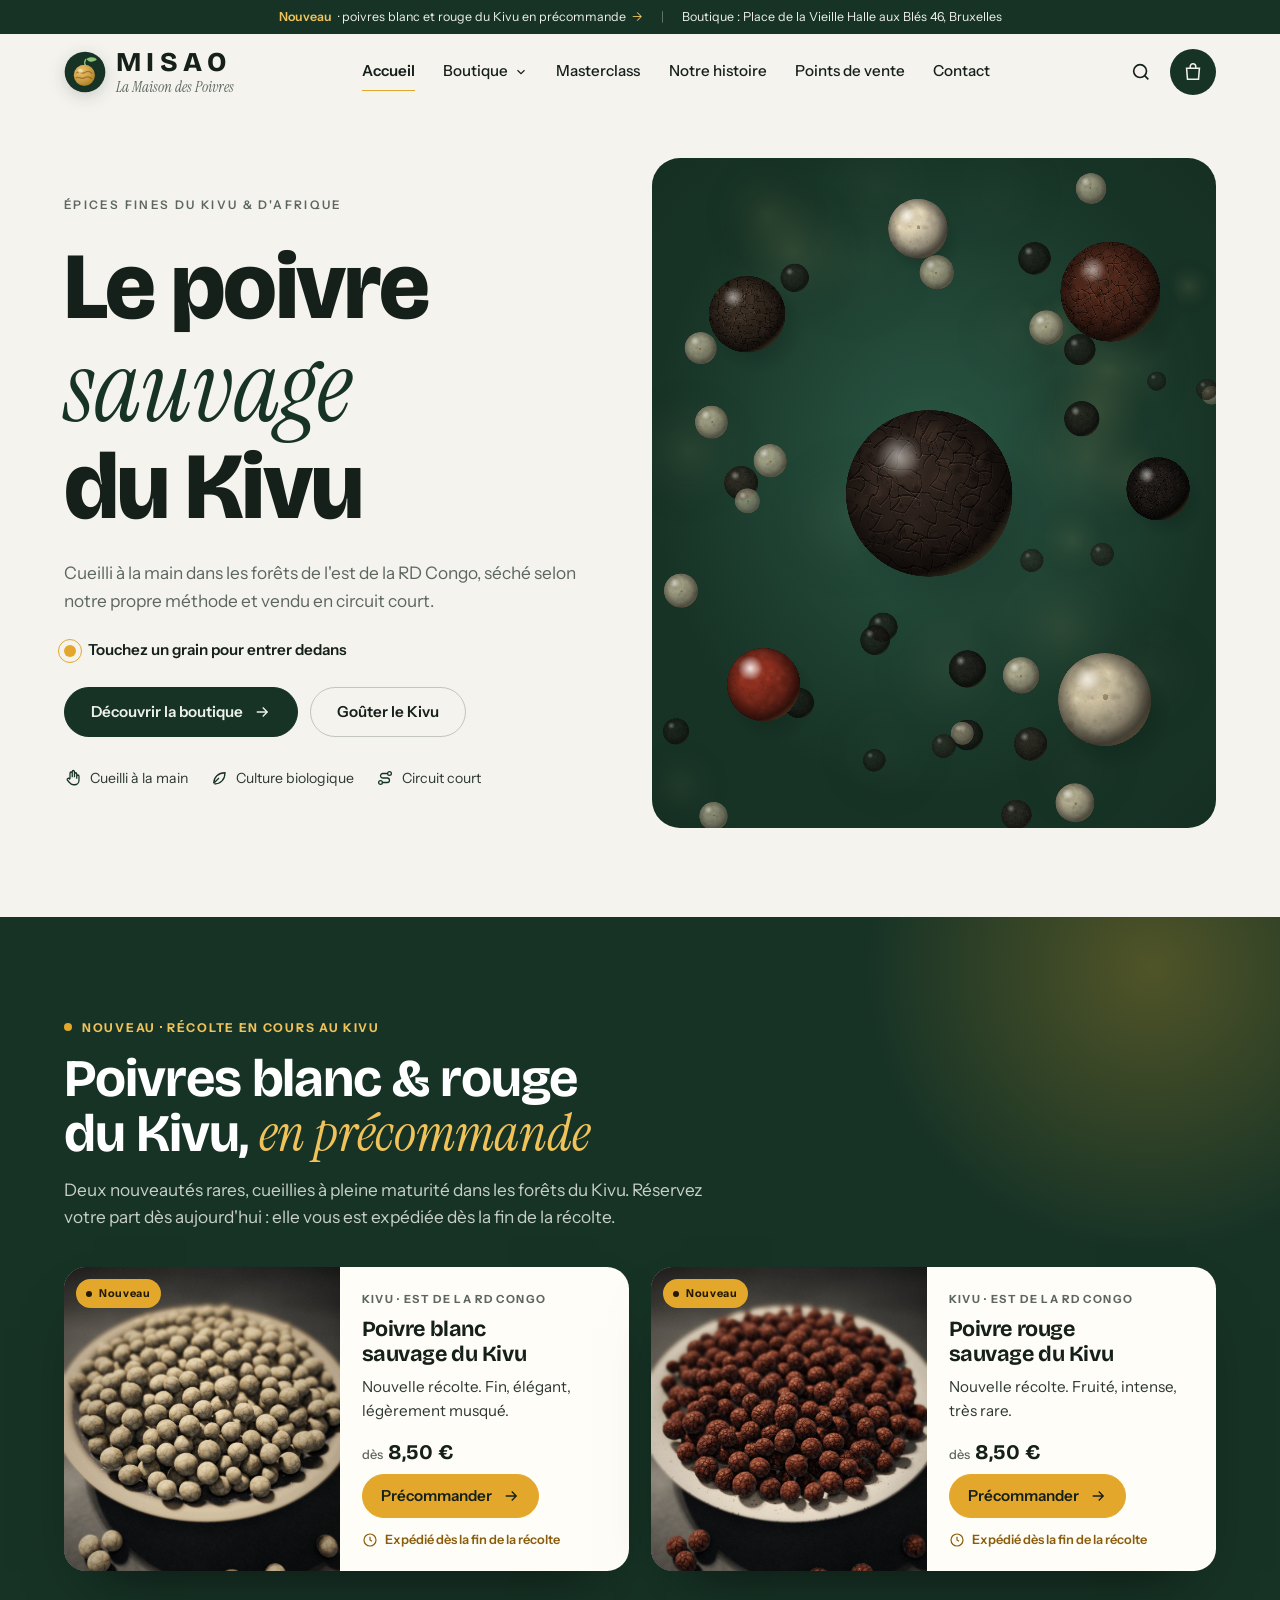
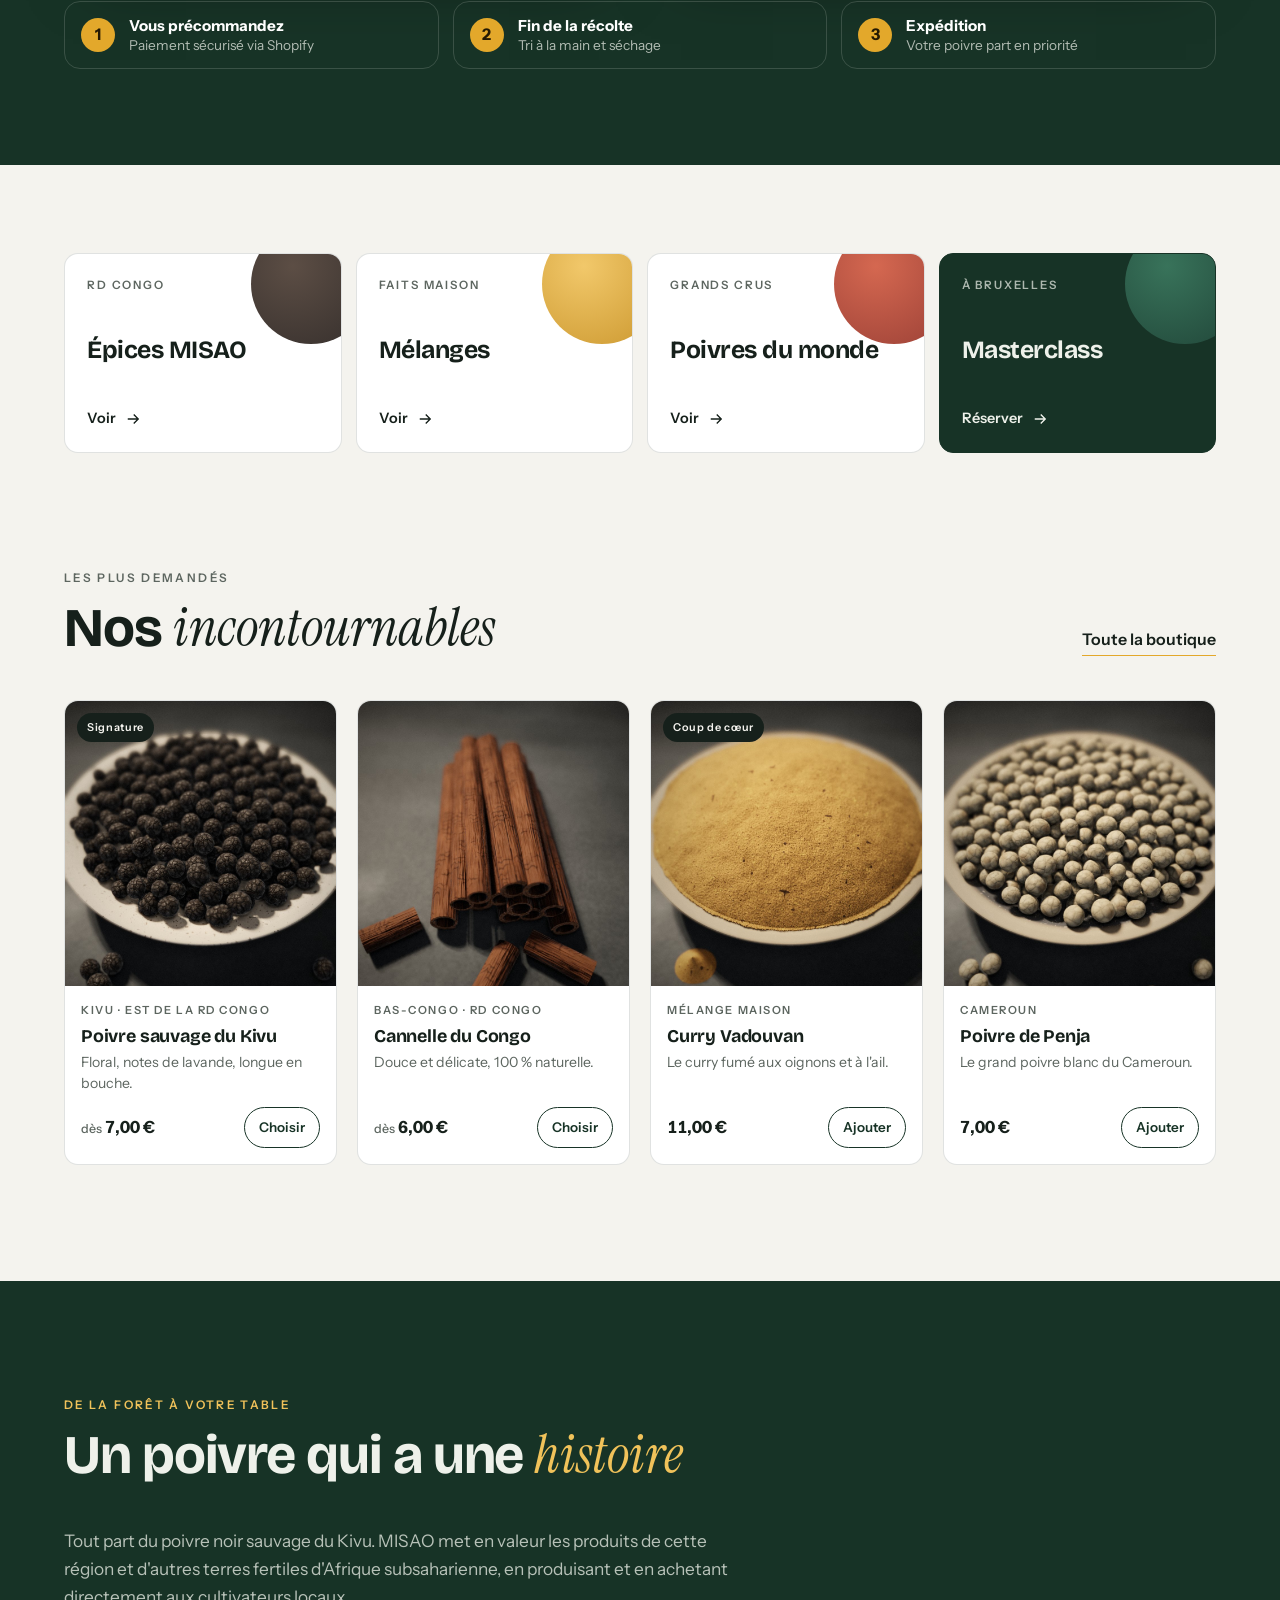
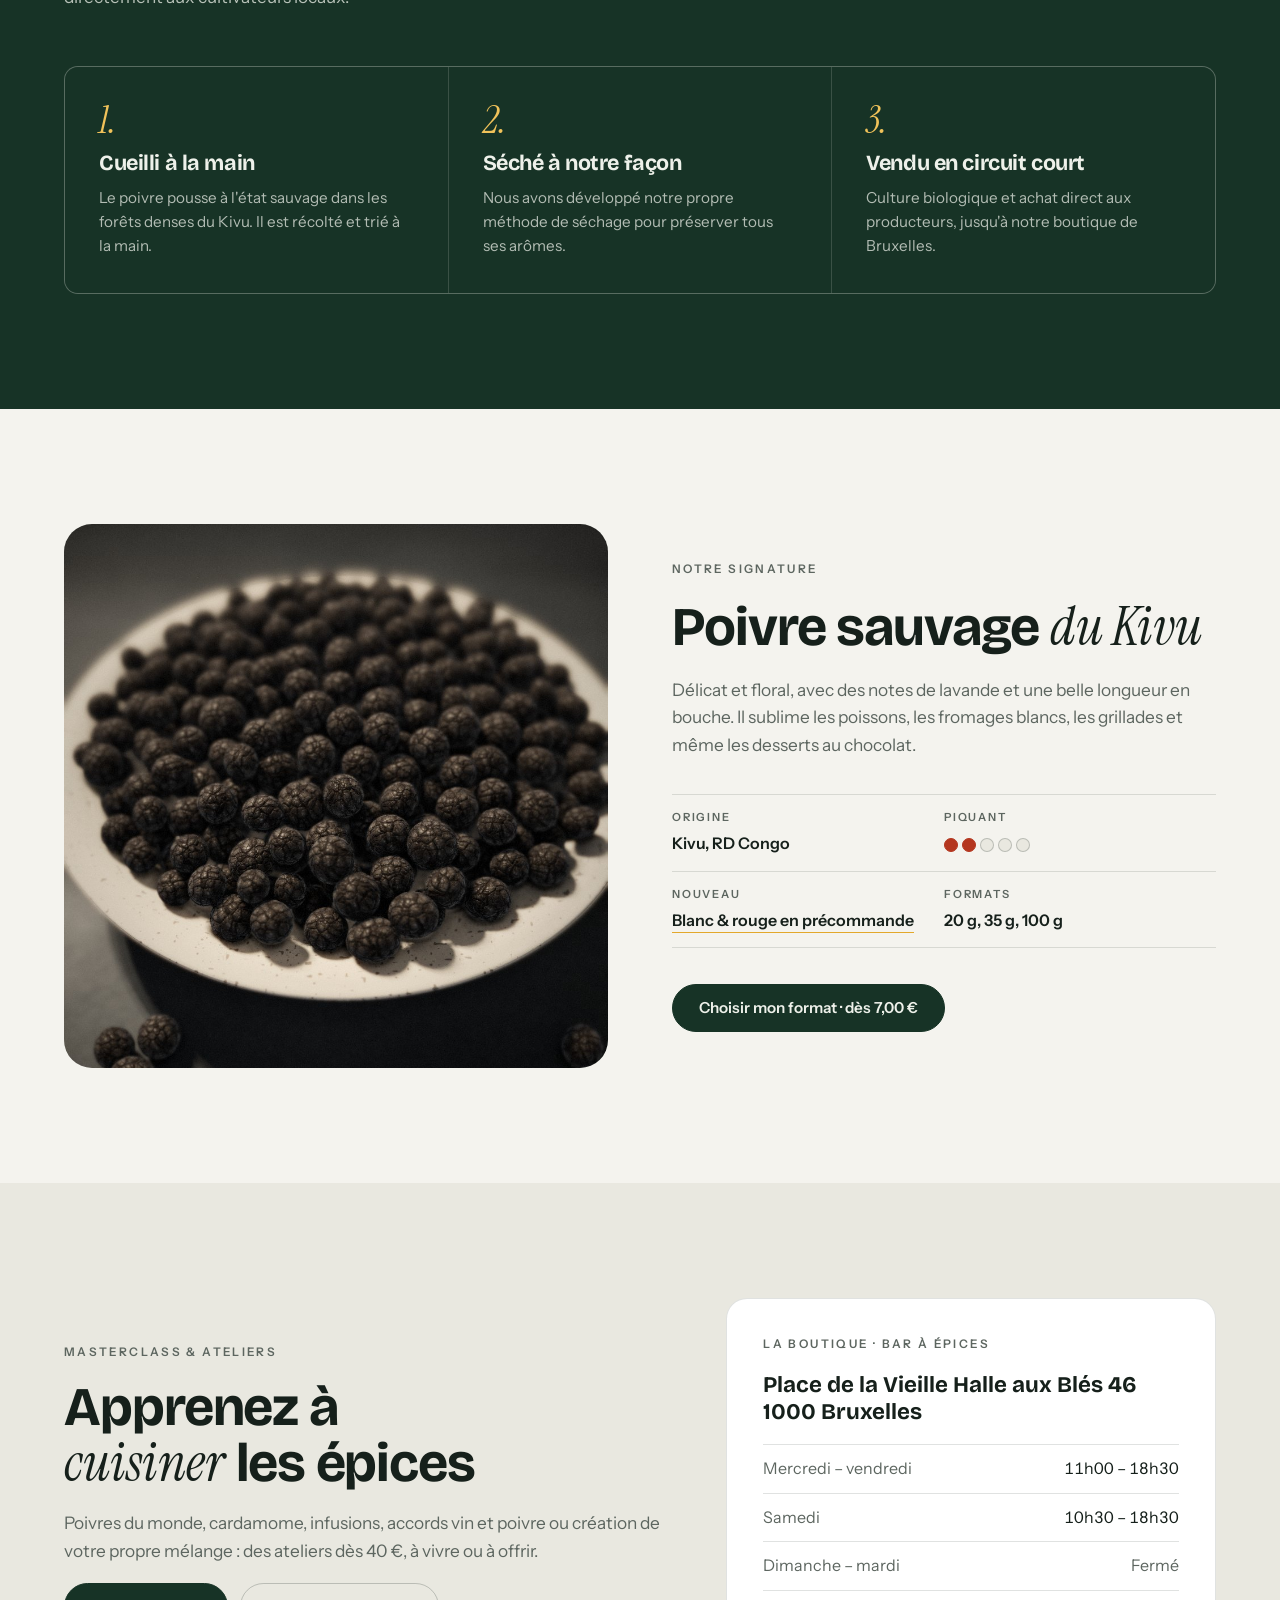
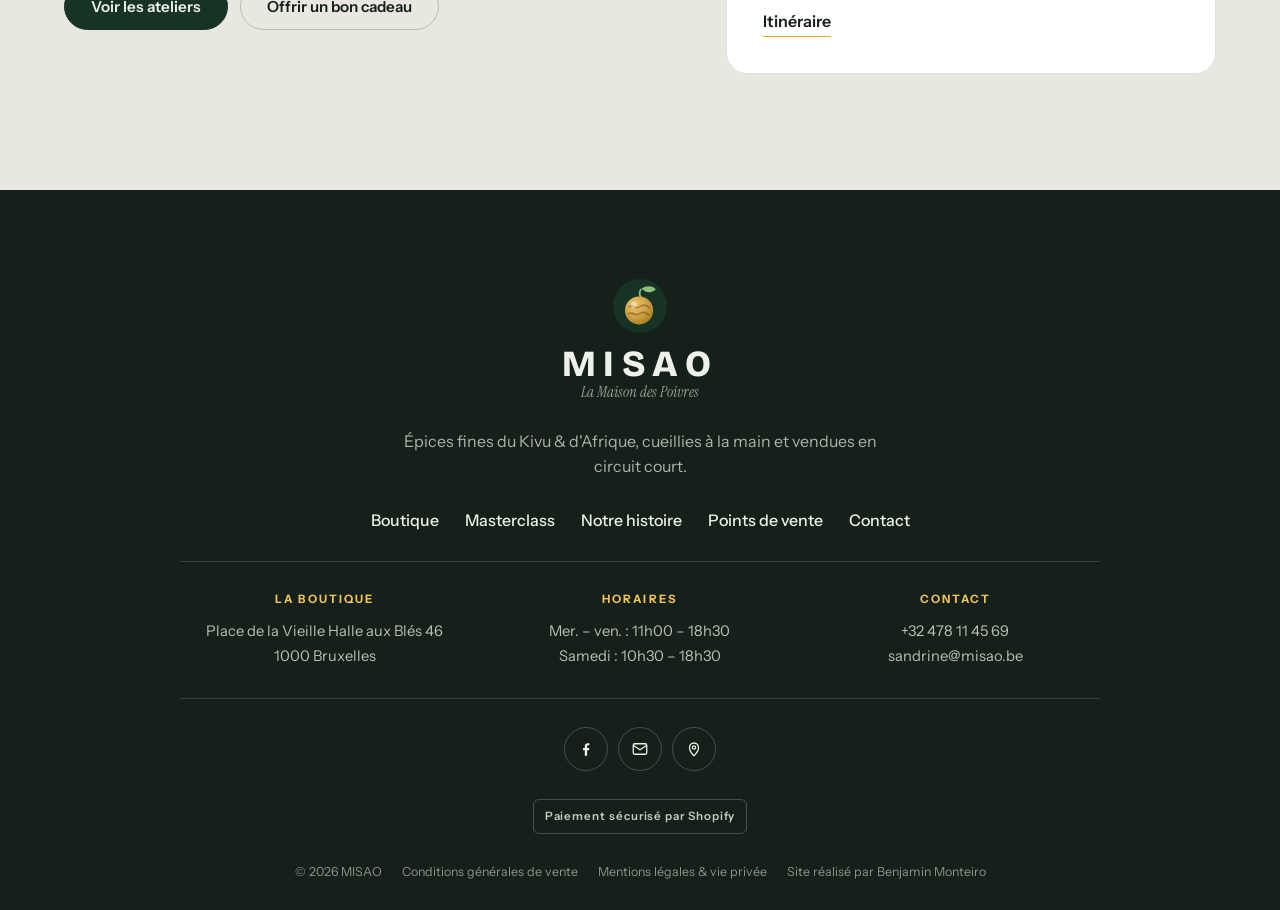
<file: index.html>
<!doctype html>
<html lang="fr">
<head>
<meta charset="utf-8">
<meta name="viewport" content="width=device-width, initial-scale=1, viewport-fit=cover">
<title>MISAO · Épices fines du Kivu & d'Afrique</title>
<meta name="description" content="MISAO, La Maison des Poivres : poivre sauvage du Kivu, épices du Congo, mélanges maison et poivres du monde. Boutique en ligne et bar à épices à Bruxelles.">
<link rel="preconnect" href="https://fonts.googleapis.com">
<link rel="preconnect" href="https://fonts.gstatic.com" crossorigin>
<link rel="stylesheet" href="https://fonts.googleapis.com/css2?family=Bricolage+Grotesque:opsz,wght@12..96,500;12..96,700;12..96,800&family=Instrument+Sans:wght@400;500;600;700&family=Instrument+Serif:ital@0;1&display=swap">
<link rel="icon" type="image/svg+xml" href="data:image/svg+xml,%3Csvg xmlns='http://www.w3.org/2000/svg' viewBox='0 0 64 64'%3E%3Crect width='64' height='64' rx='16' fill='%23173326'/%3E%3Cpath d='M33 13c6-4 13-3 16 1-5 4-11 5-16-1z' fill='%238fc278'/%3E%3Ccircle cx='31' cy='36' r='17' fill='%23e3a82b'/%3E%3Cpath d='M19 32c5-3 8 3 13 0s8-3 12 1M18 40c5-3 9 3 14 0s8-2 12 1' stroke='%237a4f12' stroke-width='2.2' fill='none' stroke-linecap='round' opacity='.55'/%3E%3Ccircle cx='25' cy='29' r='4' fill='%23fff' opacity='.45'/%3E%3C/svg%3E">
<link rel="apple-touch-icon" href="apple-touch-icon.png">
<link rel="stylesheet" href="style.css">
</head>
<body>
<header class="site-header">
  <div class="annonce"><a href="nouveautes.html" class="an-link"><b>Nouveau</b> · poivres blanc et rouge du Kivu en précommande <span class="an-go" aria-hidden="true">→</span></a><span class="sep hide-s">|</span><span class="hide-s">Boutique : Place de la Vieille Halle aux Blés 46, Bruxelles</span></div>
  <div class="wrap hbar">
    <a href="index.html" class="logo" aria-label="MISAO, retour à l'accueil"><svg class="mark" viewBox="0 0 64 64" aria-hidden="true"><circle cx="32" cy="32" r="31" fill="#173326"/><path d="M34 12c6-4 13-3 16 1-5 4-11 5-16-1z" fill="#8fc278"/><path d="M33 13c-2 3-2 6 0 9" stroke="#8fc278" stroke-width="2" fill="none" stroke-linecap="round"/><circle cx="31" cy="37" r="16" fill="#e3a82b"/><circle cx="31" cy="37" r="16" fill="url(#lg-g)"/><path d="M19.5 33c4.5-3 7.5 3 12 0s7.5-3 11 1M18.5 41c4.5-3 8 3 12.5 0s7.5-2 11 1" stroke="#7a4f12" stroke-width="2" fill="none" stroke-linecap="round" opacity=".55"/><circle cx="25" cy="30.5" r="3.6" fill="#fff" opacity=".45"/><defs><radialGradient id="lg-g" cx=".35" cy=".3" r=".8"><stop offset="0" stop-color="#fff" stop-opacity=".25"/><stop offset="1" stop-color="#5a3a08" stop-opacity=".45"/></radialGradient></defs></svg><span class="lt"><span class="m">MISAO</span><span class="s">La Maison des Poivres</span></span></a>
    <nav class="nav" id="nav" aria-label="Navigation principale"><a href="index.html" class="active" aria-current="page">Accueil</a><div class="dd"><a href="boutique.html" class="dd-top">Boutique <svg viewBox="0 0 24 24" fill="none" stroke="currentColor" stroke-width="2" aria-hidden="true"><path d="M6 9l6 6 6-6"/></svg></a><div class="dd-menu"><div class="dd-panel"><a href="nouveautes.html" class="dd-new"><span class="dd-dot d0"></span><span><b>Nouveautés · Précommande <em>Nouveau</em></b><small>Poivres blanc &amp; rouge du Kivu</small></span></a><a href="epices-misao.html"><span class="dd-dot d1"></span><span><b>Épices MISAO</b><small>Poivres sauvages et épices du Congo</small></span></a><a href="melanges.html"><span class="dd-dot d2"></span><span><b>Mélanges</b><small>Curry vadouvan, chaï, berbéré…</small></span></a><a href="poivres-du-monde.html"><span class="dd-dot d3"></span><span><b>Poivres du monde</b><small>Penja, Kampot, Madagascar…</small></span></a><a href="boutique.html" class="dd-all">Voir toute la boutique <svg viewBox="0 0 24 24" fill="none" stroke="currentColor" stroke-width="1.8" aria-hidden="true"><path d="M5 12h14M13 6l6 6-6 6"/></svg></a></div></div></div><a href="masterclass.html">Masterclass</a><a href="maison.html">Notre histoire</a><a href="points-de-vente.html">Points de vente</a><a href="contact.html">Contact</a></nav>
    <div class="hicons">
      <button type="button" class="ibtn" id="hs-open" aria-label="Rechercher un produit" aria-expanded="false" aria-controls="hsearch"><svg viewBox="0 0 24 24" fill="none" stroke="currentColor" stroke-width="1.8" aria-hidden="true"><circle cx="11" cy="11" r="7"/><path d="M20 20l-4-4"/></svg></button>
      <a href="panier.html" class="ibtn cart-btn" aria-label="Voir le panier"><svg viewBox="0 0 24 24" fill="none" stroke="currentColor" stroke-width="1.7" aria-hidden="true"><path d="M5 8h14l-1 12H6L5 8z"/><path d="M9 8V6a3 3 0 0 1 6 0v2"/></svg><span class="cart-count" hidden>0</span></a>
      <button class="ibtn burger" id="burger" aria-label="Ouvrir le menu" aria-expanded="false" aria-controls="nav"><span></span><span></span><span></span></button>
    </div>
  </div>
  <div class="hsearch" id="hsearch" role="dialog" aria-modal="false" aria-label="Rechercher dans la boutique" hidden>
    <div class="hs-panel">
      <div class="hs-field">
        <span class="hs-ico" aria-hidden="true"><svg viewBox="0 0 24 24" fill="none" stroke="currentColor" stroke-width="1.8" aria-hidden="true"><circle cx="11" cy="11" r="7"/><path d="M20 20l-4-4"/></svg></span>
        <input id="hs-input" type="search" placeholder="Poivre, cannelle, curry, atelier…" aria-label="Rechercher un produit" autocomplete="off" spellcheck="false" role="combobox" aria-expanded="false" aria-controls="hs-results" aria-autocomplete="list">
        <button type="button" class="hs-clear" id="hs-clear" aria-label="Effacer" hidden><svg viewBox="0 0 24 24" fill="none" stroke="currentColor" stroke-width="2" aria-hidden="true"><path d="M7 7l10 10M17 7L7 17"/></svg></button>
        <kbd class="hs-kbd" aria-hidden="true">Échap</kbd>
        <button type="button" class="hs-close" id="hs-close" aria-label="Fermer la recherche"><svg viewBox="0 0 24 24" fill="none" stroke="currentColor" stroke-width="1.8" aria-hidden="true"><path d="M6 6l12 12M18 6L6 18"/></svg></button>
      </div>
      <div class="hs-results" id="hs-results" role="listbox" aria-label="Résultats"></div>
    </div>
  </div>
</header>

<main>
  <section class="hero">
    <div class="wrap hero-grid">
      <div class="hero-copy">
        <p class="eyebrow">Épices fines du Kivu &amp; d'Afrique</p>
        <h1>Le poivre <span class="serif">sauvage</span> du Kivu</h1>
        <p class="lead">Cueilli à la main dans les forêts de l'est de la RD Congo, séché selon notre propre méthode et vendu en circuit court.</p>
        <p class="hint"><span class="pulse" aria-hidden="true"></span>Touchez un grain pour entrer dedans</p>
        <div class="hero-cta"><a href="boutique.html" class="btn">Découvrir la boutique <svg viewBox="0 0 24 24" fill="none" stroke="currentColor" stroke-width="1.8" aria-hidden="true"><path d="M5 12h14M13 6l6 6-6 6"/></svg></a><button class="btn ghost" data-open="poivre-kivu">Goûter le Kivu</button></div>
        <div class="trust"><span><svg viewBox="0 0 24 24" fill="none" stroke="currentColor" stroke-width="1.7" aria-hidden="true"><path d="M8 13V5.5a1.5 1.5 0 0 1 3 0V11m0-1.5v-6a1.5 1.5 0 0 1 3 0V11m0-4.5a1.5 1.5 0 0 1 3 0V13m0-3.5a1.5 1.5 0 0 1 3 0V15a6 6 0 0 1-6 6h-1.5a6 6 0 0 1-5-2.7L4.6 15a1.6 1.6 0 0 1 2.6-1.9L8 14"/></svg>Cueilli à la main</span><span><svg viewBox="0 0 24 24" fill="none" stroke="currentColor" stroke-width="1.7" aria-hidden="true"><path d="M5 19c0-8 6-14 15-14 0 9-6 15-14 15"/><path d="M5 19l7-7"/></svg>Culture biologique</span><span><svg viewBox="0 0 24 24" fill="none" stroke="currentColor" stroke-width="1.7" aria-hidden="true"><circle cx="6" cy="18" r="2.5"/><circle cx="18" cy="6" r="2.5"/><path d="M8.5 18H15a3 3 0 0 0 0-6H9a3 3 0 0 1 0-6h6.5"/></svg>Circuit court</span></div>
      </div>
      <div class="hero-art cosmos" id="cosmos" aria-label="Nos poivres : touchez un grain pour le découvrir">
        <canvas id="spheres" aria-hidden="true"></canvas>
        <div class="orbs" id="orbs"></div>
        <div class="orb-tip" id="orb-tip" hidden></div>
      </div>
    </div>
  </section>

  <section class="pre-band" id="precommande" aria-labelledby="pre-title">
    <div class="wrap">
      <div class="pre-head">
        <p class="pre-kicker"><span class="live-dot" aria-hidden="true"></span>Nouveau · Récolte en cours au Kivu</p>
        <h2 id="pre-title">Poivres blanc &amp; rouge du Kivu, <span class="serif">en précommande</span></h2>
        <p class="lead">Deux nouveautés rares, cueillies à pleine maturité dans les forêts du Kivu. Réservez votre part dès aujourd'hui : elle vous est expédiée dès la fin de la récolte.</p>
      </div>
      <div class="pre-grid" data-preorder></div>
      <ol class="pre-steps">
        <li><span>1</span><p><b>Vous précommandez</b>Paiement sécurisé via Shopify</p></li>
        <li><span>2</span><p><b>Fin de la récolte</b>Tri à la main et séchage</p></li>
        <li><span>3</span><p><b>Expédition</b>Votre poivre part en priorité</p></li>
      </ol>
    </div>
  </section>

  <section class="cats" aria-label="Catégories">
    <div class="wrap cat-grid">
      <a class="cat c1" href="epices-misao.html"><span class="dot"></span><span class="n">RD Congo</span><div><h3>Épices MISAO</h3></div><span class="go"><span>Voir</span> <svg viewBox="0 0 24 24" fill="none" stroke="currentColor" stroke-width="1.8" aria-hidden="true"><path d="M5 12h14M13 6l6 6-6 6"/></svg></span></a>
      <a class="cat c2" href="melanges.html"><span class="dot"></span><span class="n">Faits maison</span><div><h3>Mélanges</h3></div><span class="go"><span>Voir</span> <svg viewBox="0 0 24 24" fill="none" stroke="currentColor" stroke-width="1.8" aria-hidden="true"><path d="M5 12h14M13 6l6 6-6 6"/></svg></span></a>
      <a class="cat c3" href="poivres-du-monde.html"><span class="dot"></span><span class="n">Grands crus</span><div><h3>Poivres du monde</h3></div><span class="go"><span>Voir</span> <svg viewBox="0 0 24 24" fill="none" stroke="currentColor" stroke-width="1.8" aria-hidden="true"><path d="M5 12h14M13 6l6 6-6 6"/></svg></span></a>
      <a class="cat c4" href="masterclass.html"><span class="dot"></span><span class="n">À Bruxelles</span><div><h3>Masterclass</h3></div><span class="go"><span>Réserver</span> <svg viewBox="0 0 24 24" fill="none" stroke="currentColor" stroke-width="1.8" aria-hidden="true"><path d="M5 12h14M13 6l6 6-6 6"/></svg></span></a>
    </div>
  </section>

  <section class="best" style="padding-top:0">
    <div class="wrap">
      <div class="head"><div><p class="eyebrow">Les plus demandés</p><h2>Nos <span class="serif">incontournables</span></h2></div><a class="link" href="boutique.html">Toute la boutique</a></div>
      <div class="pgrid" data-grid="vedettes"></div>
    </div>
  </section>

  <section class="story">
    <div class="wrap">
      <div class="head"><div><p class="eyebrow">De la forêt à votre table</p><h2>Un poivre qui a une <span class="serif">histoire</span></h2></div></div>
      <p class="lead">Tout part du poivre noir sauvage du Kivu. MISAO met en valeur les produits de cette région et d'autres terres fertiles d'Afrique subsaharienne, en produisant et en achetant directement aux cultivateurs locaux.</p>
      <div class="steps">
        <div class="step"><span class="i">1.</span><h3>Cueilli à la main</h3><p>Le poivre pousse à l'état sauvage dans les forêts denses du Kivu. Il est récolté et trié à la main.</p></div>
        <div class="step"><span class="i">2.</span><h3>Séché à notre façon</h3><p>Nous avons développé notre propre méthode de séchage pour préserver tous ses arômes.</p></div>
        <div class="step"><span class="i">3.</span><h3>Vendu en circuit court</h3><p>Culture biologique et achat direct aux producteurs, jusqu'à notre boutique de Bruxelles.</p></div>
      </div>
    </div>
  </section>

  <section>
    <div class="wrap feature">
      <div class="feature-media" data-spotlight="poivre-kivu"></div>
      <div class="feature-copy">
        <p class="eyebrow">Notre signature</p>
        <h2>Poivre sauvage <span class="serif">du Kivu</span></h2>
        <p class="lead">Délicat et floral, avec des notes de lavande et une belle longueur en bouche. Il sublime les poissons, les fromages blancs, les grillades et même les desserts au chocolat.</p>
        <dl class="facts">
          <div><dt>Origine</dt><dd>Kivu, RD Congo</dd></div>
          <div><dt>Piquant</dt><dd><span class="heat" aria-label="2 sur 5"><i class="on"></i><i class="on"></i><i></i><i></i><i></i></span></dd></div>
          <div><dt>Nouveau</dt><dd><a class="link" href="nouveautes.html">Blanc &amp; rouge en précommande</a></dd></div>
          <div><dt>Formats</dt><dd>20 g, 35 g, 100 g</dd></div>
        </dl>
        <div class="hero-cta"><button class="btn" data-open="poivre-kivu">Choisir mon format · dès 7,00 €</button></div>
      </div>
    </div>
  </section>

  <section class="band">
    <div class="wrap split">
      <div>
        <p class="eyebrow">Masterclass &amp; ateliers</p>
        <h2>Apprenez à <span class="serif">cuisiner</span> les épices</h2>
        <p class="lead">Poivres du monde, cardamome, infusions, accords vin et poivre ou création de votre propre mélange : des ateliers dès 40 €, à vivre ou à offrir.</p>
        <div class="hero-cta"><a class="btn" href="masterclass.html">Voir les ateliers</a><a class="btn ghost" href="masterclass.html#offrir">Offrir un bon cadeau</a></div>
      </div>
      <div class="shopcard">
        <p class="eyebrow">La boutique · bar à épices</p>
        <p class="addr">Place de la Vieille Halle aux Blés 46<br>1000 Bruxelles</p>
        <div class="hours">
            <div><span>Mercredi – vendredi</span><span>11h00 – 18h30</span></div>
            <div><span>Samedi</span><span>10h30 – 18h30</span></div>
            <div class="closed"><span>Dimanche – mardi</span><span>Fermé</span></div>
          </div>
        <a class="link" href="https://www.google.com/maps/dir/?api=1&amp;destination=Place+de+la+Vieille+Halle+aux+Bl%C3%A9s+46+1000+Bruxelles" target="_blank" rel="noopener" style="justify-self:start">Itinéraire</a>
      </div>
    </div>
  </section>
</main>

<footer class="site-footer">
  <div class="wrap foot">
    <a href="index.html" class="logo"><svg class="mark" viewBox="0 0 64 64" aria-hidden="true"><circle cx="32" cy="32" r="31" fill="#173326"/><path d="M34 12c6-4 13-3 16 1-5 4-11 5-16-1z" fill="#8fc278"/><path d="M33 13c-2 3-2 6 0 9" stroke="#8fc278" stroke-width="2" fill="none" stroke-linecap="round"/><circle cx="31" cy="37" r="16" fill="#e3a82b"/><circle cx="31" cy="37" r="16" fill="url(#lg-f)"/><path d="M19.5 33c4.5-3 7.5 3 12 0s7.5-3 11 1M18.5 41c4.5-3 8 3 12.5 0s7.5-2 11 1" stroke="#7a4f12" stroke-width="2" fill="none" stroke-linecap="round" opacity=".55"/><circle cx="25" cy="30.5" r="3.6" fill="#fff" opacity=".45"/><defs><radialGradient id="lg-f" cx=".35" cy=".3" r=".8"><stop offset="0" stop-color="#fff" stop-opacity=".25"/><stop offset="1" stop-color="#5a3a08" stop-opacity=".45"/></radialGradient></defs></svg><span class="lt"><span class="m">MISAO</span><span class="s">La Maison des Poivres</span></span></a>
    <p class="foot-tag">Épices fines du Kivu &amp; d'Afrique, cueillies à la main et vendues en circuit court.</p>
    <nav class="foot-nav" aria-label="Pied de page">
      <a href="boutique.html">Boutique</a><a href="masterclass.html">Masterclass</a><a href="maison.html">Notre histoire</a><a href="points-de-vente.html">Points de vente</a><a href="contact.html">Contact</a>
    </nav>
    <div class="foot-cols">
      <div><h4>La boutique</h4><p>Place de la Vieille Halle aux Blés 46<br>1000 Bruxelles</p></div>
      <div><h4>Horaires</h4><p>Mer. – ven. : 11h00 – 18h30<br>Samedi : 10h30 – 18h30</p></div>
      <div><h4>Contact</h4><p><a href="tel:+32478114569">+32 478 11 45 69</a><br><a href="mailto:sandrine@misao.be">sandrine@misao.be</a></p></div>
    </div>
    <div class="socials">
      <a href="https://www.facebook.com/misaokivu/" target="_blank" rel="noopener" aria-label="Facebook"><svg viewBox="0 0 24 24" fill="currentColor" aria-hidden="true"><path d="M13.5 21v-7.5h2.5l.4-3h-2.9V8.6c0-.9.3-1.5 1.5-1.5H16.5V4.4c-.3 0-1.2-.1-2.3-.1-2.3 0-3.8 1.4-3.8 3.9v2.3H8v3h2.4V21h3.1z"/></svg></a>
      <a href="contact.html" aria-label="Nous écrire"><svg viewBox="0 0 24 24" fill="none" stroke="currentColor" stroke-width="1.7" aria-hidden="true"><rect x="3" y="5" width="18" height="14" rx="2"/><path d="M3 7l9 6 9-6"/></svg></a>
      <a href="points-de-vente.html" aria-label="Points de vente"><svg viewBox="0 0 24 24" fill="none" stroke="currentColor" stroke-width="1.7" aria-hidden="true"><path d="M12 21s-6-5.6-6-11a6 6 0 0 1 12 0c0 5.4-6 11-6 11z"/><circle cx="12" cy="10" r="2.2"/></svg></a>
    </div>
    <div class="pay"><span>Paiement sécurisé par Shopify</span></div>
    <div class="legal">
      <span>© <span id="year">2026</span> MISAO</span>
      <a href="cgv.html">Conditions générales de vente</a>
      <a href="mentions-legales.html">Mentions légales &amp; vie privée</a>
      <span>Site réalisé par Benjamin Monteiro</span>
    </div>
  </div>
</footer>

<script src="catalogue.js"></script>
<script src="app.js"></script>
<canvas id="dive" class="dive" hidden aria-hidden="true"></canvas>
<div class="inside" id="inside" role="dialog" aria-modal="true" aria-labelledby="in-title" hidden>
  <canvas id="inside-cv" aria-hidden="true"></canvas>
  <div class="in-words" id="in-words" aria-hidden="true"></div>
  <div class="in-top">
    <button class="in-close" id="in-close" type="button"><svg viewBox="0 0 24 24" fill="none" stroke="currentColor" stroke-width="1.8" aria-hidden="true"><path d="M19 12H5M11 6l-6 6 6 6"/></svg>Revenir aux grains</button>
    <div class="in-nav"><button id="in-prev" type="button" aria-label="Grain précédent"><svg viewBox="0 0 24 24" fill="none" stroke="currentColor" stroke-width="1.8" aria-hidden="true"><path d="M15 6l-6 6 6 6"/></svg></button><span id="in-count"></span><button id="in-next" type="button" aria-label="Grain suivant"><svg viewBox="0 0 24 24" fill="none" stroke="currentColor" stroke-width="1.8" aria-hidden="true"><path d="M9 6l6 6-6 6"/></svg></button></div>
  </div>
  <div class="in-panel" id="in-panel"><div class="in-body" id="in-body"></div></div>
</div>
<script src="accueil.js"></script>
</body>
</html>
</file>
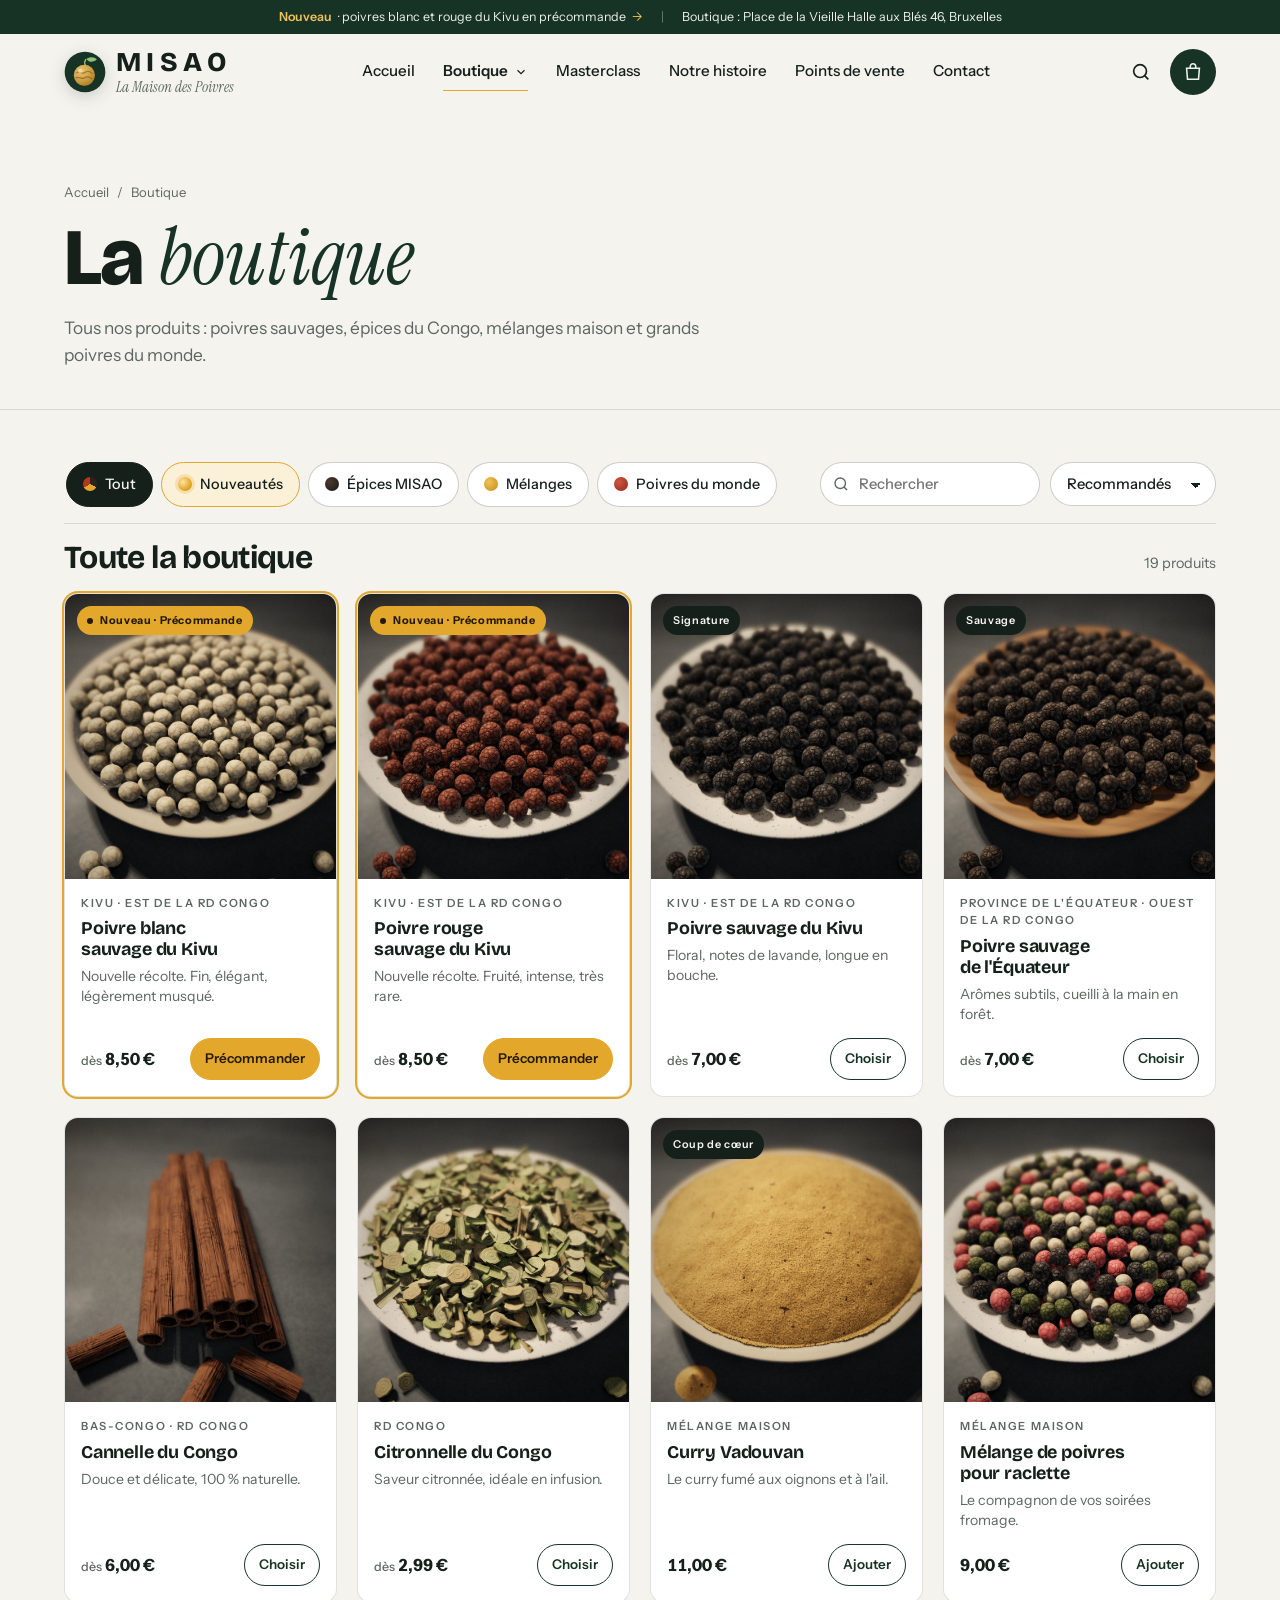
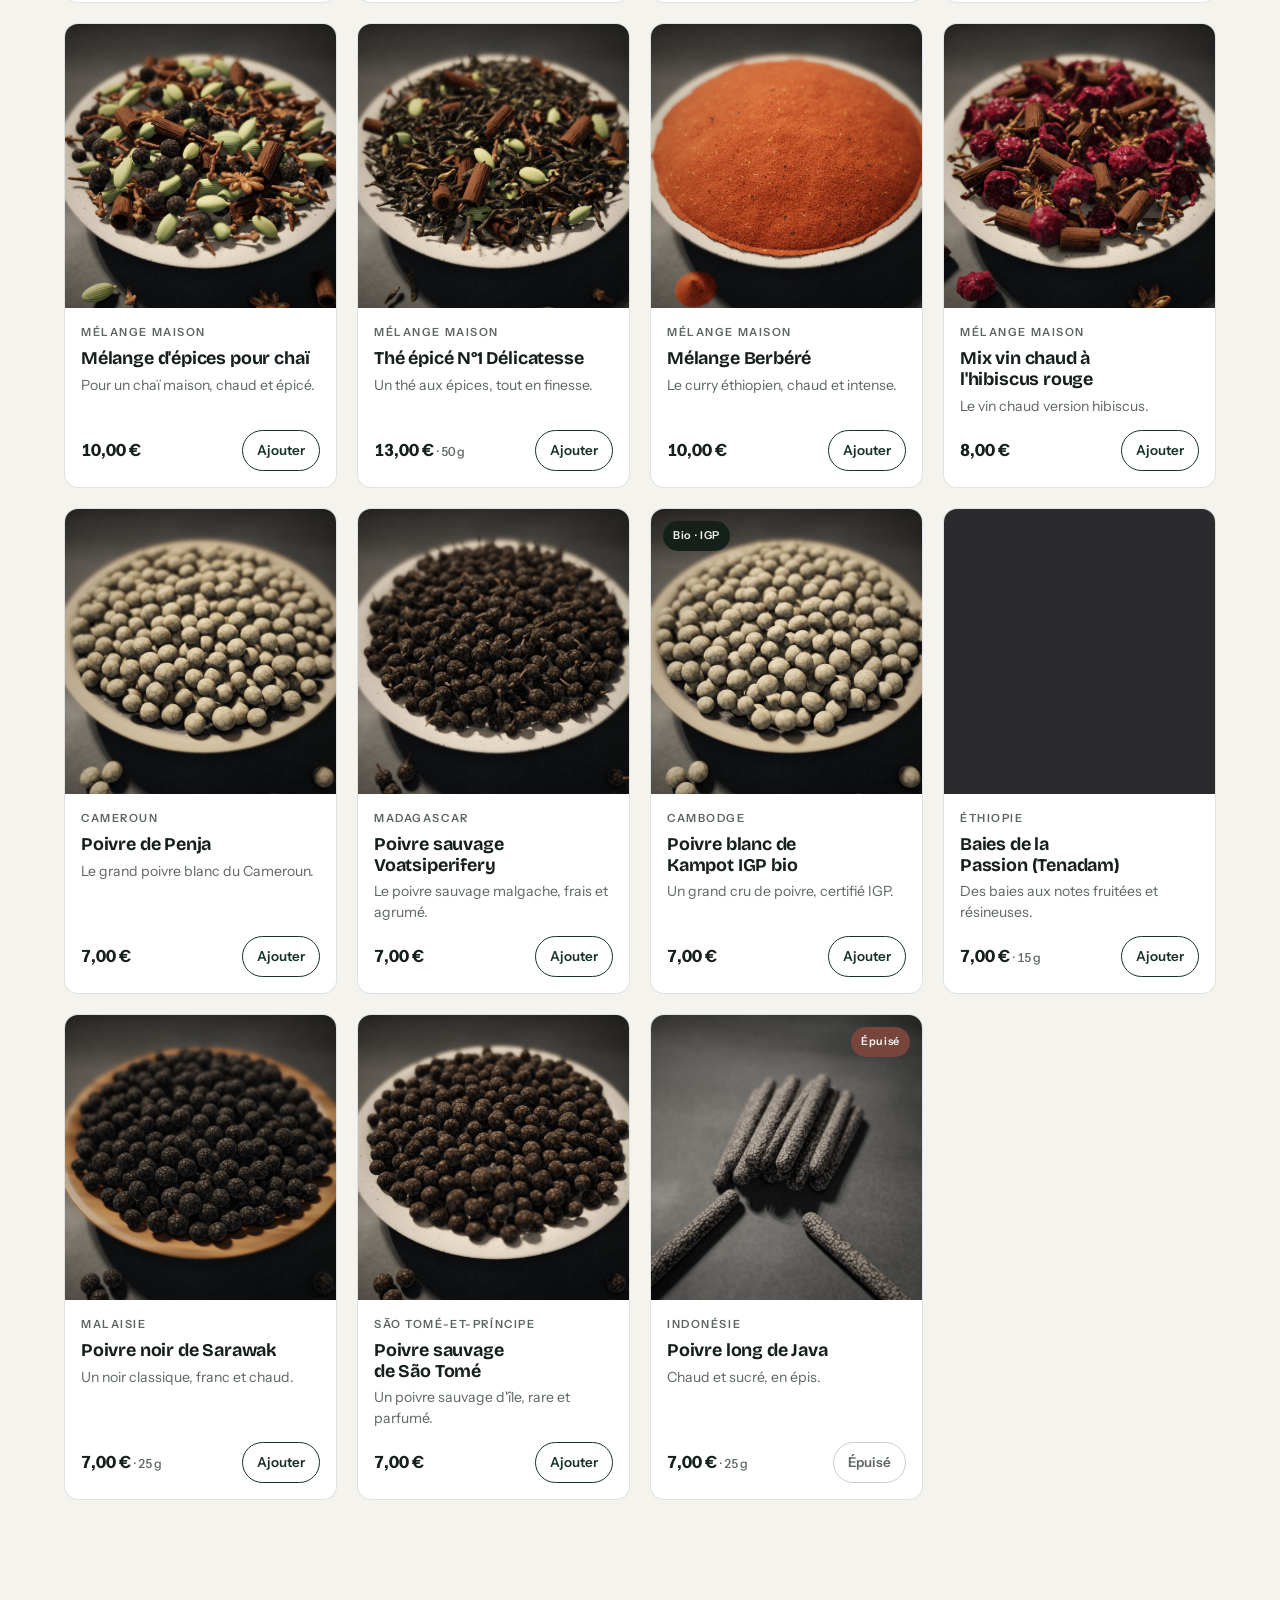
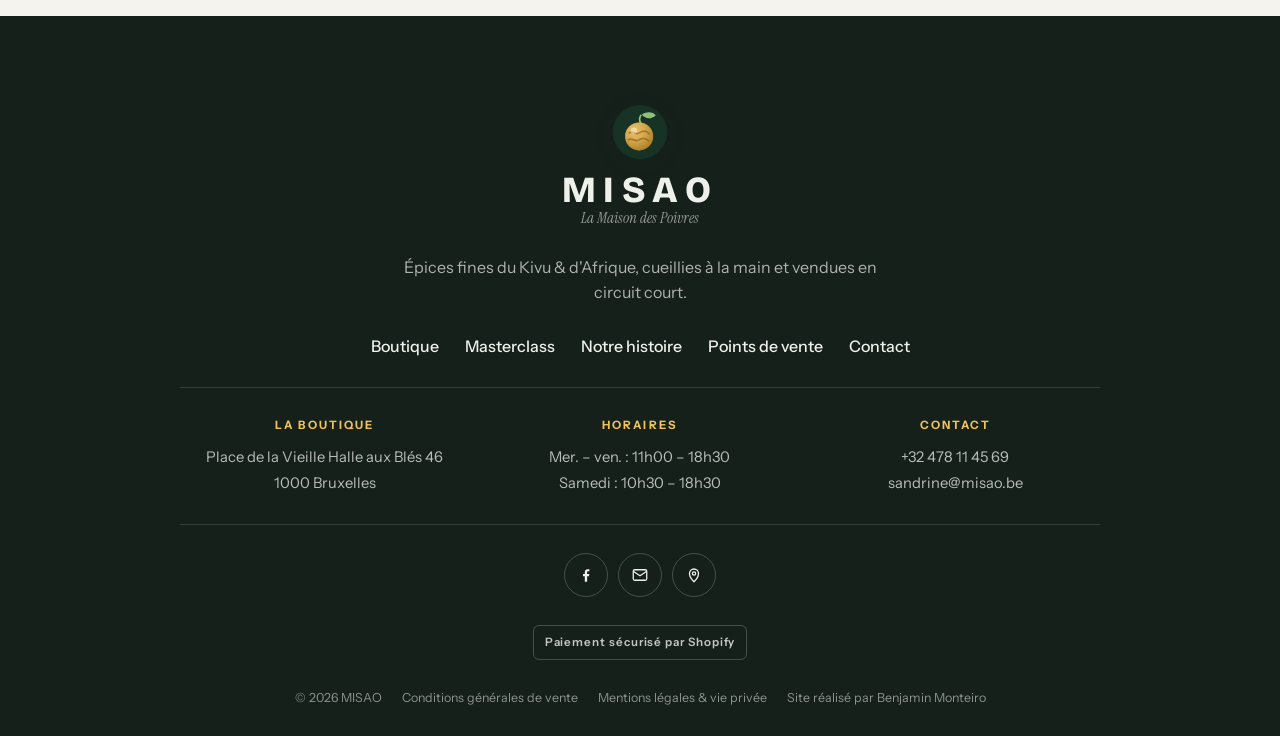
<file: boutique.html>
<!doctype html>
<html lang="fr">
<head>
<meta charset="utf-8">
<meta name="viewport" content="width=device-width, initial-scale=1, viewport-fit=cover">
<title>Boutique · MISAO</title>
<meta name="description" content="MISAO, La Maison des Poivres : poivre sauvage du Kivu, épices du Congo, mélanges maison et poivres du monde. Boutique en ligne et bar à épices à Bruxelles.">
<link rel="preconnect" href="https://fonts.googleapis.com">
<link rel="preconnect" href="https://fonts.gstatic.com" crossorigin>
<link rel="stylesheet" href="https://fonts.googleapis.com/css2?family=Bricolage+Grotesque:opsz,wght@12..96,500;12..96,700;12..96,800&family=Instrument+Sans:wght@400;500;600;700&family=Instrument+Serif:ital@0;1&display=swap">
<link rel="icon" type="image/svg+xml" href="data:image/svg+xml,%3Csvg xmlns='http://www.w3.org/2000/svg' viewBox='0 0 64 64'%3E%3Crect width='64' height='64' rx='16' fill='%23173326'/%3E%3Cpath d='M33 13c6-4 13-3 16 1-5 4-11 5-16-1z' fill='%238fc278'/%3E%3Ccircle cx='31' cy='36' r='17' fill='%23e3a82b'/%3E%3Cpath d='M19 32c5-3 8 3 13 0s8-3 12 1M18 40c5-3 9 3 14 0s8-2 12 1' stroke='%237a4f12' stroke-width='2.2' fill='none' stroke-linecap='round' opacity='.55'/%3E%3Ccircle cx='25' cy='29' r='4' fill='%23fff' opacity='.45'/%3E%3C/svg%3E">
<link rel="apple-touch-icon" href="apple-touch-icon.png">
<link rel="stylesheet" href="style.css">
</head>
<body>
<header class="site-header">
  <div class="annonce"><a href="nouveautes.html" class="an-link"><b>Nouveau</b> · poivres blanc et rouge du Kivu en précommande <span class="an-go" aria-hidden="true">→</span></a><span class="sep hide-s">|</span><span class="hide-s">Boutique : Place de la Vieille Halle aux Blés 46, Bruxelles</span></div>
  <div class="wrap hbar">
    <a href="index.html" class="logo" aria-label="MISAO, retour à l'accueil"><svg class="mark" viewBox="0 0 64 64" aria-hidden="true"><circle cx="32" cy="32" r="31" fill="#173326"/><path d="M34 12c6-4 13-3 16 1-5 4-11 5-16-1z" fill="#8fc278"/><path d="M33 13c-2 3-2 6 0 9" stroke="#8fc278" stroke-width="2" fill="none" stroke-linecap="round"/><circle cx="31" cy="37" r="16" fill="#e3a82b"/><circle cx="31" cy="37" r="16" fill="url(#lg-g)"/><path d="M19.5 33c4.5-3 7.5 3 12 0s7.5-3 11 1M18.5 41c4.5-3 8 3 12.5 0s7.5-2 11 1" stroke="#7a4f12" stroke-width="2" fill="none" stroke-linecap="round" opacity=".55"/><circle cx="25" cy="30.5" r="3.6" fill="#fff" opacity=".45"/><defs><radialGradient id="lg-g" cx=".35" cy=".3" r=".8"><stop offset="0" stop-color="#fff" stop-opacity=".25"/><stop offset="1" stop-color="#5a3a08" stop-opacity=".45"/></radialGradient></defs></svg><span class="lt"><span class="m">MISAO</span><span class="s">La Maison des Poivres</span></span></a>
    <nav class="nav" id="nav" aria-label="Navigation principale"><a href="index.html">Accueil</a><div class="dd"><a href="boutique.html" class="dd-top active" aria-current="page">Boutique <svg viewBox="0 0 24 24" fill="none" stroke="currentColor" stroke-width="2" aria-hidden="true"><path d="M6 9l6 6 6-6"/></svg></a><div class="dd-menu"><div class="dd-panel"><a href="nouveautes.html" class="dd-new"><span class="dd-dot d0"></span><span><b>Nouveautés · Précommande <em>Nouveau</em></b><small>Poivres blanc &amp; rouge du Kivu</small></span></a><a href="epices-misao.html"><span class="dd-dot d1"></span><span><b>Épices MISAO</b><small>Poivres sauvages et épices du Congo</small></span></a><a href="melanges.html"><span class="dd-dot d2"></span><span><b>Mélanges</b><small>Curry vadouvan, chaï, berbéré…</small></span></a><a href="poivres-du-monde.html"><span class="dd-dot d3"></span><span><b>Poivres du monde</b><small>Penja, Kampot, Madagascar…</small></span></a><a href="boutique.html" class="dd-all">Voir toute la boutique <svg viewBox="0 0 24 24" fill="none" stroke="currentColor" stroke-width="1.8" aria-hidden="true"><path d="M5 12h14M13 6l6 6-6 6"/></svg></a></div></div></div><a href="masterclass.html">Masterclass</a><a href="maison.html">Notre histoire</a><a href="points-de-vente.html">Points de vente</a><a href="contact.html">Contact</a></nav>
    <div class="hicons">
      <button type="button" class="ibtn" id="hs-open" aria-label="Rechercher un produit" aria-expanded="false" aria-controls="hsearch"><svg viewBox="0 0 24 24" fill="none" stroke="currentColor" stroke-width="1.8" aria-hidden="true"><circle cx="11" cy="11" r="7"/><path d="M20 20l-4-4"/></svg></button>
      <a href="panier.html" class="ibtn cart-btn" aria-label="Voir le panier"><svg viewBox="0 0 24 24" fill="none" stroke="currentColor" stroke-width="1.7" aria-hidden="true"><path d="M5 8h14l-1 12H6L5 8z"/><path d="M9 8V6a3 3 0 0 1 6 0v2"/></svg><span class="cart-count" hidden>0</span></a>
      <button class="ibtn burger" id="burger" aria-label="Ouvrir le menu" aria-expanded="false" aria-controls="nav"><span></span><span></span><span></span></button>
    </div>
  </div>
  <div class="hsearch" id="hsearch" role="dialog" aria-modal="false" aria-label="Rechercher dans la boutique" hidden>
    <div class="hs-panel">
      <div class="hs-field">
        <span class="hs-ico" aria-hidden="true"><svg viewBox="0 0 24 24" fill="none" stroke="currentColor" stroke-width="1.8" aria-hidden="true"><circle cx="11" cy="11" r="7"/><path d="M20 20l-4-4"/></svg></span>
        <input id="hs-input" type="search" placeholder="Poivre, cannelle, curry, atelier…" aria-label="Rechercher un produit" autocomplete="off" spellcheck="false" role="combobox" aria-expanded="false" aria-controls="hs-results" aria-autocomplete="list">
        <button type="button" class="hs-clear" id="hs-clear" aria-label="Effacer" hidden><svg viewBox="0 0 24 24" fill="none" stroke="currentColor" stroke-width="2" aria-hidden="true"><path d="M7 7l10 10M17 7L7 17"/></svg></button>
        <kbd class="hs-kbd" aria-hidden="true">Échap</kbd>
        <button type="button" class="hs-close" id="hs-close" aria-label="Fermer la recherche"><svg viewBox="0 0 24 24" fill="none" stroke="currentColor" stroke-width="1.8" aria-hidden="true"><path d="M6 6l12 12M18 6L6 18"/></svg></button>
      </div>
      <div class="hs-results" id="hs-results" role="listbox" aria-label="Résultats"></div>
    </div>
  </div>
</header>

<main>
  <section class="page-head">
    <div class="wrap">
      <nav class="crumbs" aria-label="Fil d'Ariane"><a href="index.html">Accueil</a><span aria-hidden="true">/</span><span>Boutique</span></nav>
      <h1>La <span class="serif">boutique</span></h1>
      <p class="lead">Tous nos produits : poivres sauvages, épices du Congo, mélanges maison et grands poivres du monde.</p>
      
    </div>
  </section>

  <section class="shop">
    <div class="wrap">
      <div class="toolbar">
        <nav class="chips" aria-label="Catégories"><a class="chip" href="boutique.html" aria-current="page"><span class="cdot c-tous" aria-hidden="true"></span>Tout</a><a class="chip nv" href="nouveautes.html"><span class="cdot c-nouveautes" aria-hidden="true"></span>Nouveautés</a><a class="chip" href="epices-misao.html"><span class="cdot c-misao" aria-hidden="true"></span>Épices MISAO</a><a class="chip" href="melanges.html"><span class="cdot c-melanges" aria-hidden="true"></span>Mélanges</a><a class="chip" href="poivres-du-monde.html"><span class="cdot c-monde" aria-hidden="true"></span>Poivres du monde</a></nav>
        <div class="tools">
          <label class="search"><svg viewBox="0 0 24 24" fill="none" stroke="currentColor" stroke-width="1.8" aria-hidden="true"><circle cx="11" cy="11" r="7"/><path d="M20 20l-4-4"/></svg><input id="shop-search" type="search" placeholder="Rechercher" aria-label="Rechercher un produit"></label>
          <label class="sort"><select id="shop-sort" aria-label="Trier les produits"><option value="reco">Recommandés</option><option value="prix-asc">Prix croissant</option><option value="prix-desc">Prix décroissant</option><option value="nom">De A à Z</option></select></label>
        </div>
      </div>
      <div class="shop-meta"><h2 id="shop-title">Toute la boutique</h2><span id="shop-count"></span></div>
      <div class="pgrid" id="shop-grid" data-cat="tous"></div>
    </div>
  </section>
</main>

<footer class="site-footer">
  <div class="wrap foot">
    <a href="index.html" class="logo"><svg class="mark" viewBox="0 0 64 64" aria-hidden="true"><circle cx="32" cy="32" r="31" fill="#173326"/><path d="M34 12c6-4 13-3 16 1-5 4-11 5-16-1z" fill="#8fc278"/><path d="M33 13c-2 3-2 6 0 9" stroke="#8fc278" stroke-width="2" fill="none" stroke-linecap="round"/><circle cx="31" cy="37" r="16" fill="#e3a82b"/><circle cx="31" cy="37" r="16" fill="url(#lg-f)"/><path d="M19.5 33c4.5-3 7.5 3 12 0s7.5-3 11 1M18.5 41c4.5-3 8 3 12.5 0s7.5-2 11 1" stroke="#7a4f12" stroke-width="2" fill="none" stroke-linecap="round" opacity=".55"/><circle cx="25" cy="30.5" r="3.6" fill="#fff" opacity=".45"/><defs><radialGradient id="lg-f" cx=".35" cy=".3" r=".8"><stop offset="0" stop-color="#fff" stop-opacity=".25"/><stop offset="1" stop-color="#5a3a08" stop-opacity=".45"/></radialGradient></defs></svg><span class="lt"><span class="m">MISAO</span><span class="s">La Maison des Poivres</span></span></a>
    <p class="foot-tag">Épices fines du Kivu &amp; d'Afrique, cueillies à la main et vendues en circuit court.</p>
    <nav class="foot-nav" aria-label="Pied de page">
      <a href="boutique.html">Boutique</a><a href="masterclass.html">Masterclass</a><a href="maison.html">Notre histoire</a><a href="points-de-vente.html">Points de vente</a><a href="contact.html">Contact</a>
    </nav>
    <div class="foot-cols">
      <div><h4>La boutique</h4><p>Place de la Vieille Halle aux Blés 46<br>1000 Bruxelles</p></div>
      <div><h4>Horaires</h4><p>Mer. – ven. : 11h00 – 18h30<br>Samedi : 10h30 – 18h30</p></div>
      <div><h4>Contact</h4><p><a href="tel:+32478114569">+32 478 11 45 69</a><br><a href="mailto:sandrine@misao.be">sandrine@misao.be</a></p></div>
    </div>
    <div class="socials">
      <a href="https://www.facebook.com/misaokivu/" target="_blank" rel="noopener" aria-label="Facebook"><svg viewBox="0 0 24 24" fill="currentColor" aria-hidden="true"><path d="M13.5 21v-7.5h2.5l.4-3h-2.9V8.6c0-.9.3-1.5 1.5-1.5H16.5V4.4c-.3 0-1.2-.1-2.3-.1-2.3 0-3.8 1.4-3.8 3.9v2.3H8v3h2.4V21h3.1z"/></svg></a>
      <a href="contact.html" aria-label="Nous écrire"><svg viewBox="0 0 24 24" fill="none" stroke="currentColor" stroke-width="1.7" aria-hidden="true"><rect x="3" y="5" width="18" height="14" rx="2"/><path d="M3 7l9 6 9-6"/></svg></a>
      <a href="points-de-vente.html" aria-label="Points de vente"><svg viewBox="0 0 24 24" fill="none" stroke="currentColor" stroke-width="1.7" aria-hidden="true"><path d="M12 21s-6-5.6-6-11a6 6 0 0 1 12 0c0 5.4-6 11-6 11z"/><circle cx="12" cy="10" r="2.2"/></svg></a>
    </div>
    <div class="pay"><span>Paiement sécurisé par Shopify</span></div>
    <div class="legal">
      <span>© <span id="year">2026</span> MISAO</span>
      <a href="cgv.html">Conditions générales de vente</a>
      <a href="mentions-legales.html">Mentions légales &amp; vie privée</a>
      <span>Site réalisé par Benjamin Monteiro</span>
    </div>
  </div>
</footer>

<script src="catalogue.js"></script>
<script src="app.js"></script>
</body>
</html>
</file>
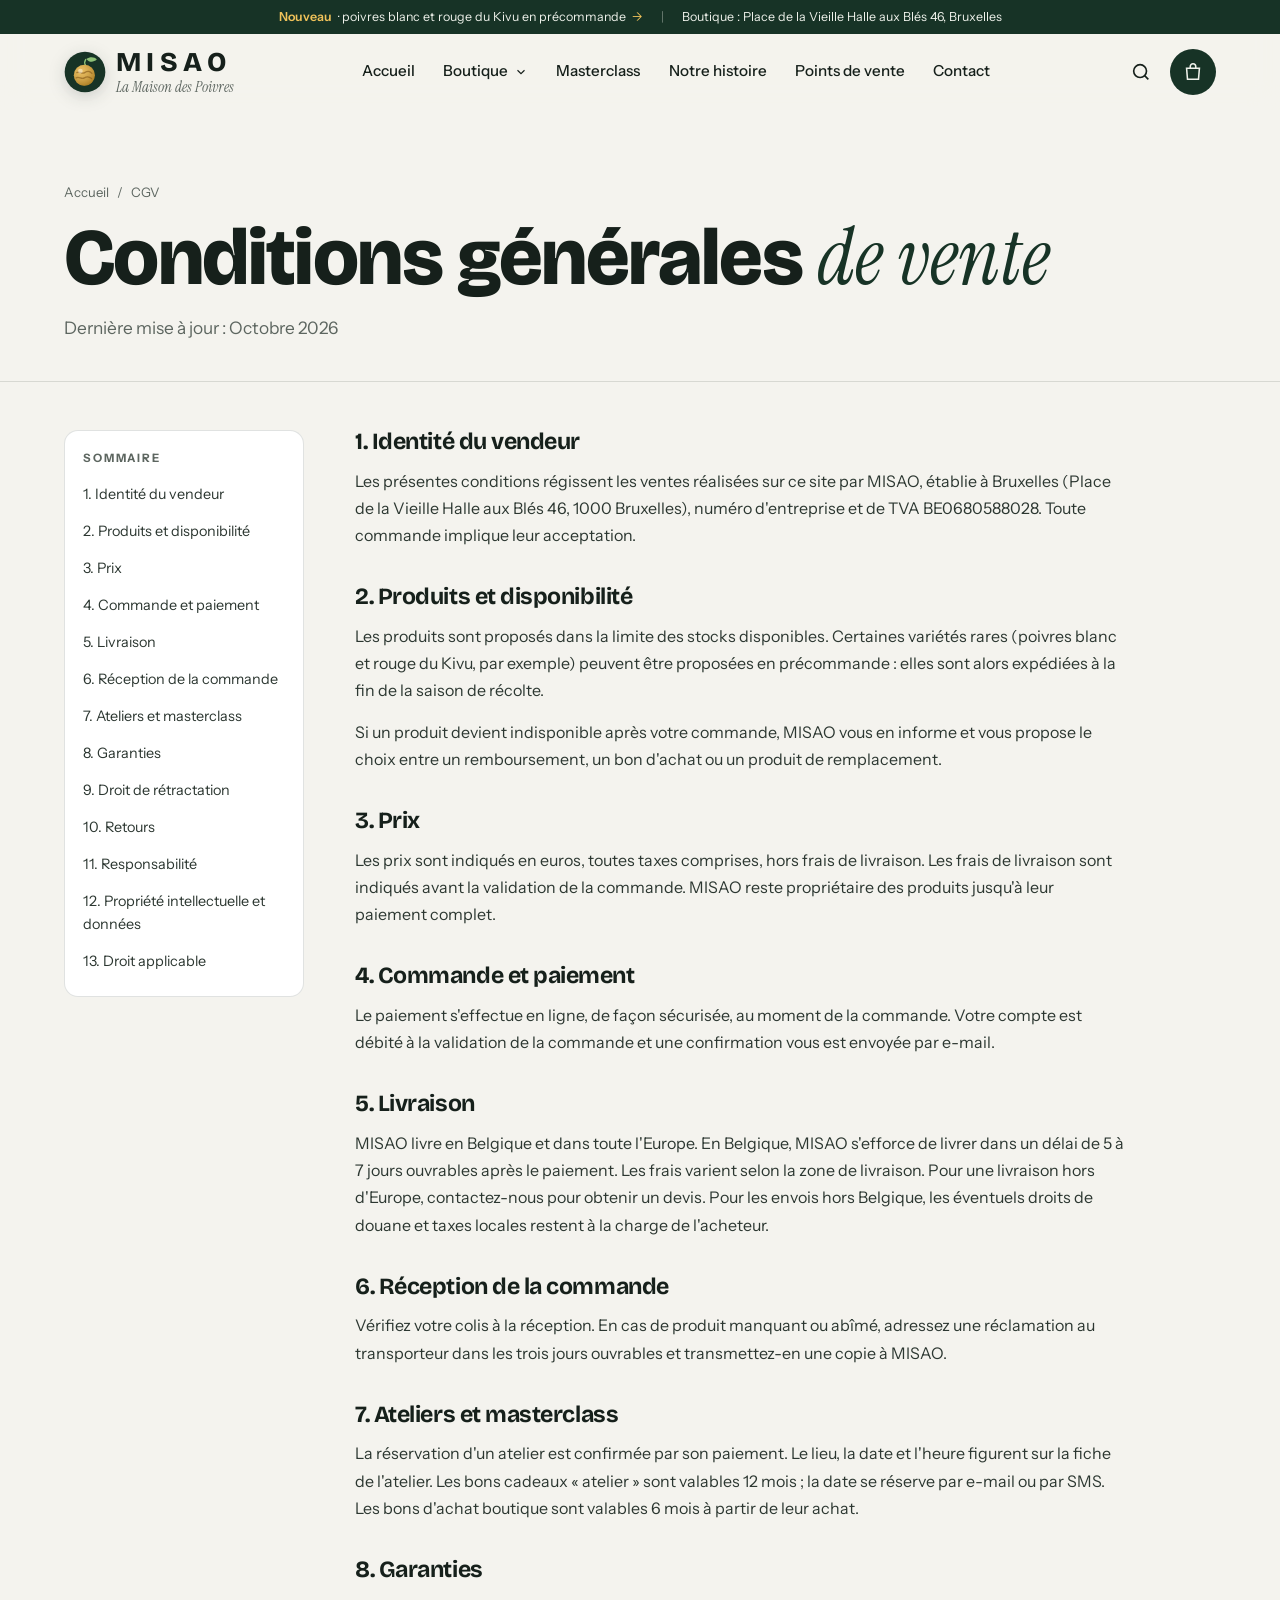
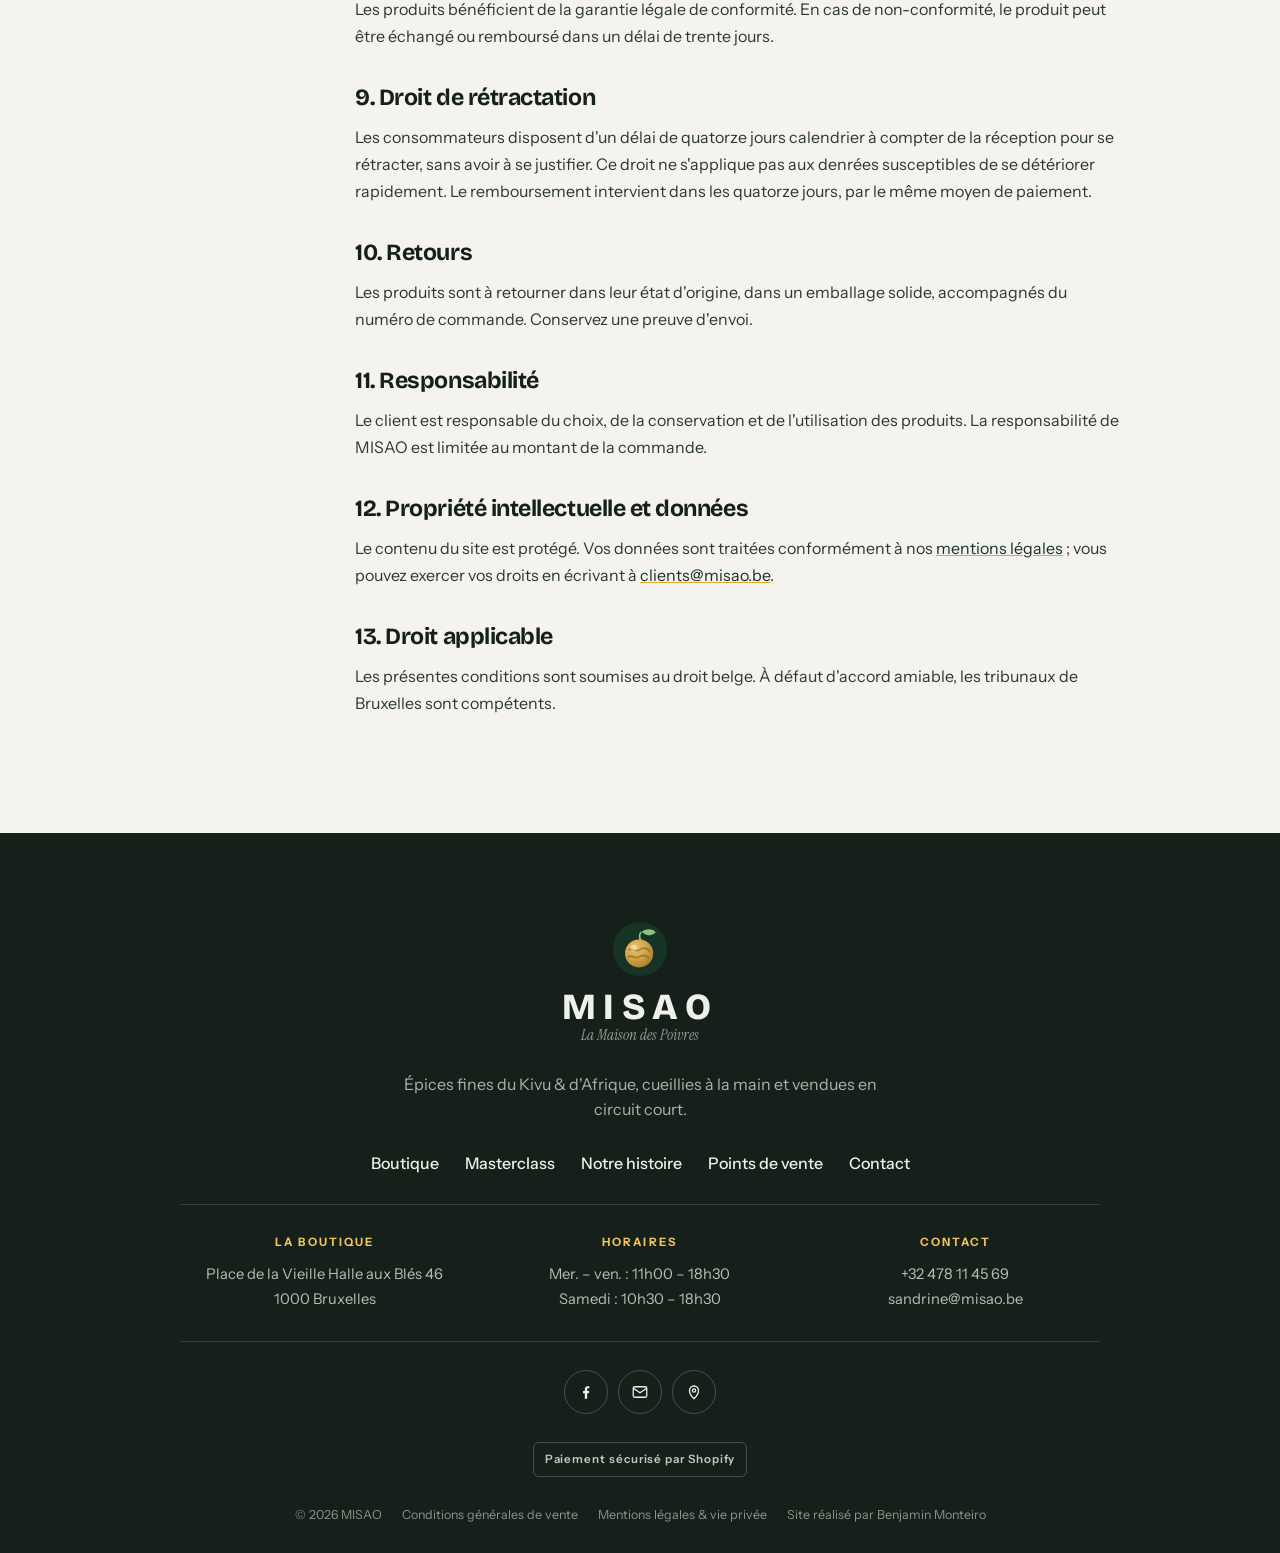
<file: cgv.html>
<!doctype html>
<html lang="fr">
<head>
<meta charset="utf-8">
<meta name="viewport" content="width=device-width, initial-scale=1, viewport-fit=cover">
<title>Conditions générales de vente · MISAO</title>
<meta name="description" content="MISAO, La Maison des Poivres : poivre sauvage du Kivu, épices du Congo, mélanges maison et poivres du monde. Boutique en ligne et bar à épices à Bruxelles.">
<link rel="preconnect" href="https://fonts.googleapis.com">
<link rel="preconnect" href="https://fonts.gstatic.com" crossorigin>
<link rel="stylesheet" href="https://fonts.googleapis.com/css2?family=Bricolage+Grotesque:opsz,wght@12..96,500;12..96,700;12..96,800&family=Instrument+Sans:wght@400;500;600;700&family=Instrument+Serif:ital@0;1&display=swap">
<link rel="icon" type="image/svg+xml" href="data:image/svg+xml,%3Csvg xmlns='http://www.w3.org/2000/svg' viewBox='0 0 64 64'%3E%3Crect width='64' height='64' rx='16' fill='%23173326'/%3E%3Cpath d='M33 13c6-4 13-3 16 1-5 4-11 5-16-1z' fill='%238fc278'/%3E%3Ccircle cx='31' cy='36' r='17' fill='%23e3a82b'/%3E%3Cpath d='M19 32c5-3 8 3 13 0s8-3 12 1M18 40c5-3 9 3 14 0s8-2 12 1' stroke='%237a4f12' stroke-width='2.2' fill='none' stroke-linecap='round' opacity='.55'/%3E%3Ccircle cx='25' cy='29' r='4' fill='%23fff' opacity='.45'/%3E%3C/svg%3E">
<link rel="apple-touch-icon" href="apple-touch-icon.png">
<link rel="stylesheet" href="style.css">
</head>
<body>
<header class="site-header">
  <div class="annonce"><a href="nouveautes.html" class="an-link"><b>Nouveau</b> · poivres blanc et rouge du Kivu en précommande <span class="an-go" aria-hidden="true">→</span></a><span class="sep hide-s">|</span><span class="hide-s">Boutique : Place de la Vieille Halle aux Blés 46, Bruxelles</span></div>
  <div class="wrap hbar">
    <a href="index.html" class="logo" aria-label="MISAO, retour à l'accueil"><svg class="mark" viewBox="0 0 64 64" aria-hidden="true"><circle cx="32" cy="32" r="31" fill="#173326"/><path d="M34 12c6-4 13-3 16 1-5 4-11 5-16-1z" fill="#8fc278"/><path d="M33 13c-2 3-2 6 0 9" stroke="#8fc278" stroke-width="2" fill="none" stroke-linecap="round"/><circle cx="31" cy="37" r="16" fill="#e3a82b"/><circle cx="31" cy="37" r="16" fill="url(#lg-g)"/><path d="M19.5 33c4.5-3 7.5 3 12 0s7.5-3 11 1M18.5 41c4.5-3 8 3 12.5 0s7.5-2 11 1" stroke="#7a4f12" stroke-width="2" fill="none" stroke-linecap="round" opacity=".55"/><circle cx="25" cy="30.5" r="3.6" fill="#fff" opacity=".45"/><defs><radialGradient id="lg-g" cx=".35" cy=".3" r=".8"><stop offset="0" stop-color="#fff" stop-opacity=".25"/><stop offset="1" stop-color="#5a3a08" stop-opacity=".45"/></radialGradient></defs></svg><span class="lt"><span class="m">MISAO</span><span class="s">La Maison des Poivres</span></span></a>
    <nav class="nav" id="nav" aria-label="Navigation principale"><a href="index.html">Accueil</a><div class="dd"><a href="boutique.html" class="dd-top">Boutique <svg viewBox="0 0 24 24" fill="none" stroke="currentColor" stroke-width="2" aria-hidden="true"><path d="M6 9l6 6 6-6"/></svg></a><div class="dd-menu"><div class="dd-panel"><a href="nouveautes.html" class="dd-new"><span class="dd-dot d0"></span><span><b>Nouveautés · Précommande <em>Nouveau</em></b><small>Poivres blanc &amp; rouge du Kivu</small></span></a><a href="epices-misao.html"><span class="dd-dot d1"></span><span><b>Épices MISAO</b><small>Poivres sauvages et épices du Congo</small></span></a><a href="melanges.html"><span class="dd-dot d2"></span><span><b>Mélanges</b><small>Curry vadouvan, chaï, berbéré…</small></span></a><a href="poivres-du-monde.html"><span class="dd-dot d3"></span><span><b>Poivres du monde</b><small>Penja, Kampot, Madagascar…</small></span></a><a href="boutique.html" class="dd-all">Voir toute la boutique <svg viewBox="0 0 24 24" fill="none" stroke="currentColor" stroke-width="1.8" aria-hidden="true"><path d="M5 12h14M13 6l6 6-6 6"/></svg></a></div></div></div><a href="masterclass.html">Masterclass</a><a href="maison.html">Notre histoire</a><a href="points-de-vente.html">Points de vente</a><a href="contact.html">Contact</a></nav>
    <div class="hicons">
      <button type="button" class="ibtn" id="hs-open" aria-label="Rechercher un produit" aria-expanded="false" aria-controls="hsearch"><svg viewBox="0 0 24 24" fill="none" stroke="currentColor" stroke-width="1.8" aria-hidden="true"><circle cx="11" cy="11" r="7"/><path d="M20 20l-4-4"/></svg></button>
      <a href="panier.html" class="ibtn cart-btn" aria-label="Voir le panier"><svg viewBox="0 0 24 24" fill="none" stroke="currentColor" stroke-width="1.7" aria-hidden="true"><path d="M5 8h14l-1 12H6L5 8z"/><path d="M9 8V6a3 3 0 0 1 6 0v2"/></svg><span class="cart-count" hidden>0</span></a>
      <button class="ibtn burger" id="burger" aria-label="Ouvrir le menu" aria-expanded="false" aria-controls="nav"><span></span><span></span><span></span></button>
    </div>
  </div>
  <div class="hsearch" id="hsearch" role="dialog" aria-modal="false" aria-label="Rechercher dans la boutique" hidden>
    <div class="hs-panel">
      <div class="hs-field">
        <span class="hs-ico" aria-hidden="true"><svg viewBox="0 0 24 24" fill="none" stroke="currentColor" stroke-width="1.8" aria-hidden="true"><circle cx="11" cy="11" r="7"/><path d="M20 20l-4-4"/></svg></span>
        <input id="hs-input" type="search" placeholder="Poivre, cannelle, curry, atelier…" aria-label="Rechercher un produit" autocomplete="off" spellcheck="false" role="combobox" aria-expanded="false" aria-controls="hs-results" aria-autocomplete="list">
        <button type="button" class="hs-clear" id="hs-clear" aria-label="Effacer" hidden><svg viewBox="0 0 24 24" fill="none" stroke="currentColor" stroke-width="2" aria-hidden="true"><path d="M7 7l10 10M17 7L7 17"/></svg></button>
        <kbd class="hs-kbd" aria-hidden="true">Échap</kbd>
        <button type="button" class="hs-close" id="hs-close" aria-label="Fermer la recherche"><svg viewBox="0 0 24 24" fill="none" stroke="currentColor" stroke-width="1.8" aria-hidden="true"><path d="M6 6l12 12M18 6L6 18"/></svg></button>
      </div>
      <div class="hs-results" id="hs-results" role="listbox" aria-label="Résultats"></div>
    </div>
  </div>
</header>

<main>
  <section class="page-head">
    <div class="wrap">
      <nav class="crumbs" aria-label="Fil d'Ariane"><a href="index.html">Accueil</a><span aria-hidden="true">/</span><span>CGV</span></nav>
      <h1>Conditions générales <span class="serif">de vente</span></h1>
      <p class="lead">Dernière mise à jour : Octobre 2026</p>
    </div>
  </section>
  <section class="legal-page"><div class="wrap legal-grid"><nav class="toc" aria-label="Sommaire"></nav><article class="prose">
<h2 id="a1">1. Identité du vendeur</h2>
<p>Les présentes conditions régissent les ventes réalisées sur ce site par MISAO, établie à Bruxelles (Place de la Vieille Halle aux Blés 46, 1000 Bruxelles), numéro d'entreprise et de TVA BE0680588028. Toute commande implique leur acceptation.</p>
<h2 id="a2">2. Produits et disponibilité</h2>
<p>Les produits sont proposés dans la limite des stocks disponibles. Certaines variétés rares (poivres blanc et rouge du Kivu, par exemple) peuvent être proposées en précommande : elles sont alors expédiées à la fin de la saison de récolte.</p>
<p>Si un produit devient indisponible après votre commande, MISAO vous en informe et vous propose le choix entre un remboursement, un bon d'achat ou un produit de remplacement.</p>
<h2 id="a3">3. Prix</h2>
<p>Les prix sont indiqués en euros, toutes taxes comprises, hors frais de livraison. Les frais de livraison sont indiqués avant la validation de la commande. MISAO reste propriétaire des produits jusqu'à leur paiement complet.</p>
<h2 id="a4">4. Commande et paiement</h2>
<p>Le paiement s'effectue en ligne, de façon sécurisée, au moment de la commande. Votre compte est débité à la validation de la commande et une confirmation vous est envoyée par e-mail.</p>
<h2 id="a5">5. Livraison</h2>
<p>MISAO livre en Belgique et dans toute l'Europe. En Belgique, MISAO s'efforce de livrer dans un délai de 5 à 7 jours ouvrables après le paiement. Les frais varient selon la zone de livraison. Pour une livraison hors d'Europe, contactez-nous pour obtenir un devis. Pour les envois hors Belgique, les éventuels droits de douane et taxes locales restent à la charge de l'acheteur.</p>
<h2 id="a6">6. Réception de la commande</h2>
<p>Vérifiez votre colis à la réception. En cas de produit manquant ou abîmé, adressez une réclamation au transporteur dans les trois jours ouvrables et transmettez-en une copie à MISAO.</p>
<h2 id="a7">7. Ateliers et masterclass</h2>
<p>La réservation d'un atelier est confirmée par son paiement. Le lieu, la date et l'heure figurent sur la fiche de l'atelier. Les bons cadeaux « atelier » sont valables 12 mois ; la date se réserve par e-mail ou par SMS. Les bons d'achat boutique sont valables 6 mois à partir de leur achat.</p>
<h2 id="a8">8. Garanties</h2>
<p>Les produits bénéficient de la garantie légale de conformité. En cas de non-conformité, le produit peut être échangé ou remboursé dans un délai de trente jours.</p>
<h2 id="a9">9. Droit de rétractation</h2>
<p>Les consommateurs disposent d'un délai de quatorze jours calendrier à compter de la réception pour se rétracter, sans avoir à se justifier. Ce droit ne s'applique pas aux denrées susceptibles de se détériorer rapidement. Le remboursement intervient dans les quatorze jours, par le même moyen de paiement.</p>
<h2 id="a10">10. Retours</h2>
<p>Les produits sont à retourner dans leur état d'origine, dans un emballage solide, accompagnés du numéro de commande. Conservez une preuve d'envoi.</p>
<h2 id="a11">11. Responsabilité</h2>
<p>Le client est responsable du choix, de la conservation et de l'utilisation des produits. La responsabilité de MISAO est limitée au montant de la commande.</p>
<h2 id="a12">12. Propriété intellectuelle et données</h2>
<p>Le contenu du site est protégé. Vos données sont traitées conformément à nos <a href="mentions-legales.html#donnees">mentions légales</a> ; vous pouvez exercer vos droits en écrivant à <a href="mailto:clients@misao.be">clients@misao.be</a>.</p>
<h2 id="a13">13. Droit applicable</h2>
<p>Les présentes conditions sont soumises au droit belge. À défaut d'accord amiable, les tribunaux de Bruxelles sont compétents.</p>
</article></div></section>
</main>

<footer class="site-footer">
  <div class="wrap foot">
    <a href="index.html" class="logo"><svg class="mark" viewBox="0 0 64 64" aria-hidden="true"><circle cx="32" cy="32" r="31" fill="#173326"/><path d="M34 12c6-4 13-3 16 1-5 4-11 5-16-1z" fill="#8fc278"/><path d="M33 13c-2 3-2 6 0 9" stroke="#8fc278" stroke-width="2" fill="none" stroke-linecap="round"/><circle cx="31" cy="37" r="16" fill="#e3a82b"/><circle cx="31" cy="37" r="16" fill="url(#lg-f)"/><path d="M19.5 33c4.5-3 7.5 3 12 0s7.5-3 11 1M18.5 41c4.5-3 8 3 12.5 0s7.5-2 11 1" stroke="#7a4f12" stroke-width="2" fill="none" stroke-linecap="round" opacity=".55"/><circle cx="25" cy="30.5" r="3.6" fill="#fff" opacity=".45"/><defs><radialGradient id="lg-f" cx=".35" cy=".3" r=".8"><stop offset="0" stop-color="#fff" stop-opacity=".25"/><stop offset="1" stop-color="#5a3a08" stop-opacity=".45"/></radialGradient></defs></svg><span class="lt"><span class="m">MISAO</span><span class="s">La Maison des Poivres</span></span></a>
    <p class="foot-tag">Épices fines du Kivu &amp; d'Afrique, cueillies à la main et vendues en circuit court.</p>
    <nav class="foot-nav" aria-label="Pied de page">
      <a href="boutique.html">Boutique</a><a href="masterclass.html">Masterclass</a><a href="maison.html">Notre histoire</a><a href="points-de-vente.html">Points de vente</a><a href="contact.html">Contact</a>
    </nav>
    <div class="foot-cols">
      <div><h4>La boutique</h4><p>Place de la Vieille Halle aux Blés 46<br>1000 Bruxelles</p></div>
      <div><h4>Horaires</h4><p>Mer. – ven. : 11h00 – 18h30<br>Samedi : 10h30 – 18h30</p></div>
      <div><h4>Contact</h4><p><a href="tel:+32478114569">+32 478 11 45 69</a><br><a href="mailto:sandrine@misao.be">sandrine@misao.be</a></p></div>
    </div>
    <div class="socials">
      <a href="https://www.facebook.com/misaokivu/" target="_blank" rel="noopener" aria-label="Facebook"><svg viewBox="0 0 24 24" fill="currentColor" aria-hidden="true"><path d="M13.5 21v-7.5h2.5l.4-3h-2.9V8.6c0-.9.3-1.5 1.5-1.5H16.5V4.4c-.3 0-1.2-.1-2.3-.1-2.3 0-3.8 1.4-3.8 3.9v2.3H8v3h2.4V21h3.1z"/></svg></a>
      <a href="contact.html" aria-label="Nous écrire"><svg viewBox="0 0 24 24" fill="none" stroke="currentColor" stroke-width="1.7" aria-hidden="true"><rect x="3" y="5" width="18" height="14" rx="2"/><path d="M3 7l9 6 9-6"/></svg></a>
      <a href="points-de-vente.html" aria-label="Points de vente"><svg viewBox="0 0 24 24" fill="none" stroke="currentColor" stroke-width="1.7" aria-hidden="true"><path d="M12 21s-6-5.6-6-11a6 6 0 0 1 12 0c0 5.4-6 11-6 11z"/><circle cx="12" cy="10" r="2.2"/></svg></a>
    </div>
    <div class="pay"><span>Paiement sécurisé par Shopify</span></div>
    <div class="legal">
      <span>© <span id="year">2026</span> MISAO</span>
      <a href="cgv.html">Conditions générales de vente</a>
      <a href="mentions-legales.html">Mentions légales &amp; vie privée</a>
      <span>Site réalisé par Benjamin Monteiro</span>
    </div>
  </div>
</footer>

<script src="catalogue.js"></script>
<script src="app.js"></script>
<script>(function(){var t=document.querySelector(".toc");if(!t)return;var h=[].slice.call(document.querySelectorAll(".prose h2"));t.innerHTML='<p class="toc-t">Sommaire</p>'+h.map(function(x){return '<a href="#'+x.id+'">'+x.textContent+'</a>'}).join("");})();</script>
</body>
</html>
</file>
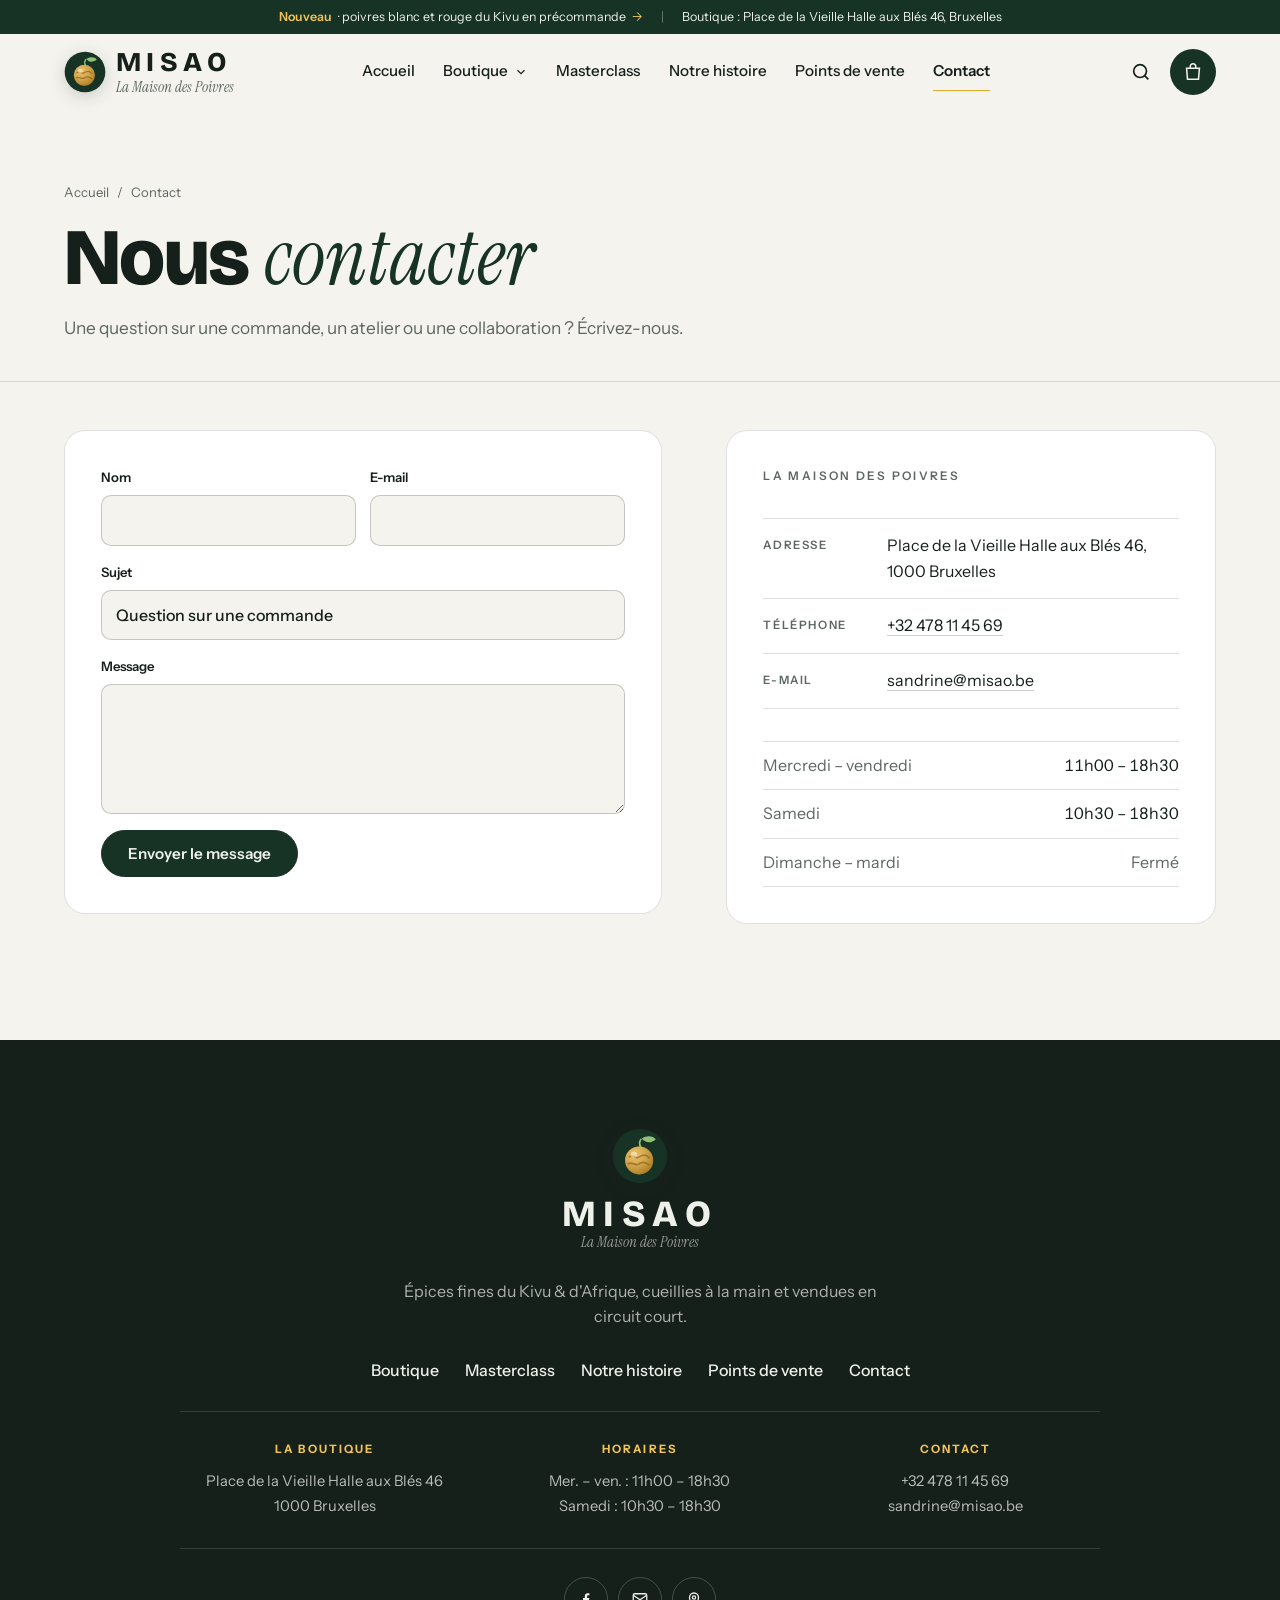
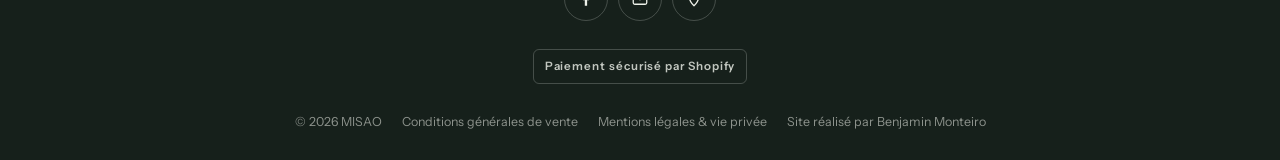
<file: contact.html>
<!doctype html>
<html lang="fr">
<head>
<meta charset="utf-8">
<meta name="viewport" content="width=device-width, initial-scale=1, viewport-fit=cover">
<title>Contact · MISAO</title>
<meta name="description" content="MISAO, La Maison des Poivres : poivre sauvage du Kivu, épices du Congo, mélanges maison et poivres du monde. Boutique en ligne et bar à épices à Bruxelles.">
<link rel="preconnect" href="https://fonts.googleapis.com">
<link rel="preconnect" href="https://fonts.gstatic.com" crossorigin>
<link rel="stylesheet" href="https://fonts.googleapis.com/css2?family=Bricolage+Grotesque:opsz,wght@12..96,500;12..96,700;12..96,800&family=Instrument+Sans:wght@400;500;600;700&family=Instrument+Serif:ital@0;1&display=swap">
<link rel="icon" type="image/svg+xml" href="data:image/svg+xml,%3Csvg xmlns='http://www.w3.org/2000/svg' viewBox='0 0 64 64'%3E%3Crect width='64' height='64' rx='16' fill='%23173326'/%3E%3Cpath d='M33 13c6-4 13-3 16 1-5 4-11 5-16-1z' fill='%238fc278'/%3E%3Ccircle cx='31' cy='36' r='17' fill='%23e3a82b'/%3E%3Cpath d='M19 32c5-3 8 3 13 0s8-3 12 1M18 40c5-3 9 3 14 0s8-2 12 1' stroke='%237a4f12' stroke-width='2.2' fill='none' stroke-linecap='round' opacity='.55'/%3E%3Ccircle cx='25' cy='29' r='4' fill='%23fff' opacity='.45'/%3E%3C/svg%3E">
<link rel="apple-touch-icon" href="apple-touch-icon.png">
<link rel="stylesheet" href="style.css">
</head>
<body>
<header class="site-header">
  <div class="annonce"><a href="nouveautes.html" class="an-link"><b>Nouveau</b> · poivres blanc et rouge du Kivu en précommande <span class="an-go" aria-hidden="true">→</span></a><span class="sep hide-s">|</span><span class="hide-s">Boutique : Place de la Vieille Halle aux Blés 46, Bruxelles</span></div>
  <div class="wrap hbar">
    <a href="index.html" class="logo" aria-label="MISAO, retour à l'accueil"><svg class="mark" viewBox="0 0 64 64" aria-hidden="true"><circle cx="32" cy="32" r="31" fill="#173326"/><path d="M34 12c6-4 13-3 16 1-5 4-11 5-16-1z" fill="#8fc278"/><path d="M33 13c-2 3-2 6 0 9" stroke="#8fc278" stroke-width="2" fill="none" stroke-linecap="round"/><circle cx="31" cy="37" r="16" fill="#e3a82b"/><circle cx="31" cy="37" r="16" fill="url(#lg-g)"/><path d="M19.5 33c4.5-3 7.5 3 12 0s7.5-3 11 1M18.5 41c4.5-3 8 3 12.5 0s7.5-2 11 1" stroke="#7a4f12" stroke-width="2" fill="none" stroke-linecap="round" opacity=".55"/><circle cx="25" cy="30.5" r="3.6" fill="#fff" opacity=".45"/><defs><radialGradient id="lg-g" cx=".35" cy=".3" r=".8"><stop offset="0" stop-color="#fff" stop-opacity=".25"/><stop offset="1" stop-color="#5a3a08" stop-opacity=".45"/></radialGradient></defs></svg><span class="lt"><span class="m">MISAO</span><span class="s">La Maison des Poivres</span></span></a>
    <nav class="nav" id="nav" aria-label="Navigation principale"><a href="index.html">Accueil</a><div class="dd"><a href="boutique.html" class="dd-top">Boutique <svg viewBox="0 0 24 24" fill="none" stroke="currentColor" stroke-width="2" aria-hidden="true"><path d="M6 9l6 6 6-6"/></svg></a><div class="dd-menu"><div class="dd-panel"><a href="nouveautes.html" class="dd-new"><span class="dd-dot d0"></span><span><b>Nouveautés · Précommande <em>Nouveau</em></b><small>Poivres blanc &amp; rouge du Kivu</small></span></a><a href="epices-misao.html"><span class="dd-dot d1"></span><span><b>Épices MISAO</b><small>Poivres sauvages et épices du Congo</small></span></a><a href="melanges.html"><span class="dd-dot d2"></span><span><b>Mélanges</b><small>Curry vadouvan, chaï, berbéré…</small></span></a><a href="poivres-du-monde.html"><span class="dd-dot d3"></span><span><b>Poivres du monde</b><small>Penja, Kampot, Madagascar…</small></span></a><a href="boutique.html" class="dd-all">Voir toute la boutique <svg viewBox="0 0 24 24" fill="none" stroke="currentColor" stroke-width="1.8" aria-hidden="true"><path d="M5 12h14M13 6l6 6-6 6"/></svg></a></div></div></div><a href="masterclass.html">Masterclass</a><a href="maison.html">Notre histoire</a><a href="points-de-vente.html">Points de vente</a><a href="contact.html" class="active" aria-current="page">Contact</a></nav>
    <div class="hicons">
      <button type="button" class="ibtn" id="hs-open" aria-label="Rechercher un produit" aria-expanded="false" aria-controls="hsearch"><svg viewBox="0 0 24 24" fill="none" stroke="currentColor" stroke-width="1.8" aria-hidden="true"><circle cx="11" cy="11" r="7"/><path d="M20 20l-4-4"/></svg></button>
      <a href="panier.html" class="ibtn cart-btn" aria-label="Voir le panier"><svg viewBox="0 0 24 24" fill="none" stroke="currentColor" stroke-width="1.7" aria-hidden="true"><path d="M5 8h14l-1 12H6L5 8z"/><path d="M9 8V6a3 3 0 0 1 6 0v2"/></svg><span class="cart-count" hidden>0</span></a>
      <button class="ibtn burger" id="burger" aria-label="Ouvrir le menu" aria-expanded="false" aria-controls="nav"><span></span><span></span><span></span></button>
    </div>
  </div>
  <div class="hsearch" id="hsearch" role="dialog" aria-modal="false" aria-label="Rechercher dans la boutique" hidden>
    <div class="hs-panel">
      <div class="hs-field">
        <span class="hs-ico" aria-hidden="true"><svg viewBox="0 0 24 24" fill="none" stroke="currentColor" stroke-width="1.8" aria-hidden="true"><circle cx="11" cy="11" r="7"/><path d="M20 20l-4-4"/></svg></span>
        <input id="hs-input" type="search" placeholder="Poivre, cannelle, curry, atelier…" aria-label="Rechercher un produit" autocomplete="off" spellcheck="false" role="combobox" aria-expanded="false" aria-controls="hs-results" aria-autocomplete="list">
        <button type="button" class="hs-clear" id="hs-clear" aria-label="Effacer" hidden><svg viewBox="0 0 24 24" fill="none" stroke="currentColor" stroke-width="2" aria-hidden="true"><path d="M7 7l10 10M17 7L7 17"/></svg></button>
        <kbd class="hs-kbd" aria-hidden="true">Échap</kbd>
        <button type="button" class="hs-close" id="hs-close" aria-label="Fermer la recherche"><svg viewBox="0 0 24 24" fill="none" stroke="currentColor" stroke-width="1.8" aria-hidden="true"><path d="M6 6l12 12M18 6L6 18"/></svg></button>
      </div>
      <div class="hs-results" id="hs-results" role="listbox" aria-label="Résultats"></div>
    </div>
  </div>
</header>

<main>
  <section class="page-head">
    <div class="wrap">
      <nav class="crumbs" aria-label="Fil d'Ariane"><a href="index.html">Accueil</a><span aria-hidden="true">/</span><span>Contact</span></nav>
      <h1>Nous <span class="serif">contacter</span></h1>
      <p class="lead">Une question sur une commande, un atelier ou une collaboration ? Écrivez-nous.</p>
    </div>
  </section>

  <section style="padding-top:clamp(32px,4vw,48px)">
    <div class="wrap cgrid">
      <form class="form" id="form-contact" novalidate>
        <input type="hidden" name="subject" value="Nouveau message depuis misao.be">
        <input type="hidden" name="from_name" value="Site MISAO">
        <div class="row2">
          <div class="field"><label for="c-nom">Nom</label><input id="c-nom" name="Nom" required autocomplete="name"></div>
          <div class="field"><label for="c-email">E-mail</label><input id="c-email" name="email" type="email" required autocomplete="email"></div>
        </div>
        <div class="field"><label for="c-sujet">Sujet</label>
          <select id="c-sujet" name="Sujet"><option>Question sur une commande</option><option>Masterclass ou atelier</option><option>Revendeur / professionnel</option><option>Autre</option></select></div>
        <div class="field"><label for="c-msg">Message</label><textarea id="c-msg" name="Message" required></textarea></div>
        <p class="form-status" role="status" aria-live="polite" hidden></p>
        <button class="btn" type="submit" style="justify-self:start">Envoyer le message</button>
      </form>
      <div class="shopcard">
        <p class="eyebrow">La Maison des Poivres</p>
        <dl class="clist">
          <div><dt>Adresse</dt><dd>Place de la Vieille Halle aux Blés 46, 1000 Bruxelles</dd></div>
          <div><dt>Téléphone</dt><dd><a href="tel:+32478114569">+32 478 11 45 69</a></dd></div>
          <div><dt>E-mail</dt><dd><a href="mailto:sandrine@misao.be">sandrine@misao.be</a></dd></div>
        </dl>
        <div class="hours">
            <div><span>Mercredi – vendredi</span><span>11h00 – 18h30</span></div>
            <div><span>Samedi</span><span>10h30 – 18h30</span></div>
            <div class="closed"><span>Dimanche – mardi</span><span>Fermé</span></div>
          </div>
      </div>
    </div>
  </section>
</main>

<footer class="site-footer">
  <div class="wrap foot">
    <a href="index.html" class="logo"><svg class="mark" viewBox="0 0 64 64" aria-hidden="true"><circle cx="32" cy="32" r="31" fill="#173326"/><path d="M34 12c6-4 13-3 16 1-5 4-11 5-16-1z" fill="#8fc278"/><path d="M33 13c-2 3-2 6 0 9" stroke="#8fc278" stroke-width="2" fill="none" stroke-linecap="round"/><circle cx="31" cy="37" r="16" fill="#e3a82b"/><circle cx="31" cy="37" r="16" fill="url(#lg-f)"/><path d="M19.5 33c4.5-3 7.5 3 12 0s7.5-3 11 1M18.5 41c4.5-3 8 3 12.5 0s7.5-2 11 1" stroke="#7a4f12" stroke-width="2" fill="none" stroke-linecap="round" opacity=".55"/><circle cx="25" cy="30.5" r="3.6" fill="#fff" opacity=".45"/><defs><radialGradient id="lg-f" cx=".35" cy=".3" r=".8"><stop offset="0" stop-color="#fff" stop-opacity=".25"/><stop offset="1" stop-color="#5a3a08" stop-opacity=".45"/></radialGradient></defs></svg><span class="lt"><span class="m">MISAO</span><span class="s">La Maison des Poivres</span></span></a>
    <p class="foot-tag">Épices fines du Kivu &amp; d'Afrique, cueillies à la main et vendues en circuit court.</p>
    <nav class="foot-nav" aria-label="Pied de page">
      <a href="boutique.html">Boutique</a><a href="masterclass.html">Masterclass</a><a href="maison.html">Notre histoire</a><a href="points-de-vente.html">Points de vente</a><a href="contact.html">Contact</a>
    </nav>
    <div class="foot-cols">
      <div><h4>La boutique</h4><p>Place de la Vieille Halle aux Blés 46<br>1000 Bruxelles</p></div>
      <div><h4>Horaires</h4><p>Mer. – ven. : 11h00 – 18h30<br>Samedi : 10h30 – 18h30</p></div>
      <div><h4>Contact</h4><p><a href="tel:+32478114569">+32 478 11 45 69</a><br><a href="mailto:sandrine@misao.be">sandrine@misao.be</a></p></div>
    </div>
    <div class="socials">
      <a href="https://www.facebook.com/misaokivu/" target="_blank" rel="noopener" aria-label="Facebook"><svg viewBox="0 0 24 24" fill="currentColor" aria-hidden="true"><path d="M13.5 21v-7.5h2.5l.4-3h-2.9V8.6c0-.9.3-1.5 1.5-1.5H16.5V4.4c-.3 0-1.2-.1-2.3-.1-2.3 0-3.8 1.4-3.8 3.9v2.3H8v3h2.4V21h3.1z"/></svg></a>
      <a href="contact.html" aria-label="Nous écrire"><svg viewBox="0 0 24 24" fill="none" stroke="currentColor" stroke-width="1.7" aria-hidden="true"><rect x="3" y="5" width="18" height="14" rx="2"/><path d="M3 7l9 6 9-6"/></svg></a>
      <a href="points-de-vente.html" aria-label="Points de vente"><svg viewBox="0 0 24 24" fill="none" stroke="currentColor" stroke-width="1.7" aria-hidden="true"><path d="M12 21s-6-5.6-6-11a6 6 0 0 1 12 0c0 5.4-6 11-6 11z"/><circle cx="12" cy="10" r="2.2"/></svg></a>
    </div>
    <div class="pay"><span>Paiement sécurisé par Shopify</span></div>
    <div class="legal">
      <span>© <span id="year">2026</span> MISAO</span>
      <a href="cgv.html">Conditions générales de vente</a>
      <a href="mentions-legales.html">Mentions légales &amp; vie privée</a>
      <span>Site réalisé par Benjamin Monteiro</span>
    </div>
  </div>
</footer>

<script src="catalogue.js"></script>
<script src="app.js"></script>
</body>
</html>
</file>
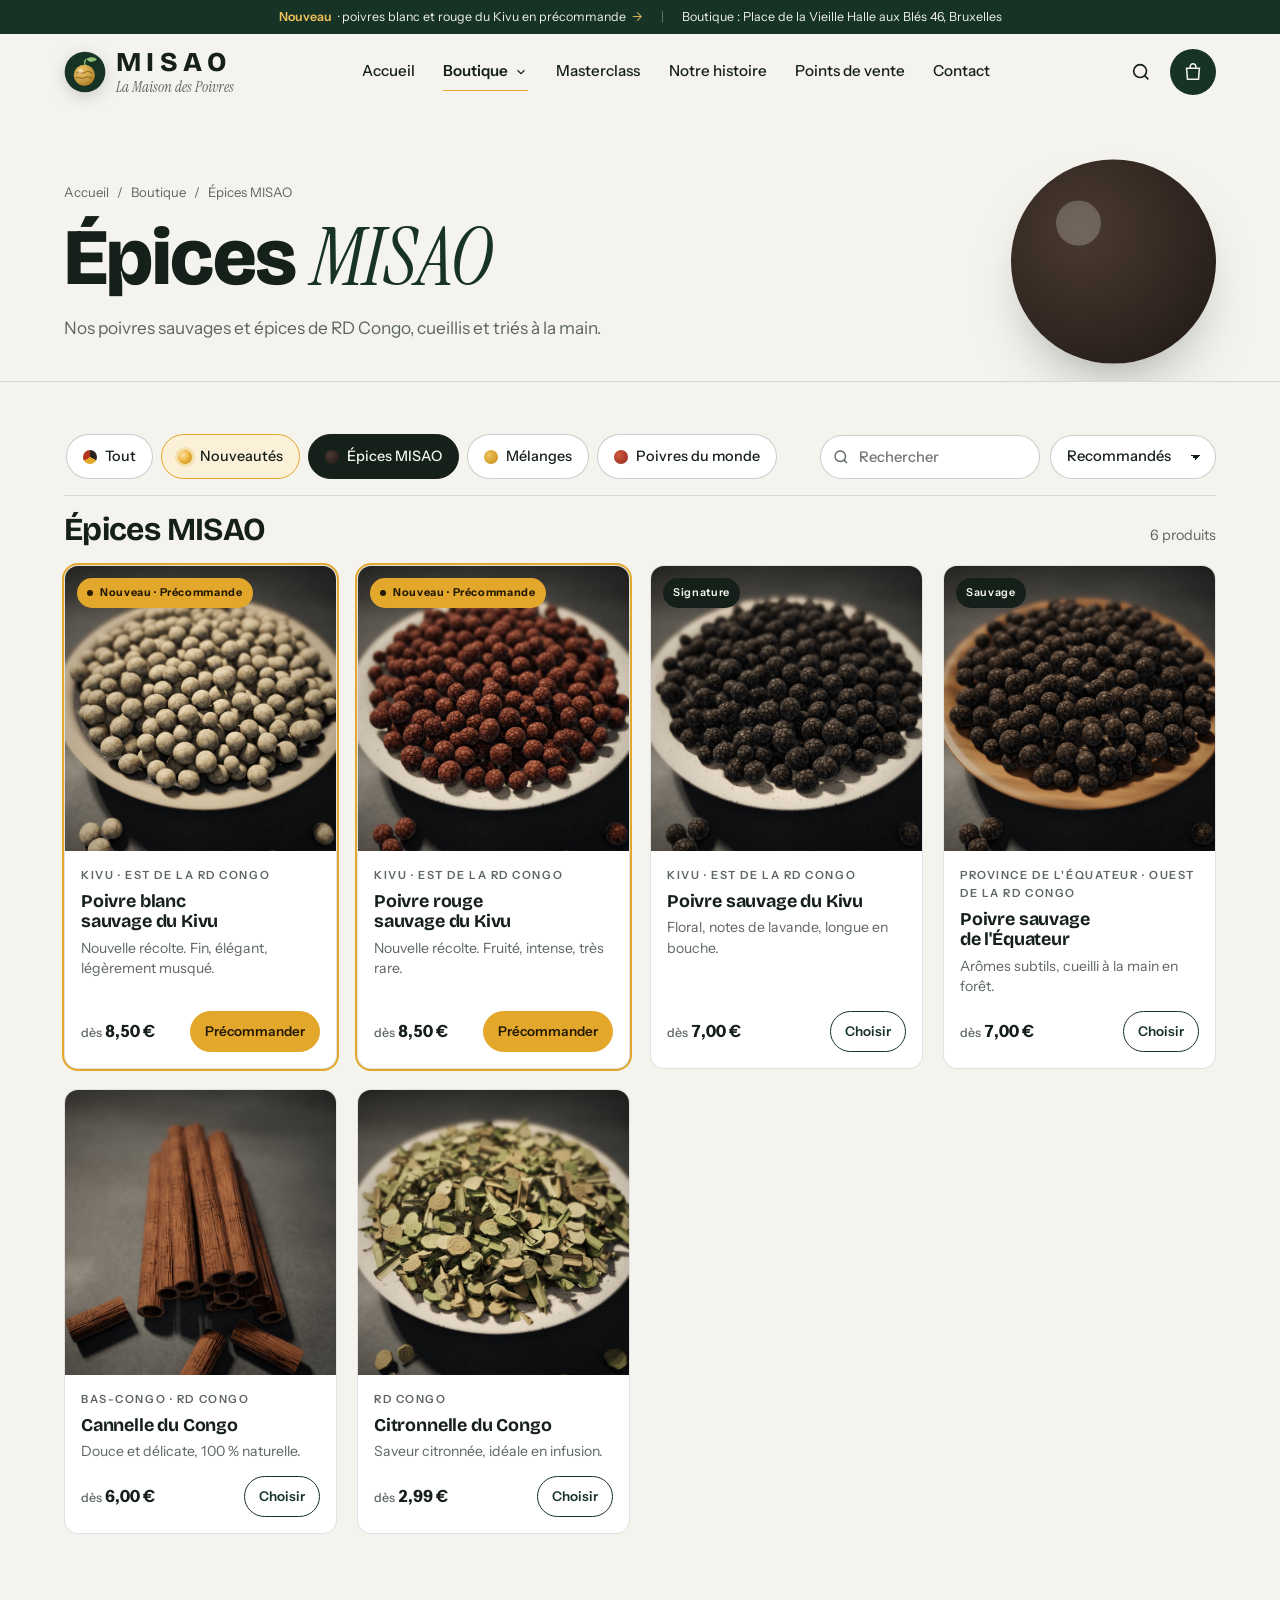
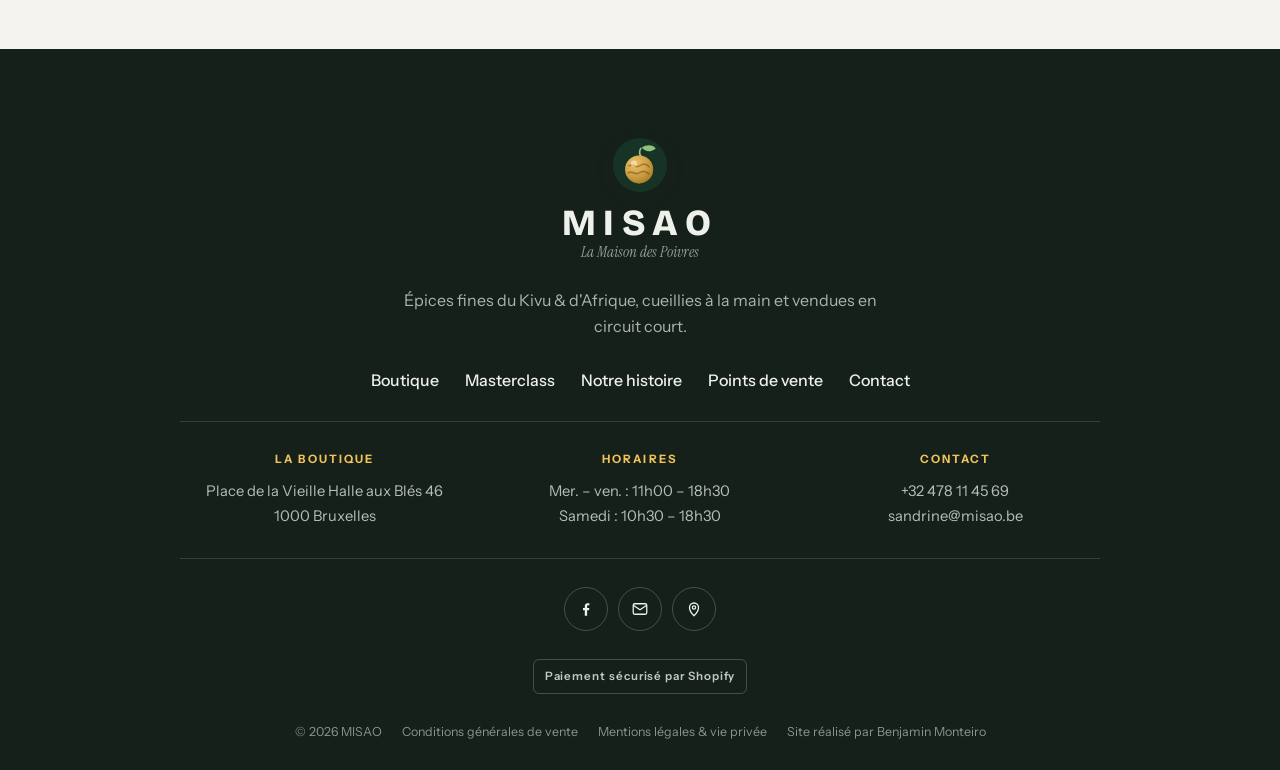
<file: epices-misao.html>
<!doctype html>
<html lang="fr">
<head>
<meta charset="utf-8">
<meta name="viewport" content="width=device-width, initial-scale=1, viewport-fit=cover">
<title>Épices MISAO · Poivres sauvages du Congo</title>
<meta name="description" content="MISAO, La Maison des Poivres : poivre sauvage du Kivu, épices du Congo, mélanges maison et poivres du monde. Boutique en ligne et bar à épices à Bruxelles.">
<link rel="preconnect" href="https://fonts.googleapis.com">
<link rel="preconnect" href="https://fonts.gstatic.com" crossorigin>
<link rel="stylesheet" href="https://fonts.googleapis.com/css2?family=Bricolage+Grotesque:opsz,wght@12..96,500;12..96,700;12..96,800&family=Instrument+Sans:wght@400;500;600;700&family=Instrument+Serif:ital@0;1&display=swap">
<link rel="icon" type="image/svg+xml" href="data:image/svg+xml,%3Csvg xmlns='http://www.w3.org/2000/svg' viewBox='0 0 64 64'%3E%3Crect width='64' height='64' rx='16' fill='%23173326'/%3E%3Cpath d='M33 13c6-4 13-3 16 1-5 4-11 5-16-1z' fill='%238fc278'/%3E%3Ccircle cx='31' cy='36' r='17' fill='%23e3a82b'/%3E%3Cpath d='M19 32c5-3 8 3 13 0s8-3 12 1M18 40c5-3 9 3 14 0s8-2 12 1' stroke='%237a4f12' stroke-width='2.2' fill='none' stroke-linecap='round' opacity='.55'/%3E%3Ccircle cx='25' cy='29' r='4' fill='%23fff' opacity='.45'/%3E%3C/svg%3E">
<link rel="apple-touch-icon" href="apple-touch-icon.png">
<link rel="stylesheet" href="style.css">
</head>
<body>
<header class="site-header">
  <div class="annonce"><a href="nouveautes.html" class="an-link"><b>Nouveau</b> · poivres blanc et rouge du Kivu en précommande <span class="an-go" aria-hidden="true">→</span></a><span class="sep hide-s">|</span><span class="hide-s">Boutique : Place de la Vieille Halle aux Blés 46, Bruxelles</span></div>
  <div class="wrap hbar">
    <a href="index.html" class="logo" aria-label="MISAO, retour à l'accueil"><svg class="mark" viewBox="0 0 64 64" aria-hidden="true"><circle cx="32" cy="32" r="31" fill="#173326"/><path d="M34 12c6-4 13-3 16 1-5 4-11 5-16-1z" fill="#8fc278"/><path d="M33 13c-2 3-2 6 0 9" stroke="#8fc278" stroke-width="2" fill="none" stroke-linecap="round"/><circle cx="31" cy="37" r="16" fill="#e3a82b"/><circle cx="31" cy="37" r="16" fill="url(#lg-g)"/><path d="M19.5 33c4.5-3 7.5 3 12 0s7.5-3 11 1M18.5 41c4.5-3 8 3 12.5 0s7.5-2 11 1" stroke="#7a4f12" stroke-width="2" fill="none" stroke-linecap="round" opacity=".55"/><circle cx="25" cy="30.5" r="3.6" fill="#fff" opacity=".45"/><defs><radialGradient id="lg-g" cx=".35" cy=".3" r=".8"><stop offset="0" stop-color="#fff" stop-opacity=".25"/><stop offset="1" stop-color="#5a3a08" stop-opacity=".45"/></radialGradient></defs></svg><span class="lt"><span class="m">MISAO</span><span class="s">La Maison des Poivres</span></span></a>
    <nav class="nav" id="nav" aria-label="Navigation principale"><a href="index.html">Accueil</a><div class="dd"><a href="boutique.html" class="dd-top active" aria-current="page">Boutique <svg viewBox="0 0 24 24" fill="none" stroke="currentColor" stroke-width="2" aria-hidden="true"><path d="M6 9l6 6 6-6"/></svg></a><div class="dd-menu"><div class="dd-panel"><a href="nouveautes.html" class="dd-new"><span class="dd-dot d0"></span><span><b>Nouveautés · Précommande <em>Nouveau</em></b><small>Poivres blanc &amp; rouge du Kivu</small></span></a><a href="epices-misao.html" class="on" aria-current="page"><span class="dd-dot d1"></span><span><b>Épices MISAO</b><small>Poivres sauvages et épices du Congo</small></span></a><a href="melanges.html"><span class="dd-dot d2"></span><span><b>Mélanges</b><small>Curry vadouvan, chaï, berbéré…</small></span></a><a href="poivres-du-monde.html"><span class="dd-dot d3"></span><span><b>Poivres du monde</b><small>Penja, Kampot, Madagascar…</small></span></a><a href="boutique.html" class="dd-all">Voir toute la boutique <svg viewBox="0 0 24 24" fill="none" stroke="currentColor" stroke-width="1.8" aria-hidden="true"><path d="M5 12h14M13 6l6 6-6 6"/></svg></a></div></div></div><a href="masterclass.html">Masterclass</a><a href="maison.html">Notre histoire</a><a href="points-de-vente.html">Points de vente</a><a href="contact.html">Contact</a></nav>
    <div class="hicons">
      <button type="button" class="ibtn" id="hs-open" aria-label="Rechercher un produit" aria-expanded="false" aria-controls="hsearch"><svg viewBox="0 0 24 24" fill="none" stroke="currentColor" stroke-width="1.8" aria-hidden="true"><circle cx="11" cy="11" r="7"/><path d="M20 20l-4-4"/></svg></button>
      <a href="panier.html" class="ibtn cart-btn" aria-label="Voir le panier"><svg viewBox="0 0 24 24" fill="none" stroke="currentColor" stroke-width="1.7" aria-hidden="true"><path d="M5 8h14l-1 12H6L5 8z"/><path d="M9 8V6a3 3 0 0 1 6 0v2"/></svg><span class="cart-count" hidden>0</span></a>
      <button class="ibtn burger" id="burger" aria-label="Ouvrir le menu" aria-expanded="false" aria-controls="nav"><span></span><span></span><span></span></button>
    </div>
  </div>
  <div class="hsearch" id="hsearch" role="dialog" aria-modal="false" aria-label="Rechercher dans la boutique" hidden>
    <div class="hs-panel">
      <div class="hs-field">
        <span class="hs-ico" aria-hidden="true"><svg viewBox="0 0 24 24" fill="none" stroke="currentColor" stroke-width="1.8" aria-hidden="true"><circle cx="11" cy="11" r="7"/><path d="M20 20l-4-4"/></svg></span>
        <input id="hs-input" type="search" placeholder="Poivre, cannelle, curry, atelier…" aria-label="Rechercher un produit" autocomplete="off" spellcheck="false" role="combobox" aria-expanded="false" aria-controls="hs-results" aria-autocomplete="list">
        <button type="button" class="hs-clear" id="hs-clear" aria-label="Effacer" hidden><svg viewBox="0 0 24 24" fill="none" stroke="currentColor" stroke-width="2" aria-hidden="true"><path d="M7 7l10 10M17 7L7 17"/></svg></button>
        <kbd class="hs-kbd" aria-hidden="true">Échap</kbd>
        <button type="button" class="hs-close" id="hs-close" aria-label="Fermer la recherche"><svg viewBox="0 0 24 24" fill="none" stroke="currentColor" stroke-width="1.8" aria-hidden="true"><path d="M6 6l12 12M18 6L6 18"/></svg></button>
      </div>
      <div class="hs-results" id="hs-results" role="listbox" aria-label="Résultats"></div>
    </div>
  </div>
</header>

<main>
  <section class="page-head has-dot">
    <div class="wrap">
      <nav class="crumbs" aria-label="Fil d'Ariane"><a href="index.html">Accueil</a><span aria-hidden="true">/</span><a href="boutique.html">Boutique</a><span aria-hidden="true">/</span><span>Épices MISAO</span></nav>
      <h1>Épices <span class="serif">MISAO</span></h1>
      <p class="lead">Nos poivres sauvages et épices de RD Congo, cueillis et triés à la main.</p>
      <span class="ph-dot d1" aria-hidden="true"></span>
    </div>
  </section>

  <section class="shop">
    <div class="wrap">
      <div class="toolbar">
        <nav class="chips" aria-label="Catégories"><a class="chip" href="boutique.html"><span class="cdot c-tous" aria-hidden="true"></span>Tout</a><a class="chip nv" href="nouveautes.html"><span class="cdot c-nouveautes" aria-hidden="true"></span>Nouveautés</a><a class="chip" href="epices-misao.html" aria-current="page"><span class="cdot c-misao" aria-hidden="true"></span>Épices MISAO</a><a class="chip" href="melanges.html"><span class="cdot c-melanges" aria-hidden="true"></span>Mélanges</a><a class="chip" href="poivres-du-monde.html"><span class="cdot c-monde" aria-hidden="true"></span>Poivres du monde</a></nav>
        <div class="tools">
          <label class="search"><svg viewBox="0 0 24 24" fill="none" stroke="currentColor" stroke-width="1.8" aria-hidden="true"><circle cx="11" cy="11" r="7"/><path d="M20 20l-4-4"/></svg><input id="shop-search" type="search" placeholder="Rechercher" aria-label="Rechercher un produit"></label>
          <label class="sort"><select id="shop-sort" aria-label="Trier les produits"><option value="reco">Recommandés</option><option value="prix-asc">Prix croissant</option><option value="prix-desc">Prix décroissant</option><option value="nom">De A à Z</option></select></label>
        </div>
      </div>
      <div class="shop-meta"><h2 id="shop-title">Épices MISAO</h2><span id="shop-count"></span></div>
      <div class="pgrid" id="shop-grid" data-cat="misao"></div>
    </div>
  </section>
</main>

<footer class="site-footer">
  <div class="wrap foot">
    <a href="index.html" class="logo"><svg class="mark" viewBox="0 0 64 64" aria-hidden="true"><circle cx="32" cy="32" r="31" fill="#173326"/><path d="M34 12c6-4 13-3 16 1-5 4-11 5-16-1z" fill="#8fc278"/><path d="M33 13c-2 3-2 6 0 9" stroke="#8fc278" stroke-width="2" fill="none" stroke-linecap="round"/><circle cx="31" cy="37" r="16" fill="#e3a82b"/><circle cx="31" cy="37" r="16" fill="url(#lg-f)"/><path d="M19.5 33c4.5-3 7.5 3 12 0s7.5-3 11 1M18.5 41c4.5-3 8 3 12.5 0s7.5-2 11 1" stroke="#7a4f12" stroke-width="2" fill="none" stroke-linecap="round" opacity=".55"/><circle cx="25" cy="30.5" r="3.6" fill="#fff" opacity=".45"/><defs><radialGradient id="lg-f" cx=".35" cy=".3" r=".8"><stop offset="0" stop-color="#fff" stop-opacity=".25"/><stop offset="1" stop-color="#5a3a08" stop-opacity=".45"/></radialGradient></defs></svg><span class="lt"><span class="m">MISAO</span><span class="s">La Maison des Poivres</span></span></a>
    <p class="foot-tag">Épices fines du Kivu &amp; d'Afrique, cueillies à la main et vendues en circuit court.</p>
    <nav class="foot-nav" aria-label="Pied de page">
      <a href="boutique.html">Boutique</a><a href="masterclass.html">Masterclass</a><a href="maison.html">Notre histoire</a><a href="points-de-vente.html">Points de vente</a><a href="contact.html">Contact</a>
    </nav>
    <div class="foot-cols">
      <div><h4>La boutique</h4><p>Place de la Vieille Halle aux Blés 46<br>1000 Bruxelles</p></div>
      <div><h4>Horaires</h4><p>Mer. – ven. : 11h00 – 18h30<br>Samedi : 10h30 – 18h30</p></div>
      <div><h4>Contact</h4><p><a href="tel:+32478114569">+32 478 11 45 69</a><br><a href="mailto:sandrine@misao.be">sandrine@misao.be</a></p></div>
    </div>
    <div class="socials">
      <a href="https://www.facebook.com/misaokivu/" target="_blank" rel="noopener" aria-label="Facebook"><svg viewBox="0 0 24 24" fill="currentColor" aria-hidden="true"><path d="M13.5 21v-7.5h2.5l.4-3h-2.9V8.6c0-.9.3-1.5 1.5-1.5H16.5V4.4c-.3 0-1.2-.1-2.3-.1-2.3 0-3.8 1.4-3.8 3.9v2.3H8v3h2.4V21h3.1z"/></svg></a>
      <a href="contact.html" aria-label="Nous écrire"><svg viewBox="0 0 24 24" fill="none" stroke="currentColor" stroke-width="1.7" aria-hidden="true"><rect x="3" y="5" width="18" height="14" rx="2"/><path d="M3 7l9 6 9-6"/></svg></a>
      <a href="points-de-vente.html" aria-label="Points de vente"><svg viewBox="0 0 24 24" fill="none" stroke="currentColor" stroke-width="1.7" aria-hidden="true"><path d="M12 21s-6-5.6-6-11a6 6 0 0 1 12 0c0 5.4-6 11-6 11z"/><circle cx="12" cy="10" r="2.2"/></svg></a>
    </div>
    <div class="pay"><span>Paiement sécurisé par Shopify</span></div>
    <div class="legal">
      <span>© <span id="year">2026</span> MISAO</span>
      <a href="cgv.html">Conditions générales de vente</a>
      <a href="mentions-legales.html">Mentions légales &amp; vie privée</a>
      <span>Site réalisé par Benjamin Monteiro</span>
    </div>
  </div>
</footer>

<script src="catalogue.js"></script>
<script src="app.js"></script>
</body>
</html>
</file>
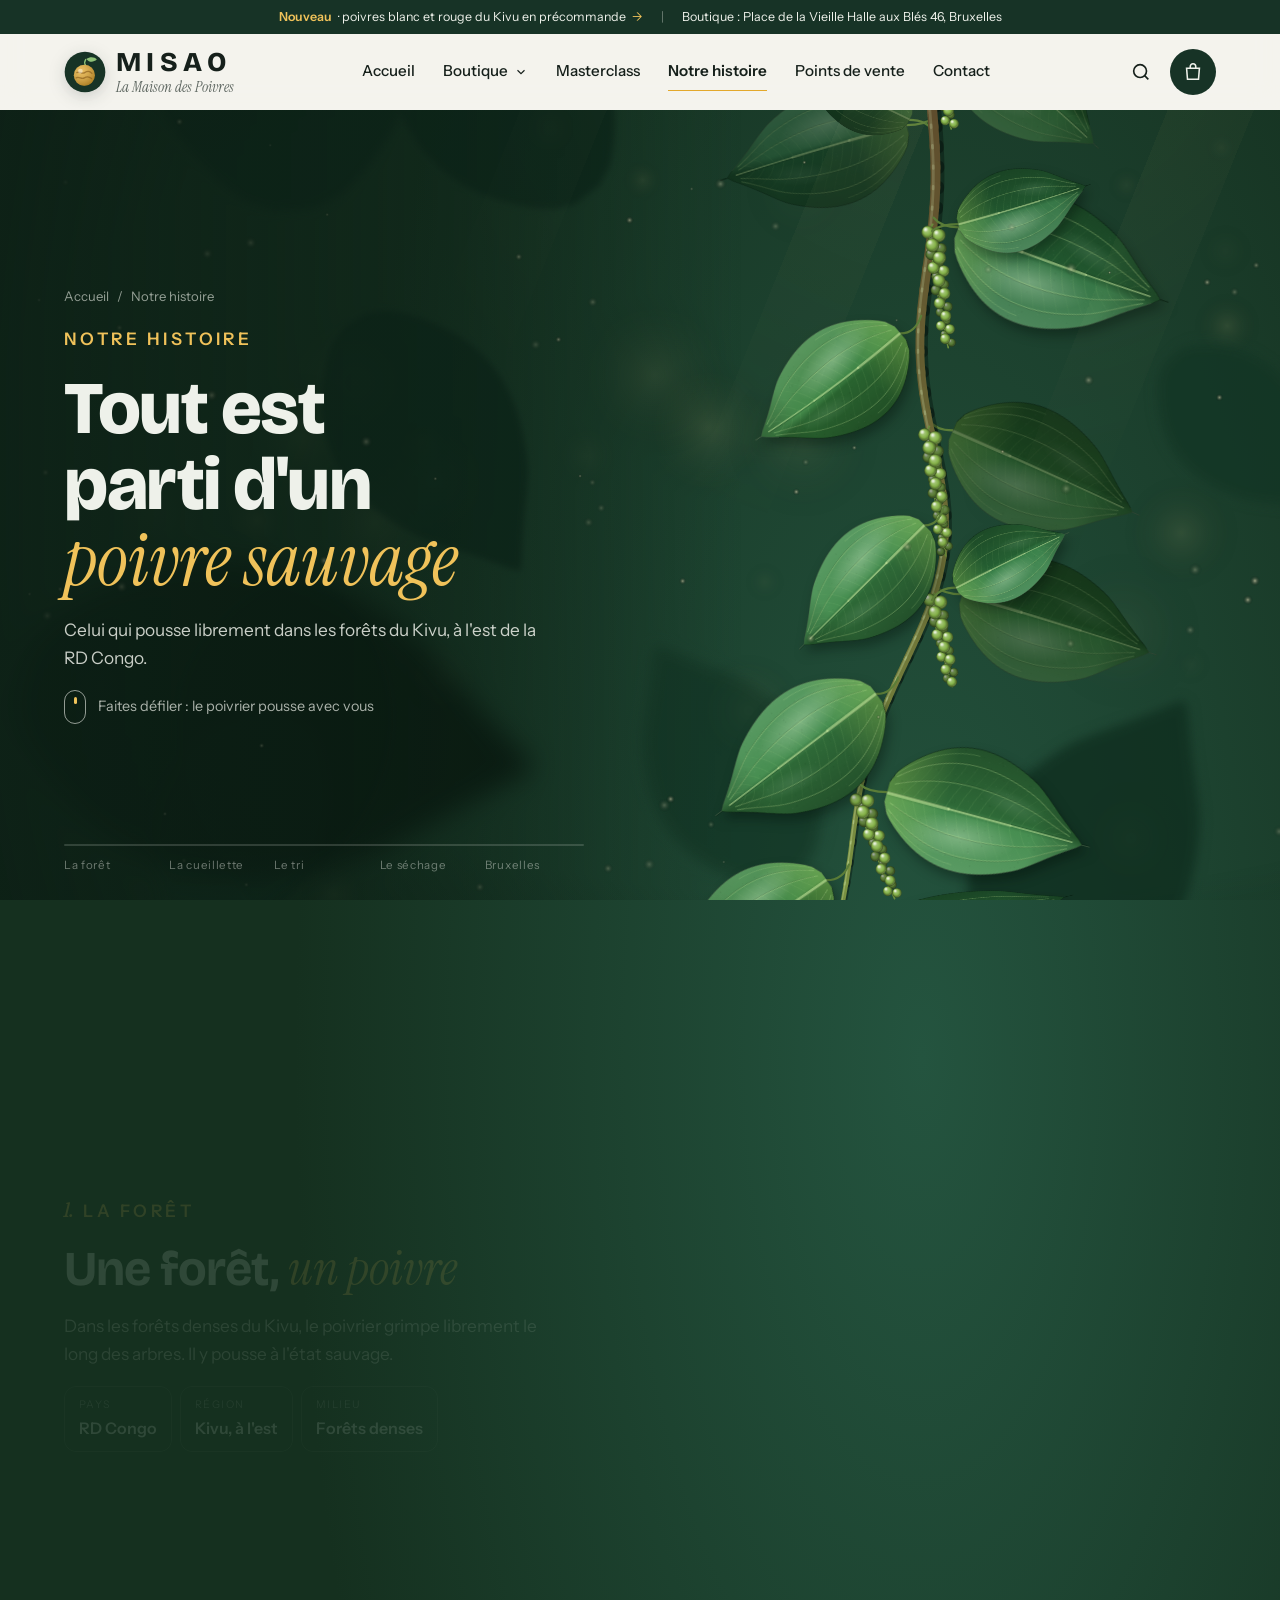
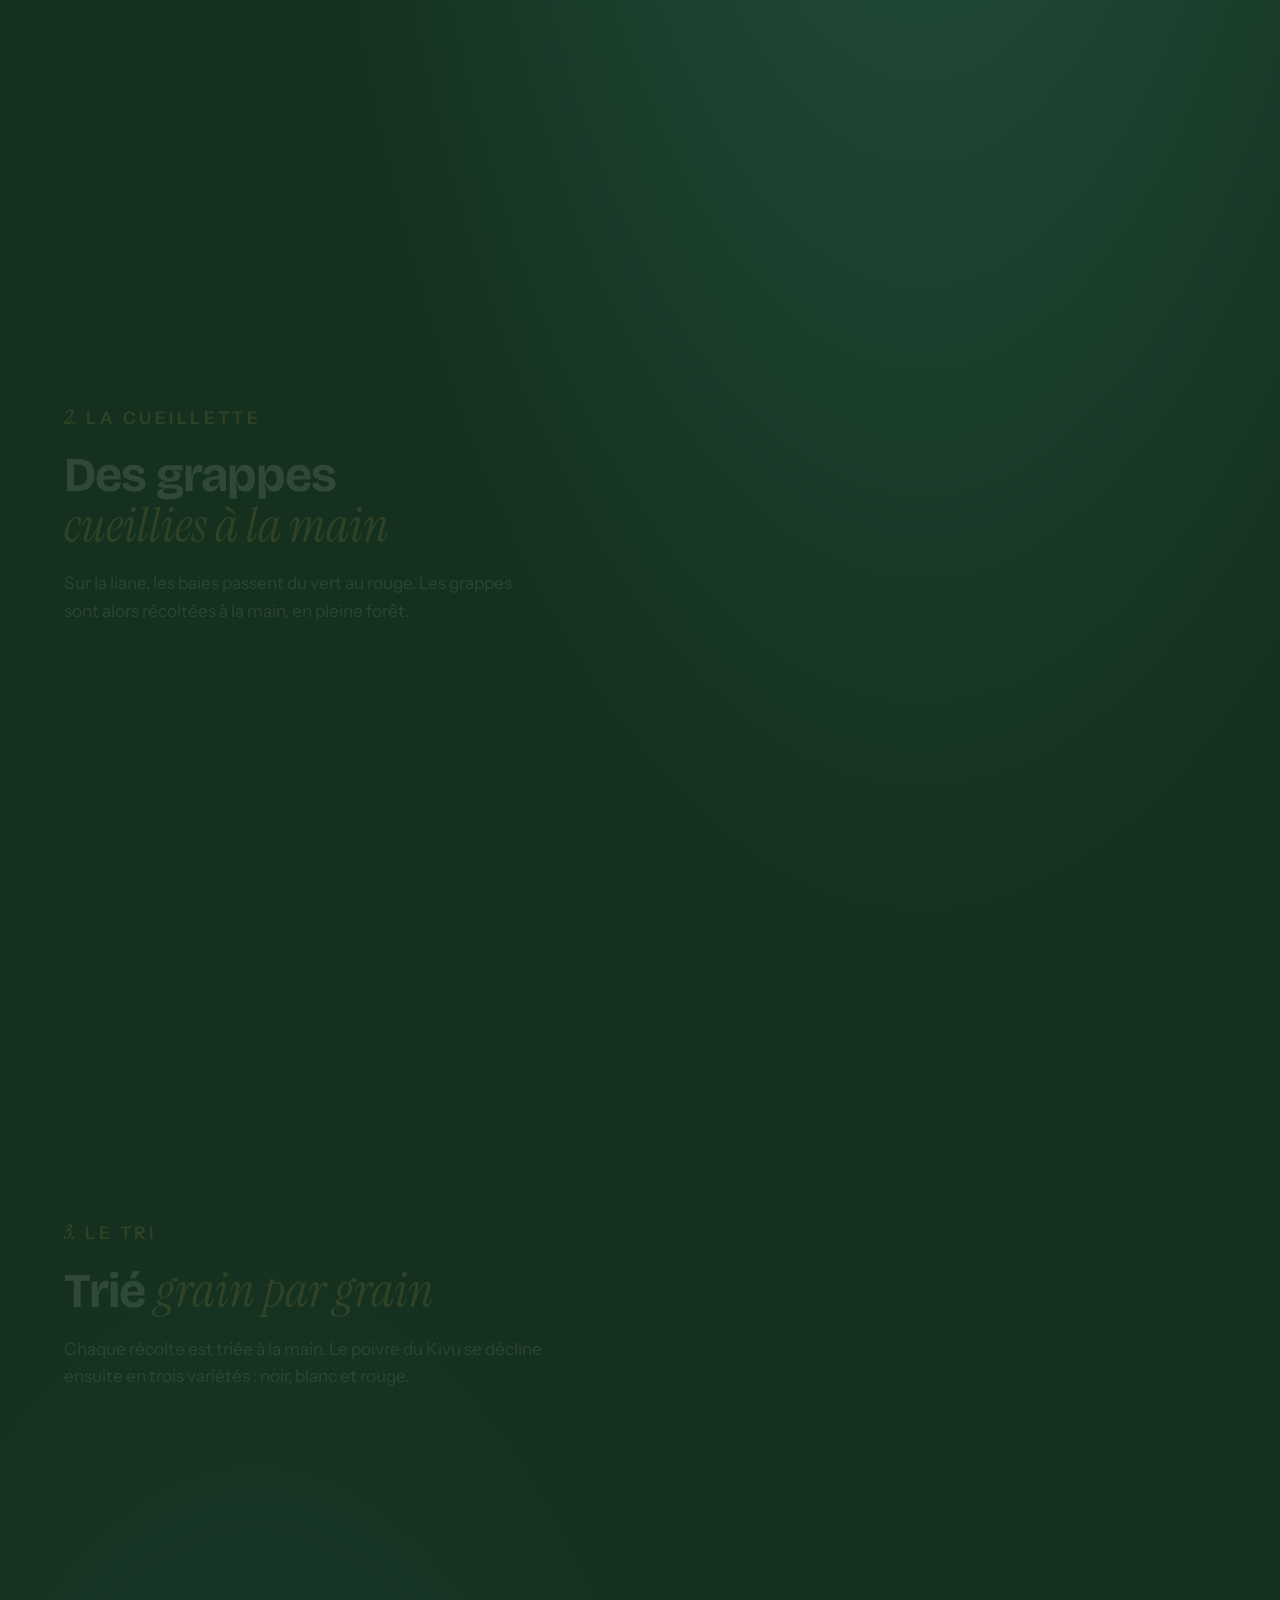
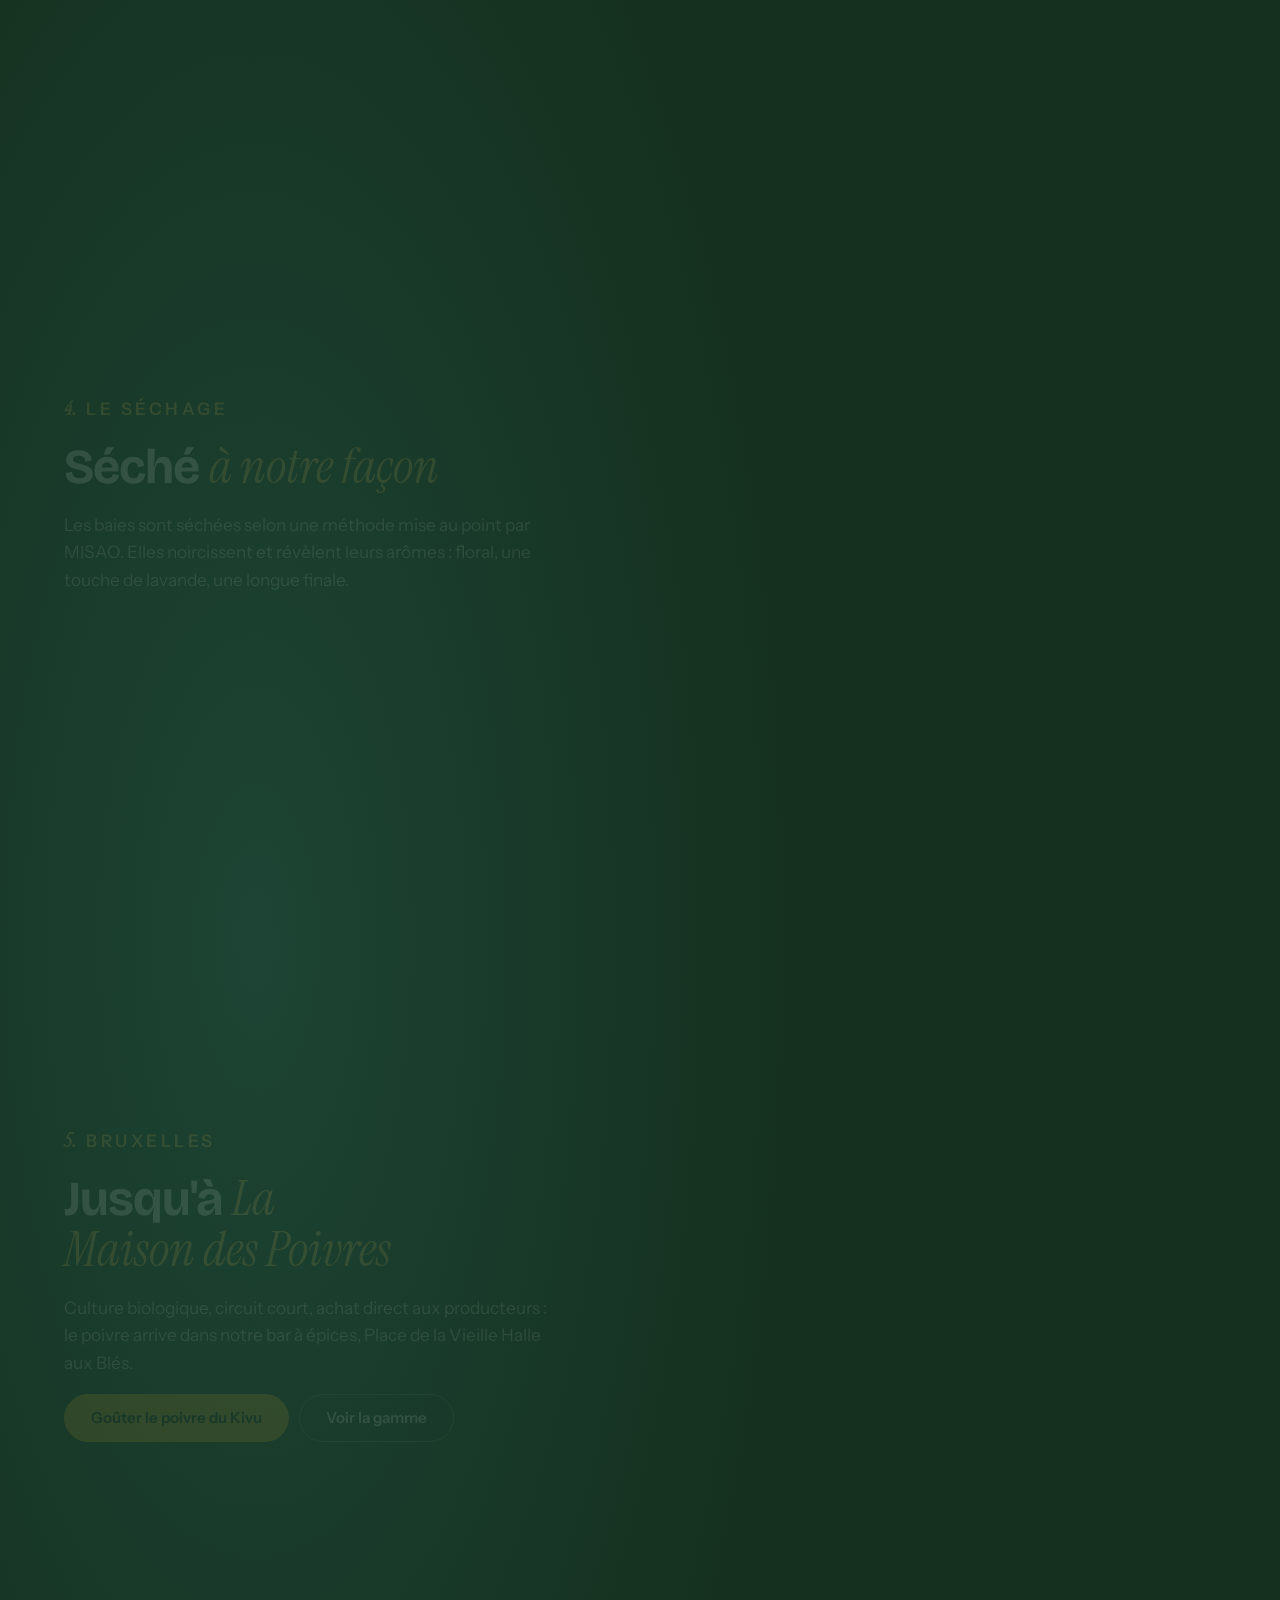
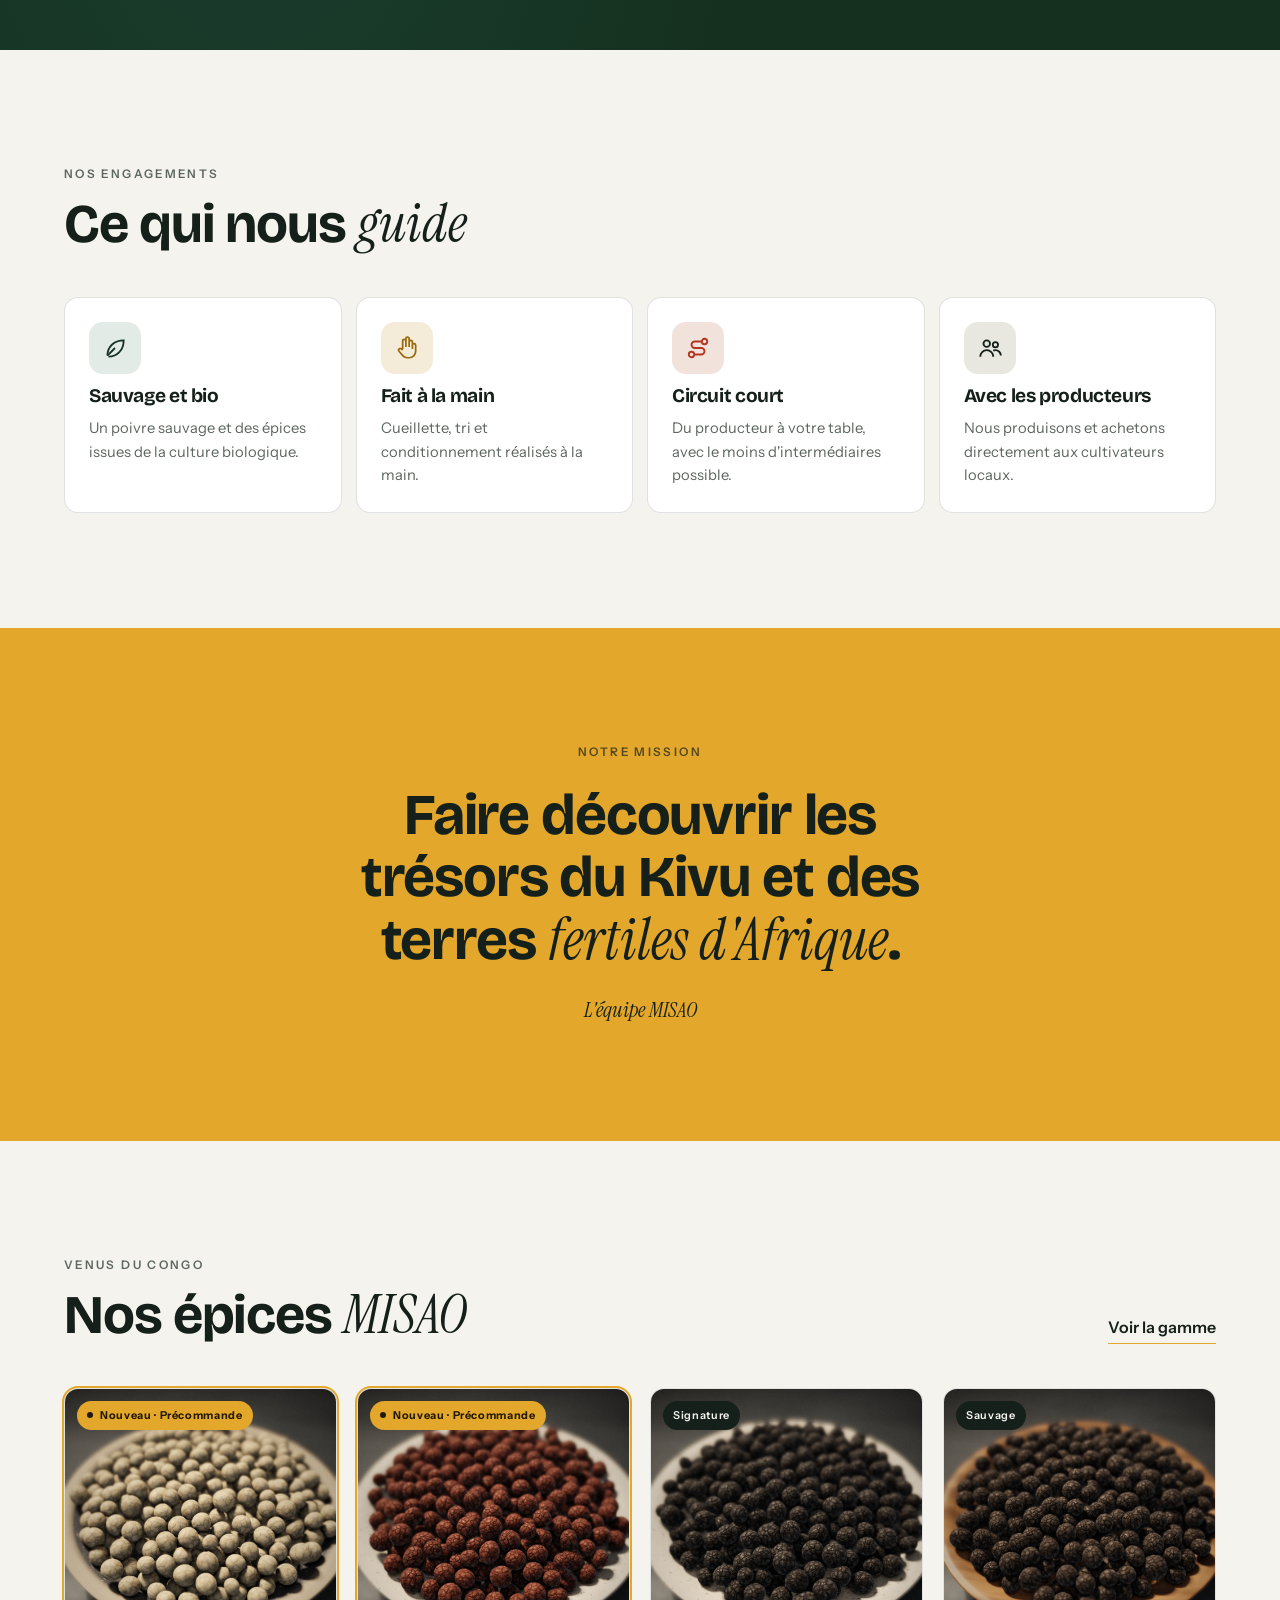
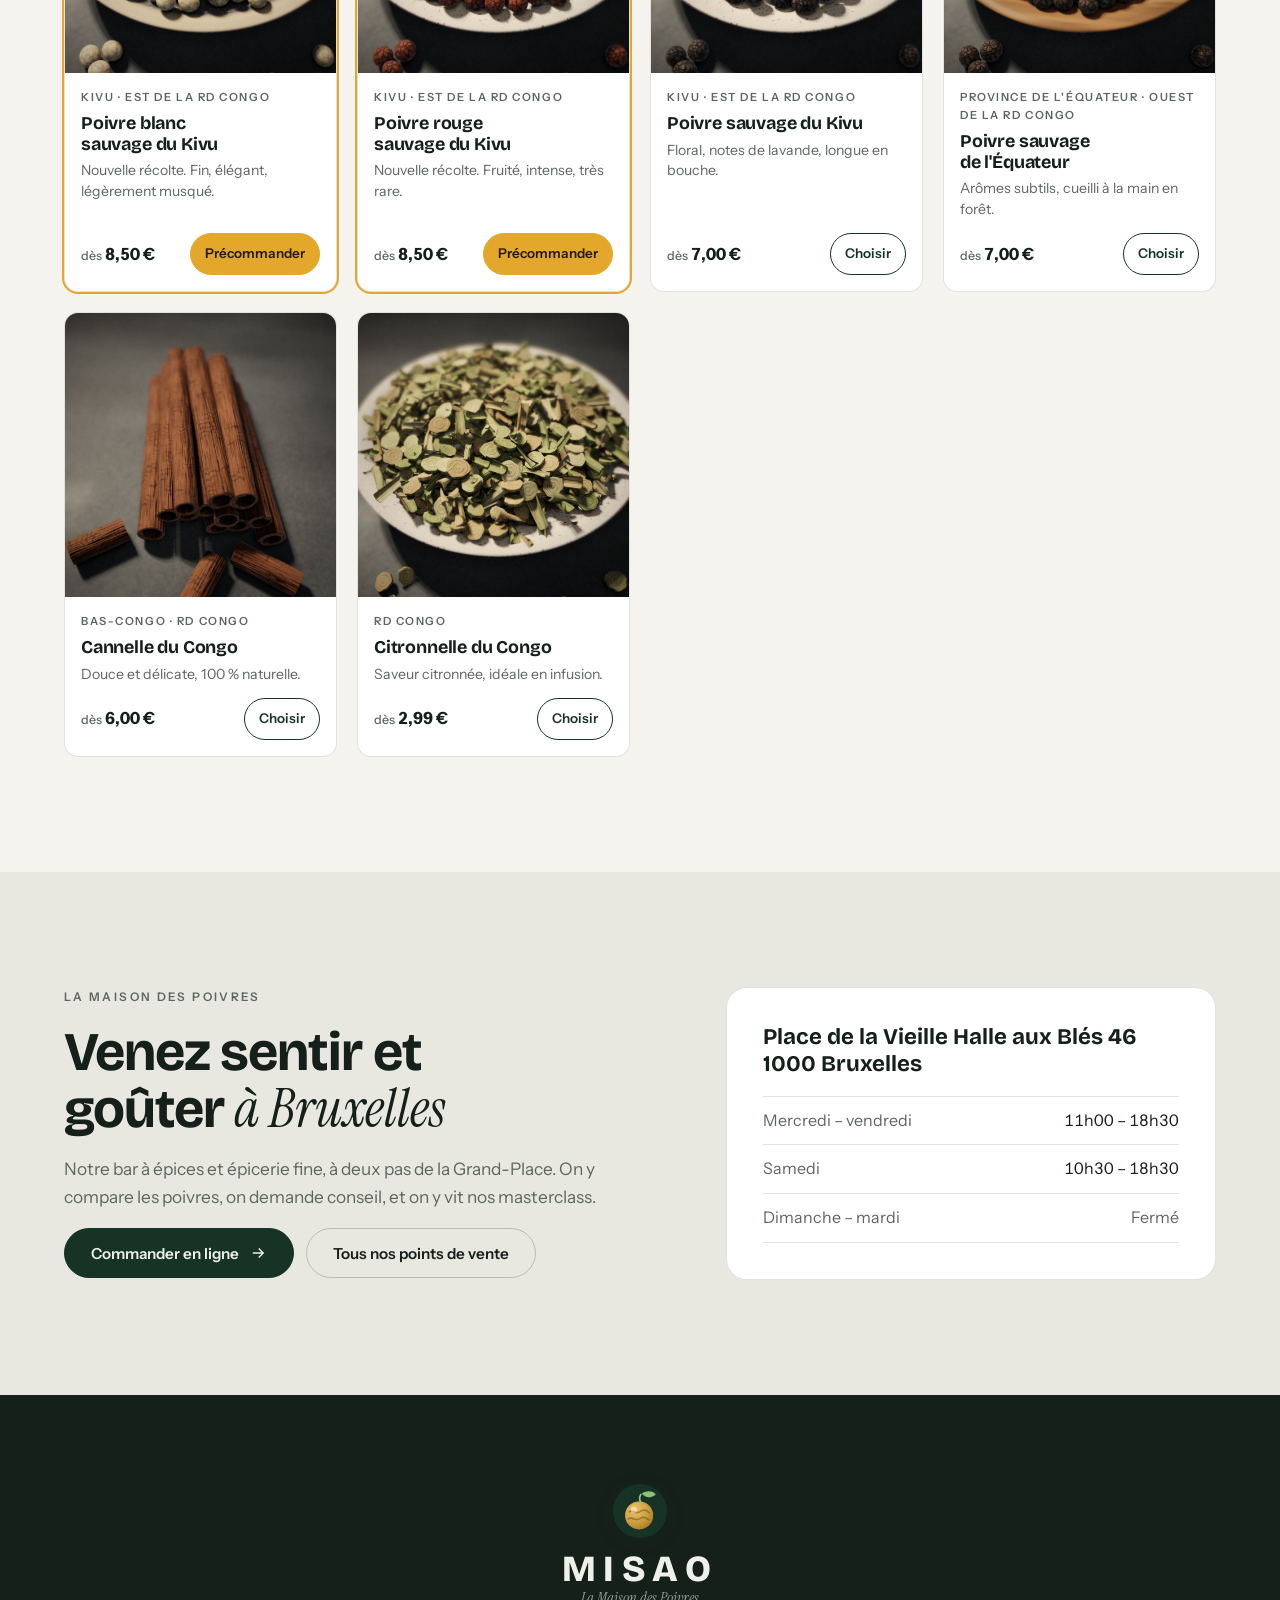
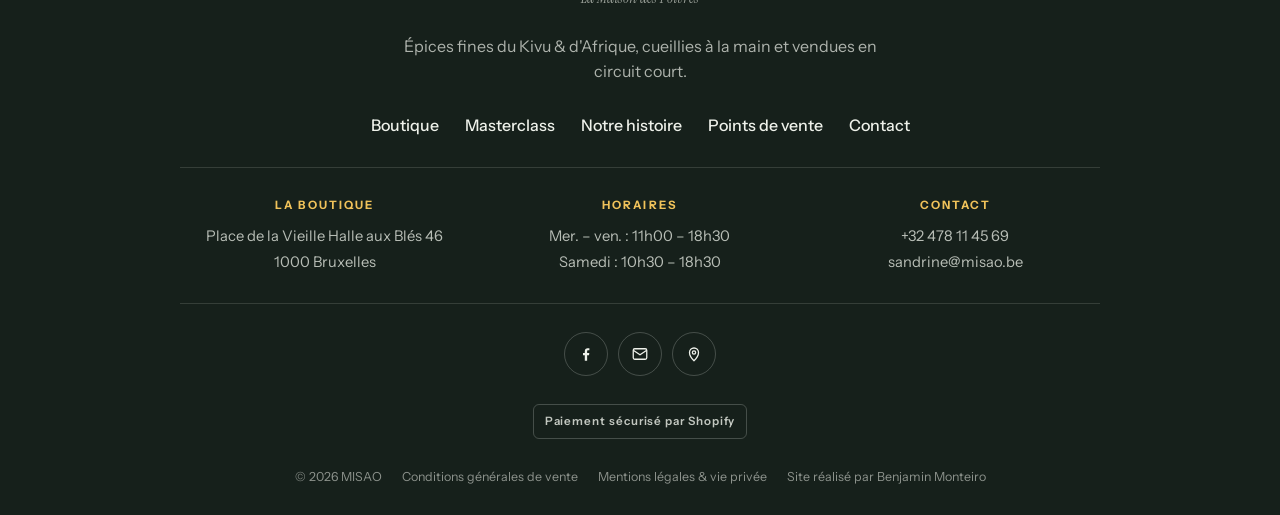
<file: maison.html>
<!doctype html>
<html lang="fr">
<head>
<meta charset="utf-8">
<meta name="viewport" content="width=device-width, initial-scale=1, viewport-fit=cover">
<title>Notre histoire · MISAO</title>
<meta name="description" content="MISAO, La Maison des Poivres : poivre sauvage du Kivu, épices du Congo, mélanges maison et poivres du monde. Boutique en ligne et bar à épices à Bruxelles.">
<link rel="preconnect" href="https://fonts.googleapis.com">
<link rel="preconnect" href="https://fonts.gstatic.com" crossorigin>
<link rel="stylesheet" href="https://fonts.googleapis.com/css2?family=Bricolage+Grotesque:opsz,wght@12..96,500;12..96,700;12..96,800&family=Instrument+Sans:wght@400;500;600;700&family=Instrument+Serif:ital@0;1&display=swap">
<link rel="icon" type="image/svg+xml" href="data:image/svg+xml,%3Csvg xmlns='http://www.w3.org/2000/svg' viewBox='0 0 64 64'%3E%3Crect width='64' height='64' rx='16' fill='%23173326'/%3E%3Cpath d='M33 13c6-4 13-3 16 1-5 4-11 5-16-1z' fill='%238fc278'/%3E%3Ccircle cx='31' cy='36' r='17' fill='%23e3a82b'/%3E%3Cpath d='M19 32c5-3 8 3 13 0s8-3 12 1M18 40c5-3 9 3 14 0s8-2 12 1' stroke='%237a4f12' stroke-width='2.2' fill='none' stroke-linecap='round' opacity='.55'/%3E%3Ccircle cx='25' cy='29' r='4' fill='%23fff' opacity='.45'/%3E%3C/svg%3E">
<link rel="apple-touch-icon" href="apple-touch-icon.png">
<link rel="stylesheet" href="style.css">
</head>
<body>
<header class="site-header">
  <div class="annonce"><a href="nouveautes.html" class="an-link"><b>Nouveau</b> · poivres blanc et rouge du Kivu en précommande <span class="an-go" aria-hidden="true">→</span></a><span class="sep hide-s">|</span><span class="hide-s">Boutique : Place de la Vieille Halle aux Blés 46, Bruxelles</span></div>
  <div class="wrap hbar">
    <a href="index.html" class="logo" aria-label="MISAO, retour à l'accueil"><svg class="mark" viewBox="0 0 64 64" aria-hidden="true"><circle cx="32" cy="32" r="31" fill="#173326"/><path d="M34 12c6-4 13-3 16 1-5 4-11 5-16-1z" fill="#8fc278"/><path d="M33 13c-2 3-2 6 0 9" stroke="#8fc278" stroke-width="2" fill="none" stroke-linecap="round"/><circle cx="31" cy="37" r="16" fill="#e3a82b"/><circle cx="31" cy="37" r="16" fill="url(#lg-g)"/><path d="M19.5 33c4.5-3 7.5 3 12 0s7.5-3 11 1M18.5 41c4.5-3 8 3 12.5 0s7.5-2 11 1" stroke="#7a4f12" stroke-width="2" fill="none" stroke-linecap="round" opacity=".55"/><circle cx="25" cy="30.5" r="3.6" fill="#fff" opacity=".45"/><defs><radialGradient id="lg-g" cx=".35" cy=".3" r=".8"><stop offset="0" stop-color="#fff" stop-opacity=".25"/><stop offset="1" stop-color="#5a3a08" stop-opacity=".45"/></radialGradient></defs></svg><span class="lt"><span class="m">MISAO</span><span class="s">La Maison des Poivres</span></span></a>
    <nav class="nav" id="nav" aria-label="Navigation principale"><a href="index.html">Accueil</a><div class="dd"><a href="boutique.html" class="dd-top">Boutique <svg viewBox="0 0 24 24" fill="none" stroke="currentColor" stroke-width="2" aria-hidden="true"><path d="M6 9l6 6 6-6"/></svg></a><div class="dd-menu"><div class="dd-panel"><a href="nouveautes.html" class="dd-new"><span class="dd-dot d0"></span><span><b>Nouveautés · Précommande <em>Nouveau</em></b><small>Poivres blanc &amp; rouge du Kivu</small></span></a><a href="epices-misao.html"><span class="dd-dot d1"></span><span><b>Épices MISAO</b><small>Poivres sauvages et épices du Congo</small></span></a><a href="melanges.html"><span class="dd-dot d2"></span><span><b>Mélanges</b><small>Curry vadouvan, chaï, berbéré…</small></span></a><a href="poivres-du-monde.html"><span class="dd-dot d3"></span><span><b>Poivres du monde</b><small>Penja, Kampot, Madagascar…</small></span></a><a href="boutique.html" class="dd-all">Voir toute la boutique <svg viewBox="0 0 24 24" fill="none" stroke="currentColor" stroke-width="1.8" aria-hidden="true"><path d="M5 12h14M13 6l6 6-6 6"/></svg></a></div></div></div><a href="masterclass.html">Masterclass</a><a href="maison.html" class="active" aria-current="page">Notre histoire</a><a href="points-de-vente.html">Points de vente</a><a href="contact.html">Contact</a></nav>
    <div class="hicons">
      <button type="button" class="ibtn" id="hs-open" aria-label="Rechercher un produit" aria-expanded="false" aria-controls="hsearch"><svg viewBox="0 0 24 24" fill="none" stroke="currentColor" stroke-width="1.8" aria-hidden="true"><circle cx="11" cy="11" r="7"/><path d="M20 20l-4-4"/></svg></button>
      <a href="panier.html" class="ibtn cart-btn" aria-label="Voir le panier"><svg viewBox="0 0 24 24" fill="none" stroke="currentColor" stroke-width="1.7" aria-hidden="true"><path d="M5 8h14l-1 12H6L5 8z"/><path d="M9 8V6a3 3 0 0 1 6 0v2"/></svg><span class="cart-count" hidden>0</span></a>
      <button class="ibtn burger" id="burger" aria-label="Ouvrir le menu" aria-expanded="false" aria-controls="nav"><span></span><span></span><span></span></button>
    </div>
  </div>
  <div class="hsearch" id="hsearch" role="dialog" aria-modal="false" aria-label="Rechercher dans la boutique" hidden>
    <div class="hs-panel">
      <div class="hs-field">
        <span class="hs-ico" aria-hidden="true"><svg viewBox="0 0 24 24" fill="none" stroke="currentColor" stroke-width="1.8" aria-hidden="true"><circle cx="11" cy="11" r="7"/><path d="M20 20l-4-4"/></svg></span>
        <input id="hs-input" type="search" placeholder="Poivre, cannelle, curry, atelier…" aria-label="Rechercher un produit" autocomplete="off" spellcheck="false" role="combobox" aria-expanded="false" aria-controls="hs-results" aria-autocomplete="list">
        <button type="button" class="hs-clear" id="hs-clear" aria-label="Effacer" hidden><svg viewBox="0 0 24 24" fill="none" stroke="currentColor" stroke-width="2" aria-hidden="true"><path d="M7 7l10 10M17 7L7 17"/></svg></button>
        <kbd class="hs-kbd" aria-hidden="true">Échap</kbd>
        <button type="button" class="hs-close" id="hs-close" aria-label="Fermer la recherche"><svg viewBox="0 0 24 24" fill="none" stroke="currentColor" stroke-width="1.8" aria-hidden="true"><path d="M6 6l12 12M18 6L6 18"/></svg></button>
      </div>
      <div class="hs-results" id="hs-results" role="listbox" aria-label="Résultats"></div>
    </div>
  </div>
</header>

<main>
  <section class="scrolly" id="scrolly">
    <div class="stage" id="stage">
      <canvas id="plant" aria-hidden="true"></canvas>
      <div class="vine-fallback"><svg class="vine" viewBox="0 0 420 520" role="img" aria-label="Liane de poivrier sauvage avec ses grappes de baies"><defs><radialGradient id="vb" cx=".35" cy=".3"><stop offset="0" stop-color="#ffffff" stop-opacity=".35"/><stop offset="1" stop-color="#ffffff" stop-opacity="0"/></radialGradient></defs><path d="M330 520 C 320 400 345 300 330 200 C 318 120 336 60 326 0" fill="none" stroke="#2c4a3b" stroke-width="34" stroke-linecap="round"/><path d="M322 520 C 312 400 337 300 322 200 C 310 120 328 60 318 0" fill="none" stroke="rgba(255,255,255,.06)" stroke-width="6"/><path d="M318.0 520.0 L311.9 516.6 L306.2 513.1 L300.9 509.5 L296.0 505.9 L291.4 502.2 L287.2 498.4 L283.3 494.5 L279.8 490.6 L276.6 486.6 L273.7 482.5 L271.1 478.3 L268.8 474.1 L266.8 469.7 L265.0 465.3 L263.5 460.9 L262.3 456.3 L261.2 451.7 L260.4 447.0 L259.9 442.2 L259.5 437.3 L259.3 432.4 L259.3 427.4 L259.4 422.3 L259.7 417.1 L260.2 411.9 L260.8 406.6 L261.5 401.2 L262.3 395.7 L263.3 390.1 L264.3 384.5 L265.4 378.8 L266.6 373.0 L267.8 367.1 L269.1 361.1 L270.5 355.1 L271.8 349.0 L273.2 342.8 L274.5 336.5 L275.9 330.2 L277.2 323.8 L278.6 317.2 L279.8 310.7 L281.1 304.0 L282.2 297.2 L283.3 290.4 L284.3 283.5 L285.2 276.5 L286.0 269.4 L286.7 262.3 L287.3 255.1 L287.7 247.7 L288.0 240.4 L288.1 232.9 L288.0 225.3 L287.8 217.7 L287.3 210.0 L286.7 202.2 L285.8 194.3 L284.7 186.3 L283.4 178.3 L281.8 170.2 L280.0 161.9 L277.9 153.7 L275.5 145.3 L272.8 136.8 L269.8 128.3 L266.5 119.7 L262.9 111.0 L259.0 102.2 L254.6 93.3 L250.0 84.3 L244.9 75.3 L239.5 66.2 L233.7 57.0 L227.5 47.7 L220.9 38.3 L213.8 28.9 L206.3 19.3 L198.4 9.7 L190.0 0.0" fill="none" stroke="#5c7a3c" stroke-width="5" stroke-linecap="round"/><g transform="translate(285.6 496.9) rotate(-192.8) scale(1.06)"><path d="M0 0 C 8 -26, 58 -30, 78 0 C 58 30, 8 26, 0 0 Z" fill="#3f7a52"/><path d="M2 0 L 74 0 M24 0 L 38 -12 M24 0 L 38 12 M44 0 L 56 -10 M44 0 L 56 10" stroke="rgba(255,255,255,.18)" stroke-width="1.3" fill="none"/></g><g transform="translate(267.2 470.6) rotate(-56.0) scale(1.23)"><path d="M0 0 C 8 -26, 58 -30, 78 0 C 58 30, 8 26, 0 0 Z" fill="#4c8c5c"/><path d="M2 0 L 74 0 M24 0 L 38 -12 M24 0 L 38 12 M44 0 L 56 -10 M44 0 L 56 10" stroke="rgba(255,255,255,.18)" stroke-width="1.3" fill="none"/></g><g transform="translate(259.5 437.3) rotate(-156.6) scale(1.17)"><path d="M0 0 C 8 -26, 58 -30, 78 0 C 58 30, 8 26, 0 0 Z" fill="#2f6a46"/><path d="M2 0 L 74 0 M24 0 L 38 -12 M24 0 L 38 12 M44 0 L 56 -10 M44 0 L 56 10" stroke="rgba(255,255,255,.18)" stroke-width="1.3" fill="none"/></g><path d="M259.5 437.3 q 0.1 36.4 0.2 72.9" stroke="#5c7a3c" stroke-width="2" fill="none"/><circle cx="254.8" cy="443.3" r="5.2" fill="#d24a2c"/><circle cx="254.8" cy="443.3" r="5.2" fill="url(#vb)"/><circle cx="264.1" cy="443.3" r="5.2" fill="#d24a2c"/><circle cx="264.1" cy="443.3" r="5.2" fill="url(#vb)"/><circle cx="255.0" cy="450.0" r="5.0" fill="#b4361f"/><circle cx="255.0" cy="450.0" r="5.0" fill="url(#vb)"/><circle cx="264.0" cy="450.0" r="5.0" fill="#b4361f"/><circle cx="264.0" cy="450.0" r="5.0" fill="url(#vb)"/><circle cx="255.2" cy="456.6" r="4.8" fill="#d24a2c"/><circle cx="255.2" cy="456.6" r="4.8" fill="url(#vb)"/><circle cx="263.8" cy="456.6" r="4.8" fill="#d24a2c"/><circle cx="263.8" cy="456.6" r="4.8" fill="url(#vb)"/><circle cx="255.3" cy="463.2" r="4.6" fill="#d24a2c"/><circle cx="255.3" cy="463.2" r="4.6" fill="url(#vb)"/><circle cx="263.6" cy="463.2" r="4.6" fill="#c84a32"/><circle cx="263.6" cy="463.2" r="4.6" fill="url(#vb)"/><circle cx="255.5" cy="469.9" r="4.4" fill="#b4361f"/><circle cx="255.5" cy="469.9" r="4.4" fill="url(#vb)"/><circle cx="263.5" cy="469.9" r="4.4" fill="#d24a2c"/><circle cx="263.5" cy="469.9" r="4.4" fill="url(#vb)"/><circle cx="255.7" cy="476.5" r="4.2" fill="#c84a32"/><circle cx="255.7" cy="476.5" r="4.2" fill="url(#vb)"/><circle cx="263.3" cy="476.5" r="4.2" fill="#d24a2c"/><circle cx="263.3" cy="476.5" r="4.2" fill="url(#vb)"/><circle cx="255.9" cy="483.1" r="4.0" fill="#d24a2c"/><circle cx="255.9" cy="483.1" r="4.0" fill="url(#vb)"/><circle cx="263.1" cy="483.1" r="4.0" fill="#c84a32"/><circle cx="263.1" cy="483.1" r="4.0" fill="url(#vb)"/><circle cx="256.1" cy="489.7" r="3.8" fill="#c84a32"/><circle cx="256.1" cy="489.7" r="3.8" fill="url(#vb)"/><circle cx="263.0" cy="489.7" r="3.8" fill="#c84a32"/><circle cx="263.0" cy="489.7" r="3.8" fill="url(#vb)"/><circle cx="256.3" cy="496.4" r="3.6" fill="#d24a2c"/><circle cx="256.3" cy="496.4" r="3.6" fill="url(#vb)"/><circle cx="262.8" cy="496.4" r="3.6" fill="#c84a32"/><circle cx="262.8" cy="496.4" r="3.6" fill="url(#vb)"/><circle cx="256.6" cy="503.0" r="3.4" fill="#c84a32"/><circle cx="256.6" cy="503.0" r="3.4" fill="url(#vb)"/><circle cx="262.7" cy="503.0" r="3.4" fill="#b4361f"/><circle cx="262.7" cy="503.0" r="3.4" fill="url(#vb)"/><circle cx="256.8" cy="509.6" r="3.2" fill="#d24a2c"/><circle cx="256.8" cy="509.6" r="3.2" fill="url(#vb)"/><circle cx="262.5" cy="509.6" r="3.2" fill="#d24a2c"/><circle cx="262.5" cy="509.6" r="3.2" fill="url(#vb)"/><g transform="translate(261.1 404.4) rotate(-5.6) scale(0.92)"><path d="M0 0 C 8 -26, 58 -30, 78 0 C 58 30, 8 26, 0 0 Z" fill="#5a9a64"/><path d="M2 0 L 74 0 M24 0 L 38 -12 M24 0 L 38 12 M44 0 L 56 -10 M44 0 L 56 10" stroke="rgba(255,255,255,.18)" stroke-width="1.3" fill="none"/></g><g transform="translate(268.6 363.5) rotate(-136.3) scale(1.04)"><path d="M0 0 C 8 -26, 58 -30, 78 0 C 58 30, 8 26, 0 0 Z" fill="#3f7a52"/><path d="M2 0 L 74 0 M24 0 L 38 -12 M24 0 L 38 12 M44 0 L 56 -10 M44 0 L 56 10" stroke="rgba(255,255,255,.18)" stroke-width="1.3" fill="none"/></g><path d="M268.6 363.5 q -2.9 37.9 -5.7 75.9" stroke="#5c7a3c" stroke-width="2" fill="none"/><circle cx="263.9" cy="369.5" r="5.2" fill="#6b4430"/><circle cx="263.9" cy="369.5" r="5.2" fill="url(#vb)"/><circle cx="273.3" cy="369.5" r="5.2" fill="#5a3a2a"/><circle cx="273.3" cy="369.5" r="5.2" fill="url(#vb)"/><circle cx="264.1" cy="375.8" r="5.0" fill="#5a3a2a"/><circle cx="264.1" cy="375.8" r="5.0" fill="url(#vb)"/><circle cx="273.1" cy="375.8" r="5.0" fill="#6b4430"/><circle cx="273.1" cy="375.8" r="5.0" fill="url(#vb)"/><circle cx="264.1" cy="382.2" r="4.8" fill="#6b4430"/><circle cx="264.1" cy="382.2" r="4.8" fill="url(#vb)"/><circle cx="272.8" cy="382.2" r="4.8" fill="#6b4430"/><circle cx="272.8" cy="382.2" r="4.8" fill="url(#vb)"/><circle cx="264.1" cy="388.5" r="4.7" fill="#5a3a2a"/><circle cx="264.1" cy="388.5" r="4.7" fill="url(#vb)"/><circle cx="272.4" cy="388.5" r="4.7" fill="#4a2f24"/><circle cx="272.4" cy="388.5" r="4.7" fill="url(#vb)"/><circle cx="264.0" cy="394.8" r="4.5" fill="#5a3a2a"/><circle cx="264.0" cy="394.8" r="4.5" fill="url(#vb)"/><circle cx="272.0" cy="394.8" r="4.5" fill="#6b4430"/><circle cx="272.0" cy="394.8" r="4.5" fill="url(#vb)"/><circle cx="263.8" cy="401.1" r="4.3" fill="#6b4430"/><circle cx="263.8" cy="401.1" r="4.3" fill="url(#vb)"/><circle cx="271.5" cy="401.1" r="4.3" fill="#5a3a2a"/><circle cx="271.5" cy="401.1" r="4.3" fill="url(#vb)"/><circle cx="263.5" cy="407.5" r="4.1" fill="#6b4430"/><circle cx="263.5" cy="407.5" r="4.1" fill="url(#vb)"/><circle cx="270.9" cy="407.5" r="4.1" fill="#5a3a2a"/><circle cx="270.9" cy="407.5" r="4.1" fill="url(#vb)"/><circle cx="263.1" cy="413.8" r="3.9" fill="#6b4430"/><circle cx="263.1" cy="413.8" r="3.9" fill="url(#vb)"/><circle cx="270.2" cy="413.8" r="3.9" fill="#5a3a2a"/><circle cx="270.2" cy="413.8" r="3.9" fill="url(#vb)"/><circle cx="262.7" cy="420.1" r="3.7" fill="#4a2f24"/><circle cx="262.7" cy="420.1" r="3.7" fill="url(#vb)"/><circle cx="269.4" cy="420.1" r="3.7" fill="#6b4430"/><circle cx="269.4" cy="420.1" r="3.7" fill="url(#vb)"/><circle cx="262.2" cy="426.4" r="3.5" fill="#6b4430"/><circle cx="262.2" cy="426.4" r="3.5" fill="url(#vb)"/><circle cx="268.6" cy="426.4" r="3.5" fill="#4a2f24"/><circle cx="268.6" cy="426.4" r="3.5" fill="url(#vb)"/><circle cx="261.6" cy="432.8" r="3.4" fill="#4a2f24"/><circle cx="261.6" cy="432.8" r="3.4" fill="url(#vb)"/><circle cx="267.7" cy="432.8" r="3.4" fill="#4a2f24"/><circle cx="267.7" cy="432.8" r="3.4" fill="url(#vb)"/><circle cx="260.9" cy="439.1" r="3.2" fill="#6b4430"/><circle cx="260.9" cy="439.1" r="3.2" fill="url(#vb)"/><circle cx="266.7" cy="439.1" r="3.2" fill="#4a2f24"/><circle cx="266.7" cy="439.1" r="3.2" fill="url(#vb)"/><g transform="translate(277.2 323.8) rotate(-17.3) scale(1.08)"><path d="M0 0 C 8 -26, 58 -30, 78 0 C 58 30, 8 26, 0 0 Z" fill="#4c8c5c"/><path d="M2 0 L 74 0 M24 0 L 38 -12 M24 0 L 38 12 M44 0 L 56 -10 M44 0 L 56 10" stroke="rgba(255,255,255,.18)" stroke-width="1.3" fill="none"/></g><g transform="translate(284.7 280.7) rotate(-157.4) scale(0.99)"><path d="M0 0 C 8 -26, 58 -30, 78 0 C 58 30, 8 26, 0 0 Z" fill="#2f6a46"/><path d="M2 0 L 74 0 M24 0 L 38 -12 M24 0 L 38 12 M44 0 L 56 -10 M44 0 L 56 10" stroke="rgba(255,255,255,.18)" stroke-width="1.3" fill="none"/></g><path d="M284.7 280.7 q -3.0 37.0 -6.0 74.1" stroke="#5c7a3c" stroke-width="2" fill="none"/><circle cx="280.0" cy="286.7" r="5.2" fill="#86ab4f"/><circle cx="280.0" cy="286.7" r="5.2" fill="url(#vb)"/><circle cx="289.4" cy="286.7" r="5.2" fill="#86ab4f"/><circle cx="289.4" cy="286.7" r="5.2" fill="url(#vb)"/><circle cx="280.1" cy="293.4" r="5.0" fill="#7a9a44"/><circle cx="280.1" cy="293.4" r="5.0" fill="url(#vb)"/><circle cx="289.1" cy="293.4" r="5.0" fill="#86ab4f"/><circle cx="289.1" cy="293.4" r="5.0" fill="url(#vb)"/><circle cx="280.2" cy="300.2" r="4.8" fill="#86ab4f"/><circle cx="280.2" cy="300.2" r="4.8" fill="url(#vb)"/><circle cx="288.8" cy="300.2" r="4.8" fill="#7a9a44"/><circle cx="288.8" cy="300.2" r="4.8" fill="url(#vb)"/><circle cx="280.1" cy="306.9" r="4.6" fill="#9cbf62"/><circle cx="280.1" cy="306.9" r="4.6" fill="url(#vb)"/><circle cx="288.4" cy="306.9" r="4.6" fill="#9cbf62"/><circle cx="288.4" cy="306.9" r="4.6" fill="url(#vb)"/><circle cx="279.9" cy="313.7" r="4.4" fill="#7a9a44"/><circle cx="279.9" cy="313.7" r="4.4" fill="url(#vb)"/><circle cx="287.9" cy="313.7" r="4.4" fill="#86ab4f"/><circle cx="287.9" cy="313.7" r="4.4" fill="url(#vb)"/><circle cx="279.7" cy="320.4" r="4.2" fill="#9cbf62"/><circle cx="279.7" cy="320.4" r="4.2" fill="url(#vb)"/><circle cx="287.2" cy="320.4" r="4.2" fill="#86ab4f"/><circle cx="287.2" cy="320.4" r="4.2" fill="url(#vb)"/><circle cx="279.3" cy="327.1" r="4.0" fill="#9cbf62"/><circle cx="279.3" cy="327.1" r="4.0" fill="url(#vb)"/><circle cx="286.5" cy="327.1" r="4.0" fill="#86ab4f"/><circle cx="286.5" cy="327.1" r="4.0" fill="url(#vb)"/><circle cx="278.8" cy="333.9" r="3.8" fill="#86ab4f"/><circle cx="278.8" cy="333.9" r="3.8" fill="url(#vb)"/><circle cx="285.7" cy="333.9" r="3.8" fill="#9cbf62"/><circle cx="285.7" cy="333.9" r="3.8" fill="url(#vb)"/><circle cx="278.3" cy="340.6" r="3.6" fill="#7a9a44"/><circle cx="278.3" cy="340.6" r="3.6" fill="url(#vb)"/><circle cx="284.8" cy="340.6" r="3.6" fill="#9cbf62"/><circle cx="284.8" cy="340.6" r="3.6" fill="url(#vb)"/><circle cx="277.6" cy="347.3" r="3.4" fill="#7a9a44"/><circle cx="277.6" cy="347.3" r="3.4" fill="url(#vb)"/><circle cx="283.7" cy="347.3" r="3.4" fill="#7a9a44"/><circle cx="283.7" cy="347.3" r="3.4" fill="url(#vb)"/><circle cx="276.9" cy="354.1" r="3.2" fill="#86ab4f"/><circle cx="276.9" cy="354.1" r="3.2" fill="url(#vb)"/><circle cx="282.6" cy="354.1" r="3.2" fill="#86ab4f"/><circle cx="282.6" cy="354.1" r="3.2" fill="url(#vb)"/><g transform="translate(288.1 228.4) rotate(-21.3) scale(1.25)"><path d="M0 0 C 8 -26, 58 -30, 78 0 C 58 30, 8 26, 0 0 Z" fill="#5a9a64"/><path d="M2 0 L 74 0 M24 0 L 38 -12 M24 0 L 38 12 M44 0 L 56 -10 M44 0 L 56 10" stroke="rgba(255,255,255,.18)" stroke-width="1.3" fill="none"/></g><g transform="translate(283.4 178.3) rotate(-167.2) scale(1.19)"><path d="M0 0 C 8 -26, 58 -30, 78 0 C 58 30, 8 26, 0 0 Z" fill="#3f7a52"/><path d="M2 0 L 74 0 M24 0 L 38 -12 M24 0 L 38 12 M44 0 L 56 -10 M44 0 L 56 10" stroke="rgba(255,255,255,.18)" stroke-width="1.3" fill="none"/></g><path d="M283.4 178.3 q 6.7 56.0 13.3 112.0" stroke="#5c7a3c" stroke-width="2" fill="none"/><circle cx="278.7" cy="184.3" r="5.2" fill="#b4361f"/><circle cx="278.7" cy="184.3" r="5.2" fill="url(#vb)"/><circle cx="288.1" cy="184.3" r="5.2" fill="#c84a32"/><circle cx="288.1" cy="184.3" r="5.2" fill="url(#vb)"/><circle cx="278.9" cy="190.5" r="5.1" fill="#c84a32"/><circle cx="278.9" cy="190.5" r="5.1" fill="url(#vb)"/><circle cx="288.0" cy="190.5" r="5.1" fill="#d24a2c"/><circle cx="288.0" cy="190.5" r="5.1" fill="url(#vb)"/><circle cx="279.1" cy="196.7" r="5.0" fill="#d24a2c"/><circle cx="279.1" cy="196.7" r="5.0" fill="url(#vb)"/><circle cx="288.0" cy="196.7" r="5.0" fill="#c84a32"/><circle cx="288.0" cy="196.7" r="5.0" fill="url(#vb)"/><circle cx="279.4" cy="202.9" r="4.8" fill="#c84a32"/><circle cx="279.4" cy="202.9" r="4.8" fill="url(#vb)"/><circle cx="288.1" cy="202.9" r="4.8" fill="#b4361f"/><circle cx="288.1" cy="202.9" r="4.8" fill="url(#vb)"/><circle cx="279.8" cy="209.2" r="4.7" fill="#c84a32"/><circle cx="279.8" cy="209.2" r="4.7" fill="url(#vb)"/><circle cx="288.3" cy="209.2" r="4.7" fill="#c84a32"/><circle cx="288.3" cy="209.2" r="4.7" fill="url(#vb)"/><circle cx="280.3" cy="215.4" r="4.6" fill="#c84a32"/><circle cx="280.3" cy="215.4" r="4.6" fill="url(#vb)"/><circle cx="288.6" cy="215.4" r="4.6" fill="#b4361f"/><circle cx="288.6" cy="215.4" r="4.6" fill="url(#vb)"/><circle cx="280.9" cy="221.6" r="4.5" fill="#b4361f"/><circle cx="280.9" cy="221.6" r="4.5" fill="url(#vb)"/><circle cx="288.9" cy="221.6" r="4.5" fill="#c84a32"/><circle cx="288.9" cy="221.6" r="4.5" fill="url(#vb)"/><circle cx="281.5" cy="227.8" r="4.3" fill="#b4361f"/><circle cx="281.5" cy="227.8" r="4.3" fill="url(#vb)"/><circle cx="289.3" cy="227.8" r="4.3" fill="#c84a32"/><circle cx="289.3" cy="227.8" r="4.3" fill="url(#vb)"/><circle cx="282.2" cy="234.1" r="4.2" fill="#b4361f"/><circle cx="282.2" cy="234.1" r="4.2" fill="url(#vb)"/><circle cx="289.8" cy="234.1" r="4.2" fill="#d24a2c"/><circle cx="289.8" cy="234.1" r="4.2" fill="url(#vb)"/><circle cx="283.1" cy="240.3" r="4.1" fill="#b4361f"/><circle cx="283.1" cy="240.3" r="4.1" fill="url(#vb)"/><circle cx="290.4" cy="240.3" r="4.1" fill="#b4361f"/><circle cx="290.4" cy="240.3" r="4.1" fill="url(#vb)"/><circle cx="283.9" cy="246.5" r="4.0" fill="#d24a2c"/><circle cx="283.9" cy="246.5" r="4.0" fill="url(#vb)"/><circle cx="291.1" cy="246.5" r="4.0" fill="#c84a32"/><circle cx="291.1" cy="246.5" r="4.0" fill="url(#vb)"/><circle cx="284.9" cy="252.7" r="3.9" fill="#d24a2c"/><circle cx="284.9" cy="252.7" r="3.9" fill="url(#vb)"/><circle cx="291.9" cy="252.7" r="3.9" fill="#b4361f"/><circle cx="291.9" cy="252.7" r="3.9" fill="url(#vb)"/><circle cx="286.0" cy="258.9" r="3.7" fill="#d24a2c"/><circle cx="286.0" cy="258.9" r="3.7" fill="url(#vb)"/><circle cx="292.7" cy="258.9" r="3.7" fill="#d24a2c"/><circle cx="292.7" cy="258.9" r="3.7" fill="url(#vb)"/><circle cx="287.1" cy="265.2" r="3.6" fill="#b4361f"/><circle cx="287.1" cy="265.2" r="3.6" fill="url(#vb)"/><circle cx="293.6" cy="265.2" r="3.6" fill="#d24a2c"/><circle cx="293.6" cy="265.2" r="3.6" fill="url(#vb)"/><circle cx="288.3" cy="271.4" r="3.5" fill="#c84a32"/><circle cx="288.3" cy="271.4" r="3.5" fill="url(#vb)"/><circle cx="294.6" cy="271.4" r="3.5" fill="#d24a2c"/><circle cx="294.6" cy="271.4" r="3.5" fill="url(#vb)"/><circle cx="289.6" cy="277.6" r="3.4" fill="#b4361f"/><circle cx="289.6" cy="277.6" r="3.4" fill="url(#vb)"/><circle cx="295.7" cy="277.6" r="3.4" fill="#b4361f"/><circle cx="295.7" cy="277.6" r="3.4" fill="url(#vb)"/><circle cx="291.0" cy="283.8" r="3.2" fill="#b4361f"/><circle cx="291.0" cy="283.8" r="3.2" fill="url(#vb)"/><circle cx="296.9" cy="283.8" r="3.2" fill="#d24a2c"/><circle cx="296.9" cy="283.8" r="3.2" fill="url(#vb)"/><circle cx="292.5" cy="290.1" r="3.1" fill="#d24a2c"/><circle cx="292.5" cy="290.1" r="3.1" fill="url(#vb)"/><circle cx="298.1" cy="290.1" r="3.1" fill="#b4361f"/><circle cx="298.1" cy="290.1" r="3.1" fill="url(#vb)"/><g transform="translate(265.8 117.9) rotate(-50.8) scale(1.10)"><path d="M0 0 C 8 -26, 58 -30, 78 0 C 58 30, 8 26, 0 0 Z" fill="#4c8c5c"/><path d="M2 0 L 74 0 M24 0 L 38 -12 M24 0 L 38 12 M44 0 L 56 -10 M44 0 L 56 10" stroke="rgba(255,255,255,.18)" stroke-width="1.3" fill="none"/></g><g transform="translate(236.1 60.7) rotate(-188.8) scale(0.97)"><path d="M0 0 C 8 -26, 58 -30, 78 0 C 58 30, 8 26, 0 0 Z" fill="#2f6a46"/><path d="M2 0 L 74 0 M24 0 L 38 -12 M24 0 L 38 12 M44 0 L 56 -10 M44 0 L 56 10" stroke="rgba(255,255,255,.18)" stroke-width="1.3" fill="none"/></g><path d="M250 140 c 20 -10 30 8 18 16 c -10 6 -18 -6 -8 -10" fill="none" stroke="#7a9a4a" stroke-width="1.6"/><path d="M232 380 c -22 -4 -26 16 -12 20 c 10 2 14 -10 4 -12" fill="none" stroke="#7a9a4a" stroke-width="1.6"/></svg></div>
      <div class="rays" aria-hidden="true"></div>
      <div class="rail" aria-label="Étapes du voyage">
        <div class="rail-bar"><i></i></div>
        <ol><li>La forêt</li><li>La cueillette</li><li>Le tri</li><li>Le séchage</li><li>Bruxelles</li></ol>
      </div>
    </div>
    <div class="chaps">
      <article class="chap hero-chap">
        <div class="in">
          <nav class="crumbs" aria-label="Fil d'Ariane"><a href="index.html">Accueil</a><span aria-hidden="true">/</span><span>Notre histoire</span></nav>
          <p class="eyebrow">Notre histoire</p>
          <h1>Tout est parti d'un <span class="serif">poivre sauvage</span></h1>
          <p class="lead">Celui qui pousse librement dans les forêts du Kivu, à l'est de la RD Congo.</p>
          <p class="cue"><span class="mouse" aria-hidden="true"></span>Faites défiler : le poivrier pousse avec vous</p>
        </div>
      </article>
      <article class="chap">
        <div class="in">
          <p class="eyebrow"><span class="n">1.</span> La forêt</p>
          <h2>Une forêt, <span class="serif">un poivre</span></h2>
          <p>Dans les forêts denses du Kivu, le poivrier grimpe librement le long des arbres. Il y pousse à l'état sauvage.</p>
          <dl class="mini"><div><dt>Pays</dt><dd>RD Congo</dd></div><div><dt>Région</dt><dd>Kivu, à l'est</dd></div><div><dt>Milieu</dt><dd>Forêts denses</dd></div></dl>
        </div>
      </article>
      <article class="chap">
        <div class="in">
          <p class="eyebrow"><span class="n">2.</span> La cueillette</p>
          <h2>Des grappes <span class="serif">cueillies à la main</span></h2>
          <p>Sur la liane, les baies passent du vert au rouge. Les grappes sont alors récoltées à la main, en pleine forêt.</p>
        </div>
      </article>
      <article class="chap">
        <div class="in">
          <p class="eyebrow"><span class="n">3.</span> Le tri</p>
          <h2>Trié <span class="serif">grain par grain</span></h2>
          <p>Chaque récolte est triée à la main. Le poivre du Kivu se décline ensuite en trois variétés : noir, blanc et rouge.</p>
        </div>
      </article>
      <article class="chap">
        <div class="in">
          <p class="eyebrow"><span class="n">4.</span> Le séchage</p>
          <h2>Séché <span class="serif">à notre façon</span></h2>
          <p>Les baies sont séchées selon une méthode mise au point par MISAO. Elles noircissent et révèlent leurs arômes : floral, une touche de lavande, une longue finale.</p>
        </div>
      </article>
      <article class="chap">
        <div class="in">
          <p class="eyebrow"><span class="n">5.</span> Bruxelles</p>
          <h2>Jusqu'à <span class="serif">La Maison des Poivres</span></h2>
          <p>Culture biologique, circuit court, achat direct aux producteurs : le poivre arrive dans notre bar à épices, Place de la Vieille Halle aux Blés.</p>
          <div class="acts"><button class="btn gold" data-open="poivre-kivu">Goûter le poivre du Kivu</button><a class="btn light" href="epices-misao.html">Voir la gamme</a></div>
        </div>
      </article>
    </div>
  </section>

  <section>
    <div class="wrap">
      <div class="head"><div><p class="eyebrow">Nos engagements</p><h2>Ce qui nous <span class="serif">guide</span></h2></div></div>
      <div class="values">
        <div class="value"><span class="badge"><svg viewBox="0 0 24 24" fill="none" stroke="currentColor" stroke-width="1.7" aria-hidden="true"><path d="M5 19c0-8 6-14 15-14 0 9-6 15-14 15"/><path d="M5 19l7-7"/></svg></span><h3>Sauvage et bio</h3><p>Un poivre sauvage et des épices issues de la culture biologique.</p></div>
        <div class="value"><span class="badge"><svg viewBox="0 0 24 24" fill="none" stroke="currentColor" stroke-width="1.6" aria-hidden="true"><path d="M8 13V5.5a1.5 1.5 0 0 1 3 0V11m0-1.5v-6a1.5 1.5 0 0 1 3 0V11m0-4.5a1.5 1.5 0 0 1 3 0V13m0-3.5a1.5 1.5 0 0 1 3 0V15a6 6 0 0 1-6 6h-1.5a6 6 0 0 1-5-2.7L4.6 15a1.6 1.6 0 0 1 2.6-1.9L8 14"/></svg></span><h3>Fait à la main</h3><p>Cueillette, tri et conditionnement réalisés à la main.</p></div>
        <div class="value"><span class="badge"><svg viewBox="0 0 24 24" fill="none" stroke="currentColor" stroke-width="1.7" aria-hidden="true"><circle cx="6" cy="18" r="2.5"/><circle cx="18" cy="6" r="2.5"/><path d="M8.5 18H15a3 3 0 0 0 0-6H9a3 3 0 0 1 0-6h6.5"/></svg></span><h3>Circuit court</h3><p>Du producteur à votre table, avec le moins d'intermédiaires possible.</p></div>
        <div class="value"><span class="badge"><svg viewBox="0 0 24 24" fill="none" stroke="currentColor" stroke-width="1.7" aria-hidden="true"><circle cx="9" cy="8" r="3"/><circle cx="17" cy="9" r="2.4"/><path d="M3 20c0-3.3 2.7-6 6-6s6 2.7 6 6M15 14.4c.6-.3 1.3-.4 2-.4 2.8 0 5 2.2 5 5"/></svg></span><h3>Avec les producteurs</h3><p>Nous produisons et achetons directement aux cultivateurs locaux.</p></div>
      </div>
    </div>
  </section>

  <section class="mission">
    <div class="wrap">
      <p class="eyebrow">Notre mission</p>
      <p class="m">Faire découvrir les trésors du Kivu et des terres <span class="serif">fertiles d'Afrique</span>.</p>
      <p class="sign">L'équipe MISAO</p>
    </div>
  </section>

  <section>
    <div class="wrap">
      <div class="head"><div><p class="eyebrow">Venus du Congo</p><h2>Nos épices <span class="serif">MISAO</span></h2></div><a class="link" href="epices-misao.html">Voir la gamme</a></div>
      <div class="pgrid" data-grid="misao"></div>
    </div>
  </section>

  <section class="band">
    <div class="wrap split">
      <div>
        <p class="eyebrow">La Maison des Poivres</p>
        <h2>Venez sentir et goûter <span class="serif">à Bruxelles</span></h2>
        <p class="lead">Notre bar à épices et épicerie fine, à deux pas de la Grand-Place. On y compare les poivres, on demande conseil, et on y vit nos masterclass.</p>
        <div class="hero-cta"><a class="btn" href="boutique.html">Commander en ligne <svg viewBox="0 0 24 24" fill="none" stroke="currentColor" stroke-width="1.8" aria-hidden="true"><path d="M5 12h14M13 6l6 6-6 6"/></svg></a><a class="btn ghost" href="points-de-vente.html">Tous nos points de vente</a></div>
      </div>
      <div class="shopcard">
        <p class="addr">Place de la Vieille Halle aux Blés 46<br>1000 Bruxelles</p>
        <div class="hours">
            <div><span>Mercredi – vendredi</span><span>11h00 – 18h30</span></div>
            <div><span>Samedi</span><span>10h30 – 18h30</span></div>
            <div class="closed"><span>Dimanche – mardi</span><span>Fermé</span></div>
          </div>
      </div>
    </div>
  </section>
</main>

<footer class="site-footer">
  <div class="wrap foot">
    <a href="index.html" class="logo"><svg class="mark" viewBox="0 0 64 64" aria-hidden="true"><circle cx="32" cy="32" r="31" fill="#173326"/><path d="M34 12c6-4 13-3 16 1-5 4-11 5-16-1z" fill="#8fc278"/><path d="M33 13c-2 3-2 6 0 9" stroke="#8fc278" stroke-width="2" fill="none" stroke-linecap="round"/><circle cx="31" cy="37" r="16" fill="#e3a82b"/><circle cx="31" cy="37" r="16" fill="url(#lg-f)"/><path d="M19.5 33c4.5-3 7.5 3 12 0s7.5-3 11 1M18.5 41c4.5-3 8 3 12.5 0s7.5-2 11 1" stroke="#7a4f12" stroke-width="2" fill="none" stroke-linecap="round" opacity=".55"/><circle cx="25" cy="30.5" r="3.6" fill="#fff" opacity=".45"/><defs><radialGradient id="lg-f" cx=".35" cy=".3" r=".8"><stop offset="0" stop-color="#fff" stop-opacity=".25"/><stop offset="1" stop-color="#5a3a08" stop-opacity=".45"/></radialGradient></defs></svg><span class="lt"><span class="m">MISAO</span><span class="s">La Maison des Poivres</span></span></a>
    <p class="foot-tag">Épices fines du Kivu &amp; d'Afrique, cueillies à la main et vendues en circuit court.</p>
    <nav class="foot-nav" aria-label="Pied de page">
      <a href="boutique.html">Boutique</a><a href="masterclass.html">Masterclass</a><a href="maison.html">Notre histoire</a><a href="points-de-vente.html">Points de vente</a><a href="contact.html">Contact</a>
    </nav>
    <div class="foot-cols">
      <div><h4>La boutique</h4><p>Place de la Vieille Halle aux Blés 46<br>1000 Bruxelles</p></div>
      <div><h4>Horaires</h4><p>Mer. – ven. : 11h00 – 18h30<br>Samedi : 10h30 – 18h30</p></div>
      <div><h4>Contact</h4><p><a href="tel:+32478114569">+32 478 11 45 69</a><br><a href="mailto:sandrine@misao.be">sandrine@misao.be</a></p></div>
    </div>
    <div class="socials">
      <a href="https://www.facebook.com/misaokivu/" target="_blank" rel="noopener" aria-label="Facebook"><svg viewBox="0 0 24 24" fill="currentColor" aria-hidden="true"><path d="M13.5 21v-7.5h2.5l.4-3h-2.9V8.6c0-.9.3-1.5 1.5-1.5H16.5V4.4c-.3 0-1.2-.1-2.3-.1-2.3 0-3.8 1.4-3.8 3.9v2.3H8v3h2.4V21h3.1z"/></svg></a>
      <a href="contact.html" aria-label="Nous écrire"><svg viewBox="0 0 24 24" fill="none" stroke="currentColor" stroke-width="1.7" aria-hidden="true"><rect x="3" y="5" width="18" height="14" rx="2"/><path d="M3 7l9 6 9-6"/></svg></a>
      <a href="points-de-vente.html" aria-label="Points de vente"><svg viewBox="0 0 24 24" fill="none" stroke="currentColor" stroke-width="1.7" aria-hidden="true"><path d="M12 21s-6-5.6-6-11a6 6 0 0 1 12 0c0 5.4-6 11-6 11z"/><circle cx="12" cy="10" r="2.2"/></svg></a>
    </div>
    <div class="pay"><span>Paiement sécurisé par Shopify</span></div>
    <div class="legal">
      <span>© <span id="year">2026</span> MISAO</span>
      <a href="cgv.html">Conditions générales de vente</a>
      <a href="mentions-legales.html">Mentions légales &amp; vie privée</a>
      <span>Site réalisé par Benjamin Monteiro</span>
    </div>
  </div>
</footer>

<script src="catalogue.js"></script>
<script src="app.js"></script>
<script src="histoire.js"></script>
</body>
</html>
</file>
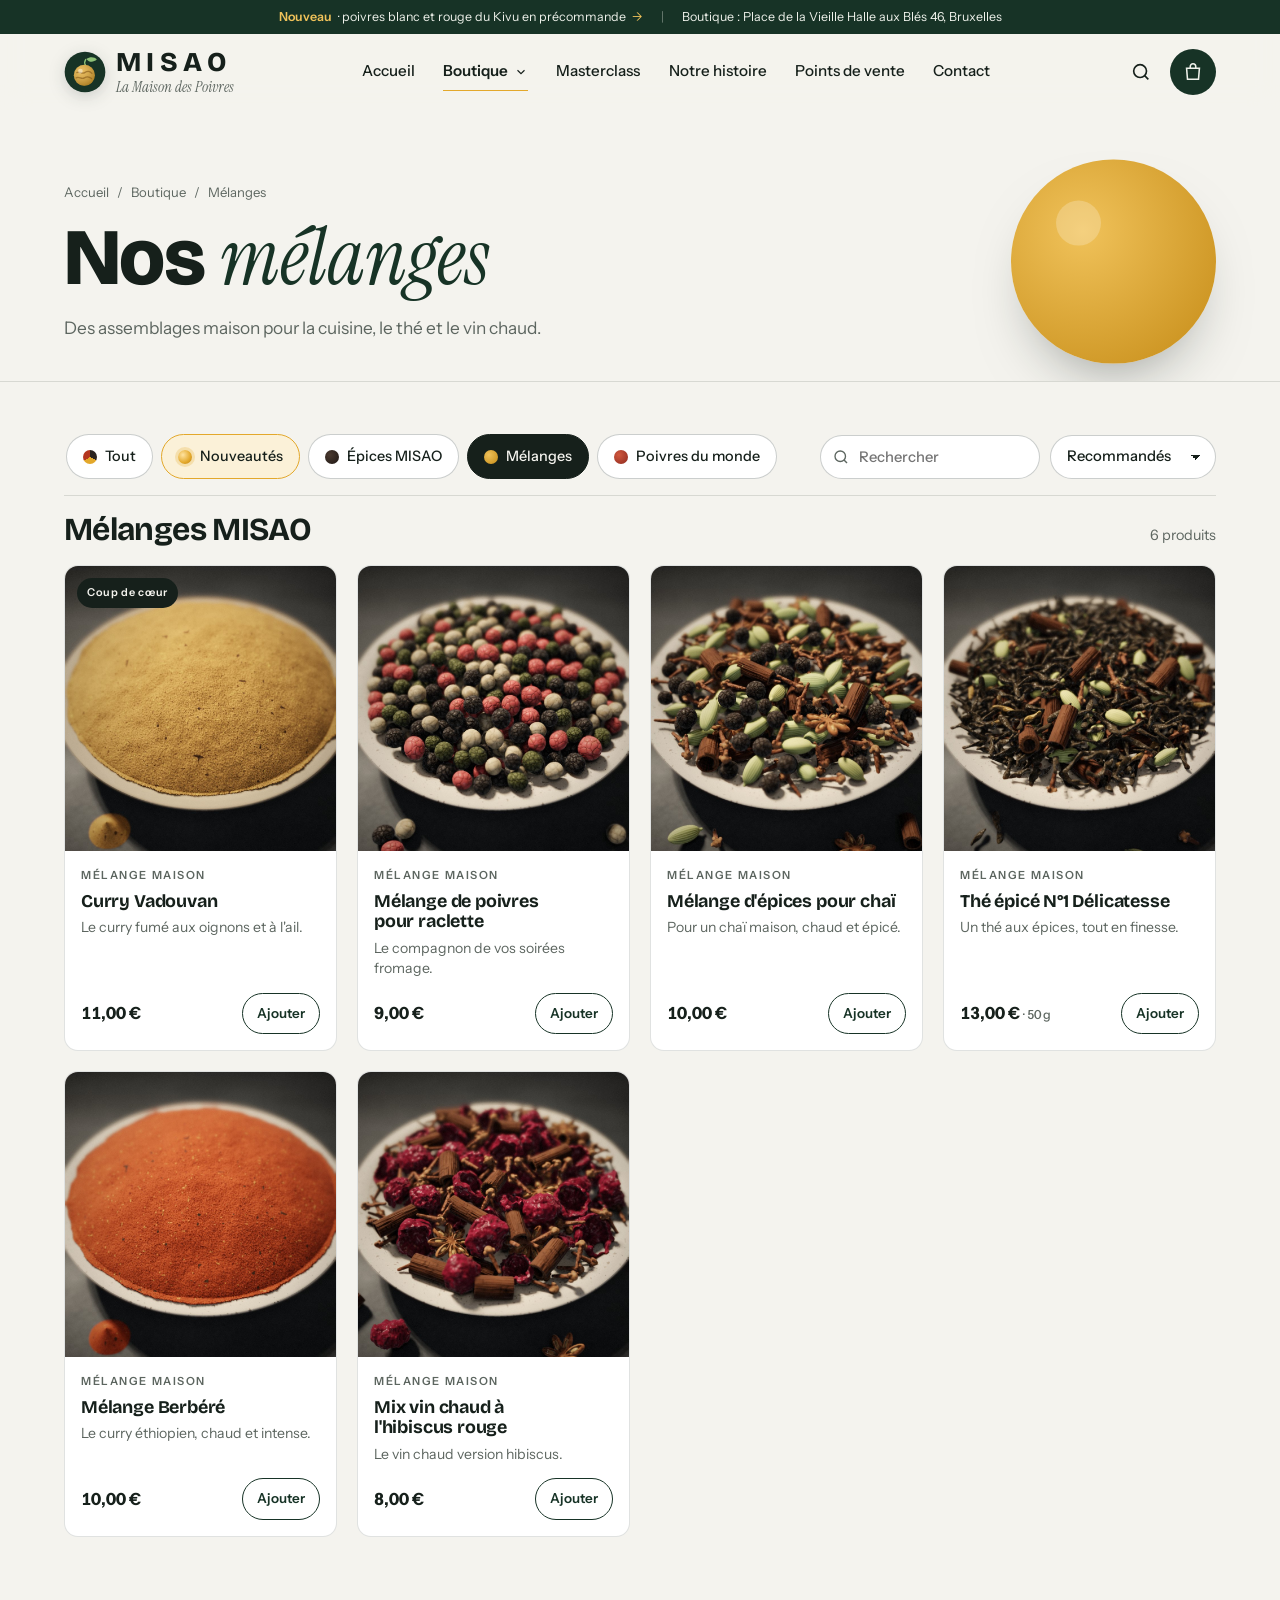
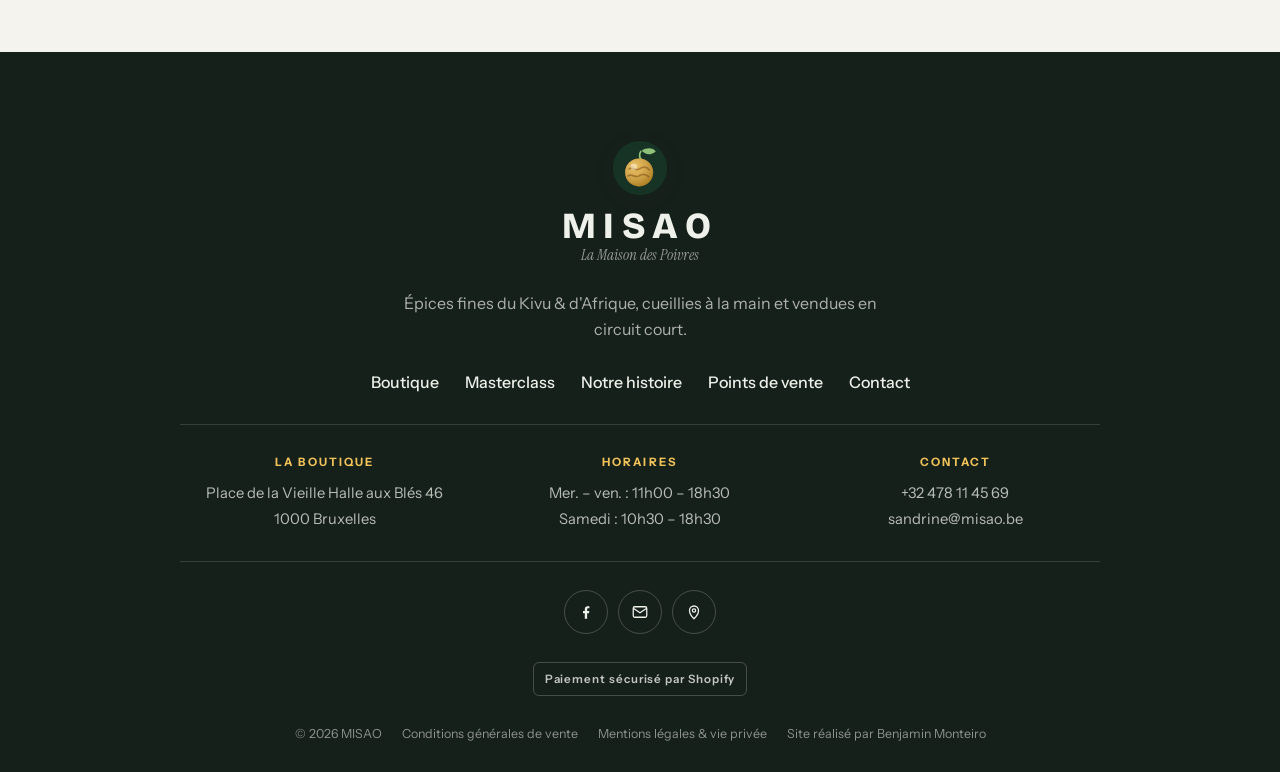
<file: melanges.html>
<!doctype html>
<html lang="fr">
<head>
<meta charset="utf-8">
<meta name="viewport" content="width=device-width, initial-scale=1, viewport-fit=cover">
<title>Mélanges d'épices · MISAO</title>
<meta name="description" content="MISAO, La Maison des Poivres : poivre sauvage du Kivu, épices du Congo, mélanges maison et poivres du monde. Boutique en ligne et bar à épices à Bruxelles.">
<link rel="preconnect" href="https://fonts.googleapis.com">
<link rel="preconnect" href="https://fonts.gstatic.com" crossorigin>
<link rel="stylesheet" href="https://fonts.googleapis.com/css2?family=Bricolage+Grotesque:opsz,wght@12..96,500;12..96,700;12..96,800&family=Instrument+Sans:wght@400;500;600;700&family=Instrument+Serif:ital@0;1&display=swap">
<link rel="icon" type="image/svg+xml" href="data:image/svg+xml,%3Csvg xmlns='http://www.w3.org/2000/svg' viewBox='0 0 64 64'%3E%3Crect width='64' height='64' rx='16' fill='%23173326'/%3E%3Cpath d='M33 13c6-4 13-3 16 1-5 4-11 5-16-1z' fill='%238fc278'/%3E%3Ccircle cx='31' cy='36' r='17' fill='%23e3a82b'/%3E%3Cpath d='M19 32c5-3 8 3 13 0s8-3 12 1M18 40c5-3 9 3 14 0s8-2 12 1' stroke='%237a4f12' stroke-width='2.2' fill='none' stroke-linecap='round' opacity='.55'/%3E%3Ccircle cx='25' cy='29' r='4' fill='%23fff' opacity='.45'/%3E%3C/svg%3E">
<link rel="apple-touch-icon" href="apple-touch-icon.png">
<link rel="stylesheet" href="style.css">
</head>
<body>
<header class="site-header">
  <div class="annonce"><a href="nouveautes.html" class="an-link"><b>Nouveau</b> · poivres blanc et rouge du Kivu en précommande <span class="an-go" aria-hidden="true">→</span></a><span class="sep hide-s">|</span><span class="hide-s">Boutique : Place de la Vieille Halle aux Blés 46, Bruxelles</span></div>
  <div class="wrap hbar">
    <a href="index.html" class="logo" aria-label="MISAO, retour à l'accueil"><svg class="mark" viewBox="0 0 64 64" aria-hidden="true"><circle cx="32" cy="32" r="31" fill="#173326"/><path d="M34 12c6-4 13-3 16 1-5 4-11 5-16-1z" fill="#8fc278"/><path d="M33 13c-2 3-2 6 0 9" stroke="#8fc278" stroke-width="2" fill="none" stroke-linecap="round"/><circle cx="31" cy="37" r="16" fill="#e3a82b"/><circle cx="31" cy="37" r="16" fill="url(#lg-g)"/><path d="M19.5 33c4.5-3 7.5 3 12 0s7.5-3 11 1M18.5 41c4.5-3 8 3 12.5 0s7.5-2 11 1" stroke="#7a4f12" stroke-width="2" fill="none" stroke-linecap="round" opacity=".55"/><circle cx="25" cy="30.5" r="3.6" fill="#fff" opacity=".45"/><defs><radialGradient id="lg-g" cx=".35" cy=".3" r=".8"><stop offset="0" stop-color="#fff" stop-opacity=".25"/><stop offset="1" stop-color="#5a3a08" stop-opacity=".45"/></radialGradient></defs></svg><span class="lt"><span class="m">MISAO</span><span class="s">La Maison des Poivres</span></span></a>
    <nav class="nav" id="nav" aria-label="Navigation principale"><a href="index.html">Accueil</a><div class="dd"><a href="boutique.html" class="dd-top active" aria-current="page">Boutique <svg viewBox="0 0 24 24" fill="none" stroke="currentColor" stroke-width="2" aria-hidden="true"><path d="M6 9l6 6 6-6"/></svg></a><div class="dd-menu"><div class="dd-panel"><a href="nouveautes.html" class="dd-new"><span class="dd-dot d0"></span><span><b>Nouveautés · Précommande <em>Nouveau</em></b><small>Poivres blanc &amp; rouge du Kivu</small></span></a><a href="epices-misao.html"><span class="dd-dot d1"></span><span><b>Épices MISAO</b><small>Poivres sauvages et épices du Congo</small></span></a><a href="melanges.html" class="on" aria-current="page"><span class="dd-dot d2"></span><span><b>Mélanges</b><small>Curry vadouvan, chaï, berbéré…</small></span></a><a href="poivres-du-monde.html"><span class="dd-dot d3"></span><span><b>Poivres du monde</b><small>Penja, Kampot, Madagascar…</small></span></a><a href="boutique.html" class="dd-all">Voir toute la boutique <svg viewBox="0 0 24 24" fill="none" stroke="currentColor" stroke-width="1.8" aria-hidden="true"><path d="M5 12h14M13 6l6 6-6 6"/></svg></a></div></div></div><a href="masterclass.html">Masterclass</a><a href="maison.html">Notre histoire</a><a href="points-de-vente.html">Points de vente</a><a href="contact.html">Contact</a></nav>
    <div class="hicons">
      <button type="button" class="ibtn" id="hs-open" aria-label="Rechercher un produit" aria-expanded="false" aria-controls="hsearch"><svg viewBox="0 0 24 24" fill="none" stroke="currentColor" stroke-width="1.8" aria-hidden="true"><circle cx="11" cy="11" r="7"/><path d="M20 20l-4-4"/></svg></button>
      <a href="panier.html" class="ibtn cart-btn" aria-label="Voir le panier"><svg viewBox="0 0 24 24" fill="none" stroke="currentColor" stroke-width="1.7" aria-hidden="true"><path d="M5 8h14l-1 12H6L5 8z"/><path d="M9 8V6a3 3 0 0 1 6 0v2"/></svg><span class="cart-count" hidden>0</span></a>
      <button class="ibtn burger" id="burger" aria-label="Ouvrir le menu" aria-expanded="false" aria-controls="nav"><span></span><span></span><span></span></button>
    </div>
  </div>
  <div class="hsearch" id="hsearch" role="dialog" aria-modal="false" aria-label="Rechercher dans la boutique" hidden>
    <div class="hs-panel">
      <div class="hs-field">
        <span class="hs-ico" aria-hidden="true"><svg viewBox="0 0 24 24" fill="none" stroke="currentColor" stroke-width="1.8" aria-hidden="true"><circle cx="11" cy="11" r="7"/><path d="M20 20l-4-4"/></svg></span>
        <input id="hs-input" type="search" placeholder="Poivre, cannelle, curry, atelier…" aria-label="Rechercher un produit" autocomplete="off" spellcheck="false" role="combobox" aria-expanded="false" aria-controls="hs-results" aria-autocomplete="list">
        <button type="button" class="hs-clear" id="hs-clear" aria-label="Effacer" hidden><svg viewBox="0 0 24 24" fill="none" stroke="currentColor" stroke-width="2" aria-hidden="true"><path d="M7 7l10 10M17 7L7 17"/></svg></button>
        <kbd class="hs-kbd" aria-hidden="true">Échap</kbd>
        <button type="button" class="hs-close" id="hs-close" aria-label="Fermer la recherche"><svg viewBox="0 0 24 24" fill="none" stroke="currentColor" stroke-width="1.8" aria-hidden="true"><path d="M6 6l12 12M18 6L6 18"/></svg></button>
      </div>
      <div class="hs-results" id="hs-results" role="listbox" aria-label="Résultats"></div>
    </div>
  </div>
</header>

<main>
  <section class="page-head has-dot">
    <div class="wrap">
      <nav class="crumbs" aria-label="Fil d'Ariane"><a href="index.html">Accueil</a><span aria-hidden="true">/</span><a href="boutique.html">Boutique</a><span aria-hidden="true">/</span><span>Mélanges</span></nav>
      <h1>Nos <span class="serif">mélanges</span></h1>
      <p class="lead">Des assemblages maison pour la cuisine, le thé et le vin chaud.</p>
      <span class="ph-dot d2" aria-hidden="true"></span>
    </div>
  </section>

  <section class="shop">
    <div class="wrap">
      <div class="toolbar">
        <nav class="chips" aria-label="Catégories"><a class="chip" href="boutique.html"><span class="cdot c-tous" aria-hidden="true"></span>Tout</a><a class="chip nv" href="nouveautes.html"><span class="cdot c-nouveautes" aria-hidden="true"></span>Nouveautés</a><a class="chip" href="epices-misao.html"><span class="cdot c-misao" aria-hidden="true"></span>Épices MISAO</a><a class="chip" href="melanges.html" aria-current="page"><span class="cdot c-melanges" aria-hidden="true"></span>Mélanges</a><a class="chip" href="poivres-du-monde.html"><span class="cdot c-monde" aria-hidden="true"></span>Poivres du monde</a></nav>
        <div class="tools">
          <label class="search"><svg viewBox="0 0 24 24" fill="none" stroke="currentColor" stroke-width="1.8" aria-hidden="true"><circle cx="11" cy="11" r="7"/><path d="M20 20l-4-4"/></svg><input id="shop-search" type="search" placeholder="Rechercher" aria-label="Rechercher un produit"></label>
          <label class="sort"><select id="shop-sort" aria-label="Trier les produits"><option value="reco">Recommandés</option><option value="prix-asc">Prix croissant</option><option value="prix-desc">Prix décroissant</option><option value="nom">De A à Z</option></select></label>
        </div>
      </div>
      <div class="shop-meta"><h2 id="shop-title">Mélanges MISAO</h2><span id="shop-count"></span></div>
      <div class="pgrid" id="shop-grid" data-cat="melanges"></div>
    </div>
  </section>
</main>

<footer class="site-footer">
  <div class="wrap foot">
    <a href="index.html" class="logo"><svg class="mark" viewBox="0 0 64 64" aria-hidden="true"><circle cx="32" cy="32" r="31" fill="#173326"/><path d="M34 12c6-4 13-3 16 1-5 4-11 5-16-1z" fill="#8fc278"/><path d="M33 13c-2 3-2 6 0 9" stroke="#8fc278" stroke-width="2" fill="none" stroke-linecap="round"/><circle cx="31" cy="37" r="16" fill="#e3a82b"/><circle cx="31" cy="37" r="16" fill="url(#lg-f)"/><path d="M19.5 33c4.5-3 7.5 3 12 0s7.5-3 11 1M18.5 41c4.5-3 8 3 12.5 0s7.5-2 11 1" stroke="#7a4f12" stroke-width="2" fill="none" stroke-linecap="round" opacity=".55"/><circle cx="25" cy="30.5" r="3.6" fill="#fff" opacity=".45"/><defs><radialGradient id="lg-f" cx=".35" cy=".3" r=".8"><stop offset="0" stop-color="#fff" stop-opacity=".25"/><stop offset="1" stop-color="#5a3a08" stop-opacity=".45"/></radialGradient></defs></svg><span class="lt"><span class="m">MISAO</span><span class="s">La Maison des Poivres</span></span></a>
    <p class="foot-tag">Épices fines du Kivu &amp; d'Afrique, cueillies à la main et vendues en circuit court.</p>
    <nav class="foot-nav" aria-label="Pied de page">
      <a href="boutique.html">Boutique</a><a href="masterclass.html">Masterclass</a><a href="maison.html">Notre histoire</a><a href="points-de-vente.html">Points de vente</a><a href="contact.html">Contact</a>
    </nav>
    <div class="foot-cols">
      <div><h4>La boutique</h4><p>Place de la Vieille Halle aux Blés 46<br>1000 Bruxelles</p></div>
      <div><h4>Horaires</h4><p>Mer. – ven. : 11h00 – 18h30<br>Samedi : 10h30 – 18h30</p></div>
      <div><h4>Contact</h4><p><a href="tel:+32478114569">+32 478 11 45 69</a><br><a href="mailto:sandrine@misao.be">sandrine@misao.be</a></p></div>
    </div>
    <div class="socials">
      <a href="https://www.facebook.com/misaokivu/" target="_blank" rel="noopener" aria-label="Facebook"><svg viewBox="0 0 24 24" fill="currentColor" aria-hidden="true"><path d="M13.5 21v-7.5h2.5l.4-3h-2.9V8.6c0-.9.3-1.5 1.5-1.5H16.5V4.4c-.3 0-1.2-.1-2.3-.1-2.3 0-3.8 1.4-3.8 3.9v2.3H8v3h2.4V21h3.1z"/></svg></a>
      <a href="contact.html" aria-label="Nous écrire"><svg viewBox="0 0 24 24" fill="none" stroke="currentColor" stroke-width="1.7" aria-hidden="true"><rect x="3" y="5" width="18" height="14" rx="2"/><path d="M3 7l9 6 9-6"/></svg></a>
      <a href="points-de-vente.html" aria-label="Points de vente"><svg viewBox="0 0 24 24" fill="none" stroke="currentColor" stroke-width="1.7" aria-hidden="true"><path d="M12 21s-6-5.6-6-11a6 6 0 0 1 12 0c0 5.4-6 11-6 11z"/><circle cx="12" cy="10" r="2.2"/></svg></a>
    </div>
    <div class="pay"><span>Paiement sécurisé par Shopify</span></div>
    <div class="legal">
      <span>© <span id="year">2026</span> MISAO</span>
      <a href="cgv.html">Conditions générales de vente</a>
      <a href="mentions-legales.html">Mentions légales &amp; vie privée</a>
      <span>Site réalisé par Benjamin Monteiro</span>
    </div>
  </div>
</footer>

<script src="catalogue.js"></script>
<script src="app.js"></script>
</body>
</html>
</file>
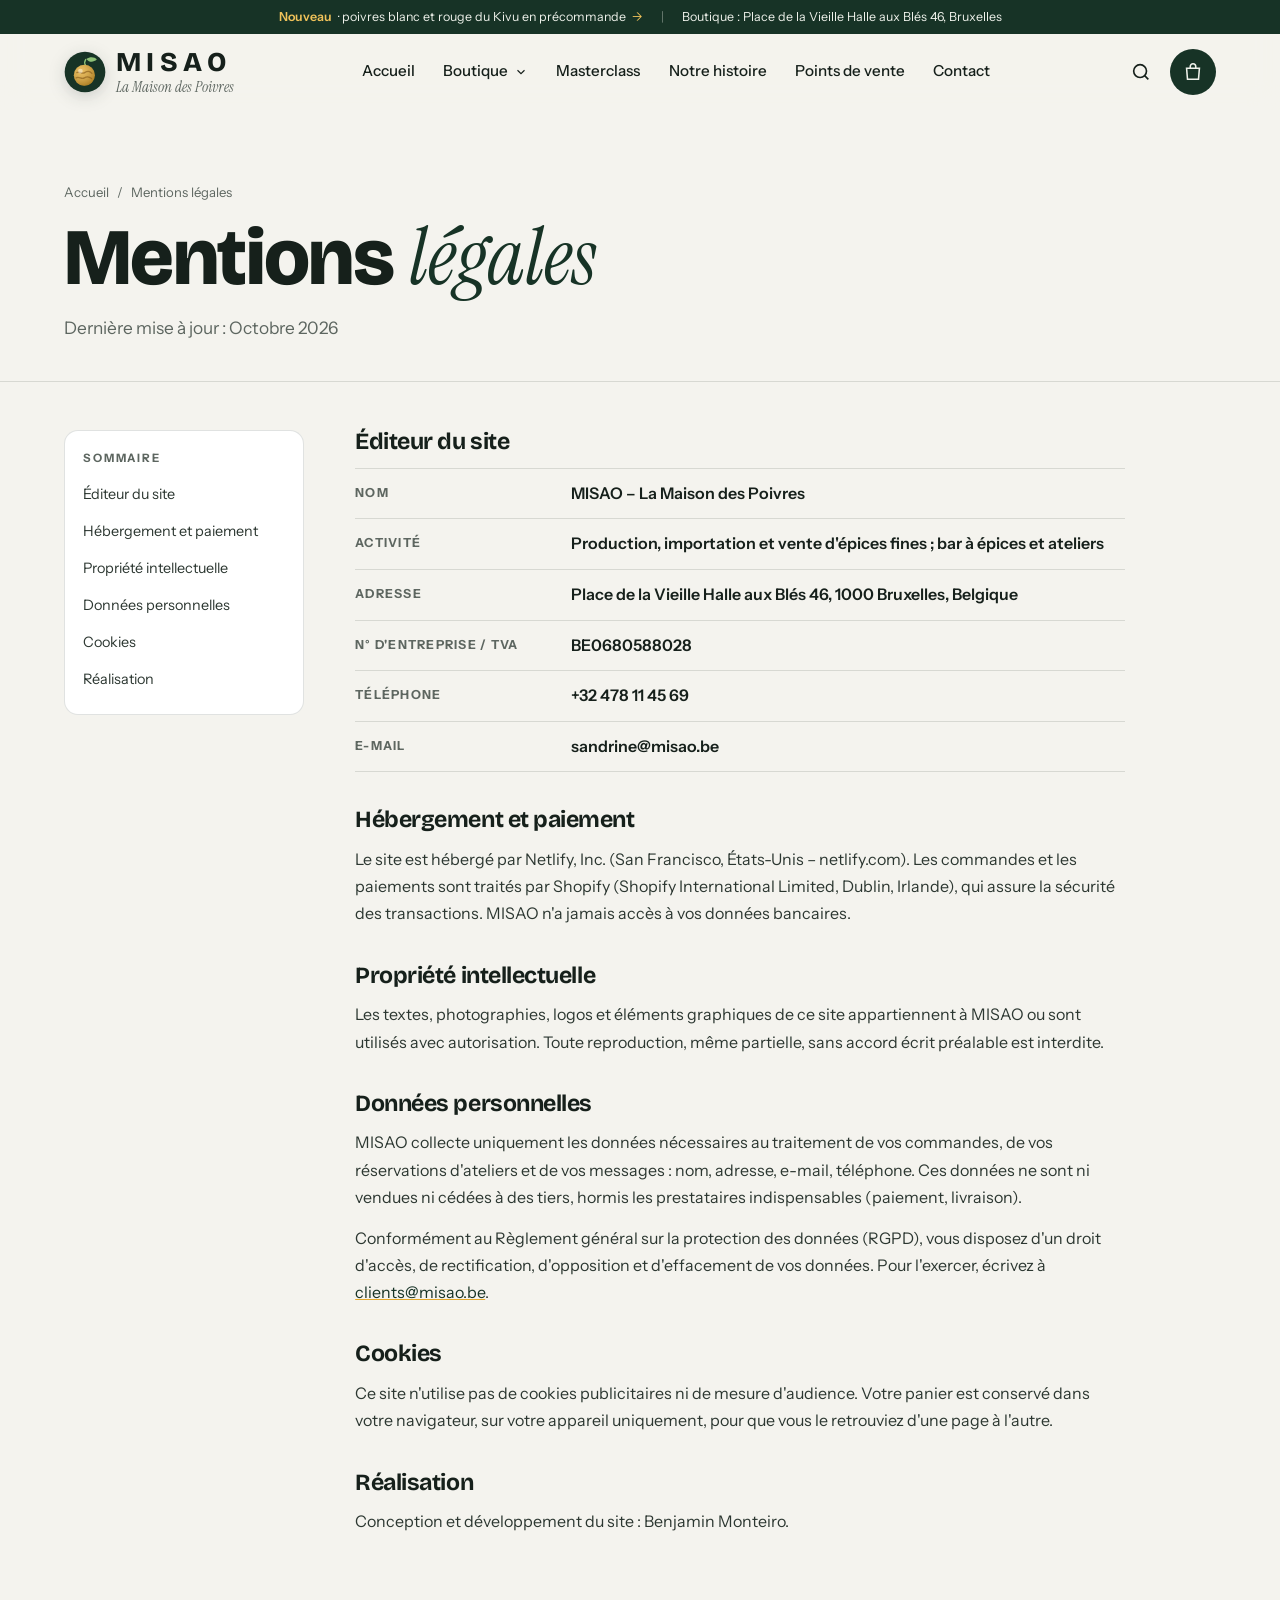
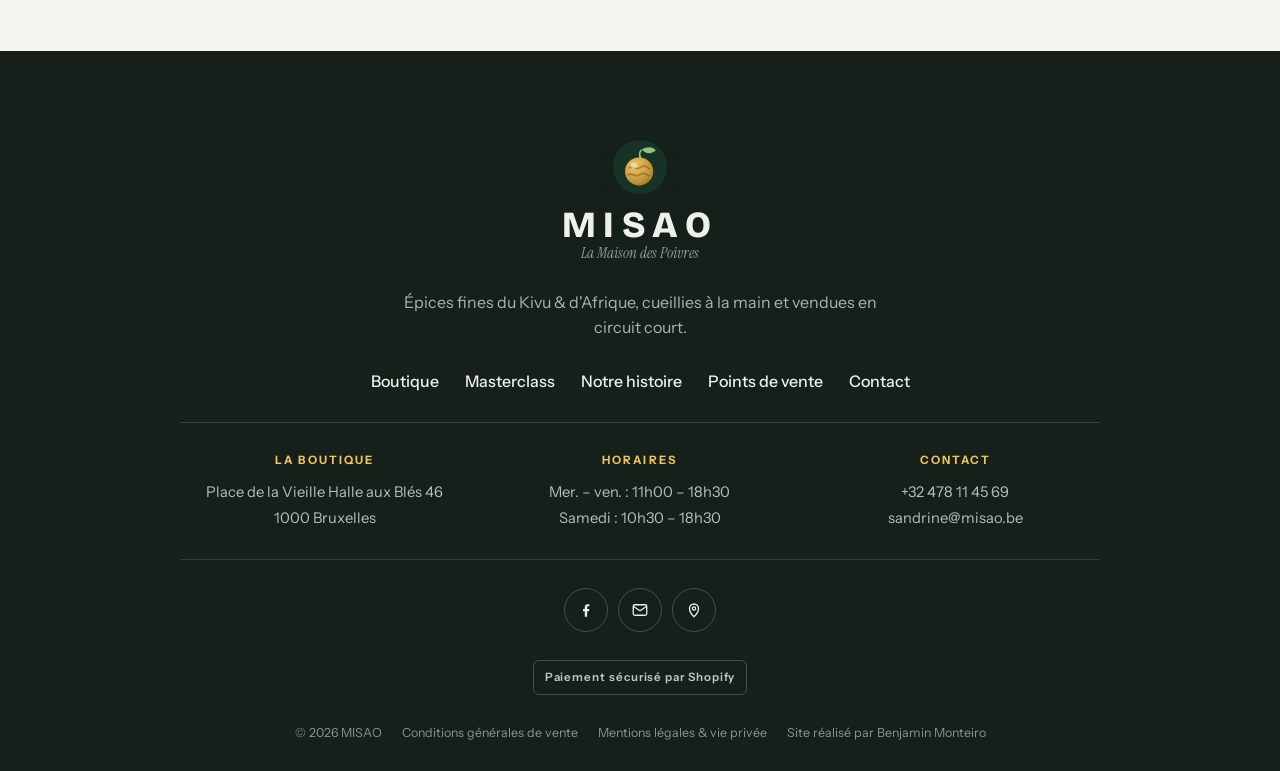
<file: mentions-legales.html>
<!doctype html>
<html lang="fr">
<head>
<meta charset="utf-8">
<meta name="viewport" content="width=device-width, initial-scale=1, viewport-fit=cover">
<title>Mentions légales · MISAO</title>
<meta name="description" content="MISAO, La Maison des Poivres : poivre sauvage du Kivu, épices du Congo, mélanges maison et poivres du monde. Boutique en ligne et bar à épices à Bruxelles.">
<link rel="preconnect" href="https://fonts.googleapis.com">
<link rel="preconnect" href="https://fonts.gstatic.com" crossorigin>
<link rel="stylesheet" href="https://fonts.googleapis.com/css2?family=Bricolage+Grotesque:opsz,wght@12..96,500;12..96,700;12..96,800&family=Instrument+Sans:wght@400;500;600;700&family=Instrument+Serif:ital@0;1&display=swap">
<link rel="icon" type="image/svg+xml" href="data:image/svg+xml,%3Csvg xmlns='http://www.w3.org/2000/svg' viewBox='0 0 64 64'%3E%3Crect width='64' height='64' rx='16' fill='%23173326'/%3E%3Cpath d='M33 13c6-4 13-3 16 1-5 4-11 5-16-1z' fill='%238fc278'/%3E%3Ccircle cx='31' cy='36' r='17' fill='%23e3a82b'/%3E%3Cpath d='M19 32c5-3 8 3 13 0s8-3 12 1M18 40c5-3 9 3 14 0s8-2 12 1' stroke='%237a4f12' stroke-width='2.2' fill='none' stroke-linecap='round' opacity='.55'/%3E%3Ccircle cx='25' cy='29' r='4' fill='%23fff' opacity='.45'/%3E%3C/svg%3E">
<link rel="apple-touch-icon" href="apple-touch-icon.png">
<link rel="stylesheet" href="style.css">
</head>
<body>
<header class="site-header">
  <div class="annonce"><a href="nouveautes.html" class="an-link"><b>Nouveau</b> · poivres blanc et rouge du Kivu en précommande <span class="an-go" aria-hidden="true">→</span></a><span class="sep hide-s">|</span><span class="hide-s">Boutique : Place de la Vieille Halle aux Blés 46, Bruxelles</span></div>
  <div class="wrap hbar">
    <a href="index.html" class="logo" aria-label="MISAO, retour à l'accueil"><svg class="mark" viewBox="0 0 64 64" aria-hidden="true"><circle cx="32" cy="32" r="31" fill="#173326"/><path d="M34 12c6-4 13-3 16 1-5 4-11 5-16-1z" fill="#8fc278"/><path d="M33 13c-2 3-2 6 0 9" stroke="#8fc278" stroke-width="2" fill="none" stroke-linecap="round"/><circle cx="31" cy="37" r="16" fill="#e3a82b"/><circle cx="31" cy="37" r="16" fill="url(#lg-g)"/><path d="M19.5 33c4.5-3 7.5 3 12 0s7.5-3 11 1M18.5 41c4.5-3 8 3 12.5 0s7.5-2 11 1" stroke="#7a4f12" stroke-width="2" fill="none" stroke-linecap="round" opacity=".55"/><circle cx="25" cy="30.5" r="3.6" fill="#fff" opacity=".45"/><defs><radialGradient id="lg-g" cx=".35" cy=".3" r=".8"><stop offset="0" stop-color="#fff" stop-opacity=".25"/><stop offset="1" stop-color="#5a3a08" stop-opacity=".45"/></radialGradient></defs></svg><span class="lt"><span class="m">MISAO</span><span class="s">La Maison des Poivres</span></span></a>
    <nav class="nav" id="nav" aria-label="Navigation principale"><a href="index.html">Accueil</a><div class="dd"><a href="boutique.html" class="dd-top">Boutique <svg viewBox="0 0 24 24" fill="none" stroke="currentColor" stroke-width="2" aria-hidden="true"><path d="M6 9l6 6 6-6"/></svg></a><div class="dd-menu"><div class="dd-panel"><a href="nouveautes.html" class="dd-new"><span class="dd-dot d0"></span><span><b>Nouveautés · Précommande <em>Nouveau</em></b><small>Poivres blanc &amp; rouge du Kivu</small></span></a><a href="epices-misao.html"><span class="dd-dot d1"></span><span><b>Épices MISAO</b><small>Poivres sauvages et épices du Congo</small></span></a><a href="melanges.html"><span class="dd-dot d2"></span><span><b>Mélanges</b><small>Curry vadouvan, chaï, berbéré…</small></span></a><a href="poivres-du-monde.html"><span class="dd-dot d3"></span><span><b>Poivres du monde</b><small>Penja, Kampot, Madagascar…</small></span></a><a href="boutique.html" class="dd-all">Voir toute la boutique <svg viewBox="0 0 24 24" fill="none" stroke="currentColor" stroke-width="1.8" aria-hidden="true"><path d="M5 12h14M13 6l6 6-6 6"/></svg></a></div></div></div><a href="masterclass.html">Masterclass</a><a href="maison.html">Notre histoire</a><a href="points-de-vente.html">Points de vente</a><a href="contact.html">Contact</a></nav>
    <div class="hicons">
      <button type="button" class="ibtn" id="hs-open" aria-label="Rechercher un produit" aria-expanded="false" aria-controls="hsearch"><svg viewBox="0 0 24 24" fill="none" stroke="currentColor" stroke-width="1.8" aria-hidden="true"><circle cx="11" cy="11" r="7"/><path d="M20 20l-4-4"/></svg></button>
      <a href="panier.html" class="ibtn cart-btn" aria-label="Voir le panier"><svg viewBox="0 0 24 24" fill="none" stroke="currentColor" stroke-width="1.7" aria-hidden="true"><path d="M5 8h14l-1 12H6L5 8z"/><path d="M9 8V6a3 3 0 0 1 6 0v2"/></svg><span class="cart-count" hidden>0</span></a>
      <button class="ibtn burger" id="burger" aria-label="Ouvrir le menu" aria-expanded="false" aria-controls="nav"><span></span><span></span><span></span></button>
    </div>
  </div>
  <div class="hsearch" id="hsearch" role="dialog" aria-modal="false" aria-label="Rechercher dans la boutique" hidden>
    <div class="hs-panel">
      <div class="hs-field">
        <span class="hs-ico" aria-hidden="true"><svg viewBox="0 0 24 24" fill="none" stroke="currentColor" stroke-width="1.8" aria-hidden="true"><circle cx="11" cy="11" r="7"/><path d="M20 20l-4-4"/></svg></span>
        <input id="hs-input" type="search" placeholder="Poivre, cannelle, curry, atelier…" aria-label="Rechercher un produit" autocomplete="off" spellcheck="false" role="combobox" aria-expanded="false" aria-controls="hs-results" aria-autocomplete="list">
        <button type="button" class="hs-clear" id="hs-clear" aria-label="Effacer" hidden><svg viewBox="0 0 24 24" fill="none" stroke="currentColor" stroke-width="2" aria-hidden="true"><path d="M7 7l10 10M17 7L7 17"/></svg></button>
        <kbd class="hs-kbd" aria-hidden="true">Échap</kbd>
        <button type="button" class="hs-close" id="hs-close" aria-label="Fermer la recherche"><svg viewBox="0 0 24 24" fill="none" stroke="currentColor" stroke-width="1.8" aria-hidden="true"><path d="M6 6l12 12M18 6L6 18"/></svg></button>
      </div>
      <div class="hs-results" id="hs-results" role="listbox" aria-label="Résultats"></div>
    </div>
  </div>
</header>

<main>
  <section class="page-head">
    <div class="wrap">
      <nav class="crumbs" aria-label="Fil d'Ariane"><a href="index.html">Accueil</a><span aria-hidden="true">/</span><span>Mentions légales</span></nav>
      <h1>Mentions <span class="serif">légales</span></h1>
      <p class="lead">Dernière mise à jour : Octobre 2026</p>
    </div>
  </section>
  <section class="legal-page"><div class="wrap legal-grid"><nav class="toc" aria-label="Sommaire"></nav><article class="prose">
<h2 id="editeur">Éditeur du site</h2>
<dl class="facts-legal">
<div><dt>Nom</dt><dd>MISAO – La Maison des Poivres</dd></div>
<div><dt>Activité</dt><dd>Production, importation et vente d'épices fines ; bar à épices et ateliers</dd></div>
<div><dt>Adresse</dt><dd>Place de la Vieille Halle aux Blés 46, 1000 Bruxelles, Belgique</dd></div>
<div><dt>N° d'entreprise / TVA</dt><dd>BE0680588028</dd></div>
<div><dt>Téléphone</dt><dd>+32 478 11 45 69</dd></div>
<div><dt>E-mail</dt><dd>sandrine@misao.be</dd></div>
</dl>
<h2 id="hebergement">Hébergement et paiement</h2>
<p>Le site est hébergé par Netlify, Inc. (San Francisco, États-Unis – netlify.com). Les commandes et les paiements sont traités par Shopify (Shopify International Limited, Dublin, Irlande), qui assure la sécurité des transactions. MISAO n'a jamais accès à vos données bancaires.</p>
<h2 id="propriete">Propriété intellectuelle</h2>
<p>Les textes, photographies, logos et éléments graphiques de ce site appartiennent à MISAO ou sont utilisés avec autorisation. Toute reproduction, même partielle, sans accord écrit préalable est interdite.</p>
<h2 id="donnees">Données personnelles</h2>
<p>MISAO collecte uniquement les données nécessaires au traitement de vos commandes, de vos réservations d'ateliers et de vos messages : nom, adresse, e-mail, téléphone. Ces données ne sont ni vendues ni cédées à des tiers, hormis les prestataires indispensables (paiement, livraison).</p>
<p>Conformément au Règlement général sur la protection des données (RGPD), vous disposez d'un droit d'accès, de rectification, d'opposition et d'effacement de vos données. Pour l'exercer, écrivez à <a href="mailto:clients@misao.be">clients@misao.be</a>.</p>
<h2 id="cookies">Cookies</h2>
<p>Ce site n'utilise pas de cookies publicitaires ni de mesure d'audience. Votre panier est conservé dans votre navigateur, sur votre appareil uniquement, pour que vous le retrouviez d'une page à l'autre.</p>
<h2 id="realisation">Réalisation</h2>
<p>Conception et développement du site : Benjamin Monteiro.</p>
</article></div></section>
</main>

<footer class="site-footer">
  <div class="wrap foot">
    <a href="index.html" class="logo"><svg class="mark" viewBox="0 0 64 64" aria-hidden="true"><circle cx="32" cy="32" r="31" fill="#173326"/><path d="M34 12c6-4 13-3 16 1-5 4-11 5-16-1z" fill="#8fc278"/><path d="M33 13c-2 3-2 6 0 9" stroke="#8fc278" stroke-width="2" fill="none" stroke-linecap="round"/><circle cx="31" cy="37" r="16" fill="#e3a82b"/><circle cx="31" cy="37" r="16" fill="url(#lg-f)"/><path d="M19.5 33c4.5-3 7.5 3 12 0s7.5-3 11 1M18.5 41c4.5-3 8 3 12.5 0s7.5-2 11 1" stroke="#7a4f12" stroke-width="2" fill="none" stroke-linecap="round" opacity=".55"/><circle cx="25" cy="30.5" r="3.6" fill="#fff" opacity=".45"/><defs><radialGradient id="lg-f" cx=".35" cy=".3" r=".8"><stop offset="0" stop-color="#fff" stop-opacity=".25"/><stop offset="1" stop-color="#5a3a08" stop-opacity=".45"/></radialGradient></defs></svg><span class="lt"><span class="m">MISAO</span><span class="s">La Maison des Poivres</span></span></a>
    <p class="foot-tag">Épices fines du Kivu &amp; d'Afrique, cueillies à la main et vendues en circuit court.</p>
    <nav class="foot-nav" aria-label="Pied de page">
      <a href="boutique.html">Boutique</a><a href="masterclass.html">Masterclass</a><a href="maison.html">Notre histoire</a><a href="points-de-vente.html">Points de vente</a><a href="contact.html">Contact</a>
    </nav>
    <div class="foot-cols">
      <div><h4>La boutique</h4><p>Place de la Vieille Halle aux Blés 46<br>1000 Bruxelles</p></div>
      <div><h4>Horaires</h4><p>Mer. – ven. : 11h00 – 18h30<br>Samedi : 10h30 – 18h30</p></div>
      <div><h4>Contact</h4><p><a href="tel:+32478114569">+32 478 11 45 69</a><br><a href="mailto:sandrine@misao.be">sandrine@misao.be</a></p></div>
    </div>
    <div class="socials">
      <a href="https://www.facebook.com/misaokivu/" target="_blank" rel="noopener" aria-label="Facebook"><svg viewBox="0 0 24 24" fill="currentColor" aria-hidden="true"><path d="M13.5 21v-7.5h2.5l.4-3h-2.9V8.6c0-.9.3-1.5 1.5-1.5H16.5V4.4c-.3 0-1.2-.1-2.3-.1-2.3 0-3.8 1.4-3.8 3.9v2.3H8v3h2.4V21h3.1z"/></svg></a>
      <a href="contact.html" aria-label="Nous écrire"><svg viewBox="0 0 24 24" fill="none" stroke="currentColor" stroke-width="1.7" aria-hidden="true"><rect x="3" y="5" width="18" height="14" rx="2"/><path d="M3 7l9 6 9-6"/></svg></a>
      <a href="points-de-vente.html" aria-label="Points de vente"><svg viewBox="0 0 24 24" fill="none" stroke="currentColor" stroke-width="1.7" aria-hidden="true"><path d="M12 21s-6-5.6-6-11a6 6 0 0 1 12 0c0 5.4-6 11-6 11z"/><circle cx="12" cy="10" r="2.2"/></svg></a>
    </div>
    <div class="pay"><span>Paiement sécurisé par Shopify</span></div>
    <div class="legal">
      <span>© <span id="year">2026</span> MISAO</span>
      <a href="cgv.html">Conditions générales de vente</a>
      <a href="mentions-legales.html">Mentions légales &amp; vie privée</a>
      <span>Site réalisé par Benjamin Monteiro</span>
    </div>
  </div>
</footer>

<script src="catalogue.js"></script>
<script src="app.js"></script>
<script>(function(){var t=document.querySelector(".toc");if(!t)return;var h=[].slice.call(document.querySelectorAll(".prose h2"));t.innerHTML='<p class="toc-t">Sommaire</p>'+h.map(function(x){return '<a href="#'+x.id+'">'+x.textContent+'</a>'}).join("");})();</script>
</body>
</html>
</file>
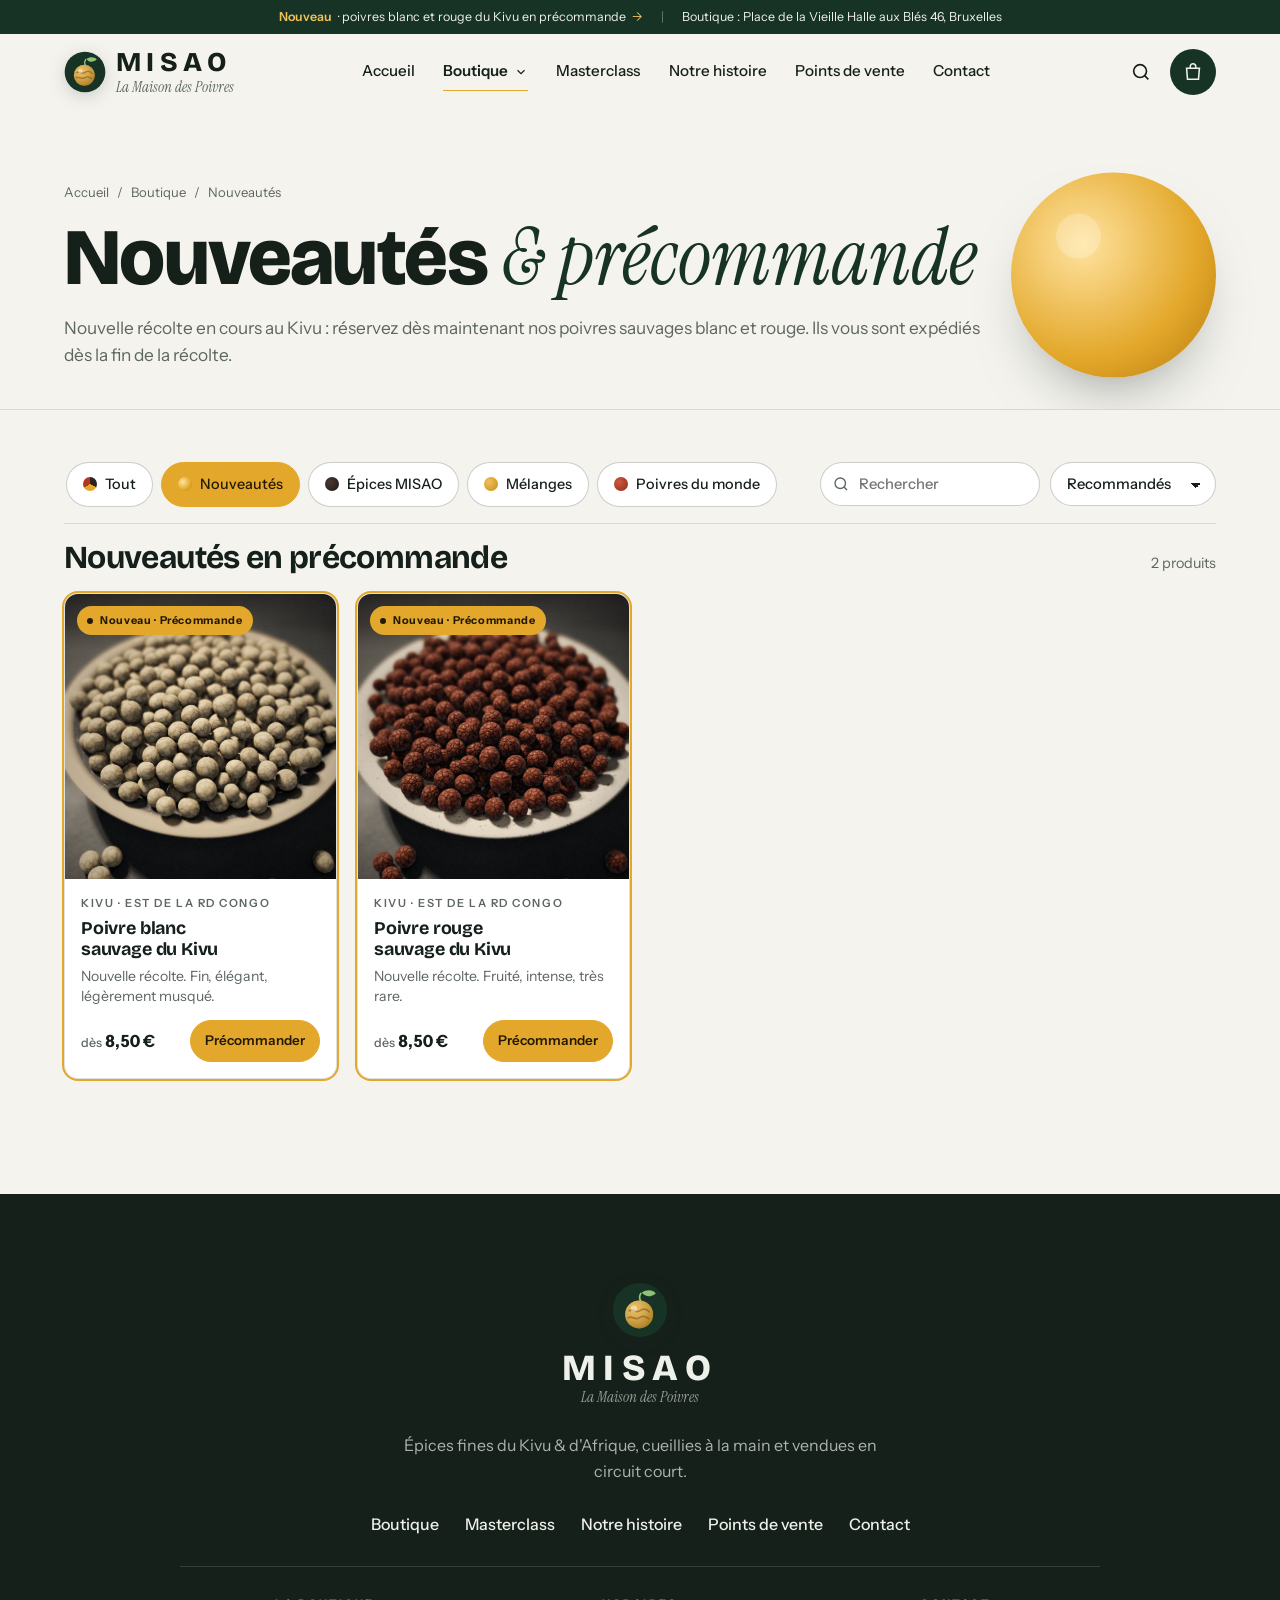
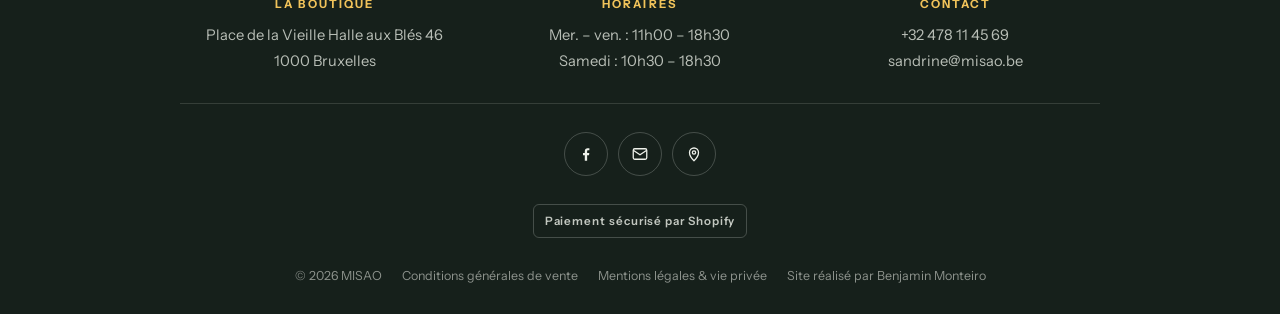
<file: nouveautes.html>
<!doctype html>
<html lang="fr">
<head>
<meta charset="utf-8">
<meta name="viewport" content="width=device-width, initial-scale=1, viewport-fit=cover">
<title>Nouveautés & précommande · MISAO</title>
<meta name="description" content="MISAO, La Maison des Poivres : poivre sauvage du Kivu, épices du Congo, mélanges maison et poivres du monde. Boutique en ligne et bar à épices à Bruxelles.">
<link rel="preconnect" href="https://fonts.googleapis.com">
<link rel="preconnect" href="https://fonts.gstatic.com" crossorigin>
<link rel="stylesheet" href="https://fonts.googleapis.com/css2?family=Bricolage+Grotesque:opsz,wght@12..96,500;12..96,700;12..96,800&family=Instrument+Sans:wght@400;500;600;700&family=Instrument+Serif:ital@0;1&display=swap">
<link rel="icon" type="image/svg+xml" href="data:image/svg+xml,%3Csvg xmlns='http://www.w3.org/2000/svg' viewBox='0 0 64 64'%3E%3Crect width='64' height='64' rx='16' fill='%23173326'/%3E%3Cpath d='M33 13c6-4 13-3 16 1-5 4-11 5-16-1z' fill='%238fc278'/%3E%3Ccircle cx='31' cy='36' r='17' fill='%23e3a82b'/%3E%3Cpath d='M19 32c5-3 8 3 13 0s8-3 12 1M18 40c5-3 9 3 14 0s8-2 12 1' stroke='%237a4f12' stroke-width='2.2' fill='none' stroke-linecap='round' opacity='.55'/%3E%3Ccircle cx='25' cy='29' r='4' fill='%23fff' opacity='.45'/%3E%3C/svg%3E">
<link rel="apple-touch-icon" href="apple-touch-icon.png">
<link rel="stylesheet" href="style.css">
</head>
<body>
<header class="site-header">
  <div class="annonce"><a href="nouveautes.html" class="an-link"><b>Nouveau</b> · poivres blanc et rouge du Kivu en précommande <span class="an-go" aria-hidden="true">→</span></a><span class="sep hide-s">|</span><span class="hide-s">Boutique : Place de la Vieille Halle aux Blés 46, Bruxelles</span></div>
  <div class="wrap hbar">
    <a href="index.html" class="logo" aria-label="MISAO, retour à l'accueil"><svg class="mark" viewBox="0 0 64 64" aria-hidden="true"><circle cx="32" cy="32" r="31" fill="#173326"/><path d="M34 12c6-4 13-3 16 1-5 4-11 5-16-1z" fill="#8fc278"/><path d="M33 13c-2 3-2 6 0 9" stroke="#8fc278" stroke-width="2" fill="none" stroke-linecap="round"/><circle cx="31" cy="37" r="16" fill="#e3a82b"/><circle cx="31" cy="37" r="16" fill="url(#lg-g)"/><path d="M19.5 33c4.5-3 7.5 3 12 0s7.5-3 11 1M18.5 41c4.5-3 8 3 12.5 0s7.5-2 11 1" stroke="#7a4f12" stroke-width="2" fill="none" stroke-linecap="round" opacity=".55"/><circle cx="25" cy="30.5" r="3.6" fill="#fff" opacity=".45"/><defs><radialGradient id="lg-g" cx=".35" cy=".3" r=".8"><stop offset="0" stop-color="#fff" stop-opacity=".25"/><stop offset="1" stop-color="#5a3a08" stop-opacity=".45"/></radialGradient></defs></svg><span class="lt"><span class="m">MISAO</span><span class="s">La Maison des Poivres</span></span></a>
    <nav class="nav" id="nav" aria-label="Navigation principale"><a href="index.html">Accueil</a><div class="dd"><a href="boutique.html" class="dd-top active" aria-current="page">Boutique <svg viewBox="0 0 24 24" fill="none" stroke="currentColor" stroke-width="2" aria-hidden="true"><path d="M6 9l6 6 6-6"/></svg></a><div class="dd-menu"><div class="dd-panel"><a href="nouveautes.html" class="dd-new on" aria-current="page"><span class="dd-dot d0"></span><span><b>Nouveautés · Précommande <em>Nouveau</em></b><small>Poivres blanc &amp; rouge du Kivu</small></span></a><a href="epices-misao.html"><span class="dd-dot d1"></span><span><b>Épices MISAO</b><small>Poivres sauvages et épices du Congo</small></span></a><a href="melanges.html"><span class="dd-dot d2"></span><span><b>Mélanges</b><small>Curry vadouvan, chaï, berbéré…</small></span></a><a href="poivres-du-monde.html"><span class="dd-dot d3"></span><span><b>Poivres du monde</b><small>Penja, Kampot, Madagascar…</small></span></a><a href="boutique.html" class="dd-all">Voir toute la boutique <svg viewBox="0 0 24 24" fill="none" stroke="currentColor" stroke-width="1.8" aria-hidden="true"><path d="M5 12h14M13 6l6 6-6 6"/></svg></a></div></div></div><a href="masterclass.html">Masterclass</a><a href="maison.html">Notre histoire</a><a href="points-de-vente.html">Points de vente</a><a href="contact.html">Contact</a></nav>
    <div class="hicons">
      <button type="button" class="ibtn" id="hs-open" aria-label="Rechercher un produit" aria-expanded="false" aria-controls="hsearch"><svg viewBox="0 0 24 24" fill="none" stroke="currentColor" stroke-width="1.8" aria-hidden="true"><circle cx="11" cy="11" r="7"/><path d="M20 20l-4-4"/></svg></button>
      <a href="panier.html" class="ibtn cart-btn" aria-label="Voir le panier"><svg viewBox="0 0 24 24" fill="none" stroke="currentColor" stroke-width="1.7" aria-hidden="true"><path d="M5 8h14l-1 12H6L5 8z"/><path d="M9 8V6a3 3 0 0 1 6 0v2"/></svg><span class="cart-count" hidden>0</span></a>
      <button class="ibtn burger" id="burger" aria-label="Ouvrir le menu" aria-expanded="false" aria-controls="nav"><span></span><span></span><span></span></button>
    </div>
  </div>
  <div class="hsearch" id="hsearch" role="dialog" aria-modal="false" aria-label="Rechercher dans la boutique" hidden>
    <div class="hs-panel">
      <div class="hs-field">
        <span class="hs-ico" aria-hidden="true"><svg viewBox="0 0 24 24" fill="none" stroke="currentColor" stroke-width="1.8" aria-hidden="true"><circle cx="11" cy="11" r="7"/><path d="M20 20l-4-4"/></svg></span>
        <input id="hs-input" type="search" placeholder="Poivre, cannelle, curry, atelier…" aria-label="Rechercher un produit" autocomplete="off" spellcheck="false" role="combobox" aria-expanded="false" aria-controls="hs-results" aria-autocomplete="list">
        <button type="button" class="hs-clear" id="hs-clear" aria-label="Effacer" hidden><svg viewBox="0 0 24 24" fill="none" stroke="currentColor" stroke-width="2" aria-hidden="true"><path d="M7 7l10 10M17 7L7 17"/></svg></button>
        <kbd class="hs-kbd" aria-hidden="true">Échap</kbd>
        <button type="button" class="hs-close" id="hs-close" aria-label="Fermer la recherche"><svg viewBox="0 0 24 24" fill="none" stroke="currentColor" stroke-width="1.8" aria-hidden="true"><path d="M6 6l12 12M18 6L6 18"/></svg></button>
      </div>
      <div class="hs-results" id="hs-results" role="listbox" aria-label="Résultats"></div>
    </div>
  </div>
</header>

<main>
  <section class="page-head has-dot">
    <div class="wrap">
      <nav class="crumbs" aria-label="Fil d'Ariane"><a href="index.html">Accueil</a><span aria-hidden="true">/</span><a href="boutique.html">Boutique</a><span aria-hidden="true">/</span><span>Nouveautés</span></nav>
      <h1>Nouveautés <span class="serif">&amp; précommande</span></h1>
      <p class="lead">Nouvelle récolte en cours au Kivu : réservez dès maintenant nos poivres sauvages blanc et rouge. Ils vous sont expédiés dès la fin de la récolte.</p>
      <span class="ph-dot d0" aria-hidden="true"></span>
    </div>
  </section>

  <section class="shop">
    <div class="wrap">
      <div class="toolbar">
        <nav class="chips" aria-label="Catégories"><a class="chip" href="boutique.html"><span class="cdot c-tous" aria-hidden="true"></span>Tout</a><a class="chip nv" href="nouveautes.html" aria-current="page"><span class="cdot c-nouveautes" aria-hidden="true"></span>Nouveautés</a><a class="chip" href="epices-misao.html"><span class="cdot c-misao" aria-hidden="true"></span>Épices MISAO</a><a class="chip" href="melanges.html"><span class="cdot c-melanges" aria-hidden="true"></span>Mélanges</a><a class="chip" href="poivres-du-monde.html"><span class="cdot c-monde" aria-hidden="true"></span>Poivres du monde</a></nav>
        <div class="tools">
          <label class="search"><svg viewBox="0 0 24 24" fill="none" stroke="currentColor" stroke-width="1.8" aria-hidden="true"><circle cx="11" cy="11" r="7"/><path d="M20 20l-4-4"/></svg><input id="shop-search" type="search" placeholder="Rechercher" aria-label="Rechercher un produit"></label>
          <label class="sort"><select id="shop-sort" aria-label="Trier les produits"><option value="reco">Recommandés</option><option value="prix-asc">Prix croissant</option><option value="prix-desc">Prix décroissant</option><option value="nom">De A à Z</option></select></label>
        </div>
      </div>
      <div class="shop-meta"><h2 id="shop-title">Nouveautés en précommande</h2><span id="shop-count"></span></div>
      <div class="pgrid" id="shop-grid" data-cat="nouveautes"></div>
    </div>
  </section>
</main>

<footer class="site-footer">
  <div class="wrap foot">
    <a href="index.html" class="logo"><svg class="mark" viewBox="0 0 64 64" aria-hidden="true"><circle cx="32" cy="32" r="31" fill="#173326"/><path d="M34 12c6-4 13-3 16 1-5 4-11 5-16-1z" fill="#8fc278"/><path d="M33 13c-2 3-2 6 0 9" stroke="#8fc278" stroke-width="2" fill="none" stroke-linecap="round"/><circle cx="31" cy="37" r="16" fill="#e3a82b"/><circle cx="31" cy="37" r="16" fill="url(#lg-f)"/><path d="M19.5 33c4.5-3 7.5 3 12 0s7.5-3 11 1M18.5 41c4.5-3 8 3 12.5 0s7.5-2 11 1" stroke="#7a4f12" stroke-width="2" fill="none" stroke-linecap="round" opacity=".55"/><circle cx="25" cy="30.5" r="3.6" fill="#fff" opacity=".45"/><defs><radialGradient id="lg-f" cx=".35" cy=".3" r=".8"><stop offset="0" stop-color="#fff" stop-opacity=".25"/><stop offset="1" stop-color="#5a3a08" stop-opacity=".45"/></radialGradient></defs></svg><span class="lt"><span class="m">MISAO</span><span class="s">La Maison des Poivres</span></span></a>
    <p class="foot-tag">Épices fines du Kivu &amp; d'Afrique, cueillies à la main et vendues en circuit court.</p>
    <nav class="foot-nav" aria-label="Pied de page">
      <a href="boutique.html">Boutique</a><a href="masterclass.html">Masterclass</a><a href="maison.html">Notre histoire</a><a href="points-de-vente.html">Points de vente</a><a href="contact.html">Contact</a>
    </nav>
    <div class="foot-cols">
      <div><h4>La boutique</h4><p>Place de la Vieille Halle aux Blés 46<br>1000 Bruxelles</p></div>
      <div><h4>Horaires</h4><p>Mer. – ven. : 11h00 – 18h30<br>Samedi : 10h30 – 18h30</p></div>
      <div><h4>Contact</h4><p><a href="tel:+32478114569">+32 478 11 45 69</a><br><a href="mailto:sandrine@misao.be">sandrine@misao.be</a></p></div>
    </div>
    <div class="socials">
      <a href="https://www.facebook.com/misaokivu/" target="_blank" rel="noopener" aria-label="Facebook"><svg viewBox="0 0 24 24" fill="currentColor" aria-hidden="true"><path d="M13.5 21v-7.5h2.5l.4-3h-2.9V8.6c0-.9.3-1.5 1.5-1.5H16.5V4.4c-.3 0-1.2-.1-2.3-.1-2.3 0-3.8 1.4-3.8 3.9v2.3H8v3h2.4V21h3.1z"/></svg></a>
      <a href="contact.html" aria-label="Nous écrire"><svg viewBox="0 0 24 24" fill="none" stroke="currentColor" stroke-width="1.7" aria-hidden="true"><rect x="3" y="5" width="18" height="14" rx="2"/><path d="M3 7l9 6 9-6"/></svg></a>
      <a href="points-de-vente.html" aria-label="Points de vente"><svg viewBox="0 0 24 24" fill="none" stroke="currentColor" stroke-width="1.7" aria-hidden="true"><path d="M12 21s-6-5.6-6-11a6 6 0 0 1 12 0c0 5.4-6 11-6 11z"/><circle cx="12" cy="10" r="2.2"/></svg></a>
    </div>
    <div class="pay"><span>Paiement sécurisé par Shopify</span></div>
    <div class="legal">
      <span>© <span id="year">2026</span> MISAO</span>
      <a href="cgv.html">Conditions générales de vente</a>
      <a href="mentions-legales.html">Mentions légales &amp; vie privée</a>
      <span>Site réalisé par Benjamin Monteiro</span>
    </div>
  </div>
</footer>

<script src="catalogue.js"></script>
<script src="app.js"></script>
</body>
</html>
</file>
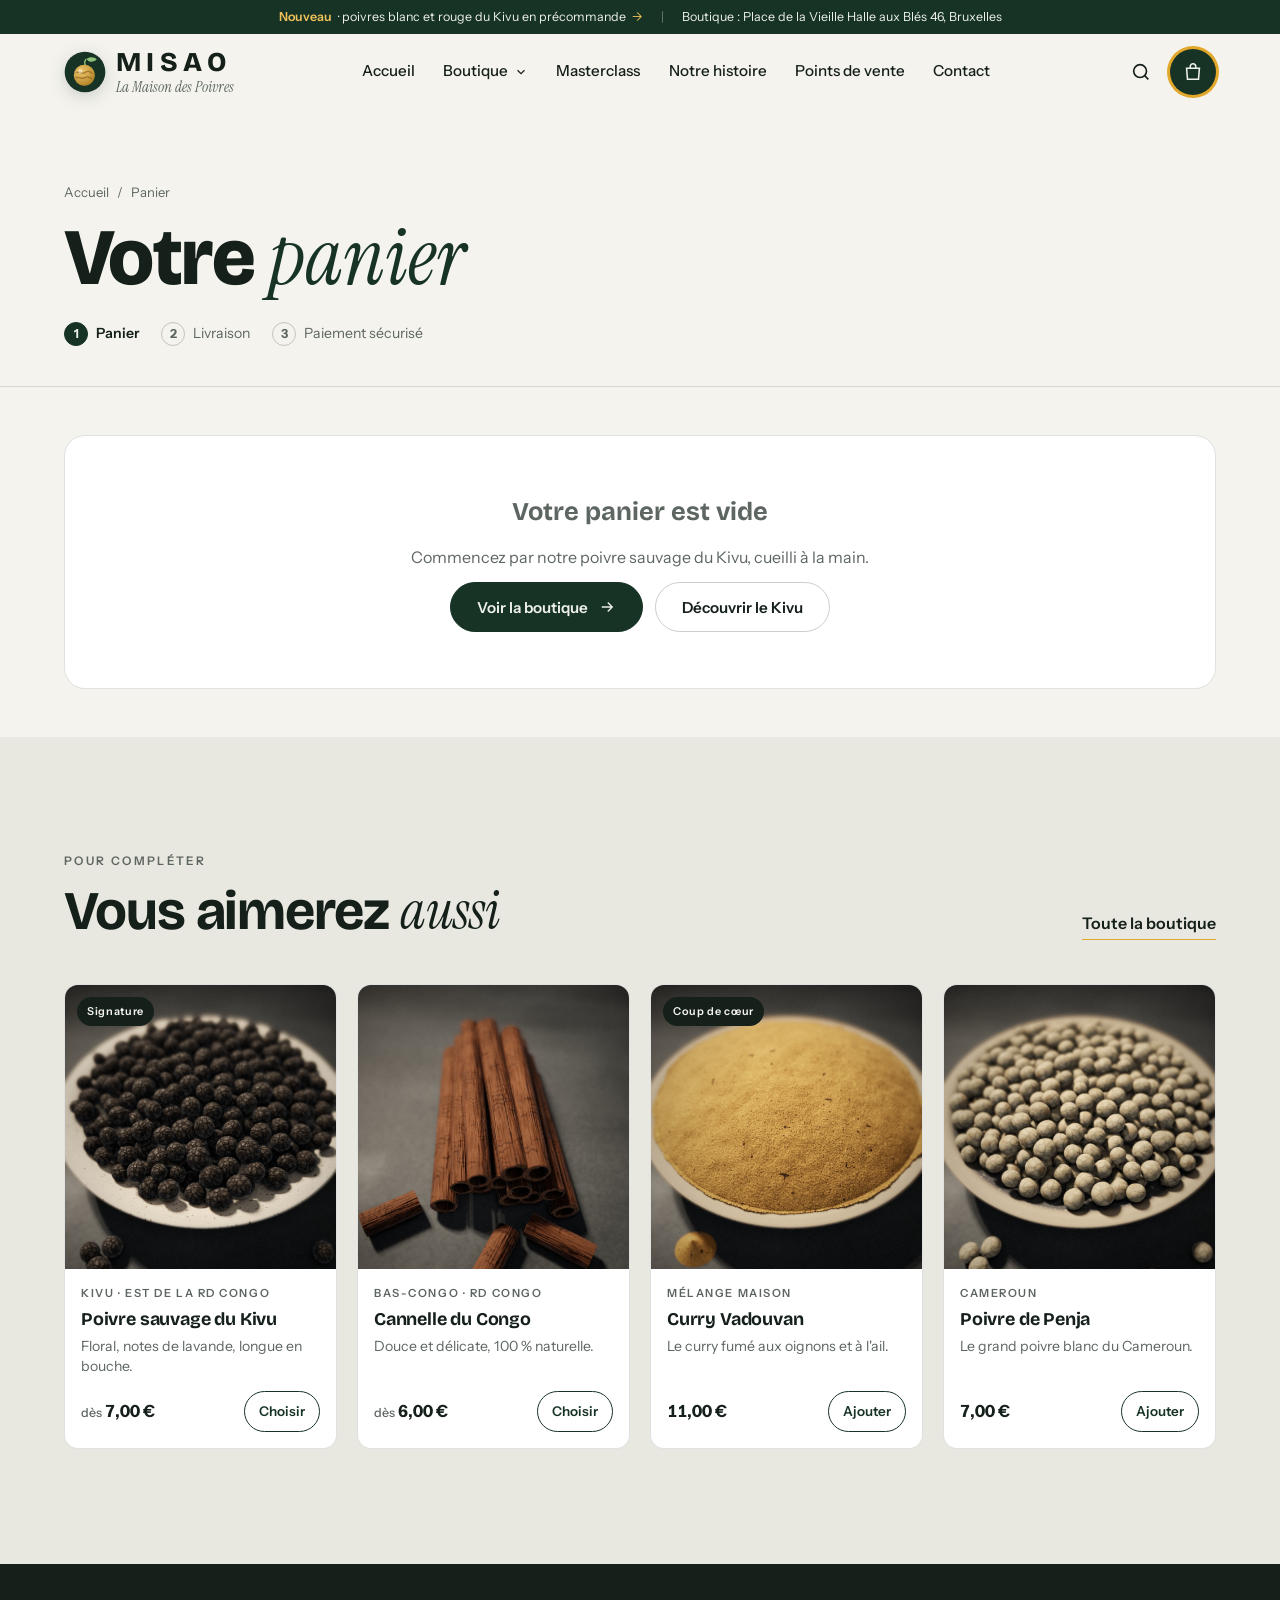
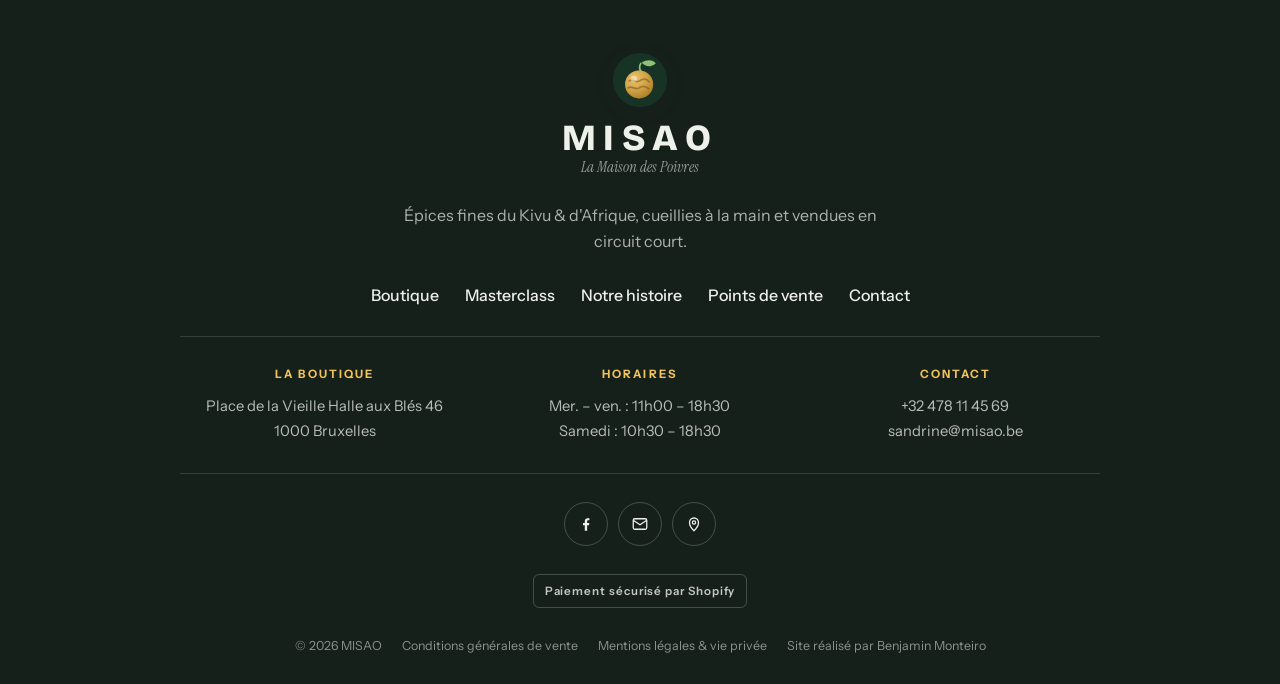
<file: panier.html>
<!doctype html>
<html lang="fr">
<head>
<meta charset="utf-8">
<meta name="viewport" content="width=device-width, initial-scale=1, viewport-fit=cover">
<title>Panier · MISAO</title>
<meta name="description" content="MISAO, La Maison des Poivres : poivre sauvage du Kivu, épices du Congo, mélanges maison et poivres du monde. Boutique en ligne et bar à épices à Bruxelles.">
<link rel="preconnect" href="https://fonts.googleapis.com">
<link rel="preconnect" href="https://fonts.gstatic.com" crossorigin>
<link rel="stylesheet" href="https://fonts.googleapis.com/css2?family=Bricolage+Grotesque:opsz,wght@12..96,500;12..96,700;12..96,800&family=Instrument+Sans:wght@400;500;600;700&family=Instrument+Serif:ital@0;1&display=swap">
<link rel="icon" type="image/svg+xml" href="data:image/svg+xml,%3Csvg xmlns='http://www.w3.org/2000/svg' viewBox='0 0 64 64'%3E%3Crect width='64' height='64' rx='16' fill='%23173326'/%3E%3Cpath d='M33 13c6-4 13-3 16 1-5 4-11 5-16-1z' fill='%238fc278'/%3E%3Ccircle cx='31' cy='36' r='17' fill='%23e3a82b'/%3E%3Cpath d='M19 32c5-3 8 3 13 0s8-3 12 1M18 40c5-3 9 3 14 0s8-2 12 1' stroke='%237a4f12' stroke-width='2.2' fill='none' stroke-linecap='round' opacity='.55'/%3E%3Ccircle cx='25' cy='29' r='4' fill='%23fff' opacity='.45'/%3E%3C/svg%3E">
<link rel="apple-touch-icon" href="apple-touch-icon.png">
<link rel="stylesheet" href="style.css">
</head>
<body>
<header class="site-header">
  <div class="annonce"><a href="nouveautes.html" class="an-link"><b>Nouveau</b> · poivres blanc et rouge du Kivu en précommande <span class="an-go" aria-hidden="true">→</span></a><span class="sep hide-s">|</span><span class="hide-s">Boutique : Place de la Vieille Halle aux Blés 46, Bruxelles</span></div>
  <div class="wrap hbar">
    <a href="index.html" class="logo" aria-label="MISAO, retour à l'accueil"><svg class="mark" viewBox="0 0 64 64" aria-hidden="true"><circle cx="32" cy="32" r="31" fill="#173326"/><path d="M34 12c6-4 13-3 16 1-5 4-11 5-16-1z" fill="#8fc278"/><path d="M33 13c-2 3-2 6 0 9" stroke="#8fc278" stroke-width="2" fill="none" stroke-linecap="round"/><circle cx="31" cy="37" r="16" fill="#e3a82b"/><circle cx="31" cy="37" r="16" fill="url(#lg-g)"/><path d="M19.5 33c4.5-3 7.5 3 12 0s7.5-3 11 1M18.5 41c4.5-3 8 3 12.5 0s7.5-2 11 1" stroke="#7a4f12" stroke-width="2" fill="none" stroke-linecap="round" opacity=".55"/><circle cx="25" cy="30.5" r="3.6" fill="#fff" opacity=".45"/><defs><radialGradient id="lg-g" cx=".35" cy=".3" r=".8"><stop offset="0" stop-color="#fff" stop-opacity=".25"/><stop offset="1" stop-color="#5a3a08" stop-opacity=".45"/></radialGradient></defs></svg><span class="lt"><span class="m">MISAO</span><span class="s">La Maison des Poivres</span></span></a>
    <nav class="nav" id="nav" aria-label="Navigation principale"><a href="index.html">Accueil</a><div class="dd"><a href="boutique.html" class="dd-top">Boutique <svg viewBox="0 0 24 24" fill="none" stroke="currentColor" stroke-width="2" aria-hidden="true"><path d="M6 9l6 6 6-6"/></svg></a><div class="dd-menu"><div class="dd-panel"><a href="nouveautes.html" class="dd-new"><span class="dd-dot d0"></span><span><b>Nouveautés · Précommande <em>Nouveau</em></b><small>Poivres blanc &amp; rouge du Kivu</small></span></a><a href="epices-misao.html"><span class="dd-dot d1"></span><span><b>Épices MISAO</b><small>Poivres sauvages et épices du Congo</small></span></a><a href="melanges.html"><span class="dd-dot d2"></span><span><b>Mélanges</b><small>Curry vadouvan, chaï, berbéré…</small></span></a><a href="poivres-du-monde.html"><span class="dd-dot d3"></span><span><b>Poivres du monde</b><small>Penja, Kampot, Madagascar…</small></span></a><a href="boutique.html" class="dd-all">Voir toute la boutique <svg viewBox="0 0 24 24" fill="none" stroke="currentColor" stroke-width="1.8" aria-hidden="true"><path d="M5 12h14M13 6l6 6-6 6"/></svg></a></div></div></div><a href="masterclass.html">Masterclass</a><a href="maison.html">Notre histoire</a><a href="points-de-vente.html">Points de vente</a><a href="contact.html">Contact</a></nav>
    <div class="hicons">
      <button type="button" class="ibtn" id="hs-open" aria-label="Rechercher un produit" aria-expanded="false" aria-controls="hsearch"><svg viewBox="0 0 24 24" fill="none" stroke="currentColor" stroke-width="1.8" aria-hidden="true"><circle cx="11" cy="11" r="7"/><path d="M20 20l-4-4"/></svg></button>
      <a href="panier.html" class="ibtn cart-btn on" aria-label="Voir le panier"><svg viewBox="0 0 24 24" fill="none" stroke="currentColor" stroke-width="1.7" aria-hidden="true"><path d="M5 8h14l-1 12H6L5 8z"/><path d="M9 8V6a3 3 0 0 1 6 0v2"/></svg><span class="cart-count" hidden>0</span></a>
      <button class="ibtn burger" id="burger" aria-label="Ouvrir le menu" aria-expanded="false" aria-controls="nav"><span></span><span></span><span></span></button>
    </div>
  </div>
  <div class="hsearch" id="hsearch" role="dialog" aria-modal="false" aria-label="Rechercher dans la boutique" hidden>
    <div class="hs-panel">
      <div class="hs-field">
        <span class="hs-ico" aria-hidden="true"><svg viewBox="0 0 24 24" fill="none" stroke="currentColor" stroke-width="1.8" aria-hidden="true"><circle cx="11" cy="11" r="7"/><path d="M20 20l-4-4"/></svg></span>
        <input id="hs-input" type="search" placeholder="Poivre, cannelle, curry, atelier…" aria-label="Rechercher un produit" autocomplete="off" spellcheck="false" role="combobox" aria-expanded="false" aria-controls="hs-results" aria-autocomplete="list">
        <button type="button" class="hs-clear" id="hs-clear" aria-label="Effacer" hidden><svg viewBox="0 0 24 24" fill="none" stroke="currentColor" stroke-width="2" aria-hidden="true"><path d="M7 7l10 10M17 7L7 17"/></svg></button>
        <kbd class="hs-kbd" aria-hidden="true">Échap</kbd>
        <button type="button" class="hs-close" id="hs-close" aria-label="Fermer la recherche"><svg viewBox="0 0 24 24" fill="none" stroke="currentColor" stroke-width="1.8" aria-hidden="true"><path d="M6 6l12 12M18 6L6 18"/></svg></button>
      </div>
      <div class="hs-results" id="hs-results" role="listbox" aria-label="Résultats"></div>
    </div>
  </div>
</header>

<main>
  <section class="page-head cp-head">
    <div class="wrap">
      <nav class="crumbs" aria-label="Fil d'Ariane"><a href="index.html">Accueil</a><span aria-hidden="true">/</span><span>Panier</span></nav>
      <div class="cp-title"><h1>Votre <span class="serif">panier</span></h1><span class="cp-count" id="cp-count"></span></div>
      <ol class="cp-steps"><li class="on"><span>1</span>Panier</li><li><span>2</span>Livraison</li><li><span>3</span>Paiement sécurisé</li></ol>
    </div>
  </section>

  <section class="cart-sec" id="cart-page">
    <div class="wrap cp-grid">
      <div class="cp-main">
        <div class="cp-lines" id="cp-lines"></div>
      </div>
      <aside class="cp-summary" id="cp-summary" hidden>
        <h2>Récapitulatif</h2>
        <div class="cp-row"><span>Sous-total</span><span id="cp-sub">0 €</span></div>
        <div class="cp-row"><span>Livraison</span><span class="m">Calculée à l'étape suivante</span></div>
        <div class="field"><label for="cp-code">Code promo</label><input id="cp-code" autocomplete="off" placeholder="Votre code"></div>
        <div class="cp-row tot"><span>Total estimé</span><strong id="cp-total">0 €</strong></div>
        <p class="cp-pre" id="cp-pre" hidden>Votre panier contient une <b>précommande</b> : ces articles sont expédiés dès la fin de la récolte.</p>
        <button class="btn gold wide co-btn" id="checkout" type="button">Commander via Shopify</button>
        <p class="co-note">Vous finalisez livraison et paiement sur la page sécurisée Shopify.</p>
        <p class="form-status err" id="cart-msg" role="status" hidden></p>
        <ul class="cp-trust">
          <li><svg viewBox="0 0 24 24" fill="none" stroke="currentColor" stroke-width="1.7" aria-hidden="true"><rect x="5" y="11" width="14" height="9" rx="2"/><path d="M8 11V8a4 4 0 0 1 8 0v3"/></svg>Paiement sécurisé par Shopify</li>
          <li><svg viewBox="0 0 24 24" fill="none" stroke="currentColor" stroke-width="1.7" aria-hidden="true"><path d="M3 6h11v10H3zM14 9h4l3 3v4h-7"/><circle cx="7" cy="17.5" r="1.8"/><circle cx="17" cy="17.5" r="1.8"/></svg>Belgique : livraison en 5 à 7 jours ouvrables</li>
          <li><svg viewBox="0 0 24 24" fill="none" stroke="currentColor" stroke-width="1.7" aria-hidden="true"><circle cx="12" cy="12" r="9"/><path d="M3 12h18M12 3c3 3.5 3 14.5 0 18M12 3c-3 3.5-3 14.5 0 18"/></svg>Livraison dans toute l'Europe</li>
          <li><svg viewBox="0 0 24 24" fill="none" stroke="currentColor" stroke-width="1.7" aria-hidden="true"><path d="M5 4h4l2 5-2.5 1.5a11 11 0 0 0 5 5L15 13l5 2v4a2 2 0 0 1-2 2A16 16 0 0 1 3 6a2 2 0 0 1 2-2z"/></svg>Une question ? +32 478 11 45 69</li>
        </ul>
        <a class="link" href="boutique.html" style="justify-self:center">Continuer mes achats</a>
      </aside>
    </div>
  </section>

  <section class="band">
    <div class="wrap">
      <div class="head"><div><p class="eyebrow">Pour compléter</p><h2>Vous aimerez <span class="serif">aussi</span></h2></div><a class="link" href="boutique.html">Toute la boutique</a></div>
      <div class="pgrid" id="cp-suggest"></div>
    </div>
  </section>
</main>

<footer class="site-footer">
  <div class="wrap foot">
    <a href="index.html" class="logo"><svg class="mark" viewBox="0 0 64 64" aria-hidden="true"><circle cx="32" cy="32" r="31" fill="#173326"/><path d="M34 12c6-4 13-3 16 1-5 4-11 5-16-1z" fill="#8fc278"/><path d="M33 13c-2 3-2 6 0 9" stroke="#8fc278" stroke-width="2" fill="none" stroke-linecap="round"/><circle cx="31" cy="37" r="16" fill="#e3a82b"/><circle cx="31" cy="37" r="16" fill="url(#lg-f)"/><path d="M19.5 33c4.5-3 7.5 3 12 0s7.5-3 11 1M18.5 41c4.5-3 8 3 12.5 0s7.5-2 11 1" stroke="#7a4f12" stroke-width="2" fill="none" stroke-linecap="round" opacity=".55"/><circle cx="25" cy="30.5" r="3.6" fill="#fff" opacity=".45"/><defs><radialGradient id="lg-f" cx=".35" cy=".3" r=".8"><stop offset="0" stop-color="#fff" stop-opacity=".25"/><stop offset="1" stop-color="#5a3a08" stop-opacity=".45"/></radialGradient></defs></svg><span class="lt"><span class="m">MISAO</span><span class="s">La Maison des Poivres</span></span></a>
    <p class="foot-tag">Épices fines du Kivu &amp; d'Afrique, cueillies à la main et vendues en circuit court.</p>
    <nav class="foot-nav" aria-label="Pied de page">
      <a href="boutique.html">Boutique</a><a href="masterclass.html">Masterclass</a><a href="maison.html">Notre histoire</a><a href="points-de-vente.html">Points de vente</a><a href="contact.html">Contact</a>
    </nav>
    <div class="foot-cols">
      <div><h4>La boutique</h4><p>Place de la Vieille Halle aux Blés 46<br>1000 Bruxelles</p></div>
      <div><h4>Horaires</h4><p>Mer. – ven. : 11h00 – 18h30<br>Samedi : 10h30 – 18h30</p></div>
      <div><h4>Contact</h4><p><a href="tel:+32478114569">+32 478 11 45 69</a><br><a href="mailto:sandrine@misao.be">sandrine@misao.be</a></p></div>
    </div>
    <div class="socials">
      <a href="https://www.facebook.com/misaokivu/" target="_blank" rel="noopener" aria-label="Facebook"><svg viewBox="0 0 24 24" fill="currentColor" aria-hidden="true"><path d="M13.5 21v-7.5h2.5l.4-3h-2.9V8.6c0-.9.3-1.5 1.5-1.5H16.5V4.4c-.3 0-1.2-.1-2.3-.1-2.3 0-3.8 1.4-3.8 3.9v2.3H8v3h2.4V21h3.1z"/></svg></a>
      <a href="contact.html" aria-label="Nous écrire"><svg viewBox="0 0 24 24" fill="none" stroke="currentColor" stroke-width="1.7" aria-hidden="true"><rect x="3" y="5" width="18" height="14" rx="2"/><path d="M3 7l9 6 9-6"/></svg></a>
      <a href="points-de-vente.html" aria-label="Points de vente"><svg viewBox="0 0 24 24" fill="none" stroke="currentColor" stroke-width="1.7" aria-hidden="true"><path d="M12 21s-6-5.6-6-11a6 6 0 0 1 12 0c0 5.4-6 11-6 11z"/><circle cx="12" cy="10" r="2.2"/></svg></a>
    </div>
    <div class="pay"><span>Paiement sécurisé par Shopify</span></div>
    <div class="legal">
      <span>© <span id="year">2026</span> MISAO</span>
      <a href="cgv.html">Conditions générales de vente</a>
      <a href="mentions-legales.html">Mentions légales &amp; vie privée</a>
      <span>Site réalisé par Benjamin Monteiro</span>
    </div>
  </div>
</footer>

<script src="catalogue.js"></script>
<script src="app.js"></script>
</body>
</html>
</file>
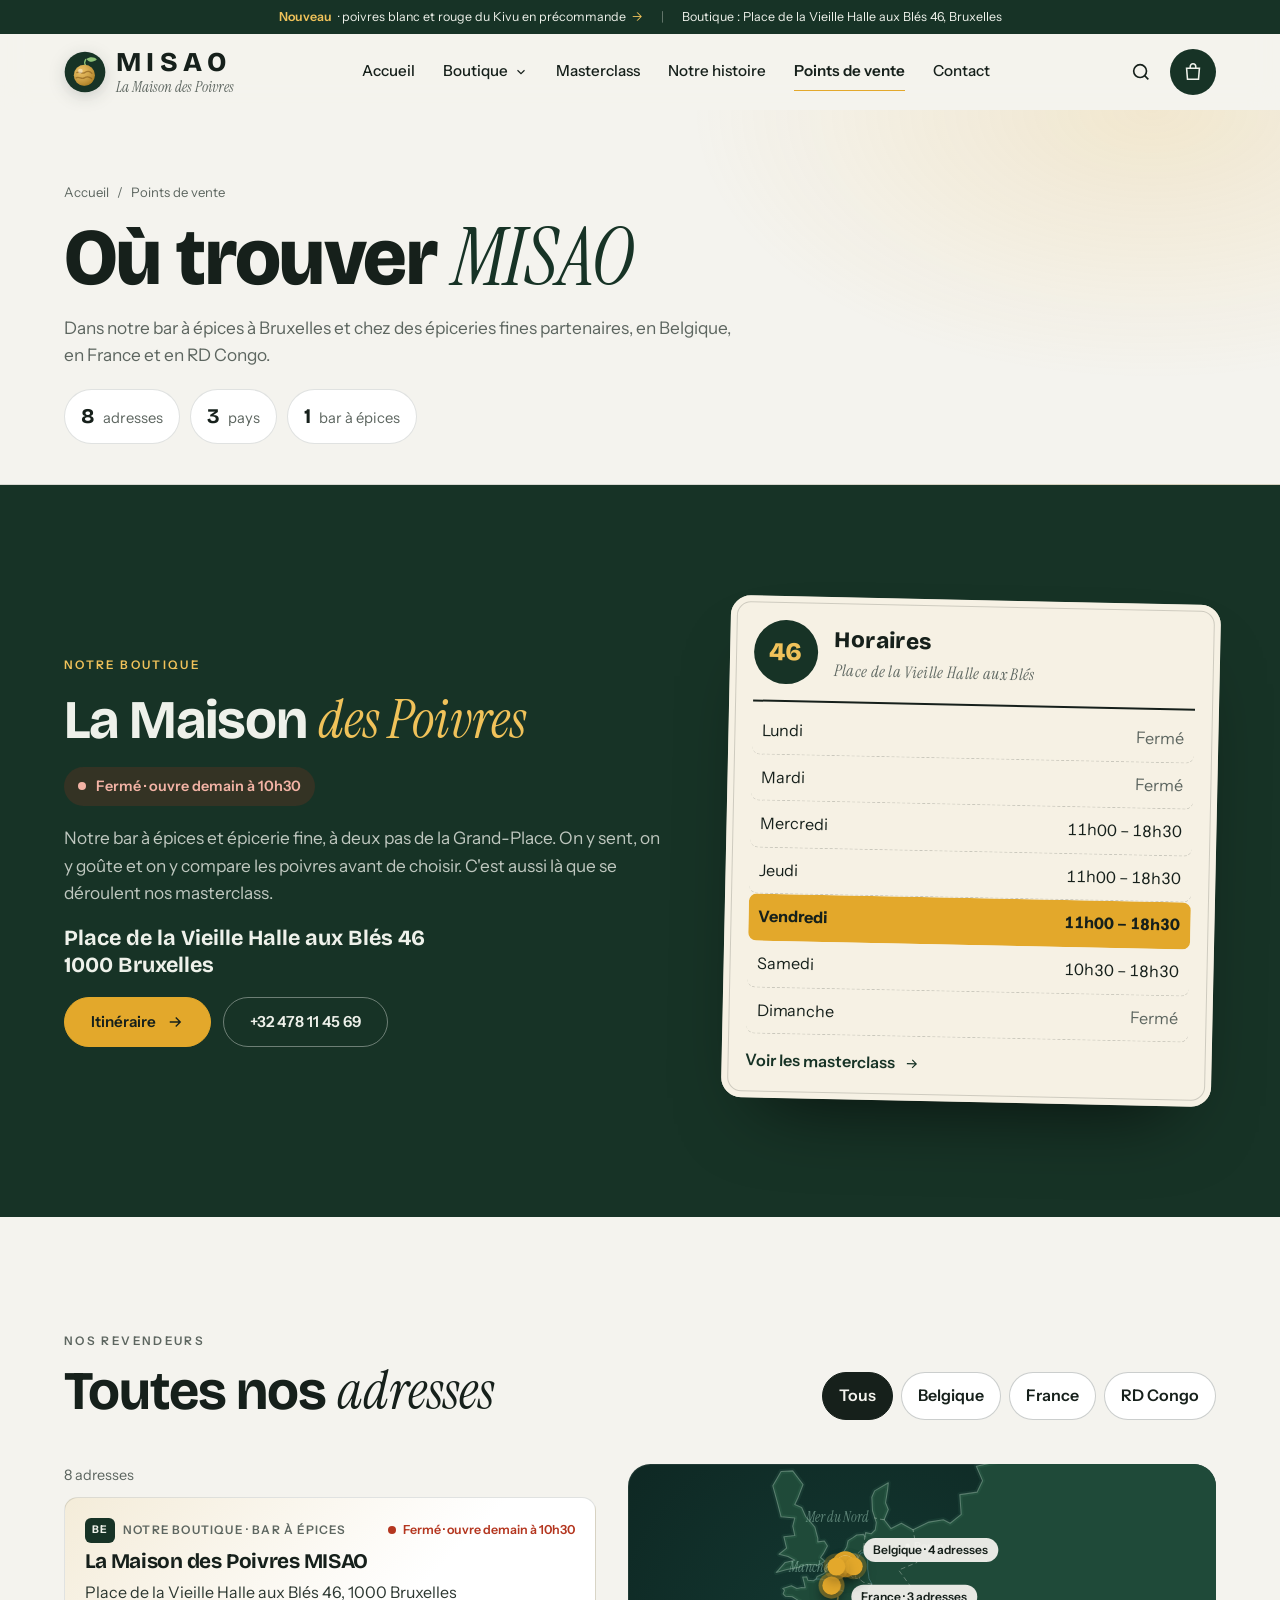
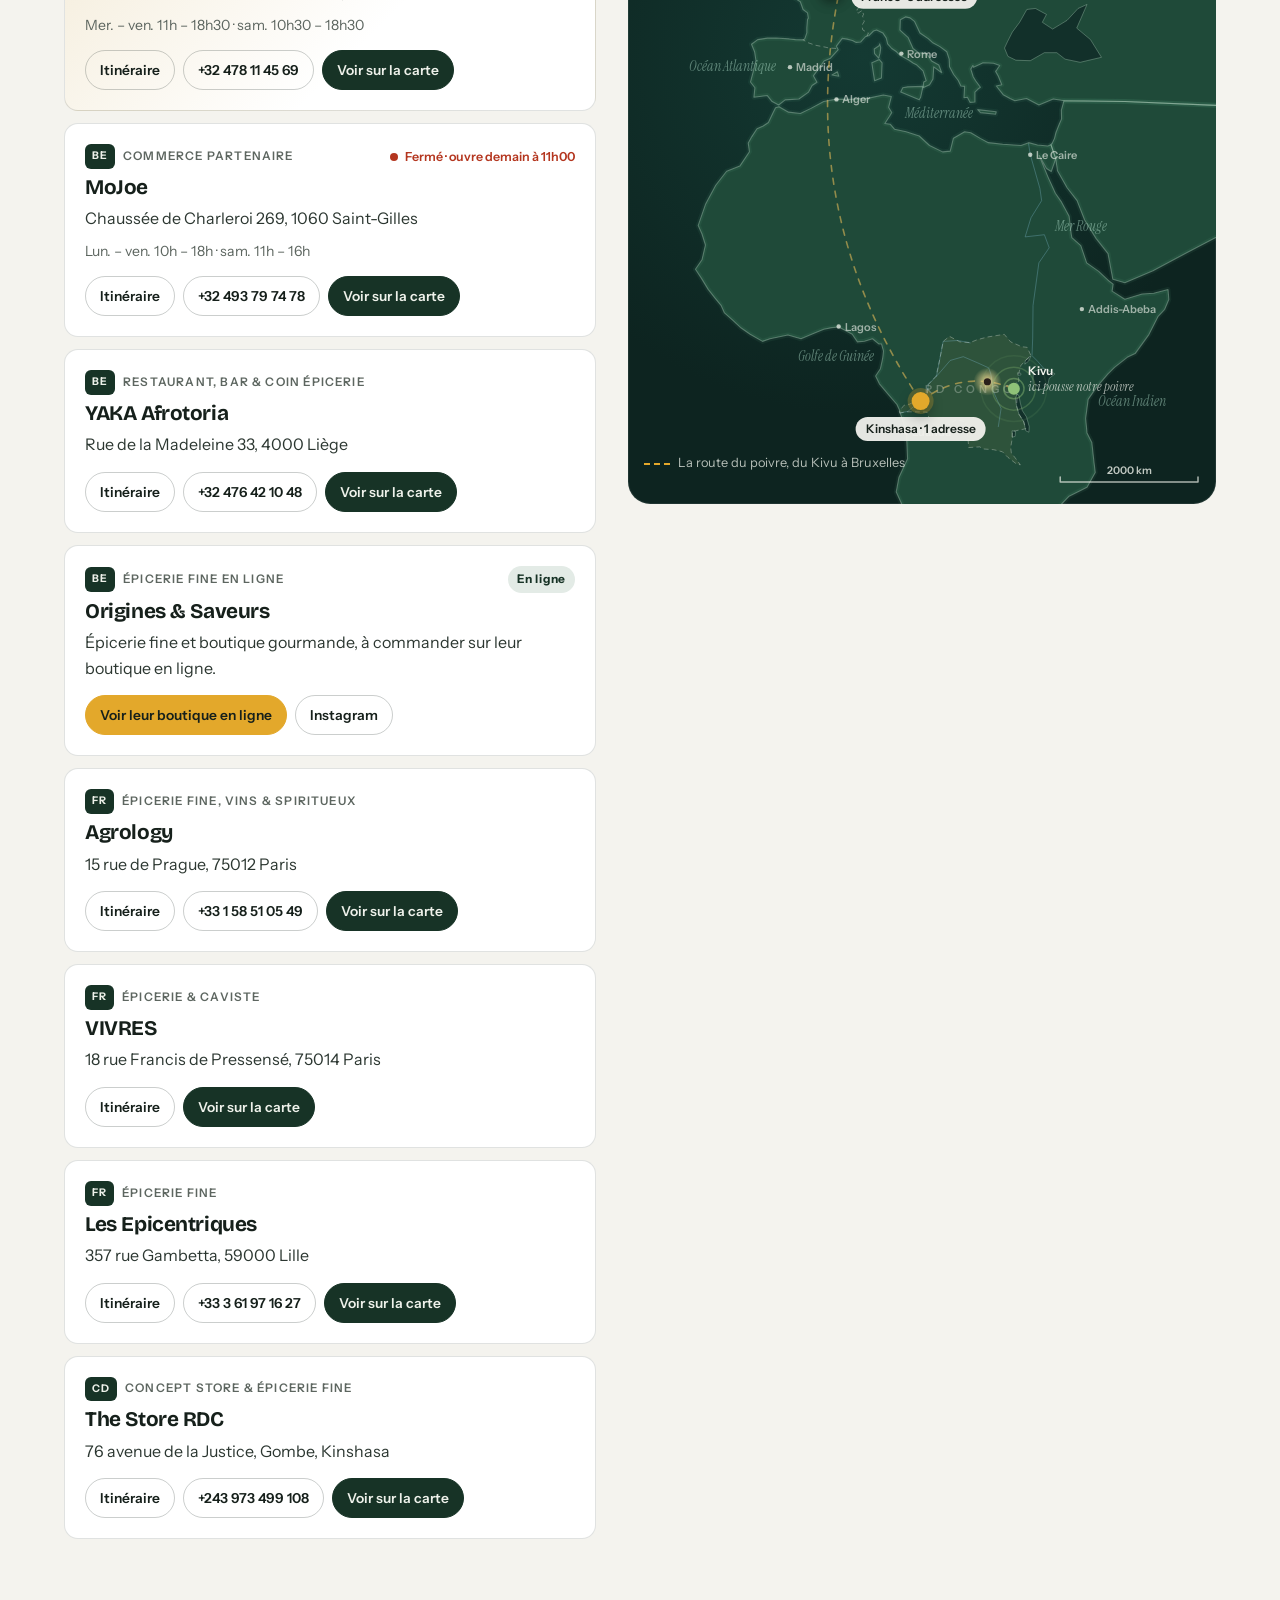
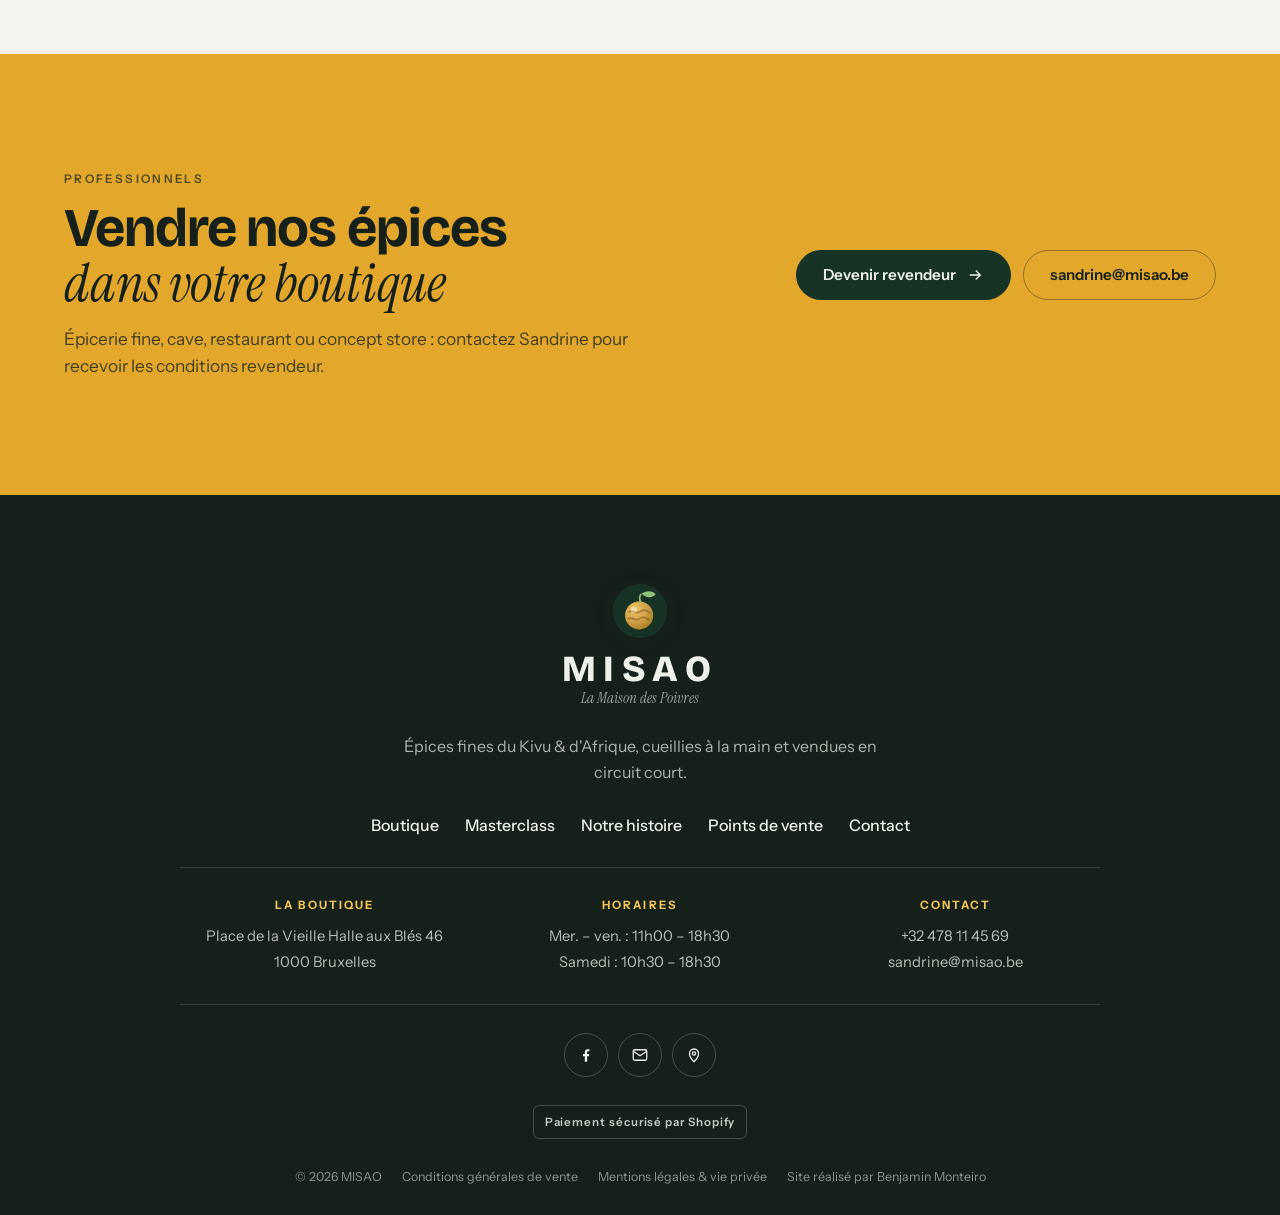
<file: points-de-vente.html>
<!doctype html>
<html lang="fr">
<head>
<meta charset="utf-8">
<meta name="viewport" content="width=device-width, initial-scale=1, viewport-fit=cover">
<title>Points de vente · MISAO</title>
<meta name="description" content="MISAO, La Maison des Poivres : poivre sauvage du Kivu, épices du Congo, mélanges maison et poivres du monde. Boutique en ligne et bar à épices à Bruxelles.">
<link rel="preconnect" href="https://fonts.googleapis.com">
<link rel="preconnect" href="https://fonts.gstatic.com" crossorigin>
<link rel="stylesheet" href="https://fonts.googleapis.com/css2?family=Bricolage+Grotesque:opsz,wght@12..96,500;12..96,700;12..96,800&family=Instrument+Sans:wght@400;500;600;700&family=Instrument+Serif:ital@0;1&display=swap">
<link rel="icon" type="image/svg+xml" href="data:image/svg+xml,%3Csvg xmlns='http://www.w3.org/2000/svg' viewBox='0 0 64 64'%3E%3Crect width='64' height='64' rx='16' fill='%23173326'/%3E%3Cpath d='M33 13c6-4 13-3 16 1-5 4-11 5-16-1z' fill='%238fc278'/%3E%3Ccircle cx='31' cy='36' r='17' fill='%23e3a82b'/%3E%3Cpath d='M19 32c5-3 8 3 13 0s8-3 12 1M18 40c5-3 9 3 14 0s8-2 12 1' stroke='%237a4f12' stroke-width='2.2' fill='none' stroke-linecap='round' opacity='.55'/%3E%3Ccircle cx='25' cy='29' r='4' fill='%23fff' opacity='.45'/%3E%3C/svg%3E">
<link rel="apple-touch-icon" href="apple-touch-icon.png">
<link rel="stylesheet" href="style.css">
</head>
<body>
<header class="site-header">
  <div class="annonce"><a href="nouveautes.html" class="an-link"><b>Nouveau</b> · poivres blanc et rouge du Kivu en précommande <span class="an-go" aria-hidden="true">→</span></a><span class="sep hide-s">|</span><span class="hide-s">Boutique : Place de la Vieille Halle aux Blés 46, Bruxelles</span></div>
  <div class="wrap hbar">
    <a href="index.html" class="logo" aria-label="MISAO, retour à l'accueil"><svg class="mark" viewBox="0 0 64 64" aria-hidden="true"><circle cx="32" cy="32" r="31" fill="#173326"/><path d="M34 12c6-4 13-3 16 1-5 4-11 5-16-1z" fill="#8fc278"/><path d="M33 13c-2 3-2 6 0 9" stroke="#8fc278" stroke-width="2" fill="none" stroke-linecap="round"/><circle cx="31" cy="37" r="16" fill="#e3a82b"/><circle cx="31" cy="37" r="16" fill="url(#lg-g)"/><path d="M19.5 33c4.5-3 7.5 3 12 0s7.5-3 11 1M18.5 41c4.5-3 8 3 12.5 0s7.5-2 11 1" stroke="#7a4f12" stroke-width="2" fill="none" stroke-linecap="round" opacity=".55"/><circle cx="25" cy="30.5" r="3.6" fill="#fff" opacity=".45"/><defs><radialGradient id="lg-g" cx=".35" cy=".3" r=".8"><stop offset="0" stop-color="#fff" stop-opacity=".25"/><stop offset="1" stop-color="#5a3a08" stop-opacity=".45"/></radialGradient></defs></svg><span class="lt"><span class="m">MISAO</span><span class="s">La Maison des Poivres</span></span></a>
    <nav class="nav" id="nav" aria-label="Navigation principale"><a href="index.html">Accueil</a><div class="dd"><a href="boutique.html" class="dd-top">Boutique <svg viewBox="0 0 24 24" fill="none" stroke="currentColor" stroke-width="2" aria-hidden="true"><path d="M6 9l6 6 6-6"/></svg></a><div class="dd-menu"><div class="dd-panel"><a href="nouveautes.html" class="dd-new"><span class="dd-dot d0"></span><span><b>Nouveautés · Précommande <em>Nouveau</em></b><small>Poivres blanc &amp; rouge du Kivu</small></span></a><a href="epices-misao.html"><span class="dd-dot d1"></span><span><b>Épices MISAO</b><small>Poivres sauvages et épices du Congo</small></span></a><a href="melanges.html"><span class="dd-dot d2"></span><span><b>Mélanges</b><small>Curry vadouvan, chaï, berbéré…</small></span></a><a href="poivres-du-monde.html"><span class="dd-dot d3"></span><span><b>Poivres du monde</b><small>Penja, Kampot, Madagascar…</small></span></a><a href="boutique.html" class="dd-all">Voir toute la boutique <svg viewBox="0 0 24 24" fill="none" stroke="currentColor" stroke-width="1.8" aria-hidden="true"><path d="M5 12h14M13 6l6 6-6 6"/></svg></a></div></div></div><a href="masterclass.html">Masterclass</a><a href="maison.html">Notre histoire</a><a href="points-de-vente.html" class="active" aria-current="page">Points de vente</a><a href="contact.html">Contact</a></nav>
    <div class="hicons">
      <button type="button" class="ibtn" id="hs-open" aria-label="Rechercher un produit" aria-expanded="false" aria-controls="hsearch"><svg viewBox="0 0 24 24" fill="none" stroke="currentColor" stroke-width="1.8" aria-hidden="true"><circle cx="11" cy="11" r="7"/><path d="M20 20l-4-4"/></svg></button>
      <a href="panier.html" class="ibtn cart-btn" aria-label="Voir le panier"><svg viewBox="0 0 24 24" fill="none" stroke="currentColor" stroke-width="1.7" aria-hidden="true"><path d="M5 8h14l-1 12H6L5 8z"/><path d="M9 8V6a3 3 0 0 1 6 0v2"/></svg><span class="cart-count" hidden>0</span></a>
      <button class="ibtn burger" id="burger" aria-label="Ouvrir le menu" aria-expanded="false" aria-controls="nav"><span></span><span></span><span></span></button>
    </div>
  </div>
  <div class="hsearch" id="hsearch" role="dialog" aria-modal="false" aria-label="Rechercher dans la boutique" hidden>
    <div class="hs-panel">
      <div class="hs-field">
        <span class="hs-ico" aria-hidden="true"><svg viewBox="0 0 24 24" fill="none" stroke="currentColor" stroke-width="1.8" aria-hidden="true"><circle cx="11" cy="11" r="7"/><path d="M20 20l-4-4"/></svg></span>
        <input id="hs-input" type="search" placeholder="Poivre, cannelle, curry, atelier…" aria-label="Rechercher un produit" autocomplete="off" spellcheck="false" role="combobox" aria-expanded="false" aria-controls="hs-results" aria-autocomplete="list">
        <button type="button" class="hs-clear" id="hs-clear" aria-label="Effacer" hidden><svg viewBox="0 0 24 24" fill="none" stroke="currentColor" stroke-width="2" aria-hidden="true"><path d="M7 7l10 10M17 7L7 17"/></svg></button>
        <kbd class="hs-kbd" aria-hidden="true">Échap</kbd>
        <button type="button" class="hs-close" id="hs-close" aria-label="Fermer la recherche"><svg viewBox="0 0 24 24" fill="none" stroke="currentColor" stroke-width="1.8" aria-hidden="true"><path d="M6 6l12 12M18 6L6 18"/></svg></button>
      </div>
      <div class="hs-results" id="hs-results" role="listbox" aria-label="Résultats"></div>
    </div>
  </div>
</header>

<main>
  <section class="page-head pdv-head">
    <div class="wrap">
      <nav class="crumbs" aria-label="Fil d'Ariane"><a href="index.html">Accueil</a><span aria-hidden="true">/</span><span>Points de vente</span></nav>
      <h1>Où trouver <span class="serif">MISAO</span></h1>
      <p class="lead">Dans notre bar à épices à Bruxelles et chez des épiceries fines partenaires, en Belgique, en France et en RD Congo.</p>
      <div class="pdv-stats"><span><b>8</b> adresses</span><span><b>3</b> pays</span><span><b>1</b> bar à épices</span></div>
    </div>
  </section>

  <section class="flagship">
    <div class="wrap flag-grid" data-hours='{"3": [[660, 1110]], "4": [[660, 1110]], "5": [[660, 1110]], "6": [[630, 1110]]}'>
      <div class="flag-copy">
        <p class="eyebrow">Notre boutique</p>
        <h2>La Maison <span class="serif">des Poivres</span></h2>
        <p class="open-now" hidden></p>
        <p class="lead">Notre bar à épices et épicerie fine, à deux pas de la Grand-Place. On y sent, on y goûte et on y compare les poivres avant de choisir. C'est aussi là que se déroulent nos masterclass.</p>
        <p class="flag-addr">Place de la Vieille Halle aux Blés 46<br>1000 Bruxelles</p>
        <div class="hero-cta"><a class="btn gold" href="https://www.google.com/maps/search/?api=1&query=Place+de+la+Vieille+Halle+aux+Bl%C3%A9s+46%2C+1000+Bruxelles" target="_blank" rel="noopener">Itinéraire <svg viewBox="0 0 24 24" fill="none" stroke="currentColor" stroke-width="1.8" aria-hidden="true"><path d="M5 12h14M13 6l6 6-6 6"/></svg></a><a class="btn light" href="tel:+32478114569">+32 478 11 45 69</a></div>
      </div>
      <div class="board" aria-label="Horaires de la boutique">
        <div class="board-head"><span class="board-no">46</span><div><p>Horaires</p><p class="s">Place de la Vieille Halle aux Blés</p></div></div>
        <div class="board-row off" data-days="1"><span>Lundi</span><span>Fermé</span></div><div class="board-row off" data-days="2"><span>Mardi</span><span>Fermé</span></div><div class="board-row" data-days="3"><span>Mercredi</span><span>11h00 – 18h30</span></div><div class="board-row" data-days="4"><span>Jeudi</span><span>11h00 – 18h30</span></div><div class="board-row" data-days="5"><span>Vendredi</span><span>11h00 – 18h30</span></div><div class="board-row" data-days="6"><span>Samedi</span><span>10h30 – 18h30</span></div><div class="board-row off" data-days="0"><span>Dimanche</span><span>Fermé</span></div>
        <a class="board-link" href="masterclass.html">Voir les masterclass <svg viewBox="0 0 24 24" fill="none" stroke="currentColor" stroke-width="1.8" aria-hidden="true"><path d="M5 12h14M13 6l6 6-6 6"/></svg></a>
      </div>
    </div>
  </section>

  <section class="explorer">
    <div class="wrap">
      <div class="head"><div><p class="eyebrow">Nos revendeurs</p><h2>Toutes nos <span class="serif">adresses</span></h2></div>
        <div class="pdv-chips" role="group" aria-label="Filtrer par pays"><button type="button" data-f="all" aria-pressed="true">Tous</button><button type="button" data-f="be">Belgique</button><button type="button" data-f="fr">France</button><button type="button" data-f="cd">RD Congo</button></div>
      </div>
      <div class="exp-grid">
        <div class="exp-list"><p class="sv-count" id="sv-count">8 adresses</p><div class="sv-list" id="sv-list"><article class="sv own" data-id="maison" data-country="be" data-name="La Maison des Poivres MISAO" data-lat="50.8441" data-lon="4.3521" data-hours='{"3": [[660, 1110]], "4": [[660, 1110]], "5": [[660, 1110]], "6": [[630, 1110]]}'><div class="sv-top"><span class="sv-flag">BE</span><span class="sv-type">Notre boutique · bar à épices</span><span class="sv-status" hidden></span></div><h3>La Maison des Poivres MISAO</h3><p class="sv-addr">Place de la Vieille Halle aux Blés 46, 1000 Bruxelles</p><p class="sv-hours">Mer. – ven. 11h – 18h30 · sam. 10h30 – 18h30</p><div class="sv-acts"><a class="sv-btn" href="https://www.google.com/maps/search/?api=1&query=Place+de+la+Vieille+Halle+aux+Bl%C3%A9s+46%2C+1000+Bruxelles" target="_blank" rel="noopener">Itinéraire</a><a class="sv-btn" href="tel:+32478114569">+32 478 11 45 69</a><button class="sv-map" type="button">Voir sur la carte</button></div></article><article class="sv" data-id="mojoe" data-country="be" data-name="MoJoe" data-lat="50.8256" data-lon="4.3536" data-hours='{"1": [[600, 1080]], "2": [[600, 1080]], "3": [[600, 1080]], "4": [[600, 1080]], "5": [[600, 1080]], "6": [[660, 960]]}'><div class="sv-top"><span class="sv-flag">BE</span><span class="sv-type">Commerce partenaire</span><span class="sv-status" hidden></span></div><h3>MoJoe</h3><p class="sv-addr">Chaussée de Charleroi 269, 1060 Saint-Gilles</p><p class="sv-hours">Lun. – ven. 10h – 18h · sam. 11h – 16h</p><div class="sv-acts"><a class="sv-btn" href="https://www.google.com/maps/search/?api=1&query=Chauss%C3%A9e+de+Charleroi+269%2C+1060+Saint-Gilles" target="_blank" rel="noopener">Itinéraire</a><a class="sv-btn" href="tel:+32493797478">+32 493 79 74 78</a><button class="sv-map" type="button">Voir sur la carte</button></div></article><article class="sv" data-id="yaka" data-country="be" data-name="YAKA Afrotoria" data-lat="50.6437" data-lon="5.5737"><div class="sv-top"><span class="sv-flag">BE</span><span class="sv-type">Restaurant, bar & coin épicerie</span><span class="sv-status" hidden></span></div><h3>YAKA Afrotoria</h3><p class="sv-addr">Rue de la Madeleine 33, 4000 Liège</p><div class="sv-acts"><a class="sv-btn" href="https://www.google.com/maps/search/?api=1&query=Rue+de+la+Madeleine+33%2C+4000+Li%C3%A8ge" target="_blank" rel="noopener">Itinéraire</a><a class="sv-btn" href="tel:+32476421048">+32 476 42 10 48</a><button class="sv-map" type="button">Voir sur la carte</button></div></article><article class="sv" data-id="origines" data-country="be" data-name="Origines &amp; Saveurs"><div class="sv-top"><span class="sv-flag">BE</span><span class="sv-type">Épicerie fine en ligne</span><span class="sv-online">En ligne</span></div><h3>Origines &amp; Saveurs</h3><p class="sv-addr">Épicerie fine et boutique gourmande, à commander sur leur boutique en ligne.</p><div class="sv-acts"><a class="sv-btn sv-shop" href="https://originesetsaveurs.be" target="_blank" rel="noopener">Voir leur boutique en ligne</a><a class="sv-btn" href="https://www.instagram.com/originesetsaveurs/" target="_blank" rel="noopener">Instagram</a></div></article><article class="sv" data-id="agrology" data-country="fr" data-name="Agrology" data-lat="48.8489" data-lon="2.3777"><div class="sv-top"><span class="sv-flag">FR</span><span class="sv-type">Épicerie fine, vins &amp; spiritueux</span><span class="sv-status" hidden></span></div><h3>Agrology</h3><p class="sv-addr">15 rue de Prague, 75012 Paris</p><div class="sv-acts"><a class="sv-btn" href="https://www.google.com/maps/search/?api=1&query=15+rue+de+Prague%2C+75012+Paris" target="_blank" rel="noopener">Itinéraire</a><a class="sv-btn" href="tel:+33158510549">+33 1 58 51 05 49</a><button class="sv-map" type="button">Voir sur la carte</button></div></article><article class="sv" data-id="vivres" data-country="fr" data-name="VIVRES" data-lat="48.8337" data-lon="2.3185"><div class="sv-top"><span class="sv-flag">FR</span><span class="sv-type">Épicerie &amp; caviste</span><span class="sv-status" hidden></span></div><h3>VIVRES</h3><p class="sv-addr">18 rue Francis de Pressensé, 75014 Paris</p><div class="sv-acts"><a class="sv-btn" href="https://www.google.com/maps/search/?api=1&query=18+rue+Francis+de+Pressens%C3%A9%2C+75014+Paris" target="_blank" rel="noopener">Itinéraire</a><button class="sv-map" type="button">Voir sur la carte</button></div></article><article class="sv" data-id="epicentriques" data-country="fr" data-name="Les Epicentriques" data-lat="50.6262" data-lon="3.0459"><div class="sv-top"><span class="sv-flag">FR</span><span class="sv-type">Épicerie fine</span><span class="sv-status" hidden></span></div><h3>Les Epicentriques</h3><p class="sv-addr">357 rue Gambetta, 59000 Lille</p><div class="sv-acts"><a class="sv-btn" href="https://www.google.com/maps/search/?api=1&query=357+rue+Gambetta%2C+59000+Lille" target="_blank" rel="noopener">Itinéraire</a><a class="sv-btn" href="tel:+33361971627">+33 3 61 97 16 27</a><button class="sv-map" type="button">Voir sur la carte</button></div></article><article class="sv" data-id="store-rdc" data-country="cd" data-name="The Store RDC" data-lat="-4.3049" data-lon="15.2967"><div class="sv-top"><span class="sv-flag">CD</span><span class="sv-type">Concept store &amp; épicerie fine</span><span class="sv-status" hidden></span></div><h3>The Store RDC</h3><p class="sv-addr">76 avenue de la Justice, Gombe, Kinshasa</p><div class="sv-acts"><a class="sv-btn" href="https://www.google.com/maps/search/?api=1&query=76+avenue+de+la+Justice%2C+Gombe%2C+Kinshasa" target="_blank" rel="noopener">Itinéraire</a><a class="sv-btn" href="tel:+243973499108">+243 973 499 108</a><button class="sv-map" type="button">Voir sur la carte</button></div></article></div></div>
        <div class="map" id="map" aria-label="Carte des points de vente"><canvas aria-hidden="true"></canvas><div class="pins"></div>
          <button class="map-reset" type="button">Vue d'ensemble</button>
          <p class="map-legend"><span class="lg-route"></span>La route du poivre, du Kivu à Bruxelles</p>
        </div>
      </div>
    </div>
  </section>

  <section class="resell">
    <div class="wrap resell-in">
      <div><p class="eyebrow">Professionnels</p><h2>Vendre nos épices <span class="serif">dans votre boutique</span></h2><p class="lead">Épicerie fine, cave, restaurant ou concept store : contactez Sandrine pour recevoir les conditions revendeur.</p></div>
      <div class="hero-cta"><a class="btn" href="contact.html">Devenir revendeur <svg viewBox="0 0 24 24" fill="none" stroke="currentColor" stroke-width="1.8" aria-hidden="true"><path d="M5 12h14M13 6l6 6-6 6"/></svg></a><a class="btn ghost" href="mailto:sandrine@misao.be">sandrine@misao.be</a></div>
    </div>
  </section>
</main>

<footer class="site-footer">
  <div class="wrap foot">
    <a href="index.html" class="logo"><svg class="mark" viewBox="0 0 64 64" aria-hidden="true"><circle cx="32" cy="32" r="31" fill="#173326"/><path d="M34 12c6-4 13-3 16 1-5 4-11 5-16-1z" fill="#8fc278"/><path d="M33 13c-2 3-2 6 0 9" stroke="#8fc278" stroke-width="2" fill="none" stroke-linecap="round"/><circle cx="31" cy="37" r="16" fill="#e3a82b"/><circle cx="31" cy="37" r="16" fill="url(#lg-f)"/><path d="M19.5 33c4.5-3 7.5 3 12 0s7.5-3 11 1M18.5 41c4.5-3 8 3 12.5 0s7.5-2 11 1" stroke="#7a4f12" stroke-width="2" fill="none" stroke-linecap="round" opacity=".55"/><circle cx="25" cy="30.5" r="3.6" fill="#fff" opacity=".45"/><defs><radialGradient id="lg-f" cx=".35" cy=".3" r=".8"><stop offset="0" stop-color="#fff" stop-opacity=".25"/><stop offset="1" stop-color="#5a3a08" stop-opacity=".45"/></radialGradient></defs></svg><span class="lt"><span class="m">MISAO</span><span class="s">La Maison des Poivres</span></span></a>
    <p class="foot-tag">Épices fines du Kivu &amp; d'Afrique, cueillies à la main et vendues en circuit court.</p>
    <nav class="foot-nav" aria-label="Pied de page">
      <a href="boutique.html">Boutique</a><a href="masterclass.html">Masterclass</a><a href="maison.html">Notre histoire</a><a href="points-de-vente.html">Points de vente</a><a href="contact.html">Contact</a>
    </nav>
    <div class="foot-cols">
      <div><h4>La boutique</h4><p>Place de la Vieille Halle aux Blés 46<br>1000 Bruxelles</p></div>
      <div><h4>Horaires</h4><p>Mer. – ven. : 11h00 – 18h30<br>Samedi : 10h30 – 18h30</p></div>
      <div><h4>Contact</h4><p><a href="tel:+32478114569">+32 478 11 45 69</a><br><a href="mailto:sandrine@misao.be">sandrine@misao.be</a></p></div>
    </div>
    <div class="socials">
      <a href="https://www.facebook.com/misaokivu/" target="_blank" rel="noopener" aria-label="Facebook"><svg viewBox="0 0 24 24" fill="currentColor" aria-hidden="true"><path d="M13.5 21v-7.5h2.5l.4-3h-2.9V8.6c0-.9.3-1.5 1.5-1.5H16.5V4.4c-.3 0-1.2-.1-2.3-.1-2.3 0-3.8 1.4-3.8 3.9v2.3H8v3h2.4V21h3.1z"/></svg></a>
      <a href="contact.html" aria-label="Nous écrire"><svg viewBox="0 0 24 24" fill="none" stroke="currentColor" stroke-width="1.7" aria-hidden="true"><rect x="3" y="5" width="18" height="14" rx="2"/><path d="M3 7l9 6 9-6"/></svg></a>
      <a href="points-de-vente.html" aria-label="Points de vente"><svg viewBox="0 0 24 24" fill="none" stroke="currentColor" stroke-width="1.7" aria-hidden="true"><path d="M12 21s-6-5.6-6-11a6 6 0 0 1 12 0c0 5.4-6 11-6 11z"/><circle cx="12" cy="10" r="2.2"/></svg></a>
    </div>
    <div class="pay"><span>Paiement sécurisé par Shopify</span></div>
    <div class="legal">
      <span>© <span id="year">2026</span> MISAO</span>
      <a href="cgv.html">Conditions générales de vente</a>
      <a href="mentions-legales.html">Mentions légales &amp; vie privée</a>
      <span>Site réalisé par Benjamin Monteiro</span>
    </div>
  </div>
</footer>

<script src="catalogue.js"></script>
<script src="app.js"></script>
<script src="geo.js"></script>
<script src="pdv.js"></script>
</body>
</html>
</file>
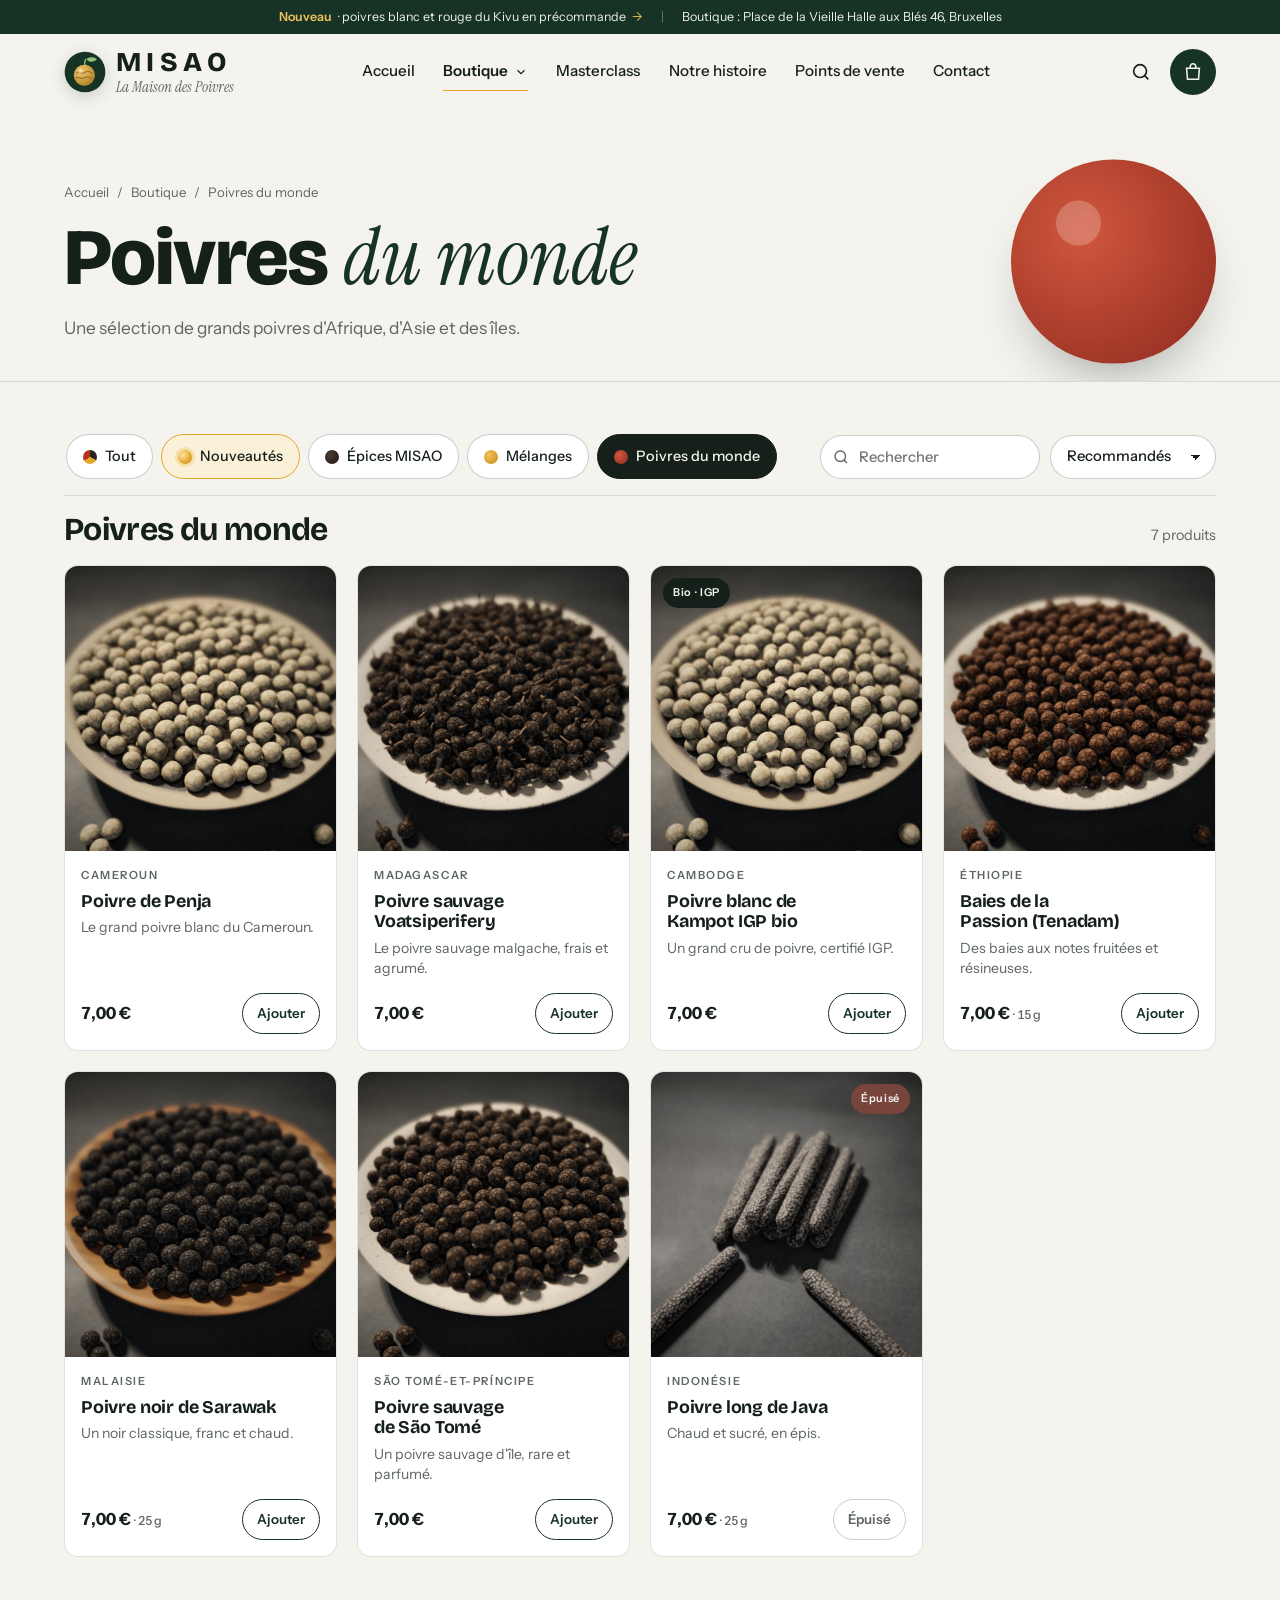
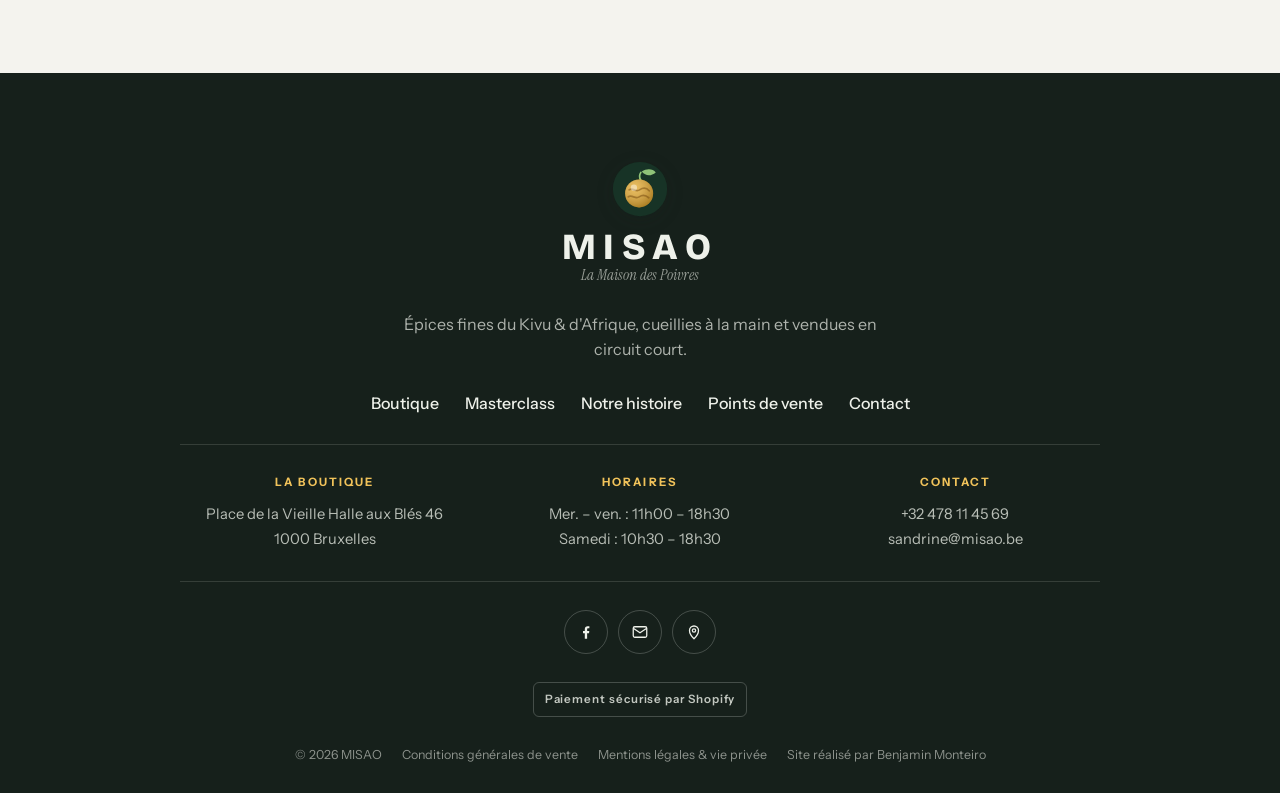
<file: poivres-du-monde.html>
<!doctype html>
<html lang="fr">
<head>
<meta charset="utf-8">
<meta name="viewport" content="width=device-width, initial-scale=1, viewport-fit=cover">
<title>Poivres du monde · MISAO</title>
<meta name="description" content="MISAO, La Maison des Poivres : poivre sauvage du Kivu, épices du Congo, mélanges maison et poivres du monde. Boutique en ligne et bar à épices à Bruxelles.">
<link rel="preconnect" href="https://fonts.googleapis.com">
<link rel="preconnect" href="https://fonts.gstatic.com" crossorigin>
<link rel="stylesheet" href="https://fonts.googleapis.com/css2?family=Bricolage+Grotesque:opsz,wght@12..96,500;12..96,700;12..96,800&family=Instrument+Sans:wght@400;500;600;700&family=Instrument+Serif:ital@0;1&display=swap">
<link rel="icon" type="image/svg+xml" href="data:image/svg+xml,%3Csvg xmlns='http://www.w3.org/2000/svg' viewBox='0 0 64 64'%3E%3Crect width='64' height='64' rx='16' fill='%23173326'/%3E%3Cpath d='M33 13c6-4 13-3 16 1-5 4-11 5-16-1z' fill='%238fc278'/%3E%3Ccircle cx='31' cy='36' r='17' fill='%23e3a82b'/%3E%3Cpath d='M19 32c5-3 8 3 13 0s8-3 12 1M18 40c5-3 9 3 14 0s8-2 12 1' stroke='%237a4f12' stroke-width='2.2' fill='none' stroke-linecap='round' opacity='.55'/%3E%3Ccircle cx='25' cy='29' r='4' fill='%23fff' opacity='.45'/%3E%3C/svg%3E">
<link rel="apple-touch-icon" href="apple-touch-icon.png">
<link rel="stylesheet" href="style.css">
</head>
<body>
<header class="site-header">
  <div class="annonce"><a href="nouveautes.html" class="an-link"><b>Nouveau</b> · poivres blanc et rouge du Kivu en précommande <span class="an-go" aria-hidden="true">→</span></a><span class="sep hide-s">|</span><span class="hide-s">Boutique : Place de la Vieille Halle aux Blés 46, Bruxelles</span></div>
  <div class="wrap hbar">
    <a href="index.html" class="logo" aria-label="MISAO, retour à l'accueil"><svg class="mark" viewBox="0 0 64 64" aria-hidden="true"><circle cx="32" cy="32" r="31" fill="#173326"/><path d="M34 12c6-4 13-3 16 1-5 4-11 5-16-1z" fill="#8fc278"/><path d="M33 13c-2 3-2 6 0 9" stroke="#8fc278" stroke-width="2" fill="none" stroke-linecap="round"/><circle cx="31" cy="37" r="16" fill="#e3a82b"/><circle cx="31" cy="37" r="16" fill="url(#lg-g)"/><path d="M19.5 33c4.5-3 7.5 3 12 0s7.5-3 11 1M18.5 41c4.5-3 8 3 12.5 0s7.5-2 11 1" stroke="#7a4f12" stroke-width="2" fill="none" stroke-linecap="round" opacity=".55"/><circle cx="25" cy="30.5" r="3.6" fill="#fff" opacity=".45"/><defs><radialGradient id="lg-g" cx=".35" cy=".3" r=".8"><stop offset="0" stop-color="#fff" stop-opacity=".25"/><stop offset="1" stop-color="#5a3a08" stop-opacity=".45"/></radialGradient></defs></svg><span class="lt"><span class="m">MISAO</span><span class="s">La Maison des Poivres</span></span></a>
    <nav class="nav" id="nav" aria-label="Navigation principale"><a href="index.html">Accueil</a><div class="dd"><a href="boutique.html" class="dd-top active" aria-current="page">Boutique <svg viewBox="0 0 24 24" fill="none" stroke="currentColor" stroke-width="2" aria-hidden="true"><path d="M6 9l6 6 6-6"/></svg></a><div class="dd-menu"><div class="dd-panel"><a href="nouveautes.html" class="dd-new"><span class="dd-dot d0"></span><span><b>Nouveautés · Précommande <em>Nouveau</em></b><small>Poivres blanc &amp; rouge du Kivu</small></span></a><a href="epices-misao.html"><span class="dd-dot d1"></span><span><b>Épices MISAO</b><small>Poivres sauvages et épices du Congo</small></span></a><a href="melanges.html"><span class="dd-dot d2"></span><span><b>Mélanges</b><small>Curry vadouvan, chaï, berbéré…</small></span></a><a href="poivres-du-monde.html" class="on" aria-current="page"><span class="dd-dot d3"></span><span><b>Poivres du monde</b><small>Penja, Kampot, Madagascar…</small></span></a><a href="boutique.html" class="dd-all">Voir toute la boutique <svg viewBox="0 0 24 24" fill="none" stroke="currentColor" stroke-width="1.8" aria-hidden="true"><path d="M5 12h14M13 6l6 6-6 6"/></svg></a></div></div></div><a href="masterclass.html">Masterclass</a><a href="maison.html">Notre histoire</a><a href="points-de-vente.html">Points de vente</a><a href="contact.html">Contact</a></nav>
    <div class="hicons">
      <button type="button" class="ibtn" id="hs-open" aria-label="Rechercher un produit" aria-expanded="false" aria-controls="hsearch"><svg viewBox="0 0 24 24" fill="none" stroke="currentColor" stroke-width="1.8" aria-hidden="true"><circle cx="11" cy="11" r="7"/><path d="M20 20l-4-4"/></svg></button>
      <a href="panier.html" class="ibtn cart-btn" aria-label="Voir le panier"><svg viewBox="0 0 24 24" fill="none" stroke="currentColor" stroke-width="1.7" aria-hidden="true"><path d="M5 8h14l-1 12H6L5 8z"/><path d="M9 8V6a3 3 0 0 1 6 0v2"/></svg><span class="cart-count" hidden>0</span></a>
      <button class="ibtn burger" id="burger" aria-label="Ouvrir le menu" aria-expanded="false" aria-controls="nav"><span></span><span></span><span></span></button>
    </div>
  </div>
  <div class="hsearch" id="hsearch" role="dialog" aria-modal="false" aria-label="Rechercher dans la boutique" hidden>
    <div class="hs-panel">
      <div class="hs-field">
        <span class="hs-ico" aria-hidden="true"><svg viewBox="0 0 24 24" fill="none" stroke="currentColor" stroke-width="1.8" aria-hidden="true"><circle cx="11" cy="11" r="7"/><path d="M20 20l-4-4"/></svg></span>
        <input id="hs-input" type="search" placeholder="Poivre, cannelle, curry, atelier…" aria-label="Rechercher un produit" autocomplete="off" spellcheck="false" role="combobox" aria-expanded="false" aria-controls="hs-results" aria-autocomplete="list">
        <button type="button" class="hs-clear" id="hs-clear" aria-label="Effacer" hidden><svg viewBox="0 0 24 24" fill="none" stroke="currentColor" stroke-width="2" aria-hidden="true"><path d="M7 7l10 10M17 7L7 17"/></svg></button>
        <kbd class="hs-kbd" aria-hidden="true">Échap</kbd>
        <button type="button" class="hs-close" id="hs-close" aria-label="Fermer la recherche"><svg viewBox="0 0 24 24" fill="none" stroke="currentColor" stroke-width="1.8" aria-hidden="true"><path d="M6 6l12 12M18 6L6 18"/></svg></button>
      </div>
      <div class="hs-results" id="hs-results" role="listbox" aria-label="Résultats"></div>
    </div>
  </div>
</header>

<main>
  <section class="page-head has-dot">
    <div class="wrap">
      <nav class="crumbs" aria-label="Fil d'Ariane"><a href="index.html">Accueil</a><span aria-hidden="true">/</span><a href="boutique.html">Boutique</a><span aria-hidden="true">/</span><span>Poivres du monde</span></nav>
      <h1>Poivres <span class="serif">du monde</span></h1>
      <p class="lead">Une sélection de grands poivres d'Afrique, d'Asie et des îles.</p>
      <span class="ph-dot d3" aria-hidden="true"></span>
    </div>
  </section>

  <section class="shop">
    <div class="wrap">
      <div class="toolbar">
        <nav class="chips" aria-label="Catégories"><a class="chip" href="boutique.html"><span class="cdot c-tous" aria-hidden="true"></span>Tout</a><a class="chip nv" href="nouveautes.html"><span class="cdot c-nouveautes" aria-hidden="true"></span>Nouveautés</a><a class="chip" href="epices-misao.html"><span class="cdot c-misao" aria-hidden="true"></span>Épices MISAO</a><a class="chip" href="melanges.html"><span class="cdot c-melanges" aria-hidden="true"></span>Mélanges</a><a class="chip" href="poivres-du-monde.html" aria-current="page"><span class="cdot c-monde" aria-hidden="true"></span>Poivres du monde</a></nav>
        <div class="tools">
          <label class="search"><svg viewBox="0 0 24 24" fill="none" stroke="currentColor" stroke-width="1.8" aria-hidden="true"><circle cx="11" cy="11" r="7"/><path d="M20 20l-4-4"/></svg><input id="shop-search" type="search" placeholder="Rechercher" aria-label="Rechercher un produit"></label>
          <label class="sort"><select id="shop-sort" aria-label="Trier les produits"><option value="reco">Recommandés</option><option value="prix-asc">Prix croissant</option><option value="prix-desc">Prix décroissant</option><option value="nom">De A à Z</option></select></label>
        </div>
      </div>
      <div class="shop-meta"><h2 id="shop-title">Poivres du monde</h2><span id="shop-count"></span></div>
      <div class="pgrid" id="shop-grid" data-cat="monde"></div>
    </div>
  </section>
</main>

<footer class="site-footer">
  <div class="wrap foot">
    <a href="index.html" class="logo"><svg class="mark" viewBox="0 0 64 64" aria-hidden="true"><circle cx="32" cy="32" r="31" fill="#173326"/><path d="M34 12c6-4 13-3 16 1-5 4-11 5-16-1z" fill="#8fc278"/><path d="M33 13c-2 3-2 6 0 9" stroke="#8fc278" stroke-width="2" fill="none" stroke-linecap="round"/><circle cx="31" cy="37" r="16" fill="#e3a82b"/><circle cx="31" cy="37" r="16" fill="url(#lg-f)"/><path d="M19.5 33c4.5-3 7.5 3 12 0s7.5-3 11 1M18.5 41c4.5-3 8 3 12.5 0s7.5-2 11 1" stroke="#7a4f12" stroke-width="2" fill="none" stroke-linecap="round" opacity=".55"/><circle cx="25" cy="30.5" r="3.6" fill="#fff" opacity=".45"/><defs><radialGradient id="lg-f" cx=".35" cy=".3" r=".8"><stop offset="0" stop-color="#fff" stop-opacity=".25"/><stop offset="1" stop-color="#5a3a08" stop-opacity=".45"/></radialGradient></defs></svg><span class="lt"><span class="m">MISAO</span><span class="s">La Maison des Poivres</span></span></a>
    <p class="foot-tag">Épices fines du Kivu &amp; d'Afrique, cueillies à la main et vendues en circuit court.</p>
    <nav class="foot-nav" aria-label="Pied de page">
      <a href="boutique.html">Boutique</a><a href="masterclass.html">Masterclass</a><a href="maison.html">Notre histoire</a><a href="points-de-vente.html">Points de vente</a><a href="contact.html">Contact</a>
    </nav>
    <div class="foot-cols">
      <div><h4>La boutique</h4><p>Place de la Vieille Halle aux Blés 46<br>1000 Bruxelles</p></div>
      <div><h4>Horaires</h4><p>Mer. – ven. : 11h00 – 18h30<br>Samedi : 10h30 – 18h30</p></div>
      <div><h4>Contact</h4><p><a href="tel:+32478114569">+32 478 11 45 69</a><br><a href="mailto:sandrine@misao.be">sandrine@misao.be</a></p></div>
    </div>
    <div class="socials">
      <a href="https://www.facebook.com/misaokivu/" target="_blank" rel="noopener" aria-label="Facebook"><svg viewBox="0 0 24 24" fill="currentColor" aria-hidden="true"><path d="M13.5 21v-7.5h2.5l.4-3h-2.9V8.6c0-.9.3-1.5 1.5-1.5H16.5V4.4c-.3 0-1.2-.1-2.3-.1-2.3 0-3.8 1.4-3.8 3.9v2.3H8v3h2.4V21h3.1z"/></svg></a>
      <a href="contact.html" aria-label="Nous écrire"><svg viewBox="0 0 24 24" fill="none" stroke="currentColor" stroke-width="1.7" aria-hidden="true"><rect x="3" y="5" width="18" height="14" rx="2"/><path d="M3 7l9 6 9-6"/></svg></a>
      <a href="points-de-vente.html" aria-label="Points de vente"><svg viewBox="0 0 24 24" fill="none" stroke="currentColor" stroke-width="1.7" aria-hidden="true"><path d="M12 21s-6-5.6-6-11a6 6 0 0 1 12 0c0 5.4-6 11-6 11z"/><circle cx="12" cy="10" r="2.2"/></svg></a>
    </div>
    <div class="pay"><span>Paiement sécurisé par Shopify</span></div>
    <div class="legal">
      <span>© <span id="year">2026</span> MISAO</span>
      <a href="cgv.html">Conditions générales de vente</a>
      <a href="mentions-legales.html">Mentions légales &amp; vie privée</a>
      <span>Site réalisé par Benjamin Monteiro</span>
    </div>
  </div>
</footer>

<script src="catalogue.js"></script>
<script src="app.js"></script>
</body>
</html>
</file>
<file: style.css>
/* Layout : épicerie fine contemporaine — papier clair à reflet vert, blocs vert forêt du Kivu, accent curcuma ; grille produits dense et nette. */
:root{
  color-scheme: light;
  --paper:#f4f3ee;
  --paper-2:#e9e8e0;
  --card:#ffffff;
  --ink:#16201b;
  --ink-2:#2c3731;
  --muted:#5d6660;
  --forest:#173326;
  --forest-2:#21473a;
  --on-forest:#eef1ea;
  --turmeric:#e3a82b;
  --turmeric-2:#f0c25a;
  --chili:#b4361f;
  --ok:#2f7a4f;
  --line:rgba(22,32,27,.13);
  --line-2:rgba(22,32,27,.22);
  --f-display:"Bricolage Grotesque","Avenir Next","Segoe UI",system-ui,sans-serif;
  --f-body:"Instrument Sans","Helvetica Neue",Arial,system-ui,sans-serif;
  --f-serif:"Instrument Serif",Georgia,"Times New Roman",serif;
  --header-h:76px;
  --bar-h:34px;
  --gutter:clamp(16px,4vw,44px);
  --max:1240px;
  --r:14px;
}
*{box-sizing:border-box}
html,body{overflow-x:hidden;overflow-x:clip;max-width:100%}
html{scroll-behavior:smooth;scroll-padding-top:calc(var(--header-h) + var(--bar-h) + 16px)}
body{margin:0;background:var(--paper);color:var(--ink);font-family:var(--f-body);font-size:16px;line-height:1.6;-webkit-font-smoothing:antialiased}
body.locked,body.nav-open{overflow:hidden}
img{max-width:100%;display:block}
a{color:inherit}
button{font:inherit;color:inherit}
[hidden]{display:none!important}
:focus-visible{outline:2px solid var(--turmeric);outline-offset:3px;border-radius:4px}
@media (prefers-reduced-motion:reduce){html{scroll-behavior:auto}*{animation:none!important;transition:none!important}}

.wrap{max-width:var(--max);margin-inline:auto;padding-inline:var(--gutter)}
h1,h2,h3{font-family:var(--f-display);font-weight:700;line-height:1.02;letter-spacing:-.02em;margin:0;text-wrap:balance}
h2{font-size:clamp(2rem,4.4vw,3.4rem)}
.serif{font-family:var(--f-serif);font-weight:400;font-style:italic;letter-spacing:0}
p{margin:0}
.eyebrow{font-size:.74rem;font-weight:600;letter-spacing:.2em;text-transform:uppercase;color:var(--muted)}
.lead{color:var(--muted);font-size:1.08rem;max-width:56ch}
section{padding-block:clamp(64px,9vw,120px)}
.head{display:flex;flex-wrap:wrap;align-items:flex-end;justify-content:space-between;gap:18px 32px;margin-bottom:clamp(28px,4vw,44px)}
.head > div{display:grid;gap:12px;min-width:0}
.link{font-weight:600;text-decoration:none;border-bottom:1.5px solid var(--turmeric);padding-bottom:2px;white-space:nowrap}
.link:hover{color:var(--forest)}

/* ---------- Boutons ---------- */
.btn{display:inline-flex;align-items:center;justify-content:center;gap:10px;padding:15px 26px;border-radius:999px;border:1.5px solid var(--forest);background:var(--forest);color:var(--on-forest);font:600 .95rem/1 var(--f-body);text-decoration:none;cursor:pointer;white-space:nowrap;transition:transform .2s,background .2s,color .2s,border-color .2s}
.btn svg{width:18px;height:18px;flex:none}
.btn:hover{background:var(--forest-2);border-color:var(--forest-2)}
.btn:active{transform:translateY(1px)}
.btn.gold{background:var(--turmeric);border-color:var(--turmeric);color:var(--ink)}
.btn.gold:hover{background:var(--turmeric-2);border-color:var(--turmeric-2)}
.btn.ghost{background:transparent;color:var(--ink);border-color:var(--line-2)}
.btn.ghost:hover{border-color:var(--ink)}
.btn.light{background:transparent;color:var(--on-forest);border-color:rgba(238,241,234,.4)}
.btn.light:hover{border-color:var(--on-forest)}
.btn.wide{width:100%}
.btn[disabled]{opacity:.5;cursor:not-allowed}

/* ---------- Header ---------- */
.site-header{position:fixed;inset:0 0 auto 0;z-index:50;padding-top:env(safe-area-inset-top,0px);background:rgba(244,243,238,.9);backdrop-filter:blur(14px) saturate(150%);-webkit-backdrop-filter:blur(14px) saturate(150%);transition:box-shadow .3s}
.site-header.scrolled{box-shadow:0 1px 0 var(--line),0 10px 30px -20px rgba(22,32,27,.35)}
.annonce{height:var(--bar-h);background:var(--forest);color:var(--on-forest);font-size:.78rem;display:flex;align-items:center;justify-content:center;gap:18px;padding-inline:16px;overflow:hidden;white-space:nowrap}
.annonce b{color:var(--turmeric-2);font-weight:600}
.annonce .sep{opacity:.4}
.hbar{height:var(--header-h);display:grid;grid-template-columns:auto 1fr auto;align-items:center;gap:24px}
.logo{display:grid;text-decoration:none;line-height:1}
.logo .m{font-family:var(--f-display);font-weight:800;font-size:1.7rem;letter-spacing:.2em}
.logo .s{font-family:var(--f-serif);font-style:italic;font-size:.95rem;color:var(--muted);margin-top:3px}
.nav{display:flex;justify-content:center;gap:clamp(14px,2.2vw,30px)}
.nav a{text-decoration:none;font-weight:500;font-size:.95rem;padding-block:6px;border-bottom:1.5px solid transparent;transition:border-color .2s,color .2s}
.nav a:hover{color:var(--forest)}
.nav a.active{border-bottom-color:var(--turmeric);font-weight:600}
.nav .nav-extra{display:none}
.hicons{display:flex;align-items:center;gap:6px}
.ibtn{position:relative;width:46px;height:46px;border-radius:999px;border:0;background:transparent;display:grid;place-items:center;cursor:pointer;text-decoration:none;transition:background .2s}
.ibtn:hover{background:var(--paper-2)}
.ibtn svg{width:22px;height:22px}
.cart-btn{background:var(--forest);color:var(--on-forest)}
.cart-btn:hover{background:var(--forest-2)}
.cart-count{position:absolute;top:-2px;right:-2px;min-width:20px;height:20px;padding-inline:5px;border-radius:999px;background:var(--turmeric);color:var(--ink);font:700 .7rem/20px var(--f-body);text-align:center;font-variant-numeric:tabular-nums}
.cart-count.bump{animation:bump .45s cubic-bezier(.3,1.6,.5,1)}
@keyframes bump{40%{transform:scale(1.45)}}
.dhead .cart-count{position:static;display:inline-block;margin-left:6px;vertical-align:middle}
.burger{display:none}
.burger span{display:block;width:20px;height:1.8px;background:currentColor;border-radius:2px;transition:transform .3s,opacity .3s}
.burger{flex-direction:column;gap:5px}
.burger[aria-expanded="true"] span:nth-child(1){transform:translateY(6.8px) rotate(45deg)}
.burger[aria-expanded="true"] span:nth-child(2){opacity:0}
.burger[aria-expanded="true"] span:nth-child(3){transform:translateY(-6.8px) rotate(-45deg)}

@media (max-width:1020px){
  :root{--header-h:64px}
  .hbar{grid-template-columns:1fr auto}
  .burger{display:flex}
  .logo .m{font-size:1.45rem}
  .nav{position:fixed;left:0;right:0;top:calc(var(--header-h) + var(--bar-h) + env(safe-area-inset-top,0px));height:calc(100vh - var(--header-h) - var(--bar-h) - env(safe-area-inset-top,0px));height:calc(100dvh - var(--header-h) - var(--bar-h) - env(safe-area-inset-top,0px));flex-direction:column;align-items:center;justify-content:center;gap:4px;padding:24px var(--gutter) calc(24px + env(safe-area-inset-bottom,0px));background:var(--paper);overflow-y:auto;opacity:0;visibility:hidden;transition:opacity .3s,visibility .3s}
  .nav.open{opacity:1;visibility:visible}
  .nav a{font-family:var(--f-display);font-weight:700;font-size:2rem;letter-spacing:-.02em;padding:8px 4px;text-align:center}
  .nav a.active{color:var(--forest);border-bottom-color:var(--turmeric)}
  .nav .nav-extra{display:inline-flex;margin-top:22px;font-family:var(--f-body);font-size:.95rem;letter-spacing:0;padding:15px 30px;border-bottom:1.5px solid var(--forest)}
  .nav .nav-extra:hover{color:var(--on-forest)}
}
@media (max-width:560px){.annonce .hide-s{display:none}.annonce{font-size:.72rem}}

main{padding-top:calc(var(--header-h) + var(--bar-h) + env(safe-area-inset-top,0px))}

/* ---------- Hero ---------- */
.hero{padding-block:clamp(28px,4vw,48px) clamp(56px,7vw,96px)}
.hero-grid{display:grid;grid-template-columns:1fr 1.05fr;gap:clamp(24px,4vw,56px);align-items:stretch}
.hero-copy{display:grid;align-content:center;gap:24px;min-width:0;padding-block:clamp(8px,3vw,40px)}
.hero h1{font-size:clamp(3rem,7.4vw,6.4rem);font-weight:800}
.hero h1 .serif{color:var(--forest);font-size:1.06em}
.hero-cta{display:flex;flex-wrap:wrap;gap:12px}
.trust{display:flex;flex-wrap:wrap;gap:10px 22px;padding-top:6px}
.trust span{display:inline-flex;align-items:center;gap:8px;font-size:.88rem;color:var(--ink-2)}
.trust svg{width:18px;height:18px;color:var(--forest)}
.hero-art{position:relative;border-radius:calc(var(--r) * 2);overflow:hidden;background:radial-gradient(80% 70% at 70% 30%,#2a5644,var(--forest) 70%);min-height:clamp(380px,46vw,600px);isolation:isolate}
.hero-art canvas{position:absolute;inset:0;width:100%;height:100%;z-index:-1}
.hero-art::after{content:"";position:absolute;inset:0;background:linear-gradient(200deg,transparent 40%,rgba(23,51,38,.65));z-index:-1;pointer-events:none}
.spot{position:absolute;left:clamp(14px,3vw,28px);bottom:clamp(14px,3vw,28px);right:clamp(14px,3vw,28px);max-width:420px;display:grid;grid-template-columns:96px 1fr;gap:16px;align-items:center;background:rgba(244,243,238,.95);border-radius:var(--r);padding:14px 16px 14px 10px;box-shadow:0 30px 60px -30px rgba(0,0,0,.6)}
.spot-media{width:96px;height:112px;border-radius:10px;background:#e4e8df;display:grid;place-items:center;overflow:hidden}
.spot-media .pouch{width:100%;height:100%}
.spot .k{font-size:.7rem;font-weight:600;letter-spacing:.16em;text-transform:uppercase;color:var(--chili)}
.spot h3{font-size:1.18rem;margin-block:4px 2px}
.spot p{font-size:.86rem;color:var(--muted)}
.spot .row{display:flex;align-items:center;justify-content:space-between;gap:10px;margin-top:10px}
.spot .pr{font-weight:700;font-variant-numeric:tabular-nums}
.spot .btn{padding:10px 16px;font-size:.84rem}
.stamp{position:absolute;top:clamp(14px,3vw,26px);right:clamp(14px,3vw,26px);width:108px;height:108px;border-radius:50%;background:var(--turmeric);color:var(--ink);display:grid;place-items:center;text-align:center;font-family:var(--f-display);font-weight:800;font-size:.78rem;line-height:1.1;letter-spacing:.04em;transform:rotate(-12deg);box-shadow:0 14px 30px -14px rgba(0,0,0,.5)}
.stamp span{display:block;font-family:var(--f-serif);font-style:italic;font-weight:400;font-size:1.25rem;letter-spacing:0}
@media (max-width:900px){
  .hero-grid{grid-template-columns:1fr}
  .hero-art{min-height:340px}
}

/* ---------- Catégories ---------- */
.cats{padding-top:0}
.cat-grid{display:grid;grid-template-columns:repeat(4,minmax(0,1fr));gap:14px}
.cat{position:relative;display:grid;align-content:space-between;gap:40px;min-height:200px;padding:22px;border-radius:var(--r);text-decoration:none;overflow:hidden;background:var(--card);border:1px solid var(--line);transition:transform .3s,box-shadow .3s}
.cat:hover{transform:translateY(-3px);box-shadow:0 24px 40px -28px rgba(22,32,27,.5)}
.cat .n{font-size:.72rem;font-weight:600;letter-spacing:.16em;text-transform:uppercase;color:var(--muted)}
.cat h3{font-size:1.55rem}
.cat .go{display:inline-flex;align-items:center;gap:8px;font-weight:600;font-size:.9rem}
.cat .go svg{width:18px;height:18px;transition:transform .2s}
.cat:hover .go svg{transform:translateX(4px)}
.cat .dot{position:absolute;right:-30px;top:-30px;width:120px;height:120px;border-radius:50%;opacity:.9}
.cat.c1 .dot{background:radial-gradient(circle at 35% 35%,#4a3a30,#1e1714)}
.cat.c2 .dot{background:radial-gradient(circle at 35% 35%,#f0c25a,#c58b16)}
.cat.c3 .dot{background:radial-gradient(circle at 35% 35%,#d0573d,#8e2a1f)}
.cat.c4{background:var(--forest);color:var(--on-forest);border-color:var(--forest)}
.cat.c4 .n{color:rgba(238,241,234,.7)}
.cat.c4 .dot{background:radial-gradient(circle at 35% 35%,#3c7a60,#21473a)}
@media (max-width:900px){.cat-grid{grid-template-columns:repeat(2,minmax(0,1fr))}}

/* ---------- Cartes produits ---------- */
.pgrid{display:grid;grid-template-columns:repeat(4,minmax(0,1fr));gap:clamp(12px,1.6vw,20px)}
.pcard{display:grid;grid-template-rows:auto 1fr;background:var(--card);border-radius:var(--r);border:1px solid var(--line);overflow:hidden;transition:box-shadow .3s,transform .3s;min-width:0}
.pcard:hover{box-shadow:0 26px 44px -30px rgba(22,32,27,.55);transform:translateY(-2px)}
.pmedia{position:relative;aspect-ratio:1/1.05;background:var(--tint,#ecebe4);border:0;padding:0;cursor:pointer;display:grid;place-items:center;overflow:hidden}
.pmedia .pouch{width:74%;height:auto;transition:transform .5s cubic-bezier(.2,.7,.2,1)}
.pmedia img{width:100%;height:100%;object-fit:cover;transition:transform .5s}
.pcard:hover .pouch{transform:translateY(-6px) rotate(-2deg)}
.pcard:hover .pmedia img{transform:scale(1.04)}
.pbadge{position:absolute;top:12px;left:12px;padding:6px 10px;border-radius:999px;background:var(--ink);color:var(--paper);font-size:.68rem;font-weight:600;letter-spacing:.06em}
.pbadge.sold{left:auto;right:12px;background:var(--chili)}
.pinfo{display:grid;grid-template-rows:auto auto 1fr auto;gap:6px;padding:16px 16px 16px}
.porig{font-size:.7rem;font-weight:600;letter-spacing:.14em;text-transform:uppercase;color:var(--muted)}
.pname{font-size:1.12rem;letter-spacing:-.01em;line-height:1.15}
.pname button{all:unset;cursor:pointer}
.pname button:hover{text-decoration:underline;text-decoration-color:var(--turmeric);text-underline-offset:3px}
.pname button:focus-visible{outline:2px solid var(--turmeric);outline-offset:2px}
.pshort{font-size:.88rem;color:var(--muted);line-height:1.45}
.prow{display:flex;align-items:center;justify-content:space-between;gap:10px;margin-top:8px}
.pprice{font-weight:700;font-size:1.05rem;font-variant-numeric:tabular-nums;white-space:nowrap}
.pprice small{font-weight:500;font-size:.78rem;color:var(--muted)}
.quick{border:1.5px solid var(--forest);background:transparent;color:var(--forest);border-radius:999px;padding:9px 14px;font-weight:600;font-size:.84rem;cursor:pointer;white-space:nowrap;transition:all .2s}
.quick:hover{background:var(--forest);color:var(--on-forest)}
.quick[disabled]{border-color:var(--line-2);color:var(--muted);cursor:not-allowed;background:transparent}
.pcard.out .pmedia{filter:grayscale(.6)}
@media (max-width:1100px){.pgrid{grid-template-columns:repeat(3,minmax(0,1fr))}}
@media (max-width:760px){.pgrid{grid-template-columns:repeat(2,minmax(0,1fr))}}

/* ---------- Histoire (vert forêt) ---------- */
.story{background:var(--forest);color:var(--on-forest)}
.story .eyebrow{color:var(--turmeric-2)}
.story .lead{color:rgba(238,241,234,.75)}
.story h2 .serif{color:var(--turmeric-2)}
.steps{display:grid;grid-template-columns:repeat(3,minmax(0,1fr));gap:1px;background:rgba(238,241,234,.16);border:1px solid rgba(238,241,234,.16);border-radius:var(--r);overflow:hidden;margin-top:clamp(32px,5vw,56px)}
.step{background:var(--forest);padding:clamp(22px,3vw,34px);display:grid;gap:12px;align-content:start}
.step .i{font-family:var(--f-serif);font-style:italic;font-size:2.4rem;color:var(--turmeric-2);line-height:1}
.step h3{font-size:1.35rem}
.step p{color:rgba(238,241,234,.72);font-size:.95rem}
@media (max-width:820px){.steps{grid-template-columns:1fr}}

/* ---------- Mise en avant Kivu ---------- */
.feature{display:grid;grid-template-columns:1fr 1fr;gap:clamp(28px,5vw,72px);align-items:center}
.feature-media{border-radius:calc(var(--r)*2);background:#e4e8df;aspect-ratio:1/1;display:grid;place-items:center;position:relative;overflow:hidden}
.feature-media .pouch{width:62%}
.feature-media .ring{position:absolute;inset:8%;border:1px dashed rgba(22,32,27,.2);border-radius:50%}
.feature-copy{display:grid;gap:20px;min-width:0}
.facts{display:grid;grid-template-columns:repeat(2,minmax(0,1fr));gap:0;border-top:1px solid var(--line)}
.facts div{padding:14px 0;border-bottom:1px solid var(--line);display:grid;gap:4px}
.facts div:nth-child(odd){padding-right:16px}
.facts dt{font-size:.7rem;font-weight:600;letter-spacing:.16em;text-transform:uppercase;color:var(--muted)}
.facts dd{margin:0;font-weight:600}
.facts div{min-width:0}
.facts dd .link{white-space:normal;overflow-wrap:break-word;line-height:1.5}
@media (max-width:520px){.facts{grid-template-columns:1fr}.facts div:nth-child(odd){padding-right:0}}
.heat{display:inline-flex;gap:4px;vertical-align:middle}
.heat i{width:14px;height:14px;border-radius:50%;background:var(--paper-2);border:1px solid var(--line-2)}
.heat i.on{background:var(--chili);border-color:var(--chili)}
@media (max-width:820px){.feature{grid-template-columns:1fr}.feature-media{max-width:440px;width:100%;margin-inline:auto}}

/* ---------- Ateliers / boutique physique ---------- */
.band{background:var(--paper-2)}
.split{display:grid;grid-template-columns:1.1fr .9fr;gap:clamp(28px,5vw,72px);align-items:center}
.split > div{display:grid;gap:18px;min-width:0}
.shopcard{background:var(--card);border:1px solid var(--line);border-radius:calc(var(--r)*1.5);padding:clamp(22px,3vw,36px);display:grid;gap:16px}
.hours{display:grid;gap:0;border-top:1px solid var(--line)}
.hours div{display:flex;justify-content:space-between;gap:12px;padding:11px 0;border-bottom:1px solid var(--line);font-variant-numeric:tabular-nums}
.hours div span:first-child{color:var(--muted)}
.hours .closed span:last-child{color:var(--muted)}
.addr{font-family:var(--f-display);font-weight:700;font-size:1.4rem;line-height:1.2}
@media (max-width:860px){.split{grid-template-columns:1fr}}

/* ---------- Bandeau de page ---------- */
.page-head{padding-block:clamp(36px,6vw,72px) clamp(24px,4vw,40px);border-bottom:1px solid var(--line)}
.page-head .wrap{display:grid;gap:14px}
.page-head h1{font-size:clamp(2.6rem,7vw,5rem);font-weight:800}
.page-head h1 .serif{color:var(--forest)}
.crumbs{display:flex;gap:8px;font-size:.82rem;color:var(--muted)}
.crumbs a{text-decoration:none}
.crumbs a:hover{color:var(--ink)}

/* ---------- Boutique ---------- */
.shop{padding-top:clamp(24px,3vw,36px)}
.toolbar{position:sticky;top:calc(var(--header-h) + var(--bar-h) + env(safe-area-inset-top,0px));z-index:5;display:grid;grid-template-columns:1fr auto;gap:12px 20px;align-items:center;padding-block:14px;margin-bottom:18px;background:var(--paper);border-bottom:1px solid var(--line)}
.chips{display:flex;gap:8px;overflow-x:auto;scrollbar-width:none;min-width:0;padding:2px}
.chips::-webkit-scrollbar{display:none}
.chip{flex:none;border:1px solid var(--line-2);background:var(--card);border-radius:999px;padding:10px 16px;font-weight:500;font-size:.9rem;cursor:pointer;white-space:nowrap;transition:all .2s}
.chip:hover{border-color:var(--ink)}
.chip[aria-pressed="true"]{background:var(--ink);color:var(--paper);border-color:var(--ink)}
.tools{display:flex;gap:10px;align-items:center}
.search{position:relative}
.search svg{position:absolute;left:12px;top:50%;width:18px;height:18px;transform:translateY(-50%);color:var(--muted);pointer-events:none}
.search input,.sort select{font:500 .92rem/1 var(--f-body);color:var(--ink);background:var(--card);border:1px solid var(--line-2);border-radius:999px;height:44px;-webkit-appearance:none;appearance:none}
.search input{width:220px;max-width:100%;padding:0 14px 0 38px}
.sort select{padding:0 36px 0 16px;background-image:linear-gradient(45deg,transparent 50%,var(--ink) 50%),linear-gradient(135deg,var(--ink) 50%,transparent 50%);background-position:calc(100% - 19px) 52%,calc(100% - 14px) 52%;background-size:5px 5px;background-repeat:no-repeat;cursor:pointer}
.search input:focus,.sort select:focus{outline:none;border-color:var(--forest)}
.shop-meta{display:flex;justify-content:space-between;align-items:baseline;gap:12px;margin-bottom:18px}
.shop-meta h2{font-size:clamp(1.5rem,3vw,2rem)}
#shop-count{color:var(--muted);font-size:.9rem;white-space:nowrap}
.empty{grid-column:1/-1;padding:48px 0;color:var(--muted);text-align:center}
@media (max-width:860px){
  .toolbar{grid-template-columns:1fr}
  .tools{width:100%}
  .search{flex:1;min-width:0}
  .search input{width:100%}
}

/* ---------- Ateliers ---------- */
.agrid{display:grid;grid-template-columns:repeat(3,minmax(0,1fr));gap:clamp(12px,1.6vw,20px)}
@media (max-width:1000px){.agrid{grid-template-columns:repeat(2,minmax(0,1fr))}}

/* ---------- Points de vente ---------- */
.stores{display:grid;gap:clamp(36px,5vw,56px)}
.country h2{font-size:clamp(1.5rem,3vw,2.1rem);margin-bottom:16px;display:flex;align-items:baseline;gap:12px}
.country h2 small{font-family:var(--f-body);font-weight:500;font-size:.85rem;letter-spacing:0;color:var(--muted)}
.sgrid{display:grid;grid-template-columns:repeat(3,minmax(0,1fr));gap:14px}
.store{background:var(--card);border:1px solid var(--line);border-radius:var(--r);padding:22px;display:grid;gap:8px;align-content:start}
.store.own{background:var(--forest);color:var(--on-forest);border-color:var(--forest)}
.store.own .t,.store.own p{color:rgba(238,241,234,.75)}
.store h3{font-size:1.2rem}
.store .t{font-size:.7rem;font-weight:600;letter-spacing:.14em;text-transform:uppercase;color:var(--muted)}
.store p{font-size:.92rem;color:var(--ink-2)}
@media (max-width:900px){.sgrid{grid-template-columns:1fr}}

/* ---------- Contact ---------- */
.cgrid{display:grid;grid-template-columns:1.1fr .9fr;gap:clamp(28px,5vw,64px);align-items:start}
form.form{background:var(--card);border:1px solid var(--line);border-radius:calc(var(--r)*1.5);padding:clamp(22px,3vw,36px);display:grid;gap:16px;min-width:0}
.row2{display:grid;grid-template-columns:1fr 1fr;gap:14px}
.field{display:grid;gap:7px;min-width:0}
.field label{font-size:.82rem;font-weight:600}
.field input,.field select,.field textarea{display:block;width:100%;min-width:0;max-width:100%;font:500 1rem/1.4 var(--f-body);color:var(--ink);background:var(--paper);border:1px solid var(--line-2);border-radius:10px;padding:13px 14px;-webkit-appearance:none;appearance:none}
.field textarea{min-height:130px;resize:vertical}
.field input:focus,.field select:focus,.field textarea:focus{outline:none;border-color:var(--forest);background:var(--card)}
.form-status{font-size:.9rem;padding:12px 14px;border-radius:10px;border:1px solid var(--line)}
.form-status.ok{color:var(--ok);border-color:rgba(47,122,79,.35);background:rgba(47,122,79,.06)}
.form-status.err{color:var(--chili);border-color:rgba(180,54,31,.3);background:rgba(180,54,31,.05)}
.clist{display:grid;border-top:1px solid var(--line)}
.clist div{display:grid;grid-template-columns:110px 1fr;gap:14px;padding:14px 0;border-bottom:1px solid var(--line)}
.clist dt{font-size:.72rem;font-weight:600;letter-spacing:.14em;text-transform:uppercase;color:var(--muted);padding-top:3px}
.clist dd{margin:0;min-width:0;overflow-wrap:anywhere}
.clist a{text-decoration:none;border-bottom:1px solid var(--line-2)}
@media (max-width:860px){.cgrid{grid-template-columns:1fr}}
@media (max-width:520px){.row2{grid-template-columns:1fr}.clist div{grid-template-columns:1fr;gap:2px}}

/* ---------- Panier (tiroir) ---------- */
.scrim{position:fixed;inset:0;z-index:80;background:rgba(22,32,27,.45);backdrop-filter:blur(2px);-webkit-backdrop-filter:blur(2px)}
.drawer{position:fixed;top:0;right:0;bottom:0;z-index:90;width:min(440px,100%);background:var(--paper);display:grid;grid-template-rows:auto 1fr auto;transform:translateX(100%);visibility:hidden;transition:transform .4s cubic-bezier(.2,.8,.2,1),visibility .4s;box-shadow:-30px 0 60px -30px rgba(0,0,0,.4);padding-top:env(safe-area-inset-top,0px)}
.drawer.open{transform:none;visibility:visible}
.dhead{display:flex;align-items:center;justify-content:space-between;padding:18px 20px;border-bottom:1px solid var(--line)}
.dhead p{font-family:var(--f-display);font-weight:700;font-size:1.35rem}
.x{width:42px;height:42px;border-radius:999px;border:1px solid var(--line-2);background:var(--card);display:grid;place-items:center;cursor:pointer}
.x:hover{border-color:var(--ink)}
.dbody{overflow-y:auto;padding:8px 20px}
.cline{display:grid;grid-template-columns:72px 1fr auto;gap:14px;padding:16px 0;border-bottom:1px solid var(--line);align-items:start}
.cthumb{width:72px;height:80px;border-radius:10px;background:var(--tint);display:grid;place-items:center;overflow:hidden}
.cthumb .pouch{width:88%}
.cthumb img{width:100%;height:100%;object-fit:cover}
.cmeta{display:grid;gap:3px;min-width:0}
.cn{font-weight:600;line-height:1.25}
.co{font-size:.84rem;color:var(--muted)}
.cpre{font-size:.76rem;color:var(--chili);font-weight:600}
.cq{display:flex;align-items:center;gap:12px;margin-top:8px}
.crm{border:0;background:none;padding:0;font-size:.82rem;color:var(--muted);text-decoration:underline;cursor:pointer}
.cline .cp{font-weight:700;font-variant-numeric:tabular-nums;white-space:nowrap}
.cart-empty{display:grid;justify-items:center;text-align:center;gap:10px;padding:56px 10px}
.cart-empty .t{font-family:var(--f-display);font-weight:700;font-size:1.4rem}
.cart-empty p{color:var(--muted)}
.cart-empty .btn{margin-top:10px}
.dfoot{padding:18px 20px calc(18px + env(safe-area-inset-bottom,0px));border-top:1px solid var(--line);display:grid;gap:10px;background:var(--card)}
.tot{display:flex;justify-content:space-between;align-items:baseline;font-size:1.05rem}
.tot strong{font-size:1.35rem;font-variant-numeric:tabular-nums}
.fine{font-size:.82rem;color:var(--muted)}
.secure{display:flex;align-items:center;justify-content:center;gap:7px;font-size:.8rem;color:var(--muted)}
.stepper{display:inline-grid;grid-template-columns:40px 36px 40px;align-items:center;height:48px;border:1px solid var(--line-2);border-radius:999px;background:var(--card)}
.stepper button{height:100%;border:0;background:none;font-size:1.2rem;cursor:pointer;border-radius:999px}
.stepper button:hover{background:var(--paper-2)}
.stepper span{text-align:center;font-weight:600;font-variant-numeric:tabular-nums}
.stepper.sm{grid-template-columns:30px 26px 30px;height:34px}
.stepper.sm button{font-size:1rem}

/* ---------- Fiche produit (fenêtre) ---------- */
.modal{position:fixed;inset:0;z-index:85;display:grid;place-items:center;padding:clamp(0px,3vw,32px);pointer-events:none}
.mbox{pointer-events:auto;position:relative;width:min(1000px,100%);max-height:100%;overflow-y:auto;background:var(--paper);border-radius:calc(var(--r)*1.6);display:grid;grid-template-columns:1fr 1fr;box-shadow:0 40px 90px -30px rgba(0,0,0,.55);opacity:0;transform:translateY(16px) scale(.98);transition:opacity .3s,transform .35s cubic-bezier(.2,.8,.2,1)}
.modal.open .mbox{opacity:1;transform:none}
.mbox > .x{position:absolute;top:14px;right:14px;z-index:2}
.pm-media{position:relative;background:var(--tint);display:grid;place-items:center;min-height:420px}
.pm-media .pouch{width:66%;max-width:340px}
.pm-media img{width:100%;height:100%;object-fit:cover}
.pm-info{padding:clamp(22px,3.4vw,40px);display:grid;gap:16px;align-content:start;min-width:0}
.pm-info h2{font-size:clamp(1.8rem,3vw,2.5rem);padding-right:40px}
.pm-price{font-size:1.5rem;font-weight:700;font-variant-numeric:tabular-nums}
.pm-price small{font-size:.85rem;font-weight:500;color:var(--muted)}
.pm-desc{color:var(--ink-2)}
.opt{border:0;margin:0;padding:0;display:grid;gap:10px;min-width:0}
.opt legend{font-size:.82rem;font-weight:600;padding:0;margin-bottom:10px}
.opt legend span{font-weight:500;color:var(--muted)}
.pills{display:flex;flex-wrap:wrap;gap:8px}
.pill{display:inline-flex;align-items:center;gap:8px;border:1.5px solid var(--line-2);background:var(--card);border-radius:999px;padding:10px 16px;font-weight:500;cursor:pointer;white-space:nowrap;transition:border-color .2s,background .2s}
.pill:hover{border-color:var(--ink)}
.pill[aria-pressed="true"]{border-color:var(--forest);background:var(--forest);color:var(--on-forest)}
.sw{width:14px;height:14px;border-radius:50%;box-shadow:inset 0 0 0 1px rgba(0,0,0,.2)}
.pre-note{font-size:.88rem;color:var(--chili);font-weight:600}
.pm-buy{display:grid;grid-template-columns:auto 1fr;gap:10px;align-items:center}
.pm-grid{display:grid;grid-template-columns:1fr 1fr;gap:14px 20px;padding-top:14px;border-top:1px solid var(--line)}
.pm-block{display:grid;gap:8px;align-content:start}
.pm-block.wide{grid-column:1/-1}
.lbl{font-size:.7rem;font-weight:600;letter-spacing:.14em;text-transform:uppercase;color:var(--muted)}
.tags{display:flex;flex-wrap:wrap;gap:6px}
.tags span{font-size:.82rem;padding:5px 10px;border-radius:999px;background:var(--paper-2)}
.acc{font-size:.92rem}
.reassure{list-style:none;margin:0;padding:14px 0 0;border-top:1px solid var(--line);display:grid;gap:8px;font-size:.86rem;color:var(--ink-2)}
.reassure li{display:flex;align-items:center;gap:9px}
.reassure svg{color:var(--forest);flex:none}
@media (max-width:780px){
  .modal{padding:0;place-items:end center}
  .mbox{grid-template-columns:1fr;max-height:92vh;max-height:92dvh;border-radius:22px 22px 0 0;transform:translateY(40px)}
  .pm-media{min-height:230px}
  .pm-media .pouch{width:42%}
  .pm-info{padding-bottom:calc(28px + env(safe-area-inset-bottom,0px))}
}

/* ---------- Toast ---------- */
.toast{position:fixed;z-index:95;left:50%;bottom:calc(20px + env(safe-area-inset-bottom,0px));transform:translate(-50%,20px);opacity:0;display:flex;align-items:center;gap:12px;width:min(420px,calc(100% - 32px));padding:12px 12px 12px 16px;border-radius:14px;background:var(--ink);color:var(--paper);box-shadow:0 20px 40px -20px rgba(0,0,0,.6);transition:opacity .3s,transform .3s}
.toast.show{opacity:1;transform:translate(-50%,0)}
.toast svg{color:var(--turmeric-2);flex:none}
.toast span{flex:1;font-size:.88rem;line-height:1.35;min-width:0}
.toast button{border:1px solid rgba(244,243,238,.35);background:none;color:var(--paper);border-radius:999px;padding:8px 14px;font-weight:600;cursor:pointer}

/* ---------- Footer centré ---------- */
.site-footer{background:var(--ink);color:var(--on-forest);text-align:center;padding-block:clamp(56px,8vw,88px) 28px}
.foot{display:grid;justify-items:center;gap:28px}
.foot .logo .m{font-size:2.3rem}
.foot .logo .s{color:rgba(238,241,234,.6)}
.foot-tag{color:rgba(238,241,234,.7);max-width:44ch}
.foot-nav{display:flex;flex-wrap:wrap;justify-content:center;gap:10px 26px}
.foot-nav a{text-decoration:none;font-weight:500}
.foot-nav a:hover{color:var(--turmeric-2)}
.foot-cols{width:100%;max-width:920px;display:grid;grid-template-columns:repeat(3,minmax(0,1fr));gap:26px;padding-block:28px;border-block:1px solid rgba(238,241,234,.14)}
.foot-cols h4{margin:0 0 10px;font-size:.72rem;letter-spacing:.18em;text-transform:uppercase;color:var(--turmeric-2)}
.foot-cols p{color:rgba(238,241,234,.75);font-size:.92rem;line-height:1.75}
.foot-cols a{text-decoration:none}
.foot-cols a:hover{color:var(--turmeric-2)}
.pay{display:flex;flex-wrap:wrap;justify-content:center;gap:8px}
.pay span{font-size:.72rem;font-weight:600;letter-spacing:.08em;padding:7px 11px;border:1px solid rgba(238,241,234,.22);border-radius:6px;color:rgba(238,241,234,.8)}
.socials{display:flex;gap:10px;justify-content:center}
.socials a{width:44px;height:44px;border-radius:999px;border:1px solid rgba(238,241,234,.22);display:grid;place-items:center;transition:all .2s}
.socials a:hover{background:var(--turmeric);color:var(--ink);border-color:var(--turmeric)}
.socials svg{width:18px;height:18px}
.legal{display:flex;flex-wrap:wrap;justify-content:center;gap:8px 20px;font-size:.78rem;color:rgba(238,241,234,.55)}
.legal a{text-decoration:none}
.legal a:hover{color:var(--turmeric-2)}
@media (max-width:700px){.foot-cols{grid-template-columns:1fr}}

/* ---------- Téléphone : l'essentiel d'abord ---------- */
@media (max-width:640px){
  section{padding-block:52px}
  .hero{padding-block:16px 40px}
  .hero-copy{gap:16px;text-align:center;justify-items:center;padding-block:4px}
  .hero h1{font-size:2.9rem}
  .hero .lead,.hero .eyebrow{display:none}
  .hero-cta{display:grid;grid-template-columns:1fr;width:100%;gap:10px}
  .trust{justify-content:center;gap:6px 14px}
  .trust span{font-size:.78rem}
  .hero-art{min-height:300px}
  .stamp{width:86px;height:86px;font-size:.66rem}
  .stamp span{font-size:1rem}
  .spot{grid-template-columns:70px 1fr;gap:12px;padding:10px 12px 10px 8px}
  .spot-media{width:70px;height:82px}
  .spot p{display:none}
  .cat{min-height:130px;padding:16px;gap:16px}
  .cat h3{font-size:1.15rem}
  .cat .dot{width:80px;height:80px;right:-22px;top:-22px}
  .cat .go span{display:none}
  h2{font-size:1.9rem}
  .head .lead,.split .lead,.story .lead,.feature-copy .lead,.page-head .lead{display:none}
  .pinfo{padding:12px;gap:4px}
  .pshort{display:none}
  .porig{font-size:.6rem;letter-spacing:.1em}
  .pname{font-size:.98rem}
  .prow{flex-direction:column;align-items:stretch;gap:8px}
  .quick{padding:9px 10px;text-align:center}
  .step p{display:none}
  .step{padding:18px 20px;grid-template-columns:auto 1fr;align-items:center;gap:14px}
  .step .i{font-size:1.8rem}
  .step h3{font-size:1.1rem}
  .feature-media{max-width:300px}
  .page-head{padding-block:24px 18px}
  .page-head h1{font-size:2.4rem}
  .store p.more{display:none}
  .toast{bottom:calc(14px + env(safe-area-inset-bottom,0px))}
  .foot{gap:22px}
  .foot-tag{display:none}
}

/* ---------- Menu Boutique déroulant ---------- */
.dd{position:relative;display:flex;align-items:center}
.dd-top{display:inline-flex!important;align-items:center;gap:6px}
.dd-top svg{width:14px;height:14px;transition:transform .25s}
.dd:hover .dd-top svg,.dd:focus-within .dd-top svg{transform:rotate(180deg)}
.dd-menu{position:absolute;top:100%;left:50%;width:360px;padding-top:14px;transform:translate(-50%,8px);opacity:0;visibility:hidden;transition:opacity .2s,transform .2s,visibility .2s;z-index:60}
.dd:hover .dd-menu,.dd:focus-within .dd-menu{opacity:1;visibility:visible;transform:translate(-50%,0)}
.dd-panel{background:var(--card);border:1px solid var(--line);border-radius:var(--r);box-shadow:0 30px 60px -30px rgba(22,32,27,.45);padding:8px;display:grid;gap:2px}
.nav .dd-panel a{display:grid;grid-template-columns:38px 1fr;gap:12px;align-items:center;padding:10px;border-radius:10px;border:0;font-size:.95rem}
.nav .dd-panel a:hover{background:var(--paper)}
.dd-dot{width:38px;height:38px;border-radius:50%}
.dd-dot.d1{background:radial-gradient(circle at 35% 35%,#4a3a30,#1e1714)}
.dd-dot.d2{background:radial-gradient(circle at 35% 35%,#f0c25a,#c58b16)}
.dd-dot.d3{background:radial-gradient(circle at 35% 35%,#d0573d,#8e2a1f)}
.dd-panel b{display:block;font-weight:600}
.dd-panel small{display:block;color:var(--muted);font-size:.8rem;line-height:1.35}
.nav .dd-panel a.dd-all{display:flex;justify-content:space-between;grid-template-columns:none;margin-top:4px;padding:12px 12px;background:var(--paper);font-weight:600}
.nav .dd-panel a.dd-all:hover{background:var(--paper-2)}
.dd-all svg{width:16px;height:16px}
@media (max-width:1020px){
  .dd{flex-direction:column;gap:6px}
  .dd-top svg{display:none}
  .dd-menu{position:static;width:auto;padding:0;transform:none;opacity:1;visibility:visible}
  .dd-panel{background:none;border:0;box-shadow:none;padding:0 0 10px;display:flex;flex-wrap:wrap;justify-content:center;gap:8px}
  .nav .dd-panel a{display:inline-flex;grid-template-columns:none;font-family:var(--f-body);font-size:.88rem;font-weight:500;letter-spacing:0;padding:9px 14px;border:1px solid var(--line-2);border-radius:999px;background:var(--card)}
  .dd-dot,.dd-panel small,.nav .dd-panel a.dd-all{display:none}
  .dd-panel b{font-weight:500}
}

/* ---------- Illustrations ateliers ---------- */
.pmedia .pouch.art{width:80%}
.pm-media .pouch.art{width:72%;max-width:360px}
.at-facts{display:grid;grid-template-columns:repeat(4,minmax(0,1fr));gap:0;border:1px solid var(--line);border-radius:12px;background:var(--card);overflow:hidden;margin:0}
.at-facts div{padding:12px 12px;display:grid;gap:3px;border-right:1px solid var(--line)}
.at-facts div:last-child{border-right:0}
.at-facts dt{font-size:.66rem;font-weight:600;letter-spacing:.14em;text-transform:uppercase;color:var(--muted)}
.at-facts dd{margin:0;font-weight:600;font-size:.92rem;line-height:1.25}
.prog{list-style:none;margin:0;padding:0;display:grid;gap:8px}
.prog li{position:relative;padding-left:24px;font-size:.94rem;line-height:1.45}
.prog li::before{content:"";position:absolute;left:2px;top:.45em;width:10px;height:10px;border-radius:50%;background:radial-gradient(circle at 35% 35%,#4a3a30,#1e1714)}
@media (max-width:520px){.at-facts{grid-template-columns:repeat(2,minmax(0,1fr))}.at-facts div:nth-child(2){border-right:0}.at-facts div:nth-child(-n+2){border-bottom:1px solid var(--line)}}

/* ---------- Notre histoire ---------- */
.h-hero{background:var(--forest);color:var(--on-forest);padding-block:clamp(40px,6vw,80px) 0;overflow:hidden}
.h-hero-grid{display:grid;grid-template-columns:1.05fr .95fr;gap:clamp(20px,4vw,56px);align-items:end}
.h-hero-copy{display:grid;gap:22px;padding-bottom:clamp(40px,6vw,88px);min-width:0}
.h-hero .crumbs,.h-hero .crumbs a{color:rgba(238,241,234,.65)}
.h-hero h1{font-size:clamp(2.9rem,7vw,6rem);font-weight:800}
.h-hero h1 .serif{color:var(--turmeric-2)}
.h-hero .lead{color:rgba(238,241,234,.78)}
.h-hero .eyebrow{color:var(--turmeric-2)}
.vine{width:100%;max-width:520px;margin-left:auto;display:block}
.h-stats{display:flex;flex-wrap:wrap;gap:10px}
.h-stats span{padding:9px 14px;border-radius:999px;border:1px solid rgba(238,241,234,.25);font-size:.88rem}
@media (max-width:860px){.h-hero-grid{grid-template-columns:1fr}.vine{max-width:340px;margin:0 auto}.h-hero-copy{padding-bottom:0}}

.kivu{display:grid;grid-template-columns:.8fr 1.2fr;gap:clamp(28px,5vw,80px);align-items:start}
.kivu-side{display:grid;gap:14px;position:sticky;top:calc(var(--header-h) + var(--bar-h) + 24px)}
.coord{background:var(--card);border:1px solid var(--line);border-radius:var(--r);padding:20px;display:grid;gap:12px}
.coord .t{font-family:var(--f-display);font-weight:700;font-size:1.3rem}
.coord dl{margin:0;display:grid;gap:0;border-top:1px solid var(--line)}
.coord dl div{display:flex;justify-content:space-between;gap:12px;padding:10px 0;border-bottom:1px solid var(--line);font-size:.92rem}
.coord dt{color:var(--muted)}
.coord dd{margin:0;font-weight:600;text-align:right}
.kivu-text{display:grid;gap:22px;min-width:0}
.kivu-text .big{font-family:var(--f-display);font-weight:500;font-size:clamp(1.35rem,2.4vw,1.85rem);line-height:1.35;letter-spacing:-.01em;color:var(--ink)}
.kivu-text .big::first-letter{font-family:var(--f-serif);font-style:italic;font-size:3.4em;float:left;line-height:.8;margin:.06em .1em 0 0;color:var(--forest)}
.kivu-text p{color:var(--ink-2);max-width:62ch}
@media (max-width:860px){.kivu{grid-template-columns:1fr}.kivu-side{position:static;order:2}}

.journey{background:var(--paper-2)}
.route{position:relative;display:grid;grid-template-columns:repeat(5,minmax(0,1fr));gap:16px;list-style:none;margin:0;padding:0}
.route::before{content:"";position:absolute;left:10%;right:10%;top:36px;border-top:2px dashed rgba(22,32,27,.25)}
.route li{position:relative;display:grid;justify-items:center;text-align:center;gap:10px}
.route .ico{width:72px;height:72px;border-radius:50%;background:var(--card);border:1px solid var(--line);display:grid;place-items:center;box-shadow:0 10px 24px -16px rgba(22,32,27,.5)}
.route .ico svg{width:30px;height:30px;color:var(--forest)}
.route li:last-child .ico{background:var(--forest)}
.route li:last-child .ico svg{color:var(--turmeric-2)}
.route .n{font-family:var(--f-serif);font-style:italic;color:var(--chili);font-size:1.05rem}
.route h3{font-size:1.1rem}
.route p{font-size:.88rem;color:var(--muted);max-width:22ch}
@media (max-width:860px){
  .route{grid-template-columns:1fr;gap:0}
  .route::before{left:35px;right:auto;top:20px;bottom:20px;border-top:0;border-left:2px dashed rgba(22,32,27,.25)}
  .route li{grid-template-columns:72px 1fr;justify-items:start;text-align:left;align-items:center;column-gap:16px;padding-block:8px}
  .route .ico{grid-row:span 3}
}

.values{display:grid;grid-template-columns:repeat(4,minmax(0,1fr));gap:14px}
.value{background:var(--card);border:1px solid var(--line);border-radius:var(--r);padding:24px;display:grid;gap:12px;align-content:start}
.value .badge{width:52px;height:52px;border-radius:14px;display:grid;place-items:center}
.value .badge svg{width:26px;height:26px}
.value:nth-child(1) .badge{background:#e3ebe6;color:var(--forest)}
.value:nth-child(2) .badge{background:#f4ecd9;color:#9a6b0e}
.value:nth-child(3) .badge{background:#f2e2dc;color:var(--chili)}
.value:nth-child(4) .badge{background:#e9e8e0;color:var(--ink)}
.value h3{font-size:1.2rem}
.value p{font-size:.92rem;color:var(--muted)}
@media (max-width:1000px){.values{grid-template-columns:repeat(2,minmax(0,1fr))}}

.mission{background:var(--turmeric);color:var(--ink);text-align:center}
.mission .wrap{display:grid;justify-items:center;gap:22px}
.mission p.m{font-family:var(--f-display);font-weight:700;font-size:clamp(1.8rem,4.6vw,3.6rem);line-height:1.08;letter-spacing:-.02em;max-width:22ch;text-wrap:balance}
.mission p.m .serif{font-weight:400}
.mission .eyebrow{color:rgba(22,32,27,.7)}
.mission .sign{font-family:var(--f-serif);font-style:italic;font-size:1.3rem}

@media (max-width:640px){
  .h-hero h1{font-size:2.6rem}
  .h-hero .lead{display:block;font-size:1rem}
  .h-hero-copy{gap:16px;text-align:center;justify-items:center}
  .h-stats{justify-content:center}
  .kivu-text p:not(.big){display:none}
  .kivu-text .big{font-size:1.25rem}
  .route p{display:none}
  .route li{grid-template-columns:72px 1fr}
  .value p{display:none}
  .value{padding:18px;grid-template-columns:auto 1fr;align-items:center;gap:14px}
  .value .badge{width:44px;height:44px}
  .values{grid-template-columns:1fr;gap:10px}
}

/* ---------- Pages catégories ---------- */
a.chip{text-decoration:none;color:var(--ink)}
.chip[aria-current="page"]{background:var(--ink);color:var(--paper);border-color:var(--ink)}
.page-head{position:relative;overflow:hidden}
.page-head .wrap{position:relative}
.ph-dot{position:absolute;right:var(--gutter);top:50%;width:clamp(120px,16vw,210px);aspect-ratio:1;border-radius:50%;transform:translateY(-50%);box-shadow:0 30px 60px -30px rgba(22,32,27,.5)}
.ph-dot::after{content:"";position:absolute;left:22%;top:20%;width:22%;height:22%;border-radius:50%;background:rgba(255,255,255,.22)}
.ph-dot.d1{background:radial-gradient(circle at 35% 35%,#4a3a30,#1e1714)}
.ph-dot.d2{background:radial-gradient(circle at 35% 35%,#f0c25a,#c58b16)}
.ph-dot.d3{background:radial-gradient(circle at 35% 35%,#d0573d,#8e2a1f)}
.page-head.has-dot h1,.page-head.has-dot .lead{max-width:calc(100% - clamp(140px,18vw,240px))}
.nav .dd-panel a.on{background:var(--paper)}
@media (max-width:1020px){.nav .dd-panel a.on{background:var(--forest);color:var(--on-forest);border-color:var(--forest)}}
@media (max-width:640px){.ph-dot{width:64px;top:auto;bottom:18px;transform:none}.page-head.has-dot h1{max-width:calc(100% - 72px)}}

/* ---------- Retouches menu et boutique ---------- */
.burger{justify-content:center;align-items:center}
.cdot{width:14px;height:14px;border-radius:50%;flex:none}
.cdot.c-tous{background:conic-gradient(#2a2320 0 33%,#e3a82b 0 66%,#b4361f 0)}
.cdot.c-misao{background:radial-gradient(circle at 35% 35%,#4a3a30,#1e1714)}
.cdot.c-melanges{background:radial-gradient(circle at 35% 35%,#f0c25a,#c58b16)}
.cdot.c-monde{background:radial-gradient(circle at 35% 35%,#d0573d,#8e2a1f)}
a.chip{display:inline-flex;align-items:center;gap:9px}
@media (max-width:1020px){
  .dd-menu{display:none!important}
  .dd{display:contents}
}
@media (max-width:640px){
  .toolbar{position:static;padding-top:4px}
  .chips{display:grid;grid-template-columns:1fr 1fr;gap:8px;overflow:visible;padding:0}
  a.chip{border-radius:12px;padding:13px 14px;font-weight:600;font-size:.92rem;justify-content:flex-start;white-space:normal;line-height:1.2;background:var(--card)}
  a.chip .cdot{width:20px;height:20px}
  .chip[aria-current="page"]{background:var(--forest);border-color:var(--forest);color:var(--on-forest)}
}

/* ---------- Notre histoire : le poivrier qui pousse ---------- */
.scrolly{--stage-h:calc(100vh - var(--header-h) - var(--bar-h) - env(safe-area-inset-top,0px));position:relative;color:var(--on-forest);background:radial-gradient(70% 45% at 72% 20%,#24543f,transparent 70%),radial-gradient(60% 40% at 20% 85%,#1d4434,transparent 70%),#15301f}
@supports (height:100svh){.scrolly{--stage-h:calc(100svh - var(--header-h) - var(--bar-h) - env(safe-area-inset-top,0px))}}
.stage{position:sticky;top:calc(var(--header-h) + var(--bar-h) + env(safe-area-inset-top,0px));height:var(--stage-h);overflow:hidden;z-index:0}
.stage canvas{position:absolute;inset:0;width:100%;height:100%;display:block}
.vine-fallback{display:none}
.scrolly.no-gl .vine-fallback{display:block;position:absolute;right:5%;top:50%;transform:translateY(-50%);width:min(40%,460px)}
.rays{position:absolute;inset:-30% -10%;pointer-events:none;background:repeating-linear-gradient(112deg,transparent 0 90px,rgba(246,214,140,.05) 90px 170px,transparent 170px 300px);-webkit-mask-image:radial-gradient(55% 60% at 72% 10%,#000,transparent 75%);mask-image:radial-gradient(55% 60% at 72% 10%,#000,transparent 75%);mix-blend-mode:screen;animation:rays 16s ease-in-out infinite alternate}
@keyframes rays{from{transform:translateX(-3%) rotate(0deg)}to{transform:translateX(3%) rotate(2deg)}}
.stage::after{content:"";position:absolute;inset:0;pointer-events:none;background:linear-gradient(90deg,rgba(13,32,22,.88) 0,rgba(13,32,22,.45) 36%,rgba(13,32,22,0) 58%),radial-gradient(130% 100% at 70% 45%,transparent 55%,rgba(6,18,12,.65))}
.chaps{position:relative;z-index:2;margin-top:calc(var(--stage-h) * -1)}
.chap{min-height:var(--stage-h);display:flex;align-items:center;padding-block:8vh}
.chap .in{width:min(520px,42%);display:grid;gap:18px;justify-items:start}
.chap h1{font-size:clamp(2.8rem,5.8vw,5.4rem);font-weight:800}
.chap h2{font-size:clamp(2rem,3.8vw,3.4rem)}
.chap .serif{color:var(--turmeric-2)}
.chap p{color:rgba(238,241,234,.84);font-size:1.08rem;max-width:44ch}
.chap .eyebrow{color:var(--turmeric-2)}
.chap .n{font-family:var(--f-serif);font-style:italic;font-size:1.25rem;letter-spacing:0;text-transform:none;margin-right:4px}
.chap .crumbs,.chap .crumbs a{color:rgba(238,241,234,.6)}
.chap .acts{display:flex;flex-wrap:wrap;gap:10px}
.mini{display:flex;flex-wrap:wrap;gap:8px;margin:0}
.mini div{border:1px solid rgba(238,241,234,.2);border-radius:12px;padding:10px 14px;display:grid;gap:2px}
.mini dt{font-size:.66rem;letter-spacing:.14em;text-transform:uppercase;color:rgba(238,241,234,.55)}
.mini dd{margin:0;font-weight:600}
.cue{display:flex;align-items:center;gap:12px;font-size:.9rem!important;color:rgba(238,241,234,.7)!important}
.mouse{width:22px;height:34px;border:1.5px solid rgba(238,241,234,.6);border-radius:12px;position:relative;flex:none}
.mouse::after{content:"";position:absolute;left:50%;top:6px;width:3px;height:7px;margin-left:-1.5px;border-radius:2px;background:var(--turmeric-2);animation:wheel 1.6s ease-in-out infinite}
@keyframes wheel{0%{opacity:0;transform:translateY(-2px)}30%{opacity:1}100%{opacity:0;transform:translateY(10px)}}
.scrolly.js .chap .in{opacity:.12;transform:translateY(28px);transition:opacity .7s ease,transform .8s cubic-bezier(.2,.7,.2,1)}
.scrolly.js .chap.on .in{opacity:1;transform:none}
.rail{position:absolute;left:var(--gutter);bottom:26px;z-index:3;width:min(520px,42%)}
.rail-bar{height:2px;background:rgba(238,241,234,.16);border-radius:2px;overflow:hidden}
.rail-bar i{display:block;height:100%;background:var(--turmeric);transform-origin:left;transform:scaleX(0);transition:transform .6s cubic-bezier(.2,.7,.2,1)}
.rail ol{list-style:none;margin:10px 0 0;padding:0;display:grid;grid-template-columns:repeat(5,minmax(0,1fr));gap:6px;font-size:.72rem;letter-spacing:.06em;color:rgba(238,241,234,.42)}
.rail li{transition:color .4s}
.rail li.done{color:rgba(238,241,234,.78)}
.rail li.cur{color:var(--turmeric-2);font-weight:600}
@media (max-width:760px){
  .stage::after{background:linear-gradient(0deg,rgba(11,28,19,.92) 0,rgba(11,28,19,.2) 46%,transparent 60%),linear-gradient(180deg,rgba(11,28,19,.75) 0,transparent 30%)}
  .chap{align-items:flex-end;padding-block:0 18px}
  .chap .in{width:100%;gap:12px;background:rgba(13,33,23,.6);-webkit-backdrop-filter:blur(10px);backdrop-filter:blur(10px);border:1px solid rgba(238,241,234,.12);border-radius:18px;padding:18px 18px 20px}
  .chap.hero-chap{align-items:flex-start;padding-top:20px}
  .hero-chap .in{background:none;border:0;-webkit-backdrop-filter:none;backdrop-filter:none;padding:0;text-align:center;justify-items:center}
  .hero-chap .crumbs{display:none}
  .chap h1{font-size:2.6rem}
  .chap h2{font-size:1.7rem}
  .chap p{font-size:.98rem}
  .mini,.rail{display:none}
  .cue{justify-content:center}
}
.chap{padding-inline:max(var(--gutter),calc((100% - var(--max)) / 2 + var(--gutter)))}
.rail{left:max(var(--gutter),calc((100% - var(--max)) / 2 + var(--gutter)))}
@media (max-width:760px){.chap{padding-inline:16px}}
.scrolly{padding-block:0!important}

/* ---------- Accueil : entrez dans le grain ---------- */
.cosmos{position:relative;overflow:hidden;padding:0!important;height:calc(100vh - var(--header-h) - var(--bar-h) - env(safe-area-inset-top,0px));height:calc(100svh - var(--header-h) - var(--bar-h) - env(safe-area-inset-top,0px));min-height:560px;color:var(--on-forest);background:radial-gradient(60% 70% at 72% 45%,#24543f,transparent 70%),radial-gradient(50% 50% at 10% 90%,#1d4434,transparent 70%),#132a1e}
.cosmos canvas{position:absolute;inset:0;width:100%;height:100%;display:block}
.cosmos::after{content:"";position:absolute;inset:0;pointer-events:none;background:linear-gradient(90deg,rgba(11,27,19,.82) 0,rgba(11,27,19,.35) 34%,transparent 52%),radial-gradient(120% 100% at 65% 50%,transparent 60%,rgba(5,15,10,.55));z-index:1}
.cosmos-copy{position:relative;z-index:2;height:100%;display:flex;align-items:center;pointer-events:none}
.cc-in{display:grid;gap:20px;max-width:min(520px,44%);pointer-events:auto}
.cosmos h1{font-size:clamp(2.9rem,6vw,5.6rem);font-weight:800}
.cosmos h1 .serif{color:var(--turmeric-2)}
.cosmos .eyebrow{color:var(--turmeric-2)}
.cosmos .lead{color:rgba(238,241,234,.8)}
.cosmos .trust span{color:rgba(238,241,234,.85)}
.cosmos .trust svg{color:var(--turmeric-2)}
.hint{display:flex;align-items:center;gap:12px;font-weight:600;color:var(--on-forest)}
.pulse{position:relative;width:12px;height:12px;border-radius:50%;background:var(--turmeric);flex:none}
.pulse::after{content:"";position:absolute;inset:-6px;border-radius:50%;border:1.5px solid var(--turmeric);animation:pulse 1.8s ease-out infinite}
@keyframes pulse{from{transform:scale(.5);opacity:1}to{transform:scale(1.6);opacity:0}}
.orbs{position:absolute;inset:0;z-index:3;pointer-events:none}
.orb{position:absolute;left:0;top:0;border:0;border-radius:50%;background:transparent;cursor:pointer;pointer-events:auto;padding:0}
.orb:focus-visible{outline:2px solid var(--turmeric-2);outline-offset:6px}
.orb-tip{position:absolute;left:0;top:0;z-index:4;width:250px;display:grid;gap:4px;padding:14px 16px;border-radius:14px;background:rgba(244,243,238,.96);color:var(--ink);box-shadow:0 24px 50px -24px rgba(0,0,0,.6);pointer-events:none;transition:transform .25s cubic-bezier(.2,.8,.2,1)}
.orb-tip .k{font-size:.66rem;font-weight:700;letter-spacing:.14em;text-transform:uppercase;color:var(--chili)}
.orb-tip b{font-family:var(--f-display);font-size:1.15rem;line-height:1.15}
.orb-tip .go{font-size:.84rem;font-weight:600;color:var(--forest)}
.dive{position:fixed;inset:0;width:100vw;height:100vh;z-index:76;pointer-events:none}
.inside{position:fixed;inset:0;z-index:75;overflow-y:auto;color:#f4efe6;background:radial-gradient(70% 80% at 30% 50%,var(--ia,#1d3a2c),var(--ib,#0c1a12) 75%);opacity:0;transition:opacity .45s ease}
.inside.show{opacity:1}
.inside > canvas{position:fixed;inset:0;width:100%;height:100%;display:block}
.in-words{position:fixed;inset:0;pointer-events:none;z-index:2}
.in-words .w{position:absolute;left:0;top:0;white-space:nowrap;font-family:var(--f-serif);font-style:italic;font-size:clamp(1.1rem,1.8vw,1.6rem);color:#f6e7c4;text-shadow:0 2px 20px rgba(0,0,0,.4)}
.in-words .w.acc{font-family:var(--f-body);font-style:normal;font-size:.78rem;font-weight:600;letter-spacing:.14em;text-transform:uppercase;color:rgba(246,231,196,.75)}
.in-top{position:fixed;left:0;right:0;top:0;z-index:5;display:flex;justify-content:space-between;align-items:center;gap:12px;padding:calc(16px + env(safe-area-inset-top,0px)) var(--gutter) 16px}
.in-close{display:inline-flex;align-items:center;gap:10px;border:1px solid rgba(244,239,230,.3);background:rgba(0,0,0,.15);color:inherit;border-radius:999px;padding:11px 18px;font-weight:600;cursor:pointer;backdrop-filter:blur(8px);-webkit-backdrop-filter:blur(8px)}
.in-close svg,.in-nav svg{width:18px;height:18px}
.in-close:hover{border-color:#f4efe6}
.in-nav{display:flex;align-items:center;gap:10px;font-variant-numeric:tabular-nums;font-size:.9rem}
.in-nav button{width:44px;height:44px;border-radius:50%;border:1px solid rgba(244,239,230,.3);background:rgba(0,0,0,.15);color:inherit;display:grid;place-items:center;cursor:pointer}
.in-nav button:hover{border-color:#f4efe6}
.in-panel{position:relative;z-index:4;min-height:100%;display:flex;align-items:center;justify-content:flex-end;padding:100px var(--gutter) 60px;transition:opacity .26s,transform .26s}
.in-panel.swap{opacity:0;transform:translateY(12px)}
.in-body{width:min(520px,44%);margin-right:max(0px,calc((100% - var(--max)) / 2));display:grid;gap:18px}
.in-k{font-size:.74rem;font-weight:700;letter-spacing:.2em;text-transform:uppercase;color:var(--acc,#f0c25a)}
.in-body h2{font-size:clamp(2.4rem,4.6vw,4.2rem);font-weight:800;color:#fff8ec}
.in-desc{color:rgba(244,239,230,.82);font-size:1.05rem}
.in-facts{display:grid;grid-template-columns:repeat(2,minmax(0,1fr));gap:0;margin:0;border-top:1px solid rgba(244,239,230,.16)}
.in-facts div{padding:12px 0;border-bottom:1px solid rgba(244,239,230,.16);display:grid;gap:4px}
.in-facts div:nth-child(odd){padding-right:16px}
.in-facts dt{font-size:.68rem;letter-spacing:.16em;text-transform:uppercase;color:rgba(244,239,230,.55)}
.in-facts dd{margin:0;font-weight:600}
.in-facts .heat i{background:rgba(255,255,255,.12);border-color:rgba(255,255,255,.2)}
.in-facts .heat i.on{background:var(--acc,#f0c25a);border-color:var(--acc,#f0c25a)}
.in-acc{font-size:.95rem;color:rgba(244,239,230,.8)}
.in-acc span{display:block;font-size:.68rem;letter-spacing:.16em;text-transform:uppercase;color:rgba(244,239,230,.55);margin-bottom:4px}
.in-cta{display:flex;flex-wrap:wrap;gap:10px}
body.locked .site-header{z-index:50}
@media (max-width:860px){
  .in-panel{align-items:flex-start;justify-content:center;padding:calc(52vh) 16px 40px}
  .in-body{width:100%;margin:0;background:rgba(0,0,0,.22);border:1px solid rgba(244,239,230,.12);border-radius:20px;padding:20px;backdrop-filter:blur(12px);-webkit-backdrop-filter:blur(12px)}
  .in-body h2{font-size:2.1rem}
  .in-desc{font-size:.95rem}
  .in-acc{display:none}
  .in-close{padding:10px 14px;font-size:.88rem}
  .in-words .w{font-size:1rem}
}
@media (max-width:760px){
  .cosmos::after{background:linear-gradient(180deg,rgba(11,27,19,.9) 0,rgba(11,27,19,.55) 30%,transparent 48%),radial-gradient(120% 100% at 50% 70%,transparent 60%,rgba(5,15,10,.55))}
  .cosmos-copy{align-items:flex-start;padding-top:22px}
  .cc-in{max-width:100%;gap:12px;text-align:center;justify-items:center}
  .cosmos h1{font-size:2.5rem}
  .cosmos .lead,.cosmos .trust,.cosmos .eyebrow{display:none}
  .cosmos .hero-cta{display:flex;width:auto}
  .orb-tip{display:none}
}

/* ---------- Accueil : les grains dans le cadre ---------- */
.hero-art.cosmos{height:auto;min-height:clamp(420px,44vw,600px);border-radius:calc(var(--r) * 2);overflow:hidden;background:radial-gradient(70% 70% at 50% 45%,#2a5644,var(--forest) 72%)}
.hero-art.cosmos::after{background:radial-gradient(110% 100% at 50% 50%,transparent 58%,rgba(5,15,10,.55));z-index:1}
.hero-art.cosmos canvas{z-index:0}
.hero .hint{color:var(--ink);font-size:.95rem}
@media (max-width:900px){.hero-art.cosmos{min-height:380px}}
@media (max-width:640px){.hero-art.cosmos{min-height:340px}.hero .hint{justify-content:center}}

/* ---------- Points de vente ---------- */
.pdv-head{background:radial-gradient(60% 120% at 90% 0%,rgba(227,168,43,.16),transparent 60%)}
.pdv-stats{display:flex;flex-wrap:wrap;gap:10px;margin-top:6px}
.pdv-stats span{display:inline-flex;align-items:baseline;gap:8px;padding:10px 16px;border-radius:999px;background:var(--card);border:1px solid var(--line);font-size:.92rem;color:var(--muted)}
.pdv-stats b{font-family:var(--f-display);font-size:1.3rem;color:var(--ink)}
.flagship{background:var(--forest);color:var(--on-forest)}
.flag-grid{display:grid;grid-template-columns:1.1fr .9fr;gap:clamp(28px,5vw,72px);align-items:center}
.flag-copy{display:grid;gap:18px;min-width:0}
.flag-copy .eyebrow{color:var(--turmeric-2)}
.flag-copy h2 .serif{color:var(--turmeric-2)}
.flag-copy .lead{color:rgba(238,241,234,.78)}
.flag-addr{font-family:var(--f-display);font-weight:700;font-size:1.35rem;line-height:1.25}
.open-now{display:inline-flex;align-items:center;gap:10px;justify-self:start;padding:8px 14px;border-radius:999px;background:rgba(180,54,31,.18);color:#f3b3a5;font-weight:600;font-size:.9rem}
.open-now::before,.sv-status::before{content:"";width:8px;height:8px;border-radius:50%;background:currentColor}
.open-now.open{background:rgba(143,194,120,.16);color:#a9dc90}
.open-now.open::before,.sv-status.open::before{animation:blink 1.6s ease-in-out infinite}
@keyframes blink{50%{opacity:.25}}
.board{background:#f6f1e4;color:var(--ink);border-radius:20px;padding:24px;box-shadow:0 40px 80px -40px rgba(0,0,0,.7),inset 0 0 0 6px #f6f1e4,inset 0 0 0 7px rgba(22,32,27,.18);display:grid;gap:0;transform:rotate(1.2deg)}
.board-head{display:flex;align-items:center;gap:16px;padding-bottom:16px;margin-bottom:6px;border-bottom:2px solid var(--ink)}
.board-no{width:64px;height:64px;border-radius:50%;background:var(--forest);color:var(--turmeric-2);display:grid;place-items:center;font-family:var(--f-display);font-weight:800;font-size:1.6rem;flex:none}
.board-head p{font-family:var(--f-display);font-weight:800;font-size:1.4rem;letter-spacing:.02em}
.board-head p.s{font-family:var(--f-serif);font-style:italic;font-weight:400;font-size:1rem;color:var(--muted)}
.board-row{display:flex;justify-content:space-between;gap:12px;padding:10px 10px;border-bottom:1px dashed rgba(22,32,27,.2);font-variant-numeric:tabular-nums;border-radius:8px}
.board-row.off span:last-child{color:var(--muted)}
.board-row.today{background:var(--turmeric);font-weight:700;border-bottom-color:transparent}
.board-row.today span:last-child{color:var(--ink)}
.board-link{margin-top:14px;display:inline-flex;align-items:center;gap:8px;font-weight:600;text-decoration:none;color:var(--forest)}
.board-link svg{width:16px;height:16px}
@media (max-width:860px){.flag-grid{grid-template-columns:1fr}.board{transform:none}}

.explorer .head{align-items:flex-end}
.pdv-chips{display:flex;flex-wrap:wrap;gap:8px}
.pdv-chips button{border:1px solid var(--line-2);background:var(--card);border-radius:999px;padding:10px 16px;font-weight:600;cursor:pointer}
.pdv-chips button[aria-pressed="true"]{background:var(--ink);color:var(--paper);border-color:var(--ink)}
.exp-grid{display:grid;grid-template-columns:minmax(0,.95fr) minmax(0,1.05fr);gap:clamp(18px,3vw,32px);align-items:start}
.sv-count{font-size:.9rem;color:var(--muted);margin-bottom:10px}
.sv-list{display:grid;gap:12px}
.sv{background:var(--card);border:1px solid var(--line);border-radius:var(--r);padding:20px;display:grid;gap:8px;transition:border-color .25s,box-shadow .25s,transform .25s;scroll-margin-top:140px}
.sv:hover{border-color:var(--line-2)}
.sv.active{border-color:var(--forest);box-shadow:0 0 0 2px var(--forest),0 24px 40px -30px rgba(22,32,27,.6)}
.sv.own{background:linear-gradient(135deg,#f4ecd9,var(--card) 60%)}
.sv-top{display:flex;flex-wrap:wrap;align-items:center;gap:8px}
.sv-flag{font-size:.66rem;font-weight:800;letter-spacing:.1em;padding:4px 7px;border-radius:6px;background:var(--forest);color:var(--on-forest)}
.sv-type{font-size:.74rem;font-weight:600;letter-spacing:.1em;text-transform:uppercase;color:var(--muted)}
.sv-status{display:inline-flex;align-items:center;gap:7px;margin-left:auto;font-size:.78rem;font-weight:600;color:var(--chili)}
.sv-status.open{color:var(--ok)}
.sv h3{font-size:1.3rem}
.sv-addr{color:var(--ink-2)}
.sv-hours{font-size:.88rem;color:var(--muted)}
.sv-acts{display:flex;flex-wrap:wrap;gap:8px;margin-top:6px}
.sv-btn,.sv-map{display:inline-flex;align-items:center;border:1px solid var(--line-2);background:transparent;border-radius:999px;padding:8px 14px;font-size:.86rem;font-weight:600;text-decoration:none;color:var(--ink);cursor:pointer;white-space:nowrap}
.sv-btn:hover,.sv-map:hover{border-color:var(--ink)}
.sv-map{background:var(--forest);border-color:var(--forest);color:var(--on-forest)}
.map{position:sticky;top:calc(var(--header-h) + var(--bar-h) + 20px);height:min(640px,calc(100vh - var(--header-h) - var(--bar-h) - 40px));border-radius:calc(var(--r)*1.6);overflow:hidden;background:radial-gradient(80% 70% at 40% 30%,#143a33,#0d2420 80%);color:var(--on-forest);box-shadow:inset 0 0 0 1px rgba(238,241,234,.08)}
.map canvas{position:absolute;inset:0;width:100%;height:100%}
.pins{position:absolute;inset:0;pointer-events:none}
.pin{position:absolute;left:0;top:0;width:0;height:0;border:0;background:none;padding:0;cursor:pointer;pointer-events:auto}
.pin .dot{position:absolute;left:-9px;top:-9px;width:18px;height:18px;border-radius:50%;background:var(--turmeric);box-shadow:0 0 0 4px rgba(227,168,43,.25),0 6px 14px rgba(0,0,0,.4);transition:transform .25s}
.pin.own .dot{background:#fff6dd;box-shadow:0 0 0 4px var(--turmeric),0 6px 14px rgba(0,0,0,.4)}
.pin .lab{position:absolute;left:14px;top:-13px;white-space:nowrap;font-size:.8rem;font-weight:600;padding:5px 10px;border-radius:999px;background:rgba(244,243,238,.95);color:var(--ink);opacity:0;transform:translateX(-4px);transition:opacity .2s,transform .2s;pointer-events:none}
.pin:hover .lab,.pin.on .lab,.pin.hov .lab,.pin:focus-visible .lab,.pin.near .lab{opacity:1;transform:none}
.pin.on .dot,.pin.hov .dot{transform:scale(1.35)}
.pin.dim{opacity:.25}
.map-reset{position:absolute;right:14px;top:14px;border:1px solid rgba(238,241,234,.3);background:rgba(0,0,0,.2);color:var(--on-forest);border-radius:999px;padding:8px 14px;font-weight:600;font-size:.85rem;cursor:pointer;backdrop-filter:blur(6px);-webkit-backdrop-filter:blur(6px)}
.map-legend{position:absolute;left:16px;bottom:30px;display:flex;align-items:center;gap:8px;font-size:.8rem;color:rgba(238,241,234,.75)}
.lg-route{width:26px;border-top:2px dashed var(--turmeric)}
@media (max-width:900px){.exp-grid{grid-template-columns:1fr}.map{position:relative;top:0;height:380px;order:-1}}

.resell{background:var(--turmeric)}
.resell-in{display:flex;flex-wrap:wrap;align-items:center;justify-content:space-between;gap:24px}
.resell-in > div:first-child{display:grid;gap:12px;max-width:620px}
.resell .eyebrow{color:rgba(22,32,27,.7)}
.resell .lead{color:rgba(22,32,27,.78)}
.resell .btn.ghost{border-color:rgba(22,32,27,.4)}
@media (max-width:640px){.pdv-head .lead,.flag-copy .lead,.resell .lead{display:none}.sv{padding:16px}.sv-status{margin-left:0;width:100%}}
.head > .pdv-chips{display:flex;flex-wrap:wrap;gap:8px}
@media (max-width:640px){.pdv-chips button{padding:9px 12px;font-size:.86rem}.map-legend{display:none}.map-reset{padding:7px 12px;font-size:.8rem}}
.map-reset{top:auto;bottom:14px}
.map-legend{bottom:56px}
.map-reset{top:14px;bottom:auto}
.map-legend{bottom:30px}
.pin.flip .lab{left:auto;right:14px;transform:translateX(4px)}.pin.flip:hover .lab,.pin.flip.on .lab,.pin.flip.hov .lab,.pin.flip.near .lab{transform:none}
.pin.above .lab{left:50%;right:auto;top:-44px;transform:translateX(-50%)!important}

/* ---------- Logo ---------- */
.logo{display:flex;align-items:center;gap:10px}
.logo .lt{display:grid}
.logo .mark{width:42px;height:42px;flex:none;filter:drop-shadow(0 4px 8px rgba(22,32,27,.18))}
.foot .logo{flex-direction:column;gap:12px}
.foot .logo .lt{justify-items:center}
.foot .logo .mark{width:56px;height:56px}
@media (max-width:1020px){.logo .mark{width:36px;height:36px}}
a.ibtn.cart-btn{color:var(--on-forest)}
.cart-btn.on{box-shadow:0 0 0 3px var(--turmeric)}

/* ---------- Rendus et photos produits ---------- */
.pmedia img.shot,.pmedia img.photo,.pm-media img.shot,.pm-media img.photo,.spot-media img,.feature-media img,.cthumb img,.pl-media img{position:absolute;inset:0;width:100%;height:100%;object-fit:cover;display:block}
.feature-media img{position:absolute}
img.shot:not([src]){background:linear-gradient(110deg,rgba(255,255,255,0) 35%,rgba(255,255,255,.55) 50%,rgba(255,255,255,0) 65%) var(--tint,#ecebe4);background-size:220% 100%;animation:shimmer 1.3s linear infinite}
@keyframes shimmer{from{background-position:120% 0}to{background-position:-120% 0}}
.pcard:hover .pmedia img.shot,.pcard:hover .pmedia img.photo{transform:scale(1.04)}
.pmedia img.shot,.pmedia img.photo{transition:transform .6s cubic-bezier(.2,.7,.2,1)}
.pmedia .pouch.art{position:relative}

/* ---------- Points de vente : boutique en ligne ---------- */
.sv-online{margin-left:auto;font-size:.74rem;font-weight:700;letter-spacing:.06em;padding:4px 9px;border-radius:999px;background:#e3ebe6;color:var(--forest)}
.sv-btn.sv-shop{background:var(--turmeric);border-color:var(--turmeric)}

/* ---------- Panier ---------- */
.cp-title{display:flex;align-items:baseline;gap:16px;flex-wrap:wrap}
.cp-count{font-size:1rem;color:var(--muted)}
.cp-steps{list-style:none;margin:8px 0 0;padding:0;display:flex;flex-wrap:wrap;gap:8px 22px;font-size:.88rem;color:var(--muted)}
.cp-steps li{display:flex;align-items:center;gap:8px}
.cp-steps span{width:24px;height:24px;border-radius:50%;display:grid;place-items:center;border:1px solid var(--line-2);font-weight:700;font-size:.78rem}
.cp-steps li.on{color:var(--ink);font-weight:600}
.cp-steps li.on span{background:var(--forest);border-color:var(--forest);color:var(--on-forest)}
.cart-sec{padding-top:clamp(28px,4vw,48px)}
.cp-grid{display:grid;grid-template-columns:minmax(0,1fr) 380px;gap:clamp(20px,3vw,40px);align-items:start}
#cart-page.empty .cp-grid{grid-template-columns:1fr}
.cp-lines{display:grid;gap:12px;min-width:0}
.pl{display:grid;grid-template-columns:120px minmax(0,1fr) auto auto;gap:18px;align-items:center;background:var(--card);border:1px solid var(--line);border-radius:var(--r);padding:14px}
.pl-media{position:relative;width:120px;height:120px;border-radius:12px;overflow:hidden;border:0;padding:0;background:var(--tint);cursor:pointer;display:grid;place-items:center}
.pl-media .pouch{width:82%}
.pl-meta{display:grid;gap:3px;min-width:0}
.pl-meta h3{font-size:1.15rem;line-height:1.2}
.pl-meta h3 button{all:unset;cursor:pointer}
.pl-meta h3 button:hover{text-decoration:underline;text-decoration-color:var(--turmeric);text-underline-offset:3px}
.pl-unit{font-size:.86rem;color:var(--muted)}
.pl-qty{display:grid;justify-items:center;gap:6px}
.pl-total{font-weight:700;font-size:1.1rem;font-variant-numeric:tabular-nums;min-width:84px;text-align:right}
.cp-empty{background:var(--card);border:1px solid var(--line);border-radius:calc(var(--r)*1.5);padding:clamp(28px,5vw,56px);display:grid;justify-items:center;text-align:center;gap:12px}
.cp-empty .t{font-family:var(--f-display);font-weight:700;font-size:1.6rem}
.cp-empty p{color:var(--muted)}
.cp-summary{position:sticky;top:calc(var(--header-h) + var(--bar-h) + 20px);background:var(--card);border:1px solid var(--line);border-radius:calc(var(--r)*1.5);padding:24px;display:grid;gap:14px;box-shadow:0 30px 60px -40px rgba(22,32,27,.4)}
.cp-summary h2{font-size:1.4rem}
.cp-row{display:flex;justify-content:space-between;gap:12px;align-items:baseline;font-variant-numeric:tabular-nums}
.cp-row .m{color:var(--muted);font-size:.88rem;text-align:right}
.cp-row.tot{padding-top:14px;border-top:1px solid var(--line);font-size:1.05rem}
.cp-row.tot strong{font-size:1.5rem}
.cp-trust{list-style:none;margin:0;padding:12px 0 0;border-top:1px solid var(--line);display:grid;gap:9px;font-size:.86rem;color:var(--ink-2)}
.cp-trust li{display:flex;align-items:center;gap:10px}
.cp-trust svg{width:18px;height:18px;color:var(--forest);flex:none}
@media (max-width:980px){.cp-grid{grid-template-columns:1fr}.cp-summary{position:static}}
@media (max-width:640px){
  .pl{grid-template-columns:84px minmax(0,1fr);grid-template-areas:"m t" "m t" "q p";gap:10px 14px;padding:12px}
  .pl-media{grid-area:m;width:84px;height:84px}
  .pl-meta{grid-area:t}
  .pl-qty{grid-area:q;justify-items:start;grid-auto-flow:column;align-items:center;gap:14px}
  .pl-total{grid-area:p;align-self:center}
  .pl-meta .porig{display:none}
}

/* ---------- Pages légales ---------- */
.legal-page{padding-top:clamp(28px,4vw,48px)}
.legal-grid{display:grid;grid-template-columns:240px minmax(0,1fr);gap:clamp(24px,4vw,64px);align-items:start}
.toc{position:sticky;top:calc(var(--header-h) + var(--bar-h) + 24px);display:grid;gap:4px;padding:18px;background:var(--card);border:1px solid var(--line);border-radius:var(--r)}
.toc-t{font-size:.72rem;font-weight:700;letter-spacing:.16em;text-transform:uppercase;color:var(--muted);margin-bottom:6px}
.toc a{text-decoration:none;font-size:.9rem;padding:5px 0;color:var(--ink-2)}
.toc a:hover{color:var(--forest)}
.prose{max-width:70ch;display:grid;gap:14px}
.prose h2{font-size:1.45rem;margin-top:22px;scroll-margin-top:140px}
.prose h2:first-child{margin-top:0}
.prose p{color:var(--ink-2);line-height:1.7}
.prose a{color:var(--forest);text-decoration-color:var(--turmeric)}
.facts-legal{display:grid;margin:0;border-top:1px solid var(--line)}
.facts-legal div{display:grid;grid-template-columns:200px 1fr;gap:16px;padding:12px 0;border-bottom:1px solid var(--line)}
.facts-legal dt{font-size:.78rem;font-weight:700;letter-spacing:.1em;text-transform:uppercase;color:var(--muted);padding-top:2px}
.facts-legal dd{margin:0;font-weight:600}
@media (max-width:860px){.legal-grid{grid-template-columns:1fr}.toc{position:static}.facts-legal div{grid-template-columns:1fr;gap:2px}}
.logo .s{white-space:nowrap}
@media (max-width:640px){.logo .s{font-size:.8rem}.logo .m{font-size:1.3rem}}
@media (max-width:360px){.logo .s{display:none}}

/* ---------- Panier : récapitulatif et commande par formulaire ---------- */
.cp-summary{grid-template-columns:minmax(0,1fr)}
.cp-summary > *{min-width:0}
.form-status{white-space:normal;overflow-wrap:anywhere}
.cp-main{display:grid;gap:22px;min-width:0}
.cp-pre{font-size:.86rem;line-height:1.45;padding:10px 12px;border-radius:10px;background:#f6e9e5;color:#7d2a17}
.cp-order .form{gap:16px}
.o-head{display:grid;gap:6px}
.o-head h2{font-size:1.6rem}
.o-head p{color:var(--muted);font-size:.95rem}
.o-mode{border:0;margin:0;padding:0;display:grid;grid-template-columns:1fr 1fr;gap:10px;min-width:0}
.o-mode legend{font-size:.82rem;font-weight:600;padding:0;margin-bottom:8px}
.o-opt{position:relative;display:flex;gap:10px;align-items:flex-start;padding:14px;border:1.5px solid var(--line-2);border-radius:12px;cursor:pointer;background:var(--paper);transition:border-color .2s,background .2s}
.o-opt input{margin-top:3px;accent-color:var(--forest)}
.o-opt span{display:grid;gap:3px}
.o-opt small{color:var(--muted);font-size:.8rem;line-height:1.35}
.o-opt:has(input:checked){border-color:var(--forest);background:#eef3ef}
.o-recap-box{background:var(--paper);border:1px dashed var(--line-2);border-radius:12px;padding:12px 14px}
.o-recap-box pre,.o-recap{margin:6px 0 0;white-space:pre-wrap;font:500 .88rem/1.55 var(--f-body);color:var(--ink-2)}
.o-done{background:var(--card);border:1px solid var(--line);border-radius:calc(var(--r)*1.5);padding:clamp(22px,4vw,40px);display:grid;gap:14px;justify-items:start}
.o-check{width:52px;height:52px;border-radius:50%;background:#e3ebe6;color:var(--forest);display:grid;place-items:center}
.o-check svg{width:30px;height:30px}
.o-done h2{font-size:1.7rem}
.o-done p{color:var(--ink-2)}
.o-recap{background:var(--paper);border-radius:12px;padding:14px;width:100%}
@media (max-width:640px){.o-mode{grid-template-columns:1fr}}



img.shot:not([src]){color:transparent;font-size:0}

/* photos produits (fichiers JPEG) */
img.prod{background:#2b2b2d;color:transparent;font-size:0}
.pm-media img.prod{object-position:50% 45%}


/* ================= Recherche (panneau sous le header) ================= */
.hs-scrim{position:fixed;inset:0;z-index:49;background:rgba(14,22,18,.38);backdrop-filter:blur(3px);-webkit-backdrop-filter:blur(3px);opacity:0;transition:opacity .22s}
.hs-scrim.open{opacity:1}
body.hs-on{overflow:hidden}
.hsearch{position:absolute;left:0;right:0;top:100%;padding:10px var(--gutter) 0;pointer-events:none}
.hs-panel{pointer-events:auto;max-width:880px;margin:0 auto;background:var(--card);border-radius:24px;box-shadow:0 0 0 1px var(--line),0 40px 80px -30px rgba(14,22,18,.55);overflow:hidden;
  opacity:0;transform:translateY(-10px) scale(.985);transform-origin:top center;transition:opacity .22s,transform .28s cubic-bezier(.2,.8,.2,1)}
.hsearch.open .hs-panel{opacity:1;transform:none}
.hs-field{display:flex;align-items:center;gap:12px;padding:14px 14px 14px 22px;border-bottom:1px solid var(--line)}
.hs-ico{display:grid;place-items:center;color:var(--forest);flex:none}
.hs-ico svg{width:24px;height:24px}
#hs-input{flex:1;min-width:0;height:48px;border:0;background:transparent;font:500 clamp(1.1rem,2.2vw,1.45rem)/1 var(--f-display);letter-spacing:-.01em;color:var(--ink);outline:none;-webkit-appearance:none;appearance:none}
#hs-input::placeholder{color:#9aa19c}
#hs-input::-webkit-search-cancel-button{display:none}
.hs-clear{width:30px;height:30px;border-radius:50%;border:0;background:var(--paper-2);color:var(--ink-2);display:grid;place-items:center;cursor:pointer;flex:none}
.hs-clear svg{width:14px;height:14px}
.hs-kbd{font:600 .7rem/1 var(--f-body);color:var(--muted);border:1px solid var(--line-2);border-bottom-width:2px;border-radius:7px;padding:6px 8px;flex:none}
.hs-close{width:44px;height:44px;border-radius:50%;border:0;background:var(--paper);display:grid;place-items:center;cursor:pointer;flex:none;transition:background .2s}
.hs-close:hover{background:var(--paper-2)}
.hs-close svg{width:18px;height:18px}
.hs-results{max-height:min(66vh,600px);overflow-y:auto;overscroll-behavior:contain;padding:18px 22px 22px}
.hs-lbl{display:flex;align-items:center;gap:8px;font-size:.7rem;font-weight:700;letter-spacing:.14em;text-transform:uppercase;color:var(--muted);margin:0 0 10px}
.hs-home{display:grid;grid-template-columns:minmax(0,1fr) minmax(0,1.05fr);gap:28px}
.hs-col .hs-lbl+*{margin-bottom:22px}
.hs-sugs{display:flex;flex-wrap:wrap;gap:8px}
.hs-sug{display:inline-flex;align-items:center;gap:7px;border:1px solid var(--line);background:var(--paper);border-radius:999px;padding:8px 14px 8px 11px;font:500 .9rem/1.2 var(--f-body);color:var(--ink);cursor:pointer;transition:all .18s}
.hs-sug svg{width:15px;height:15px;color:var(--turmeric)}
.hs-sug:hover{background:var(--card);border-color:var(--ink);transform:translateY(-1px)}
.hs-browse{display:grid;gap:4px}
.hs-cat-link{display:flex;align-items:center;gap:12px;padding:9px 10px;border-radius:12px;text-decoration:none;color:var(--ink);transition:background .15s}
.hs-cat-link:hover{background:var(--paper)}
.hs-cat-link b{display:block;font-weight:600;font-size:.95rem;line-height:1.2}
.hs-cat-link small{color:var(--muted);font-size:.8rem}
.hs-new{background:linear-gradient(160deg,#fbf3df,#f6ead0);border-radius:18px;padding:16px;align-self:start}
.hs-new .hs-lbl{color:#8a5d0c}
.hs-new .hs-item:hover,.hs-new .hs-item.on{background:rgba(255,255,255,.75)}
.hs-list{display:grid;gap:2px}
.hs-item{display:grid;grid-template-columns:64px minmax(0,1fr) auto;gap:14px;align-items:center;text-align:left;width:100%;border:0;background:transparent;border-radius:14px;padding:8px;cursor:pointer;color:var(--ink);font:inherit;transition:background .15s}
.hs-item:hover,.hs-item.on{background:var(--paper)}
.hs-thumb{position:relative;width:64px;height:64px;border-radius:12px;overflow:hidden;background:var(--tint);display:grid;place-items:center;box-shadow:0 0 0 1px var(--line)}
.hs-thumb img{position:absolute;inset:0;width:100%;height:100%;object-fit:cover;transition:transform .35s}
.hs-item:hover .hs-thumb img,.hs-item.on .hs-thumb img{transform:scale(1.08)}
.hs-thumb .pouch{width:86%}
.hs-txt{display:grid;gap:3px;min-width:0}
.hs-txt b{font-weight:600;font-size:1rem;line-height:1.25;white-space:nowrap;overflow:hidden;text-overflow:ellipsis}
.hs-txt mark{background:linear-gradient(transparent 58%,rgba(227,168,43,.45) 58%);color:inherit;padding:0 1px;border-radius:2px}
.hs-txt small{display:flex;align-items:center;gap:8px;color:var(--muted);font-size:.8rem;white-space:nowrap;overflow:hidden;text-overflow:ellipsis}
.hs-cat{flex:none;font-size:.68rem;font-weight:600;letter-spacing:.04em;color:var(--forest);background:#e6eee8;border-radius:999px;padding:2px 8px}
.hs-tags{display:flex;gap:6px}
.hs-tag{font-size:.66rem;font-weight:700;letter-spacing:.05em;text-transform:uppercase;border-radius:999px;padding:3px 8px}
.hs-tag.pre{background:var(--turmeric);color:#2a1d04}
.hs-tag.out{background:#f3dcd6;color:var(--chili)}
.hs-price{display:flex;align-items:center;gap:10px;font-weight:700;font-variant-numeric:tabular-nums;white-space:nowrap;font-size:.95rem}
.hs-go{display:grid;place-items:center;width:32px;height:32px;border-radius:50%;background:var(--forest);color:#fff;opacity:0;transform:translateX(-6px);transition:all .2s}
.hs-go svg{width:15px;height:15px}
.hs-item:hover .hs-go,.hs-item.on .hs-go{opacity:1;transform:none}
.hs-rhead{display:flex;align-items:center;justify-content:space-between;gap:12px;margin-bottom:6px}
.hs-rhead .hs-lbl{margin:0}
.hs-catrow{display:flex;flex-wrap:wrap;gap:8px;margin-bottom:16px}
.hs-chip{display:inline-flex;align-items:center;gap:8px;border-radius:999px;background:var(--paper);padding:8px 14px;text-decoration:none;color:var(--ink);font-weight:600;font-size:.88rem}
.hs-chip:hover{background:var(--paper-2)}
.hs-chip mark{background:none;color:var(--forest);text-decoration:underline;text-decoration-color:var(--turmeric);text-underline-offset:3px}
.hs-all{display:inline-flex;align-items:center;gap:6px;margin-top:10px;font-weight:600;font-size:.9rem;text-decoration:none;color:var(--forest)}
.hs-all.sm{margin:0;font-size:.85rem}
.hs-all svg{width:15px;height:15px;transition:transform .2s}
.hs-all:hover svg{transform:translateX(3px)}
.hs-none{display:grid;justify-items:center;text-align:center;gap:6px;padding:26px 10px 10px}
.hs-none-ico{width:58px;height:58px;border-radius:50%;background:var(--paper);display:grid;place-items:center;color:var(--muted);margin-bottom:6px}
.hs-none-ico svg{width:26px;height:26px}
.hs-none .t{font:600 1.15rem/1.3 var(--f-display);margin:0}
.hs-none p{margin:0;color:var(--muted)}
.hs-none .hs-sugs{justify-content:center;margin-top:10px}
#hs-open[aria-expanded="true"]{background:var(--forest);color:#fff}
.cdot.c-nouveautes{background:radial-gradient(circle at 35% 35%,#ffe3a0,#e3a82b 60%,#b77a0e);box-shadow:0 0 0 3px rgba(227,168,43,.25)}
.cdot.c-ateliers{background:radial-gradient(circle at 35% 35%,#6aa588,#21473a)}
@media (max-width:760px){
  .hsearch{padding:0;top:100%}
  .hs-panel{border-radius:0 0 22px 22px;max-width:none}
  .hs-field{padding:10px 10px 10px 16px}
  .hs-kbd{display:none}
  .hs-results{max-height:calc(100dvh - var(--header-h) - var(--bar-h) - 80px);padding:14px 14px 20px}
  .hs-home{grid-template-columns:1fr;gap:6px}
  .hs-new{order:-1;margin-bottom:12px}
  .hs-item{grid-template-columns:56px minmax(0,1fr) auto;gap:12px;padding:6px}
  .hs-thumb{width:56px;height:56px}
  .hs-go{display:none}
  .hs-txt small .hs-cat~*{display:none}
}

/* ================= Nouveautés / précommande ================= */
.live-dot{width:8px;height:8px;border-radius:50%;background:var(--turmeric);box-shadow:0 0 0 0 rgba(227,168,43,.7);animation:livep 1.8s infinite;flex:none;display:inline-block}
@keyframes livep{0%{box-shadow:0 0 0 0 rgba(227,168,43,.65)}70%{box-shadow:0 0 0 9px rgba(227,168,43,0)}100%{box-shadow:0 0 0 0 rgba(227,168,43,0)}}
.pbadge.new{display:inline-flex;align-items:center;gap:7px;background:var(--turmeric);color:#241903;font-weight:700}
.nb-dot{width:6px;height:6px;border-radius:50%;background:#241903;display:inline-block;animation:blink 1.6s infinite}
@keyframes blink{50%{opacity:.25}}
.pcard.is-new{box-shadow:0 0 0 2px var(--turmeric)}
.quick.pre{background:var(--turmeric);border-color:var(--turmeric);color:#241903;font-weight:600}
.quick.pre:hover{background:var(--turmeric-2);border-color:var(--turmeric-2)}
.annonce .an-link{color:inherit;text-decoration:none;display:inline-flex;align-items:center;gap:6px}
.annonce .an-link:hover{text-decoration:underline;text-decoration-color:var(--turmeric);text-underline-offset:3px}
.an-go{color:var(--turmeric-2);transition:transform .2s}
.an-link:hover .an-go{transform:translateX(3px)}
.chip.nv{border-color:var(--turmeric);background:#fbf1d8}
.chip.nv[aria-current="page"]{background:var(--turmeric);color:#241903;border-color:var(--turmeric)}
a.chip{display:inline-flex;align-items:center;gap:8px}
.chip-new{font-style:normal;font-size:.62rem;font-weight:700;letter-spacing:.06em;text-transform:uppercase;background:var(--ink);color:var(--paper);border-radius:999px;padding:3px 7px}
.chip.nv[aria-current="page"] .chip-new{background:#241903;color:#fbf1d8}
@media (max-width:760px){.chips .chip.nv{grid-column:1/-1;order:-1;justify-content:center}}
.ph-dot.d0{background:radial-gradient(circle at 35% 35%,#ffe3a0,#e3a82b 60%,#b77a0e)}
.dd-panel a.dd-new{background:linear-gradient(135deg,#fbf1d8,#f6e6bf);border-radius:12px}
.dd-panel a.dd-new em{font-style:normal;font-size:.6rem;font-weight:700;letter-spacing:.06em;text-transform:uppercase;background:var(--turmeric);color:#241903;border-radius:999px;padding:2px 7px;margin-left:6px;vertical-align:2px}
.dd-dot.d0{background:radial-gradient(circle at 35% 35%,#ffe3a0,#e3a82b 60%,#b77a0e)}

.pre-band{background:var(--forest);color:var(--on-forest);padding:clamp(56px,8vw,96px) 0;position:relative;overflow:hidden}
.pre-band::before{content:"";position:absolute;width:620px;height:620px;right:-180px;top:-260px;border-radius:50%;background:radial-gradient(circle,rgba(227,168,43,.28),transparent 65%);pointer-events:none}
.pre-head{max-width:720px;position:relative}
.pre-kicker{display:inline-flex;align-items:center;gap:10px;font-size:.76rem;font-weight:700;letter-spacing:.14em;text-transform:uppercase;color:var(--turmeric-2);margin:0 0 14px}
.pre-band h2{color:#fff;font-size:clamp(2rem,4.6vw,3.3rem);line-height:1.05;margin:0 0 14px}
.pre-band h2 .serif{color:var(--turmeric-2)}
.pre-band .lead{color:rgba(238,241,234,.82);margin:0}
.pre-grid{display:grid;grid-template-columns:repeat(2,minmax(0,1fr));gap:22px;margin-top:36px;position:relative}
.pre-card{display:grid;grid-template-columns:minmax(0,1fr) minmax(0,1.05fr);background:#fffdf7;color:var(--ink);border-radius:22px;overflow:hidden;box-shadow:0 30px 60px -30px rgba(0,0,0,.6);transition:transform .35s cubic-bezier(.2,.8,.2,1)}
.pre-card:hover{transform:translateY(-4px)}
.pre-media{position:relative;border:0;padding:0;cursor:pointer;min-height:280px;background:#2b2b2d;overflow:hidden}
.pre-media img{position:absolute;inset:0;width:100%;height:100%;object-fit:cover;transition:transform .7s cubic-bezier(.2,.7,.2,1)}
.pre-card:hover .pre-media img{transform:scale(1.06)}
.pre-body{display:flex;flex-direction:column;gap:8px;padding:24px 22px 20px}
.pre-orig{font-size:.7rem;font-weight:700;letter-spacing:.12em;text-transform:uppercase;color:var(--muted);margin:0}
.pre-body h3{margin:0;font-size:1.35rem;line-height:1.15}
.pre-body h3 button{all:unset;cursor:pointer}
.pre-body h3 button:hover{text-decoration:underline;text-decoration-color:var(--turmeric);text-underline-offset:4px}
.pre-txt{margin:0;color:var(--ink-2);font-size:.95rem}
.pre-foot{margin-top:auto;padding-top:12px;display:flex;align-items:center;justify-content:space-between;gap:10px;flex-wrap:wrap}
.pre-price{font:700 1.3rem/1 var(--f-display)}
.pre-price small{font:500 .8rem var(--f-body);color:var(--muted)}
.pre-foot .btn{padding:12px 18px}
.pre-ship{display:flex;align-items:center;gap:7px;margin:4px 0 0;font-size:.8rem;color:#8a5d0c;font-weight:600}
.pre-steps{list-style:none;margin:30px 0 0;padding:0;display:grid;grid-template-columns:repeat(3,minmax(0,1fr));gap:14px;position:relative}
.pre-steps li{display:flex;align-items:center;gap:14px;border:1px solid rgba(238,241,234,.16);border-radius:16px;padding:14px 16px}
.pre-steps li>span{width:34px;height:34px;flex:none;border-radius:50%;background:var(--turmeric);color:#241903;display:grid;place-items:center;font-weight:700}
.pre-steps p{margin:0;font-size:.85rem;color:rgba(238,241,234,.72);line-height:1.35}
.pre-steps b{display:block;color:#fff;font-size:.95rem}
@media (max-width:980px){.pre-grid{grid-template-columns:1fr}}
@media (max-width:560px){
  .pre-card{grid-template-columns:1fr}
  .pre-media{min-height:0;aspect-ratio:4/3}
  .pre-steps{grid-template-columns:1fr}
}

/* ================= Bouton Shopify (panier) ================= */
.co-btn{display:flex;align-items:center;justify-content:center;gap:10px;flex-wrap:wrap}
.co-lock{display:grid;place-items:center}
.co-sh{font-weight:500;opacity:.75;font-size:.85em}
.co-btn:disabled{opacity:.7;cursor:progress}
.co-note{margin:-4px 0 0;font-size:.8rem;color:var(--muted);text-align:center}
.form-status.info{background:#eef3ef;color:var(--forest);border-color:transparent}

/* ajustements recherche / nouveautés */
.hs-txt mark{background:rgba(227,168,43,.3);border-radius:4px;padding:0 1px}
.hs-or{min-width:0;overflow:hidden;text-overflow:ellipsis}
.hs-new .hs-item{grid-template-columns:60px minmax(0,1fr) auto}
.hs-new .hs-thumb{width:60px;height:60px}
.hs-new .hs-txt b{white-space:normal;font-size:.95rem}
.hs-new .hs-or{display:none}
.hs-new .hs-price{font-size:.9rem}
.hs-browse{grid-template-columns:1fr 1fr;gap:6px}
.hs-cat-link{background:var(--paper);padding:10px 12px}
.hs-cat-link:hover{background:var(--paper-2)}
.hs-cat-link:first-child{grid-column:1/-1;background:#fbf1d8}
.pbadge.new{white-space:nowrap}
@media (max-width:560px){.pcard .pbadge.new{font-size:.58rem;padding:5px 8px;gap:5px;left:8px;top:8px}}
.hs-new .hs-list{margin-bottom:6px}
.pre-band + .cats{padding-top:clamp(48px,7vw,88px)}
</file>
